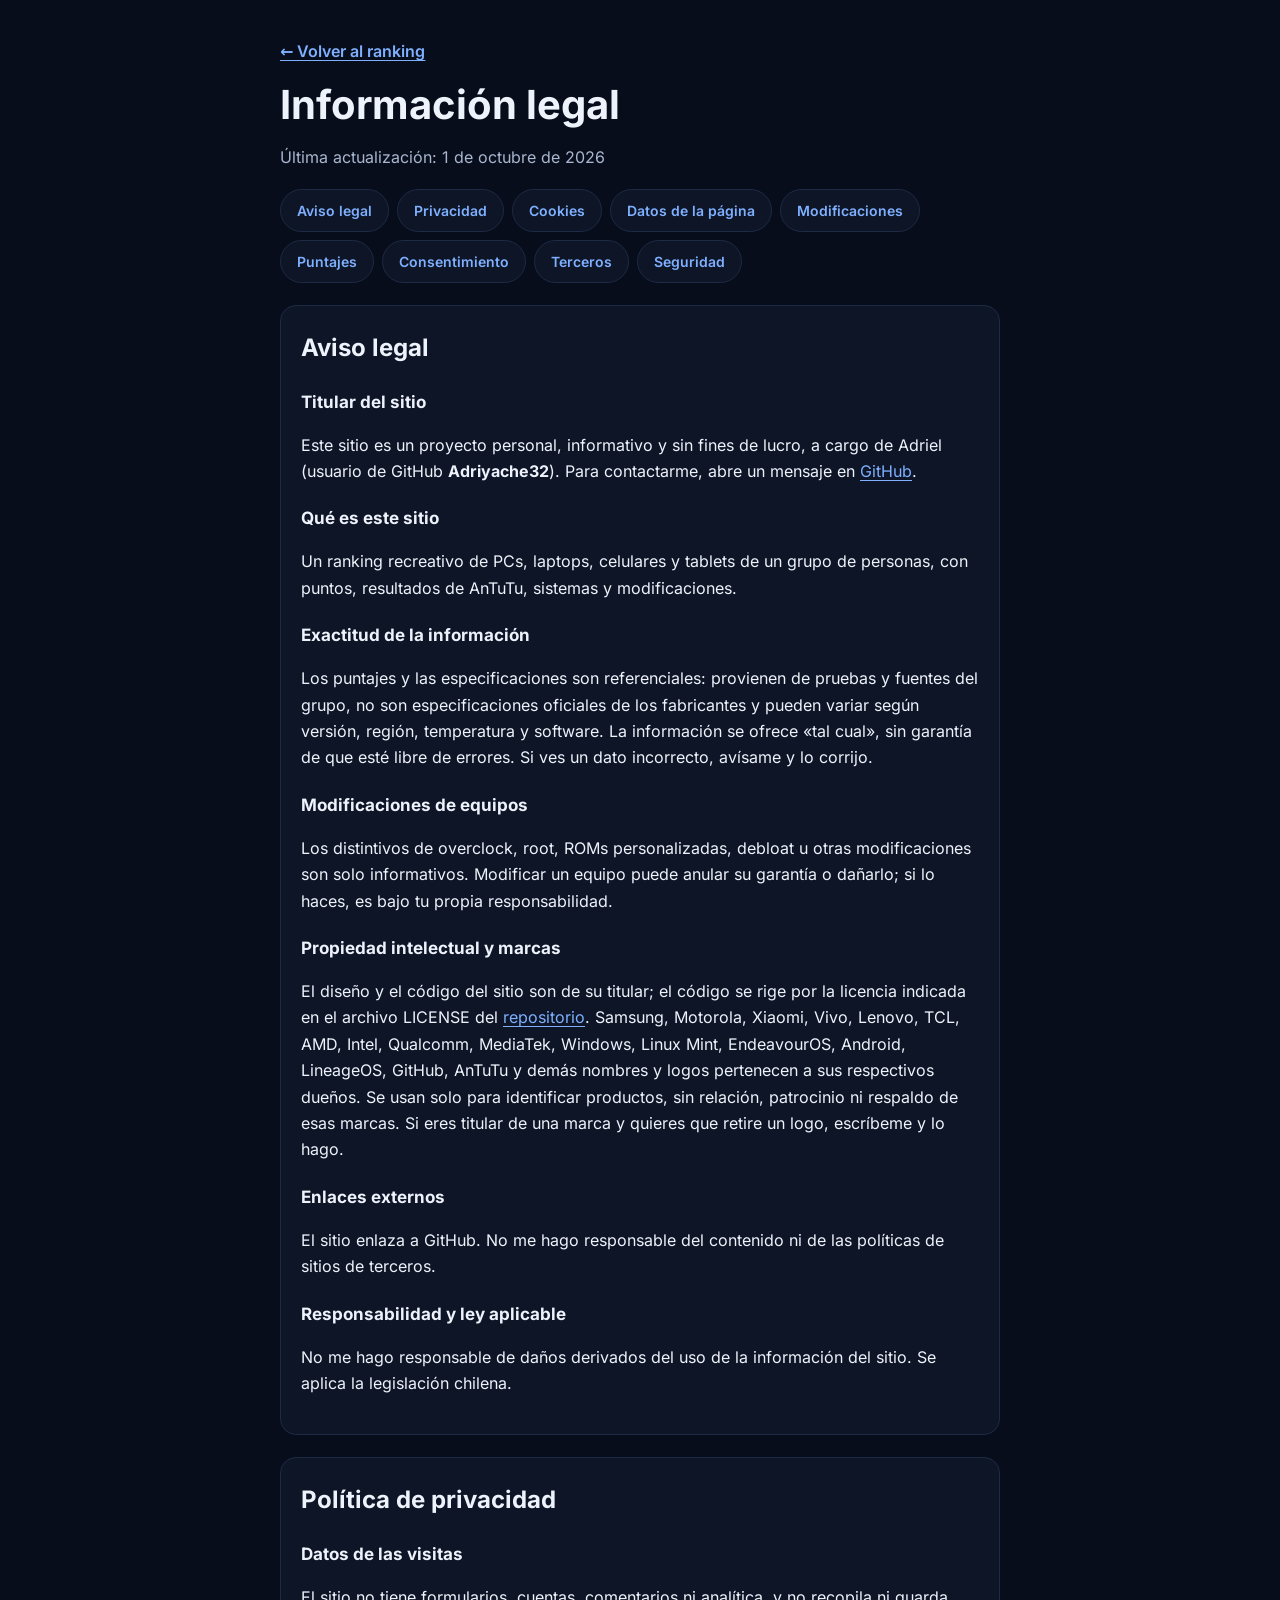
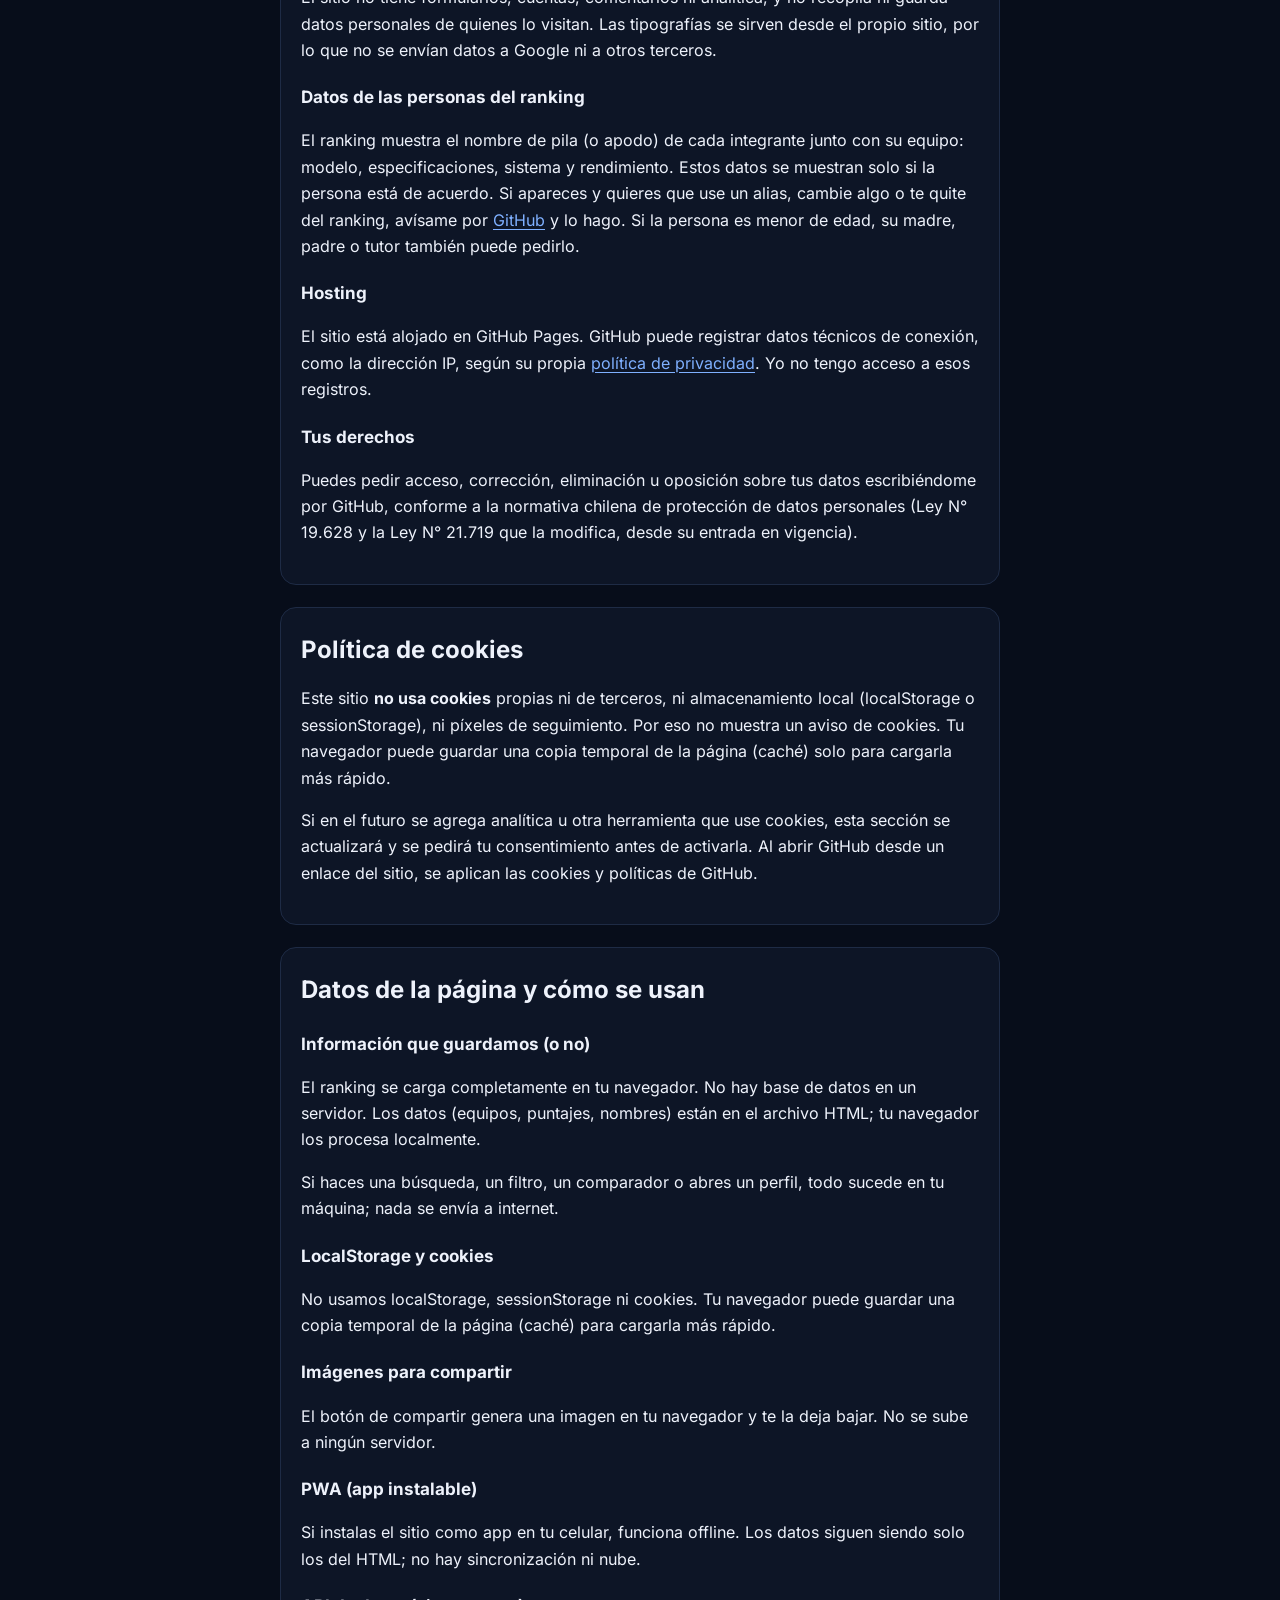
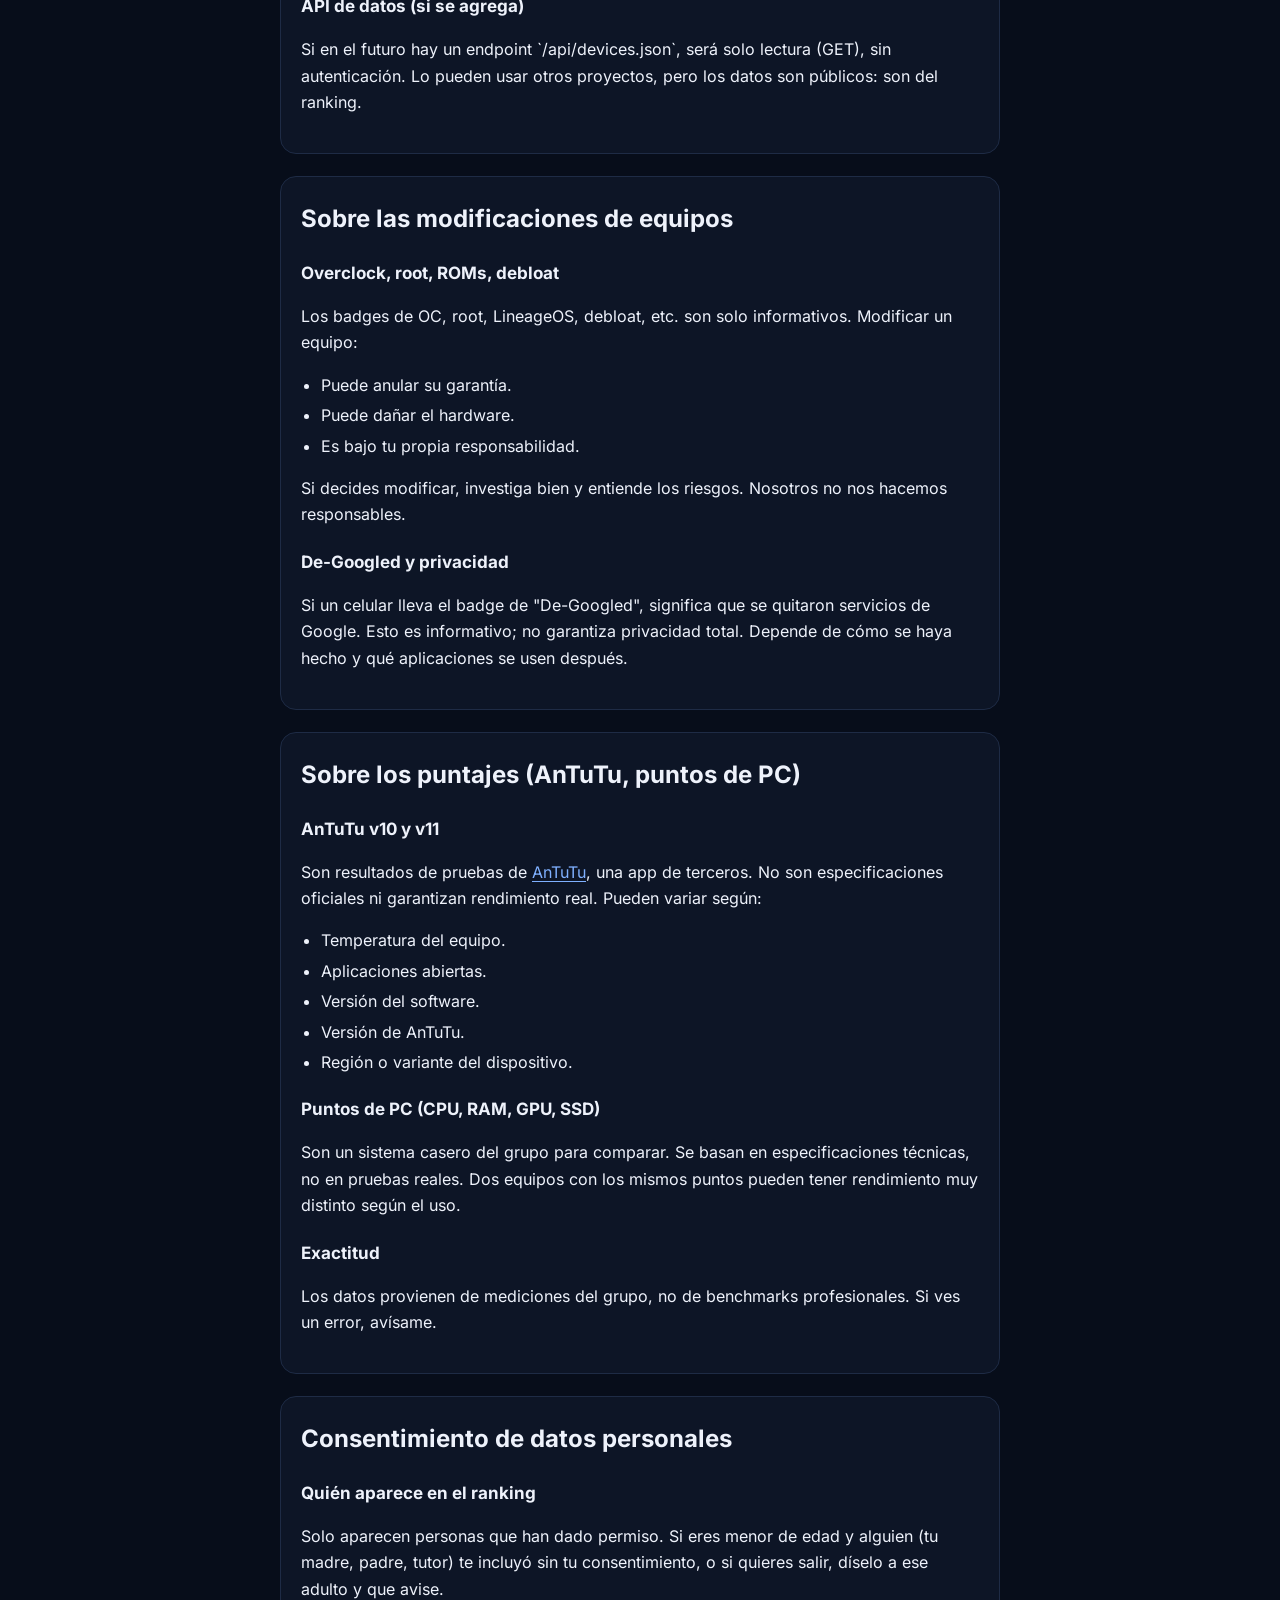
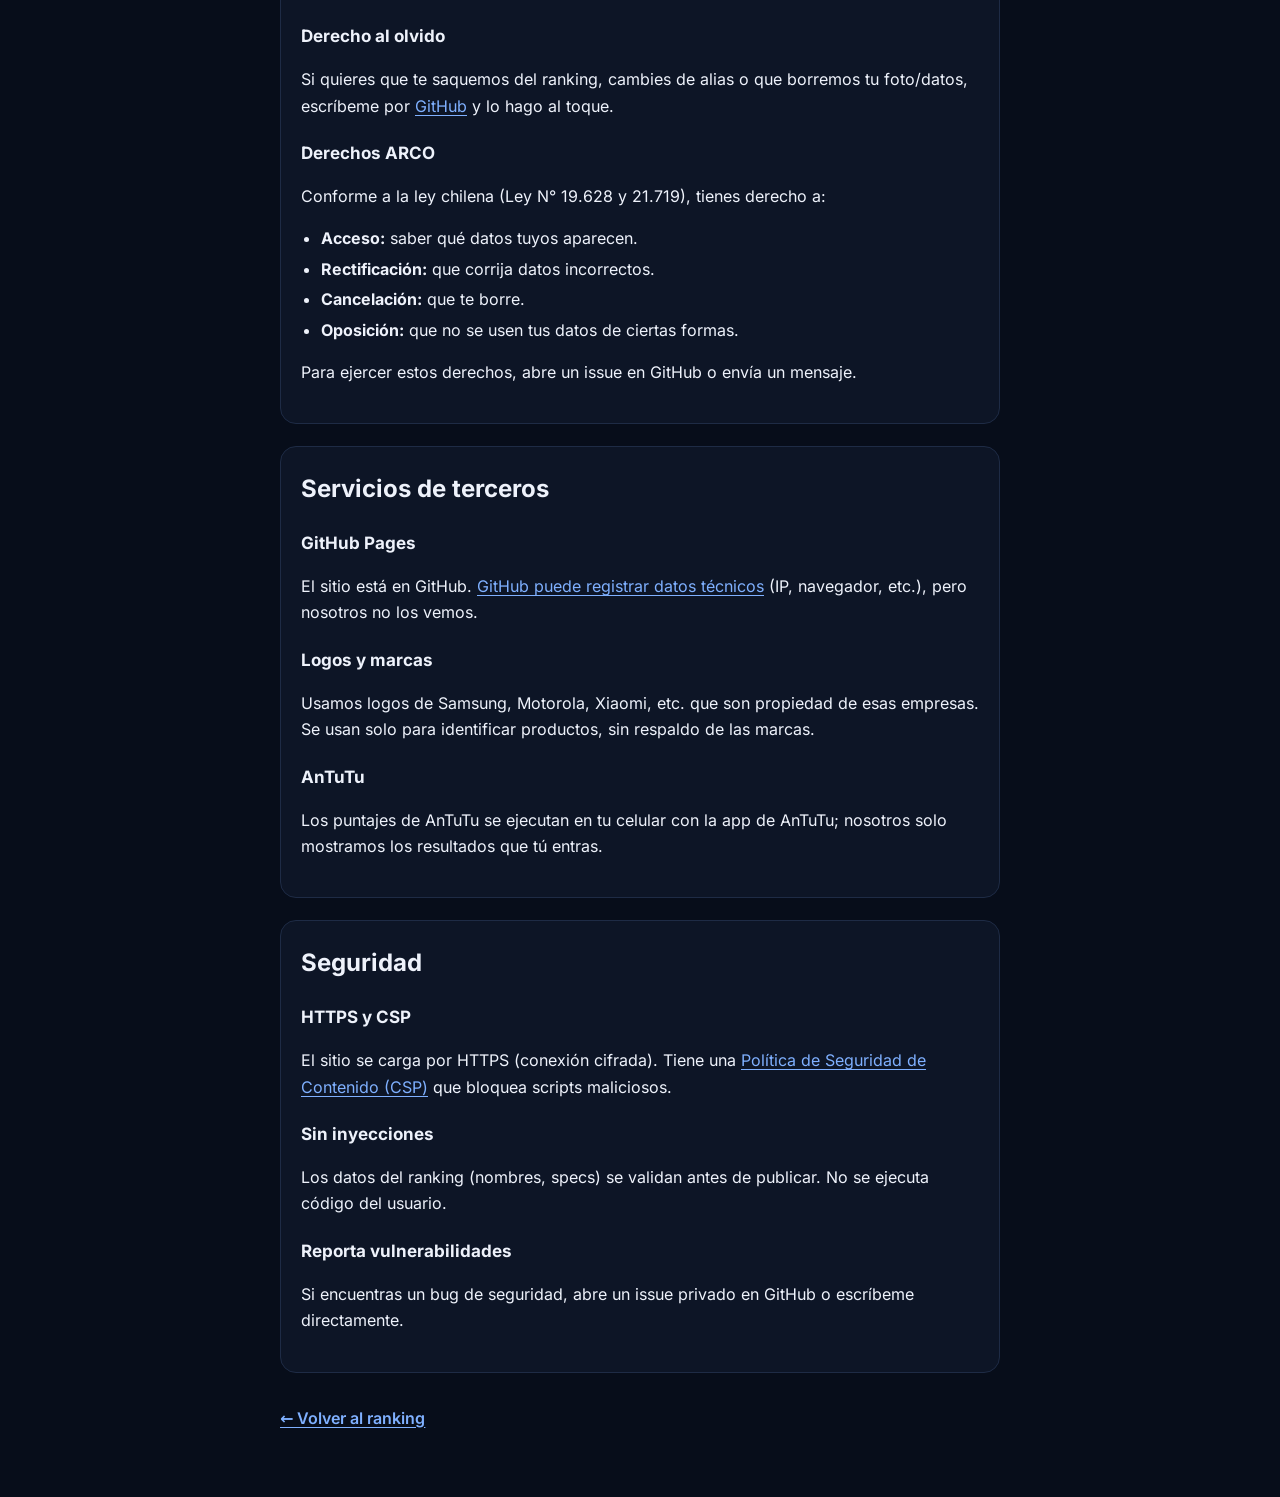
<file: legal.html>
<!DOCTYPE html><html lang="es"><head><meta charset="utf-8"><meta http-equiv="Content-Security-Policy" content="default-src 'self'; img-src 'self' data:; style-src 'self' 'unsafe-inline'; script-src 'none'; font-src 'self'; connect-src 'none'; object-src 'none'; base-uri 'none'; form-action 'none'; upgrade-insecure-requests"><meta name="viewport" content="width=device-width,initial-scale=1,viewport-fit=cover"><meta name="theme-color" content="#070d1a"><meta name="referrer" content="strict-origin-when-cross-origin"><title>Aviso legal, privacidad y cookies | Ranking Patoviciado</title><meta name="description" content="Aviso legal, política de privacidad y política de cookies del sitio Ranking Patoviciado."><meta name="robots" content="index,follow"><link rel="canonical" href="https://adriyache32.github.io/legal.html"><link rel="icon" href="favicon.svg" type="image/svg+xml"><link rel="preload" href="fonts/inter-latin.woff2" as="font" type="font/woff2" crossorigin><style>@font-face{font-family:Inter;font-style:normal;font-weight:100 900;font-display:swap;src:url(fonts/inter-latin.woff2) format('woff2');unicode-range:U+0000-00FF,U+0131,U+0152-0153,U+02BB-02BC,U+02C6,U+02DA,U+02DC,U+0304,U+0308,U+0329,U+2000-206F,U+20AC,U+2122,U+2191,U+2193,U+2212,U+2215,U+FEFF,U+FFFD}
:root{color-scheme:dark;--bg:#070d1a;--sf:#0d1526;--ln:#1e2b45;--tx:#eef2fb;--mu:#a9b6cf;--ac:#7fb0ff}
*{box-sizing:border-box}html{scroll-behavior:smooth;scroll-padding-top:16px}
body{margin:0;background:var(--bg);color:var(--tx);font:16px/1.65 Inter,system-ui,sans-serif;padding:env(safe-area-inset-top,0) 0 env(safe-area-inset-bottom,0)}
.w{max-width:760px;margin:0 auto;padding:28px 20px 56px}
a{color:var(--ac);text-underline-offset:3px}a:hover{color:#bcd5ff}
.back{display:inline-block;padding:10px 0;font-weight:600}
h1{font-size:clamp(28px,6vw,40px);line-height:1.15;margin:8px 0 6px}
h2{font-size:24px;margin:0 0 12px}h3{font-size:17px;margin:20px 0 6px}
.mu{color:var(--mu)}.card{background:var(--sf);border:1px solid var(--ln);border-radius:16px;padding:22px 20px;margin:22px 0}
nav.toc{display:flex;flex-wrap:wrap;gap:8px;margin:18px 0}nav.toc a{border:1px solid var(--ln);border-radius:999px;padding:9px 16px;text-decoration:none;font-weight:600;font-size:14px;background:var(--sf)}
ul{padding-left:20px}li{margin:4px 0}small{color:var(--mu)}</style></head><body><div class="w">
<a class="back" href="ranking-patoviciado.html">← Volver al ranking</a>
<h1>Información legal</h1><p class="mu">Última actualización: 1 de octubre de 2026</p>
<nav class="toc" aria-label="Secciones">
<a href="#aviso">Aviso legal</a>
<a href="#privacidad">Privacidad</a>
<a href="#cookies">Cookies</a>
<a href="#datos">Datos de la página</a>
<a href="#modificaciones">Modificaciones</a>
<a href="#benchmark">Puntajes</a>
<a href="#consentimiento">Consentimiento</a>
<a href="#terceros">Terceros</a>
<a href="#seguridad">Seguridad</a>
</nav>

<section class="card" id="aviso"><h2>Aviso legal</h2>
<h3>Titular del sitio</h3><p>Este sitio es un proyecto personal, informativo y sin fines de lucro, a cargo de Adriel (usuario de GitHub <b>Adriyache32</b>). Para contactarme, abre un mensaje en <a href="https://github.com/Adriyache32/Adriyache32.github.io/issues" target="_blank" rel="noopener">GitHub</a>.</p>
<h3>Qué es este sitio</h3><p>Un ranking recreativo de PCs, laptops, celulares y tablets de un grupo de personas, con puntos, resultados de AnTuTu, sistemas y modificaciones.</p>
<h3>Exactitud de la información</h3><p>Los puntajes y las especificaciones son referenciales: provienen de pruebas y fuentes del grupo, no son especificaciones oficiales de los fabricantes y pueden variar según versión, región, temperatura y software. La información se ofrece «tal cual», sin garantía de que esté libre de errores. Si ves un dato incorrecto, avísame y lo corrijo.</p>
<h3>Modificaciones de equipos</h3><p>Los distintivos de overclock, root, ROMs personalizadas, debloat u otras modificaciones son solo informativos. Modificar un equipo puede anular su garantía o dañarlo; si lo haces, es bajo tu propia responsabilidad.</p>
<h3>Propiedad intelectual y marcas</h3><p>El diseño y el código del sitio son de su titular; el código se rige por la licencia indicada en el archivo LICENSE del <a href="https://github.com/Adriyache32/Adriyache32.github.io" target="_blank" rel="noopener">repositorio</a>. Samsung, Motorola, Xiaomi, Vivo, Lenovo, TCL, AMD, Intel, Qualcomm, MediaTek, Windows, Linux Mint, EndeavourOS, Android, LineageOS, GitHub, AnTuTu y demás nombres y logos pertenecen a sus respectivos dueños. Se usan solo para identificar productos, sin relación, patrocinio ni respaldo de esas marcas. Si eres titular de una marca y quieres que retire un logo, escríbeme y lo hago.</p>
<h3>Enlaces externos</h3><p>El sitio enlaza a GitHub. No me hago responsable del contenido ni de las políticas de sitios de terceros.</p>
<h3>Responsabilidad y ley aplicable</h3><p>No me hago responsable de daños derivados del uso de la información del sitio. Se aplica la legislación chilena.</p></section>

<section class="card" id="privacidad"><h2>Política de privacidad</h2>
<h3>Datos de las visitas</h3><p>El sitio no tiene formularios, cuentas, comentarios ni analítica, y no recopila ni guarda datos personales de quienes lo visitan. Las tipografías se sirven desde el propio sitio, por lo que no se envían datos a Google ni a otros terceros.</p>
<h3>Datos de las personas del ranking</h3><p>El ranking muestra el nombre de pila (o apodo) de cada integrante junto con su equipo: modelo, especificaciones, sistema y rendimiento. Estos datos se muestran solo si la persona está de acuerdo. Si apareces y quieres que use un alias, cambie algo o te quite del ranking, avísame por <a href="https://github.com/Adriyache32/Adriyache32.github.io/issues" target="_blank" rel="noopener">GitHub</a> y lo hago. Si la persona es menor de edad, su madre, padre o tutor también puede pedirlo.</p>
<h3>Hosting</h3><p>El sitio está alojado en GitHub Pages. GitHub puede registrar datos técnicos de conexión, como la dirección IP, según su propia <a href="https://docs.github.com/en/site-policy/privacy-policies/github-general-privacy-statement" target="_blank" rel="noopener">política de privacidad</a>. Yo no tengo acceso a esos registros.</p>
<h3>Tus derechos</h3><p>Puedes pedir acceso, corrección, eliminación u oposición sobre tus datos escribiéndome por GitHub, conforme a la normativa chilena de protección de datos personales (Ley N° 19.628 y la Ley N° 21.719 que la modifica, desde su entrada en vigencia).</p></section>

<section class="card" id="cookies"><h2>Política de cookies</h2>
<p>Este sitio <b>no usa cookies</b> propias ni de terceros, ni almacenamiento local (localStorage o sessionStorage), ni píxeles de seguimiento. Por eso no muestra un aviso de cookies. Tu navegador puede guardar una copia temporal de la página (caché) solo para cargarla más rápido.</p>
<p>Si en el futuro se agrega analítica u otra herramienta que use cookies, esta sección se actualizará y se pedirá tu consentimiento antes de activarla. Al abrir GitHub desde un enlace del sitio, se aplican las cookies y políticas de GitHub.</p></section>
<section class="card" id="datos"><h2>Datos de la página y cómo se usan</h2>
<h3>Información que guardamos (o no)</h3>
<p>El ranking se carga completamente en tu navegador. No hay base de datos en un servidor. Los datos (equipos, puntajes, nombres) están en el archivo HTML; tu navegador los procesa localmente.</p>
<p>Si haces una búsqueda, un filtro, un comparador o abres un perfil, todo sucede en tu máquina; nada se envía a internet.</p>
<h3>LocalStorage y cookies</h3>
<p>No usamos localStorage, sessionStorage ni cookies. Tu navegador puede guardar una copia temporal de la página (caché) para cargarla más rápido.</p>
<h3>Imágenes para compartir</h3>
<p>El botón de compartir genera una imagen en tu navegador y te la deja bajar. No se sube a ningún servidor.</p>
<h3>PWA (app instalable)</h3>
<p>Si instalas el sitio como app en tu celular, funciona offline. Los datos siguen siendo solo los del HTML; no hay sincronización ni nube.</p>
<h3>API de datos (si se agrega)</h3>
<p>Si en el futuro hay un endpoint `/api/devices.json`, será solo lectura (GET), sin autenticación. Lo pueden usar otros proyectos, pero los datos son públicos: son del ranking.</p></section>

<section class="card" id="modificaciones"><h2>Sobre las modificaciones de equipos</h2>
<h3>Overclock, root, ROMs, debloat</h3>
<p>Los badges de OC, root, LineageOS, debloat, etc. son solo informativos. Modificar un equipo:</p>
<ul><li>Puede anular su garantía.</li><li>Puede dañar el hardware.</li><li>Es bajo tu propia responsabilidad.</li></ul>
<p>Si decides modificar, investiga bien y entiende los riesgos. Nosotros no nos hacemos responsables.</p>
<h3>De-Googled y privacidad</h3>
<p>Si un celular lleva el badge de "De-Googled", significa que se quitaron servicios de Google. Esto es informativo; no garantiza privacidad total. Depende de cómo se haya hecho y qué aplicaciones se usen después.</p></section>

<section class="card" id="benchmark"><h2>Sobre los puntajes (AnTuTu, puntos de PC)</h2>
<h3>AnTuTu v10 y v11</h3>
<p>Son resultados de pruebas de <a href="https://www.antutu.com" target="_blank" rel="noopener">AnTuTu</a>, una app de terceros. No son especificaciones oficiales ni garantizan rendimiento real. Pueden variar según:</p>
<ul><li>Temperatura del equipo.</li><li>Aplicaciones abiertas.</li><li>Versión del software.</li><li>Versión de AnTuTu.</li><li>Región o variante del dispositivo.</li></ul>
<h3>Puntos de PC (CPU, RAM, GPU, SSD)</h3>
<p>Son un sistema casero del grupo para comparar. Se basan en especificaciones técnicas, no en pruebas reales. Dos equipos con los mismos puntos pueden tener rendimiento muy distinto según el uso.</p>
<h3>Exactitud</h3>
<p>Los datos provienen de mediciones del grupo, no de benchmarks profesionales. Si ves un error, avísame.</p></section>

<section class="card" id="consentimiento"><h2>Consentimiento de datos personales</h2>
<h3>Quién aparece en el ranking</h3>
<p>Solo aparecen personas que han dado permiso. Si eres menor de edad y alguien (tu madre, padre, tutor) te incluyó sin tu consentimiento, o si quieres salir, díselo a ese adulto y que avise.</p>
<h3>Derecho al olvido</h3>
<p>Si quieres que te saquemos del ranking, cambies de alias o que borremos tu foto/datos, escríbeme por <a href="https://github.com/Adriyache32/Adriyache32.github.io/issues" target="_blank" rel="noopener">GitHub</a> y lo hago al toque.</p>
<h3>Derechos ARCO</h3>
<p>Conforme a la ley chilena (Ley N° 19.628 y 21.719), tienes derecho a:</p>
<ul><li><b>Acceso:</b> saber qué datos tuyos aparecen.</li><li><b>Rectificación:</b> que corrija datos incorrectos.</li><li><b>Cancelación:</b> que te borre.</li><li><b>Oposición:</b> que no se usen tus datos de ciertas formas.</li></ul>
<p>Para ejercer estos derechos, abre un issue en GitHub o envía un mensaje.</p></section>

<section class="card" id="terceros"><h2>Servicios de terceros</h2>
<h3>GitHub Pages</h3>
<p>El sitio está en GitHub. <a href="https://docs.github.com/en/site-policy/privacy-policies/github-general-privacy-statement" target="_blank" rel="noopener">GitHub puede registrar datos técnicos</a> (IP, navegador, etc.), pero nosotros no los vemos.</p>
<h3>Logos y marcas</h3>
<p>Usamos logos de Samsung, Motorola, Xiaomi, etc. que son propiedad de esas empresas. Se usan solo para identificar productos, sin respaldo de las marcas.</p>
<h3>AnTuTu</h3>
<p>Los puntajes de AnTuTu se ejecutan en tu celular con la app de AnTuTu; nosotros solo mostramos los resultados que tú entras.</p></section>

<section class="card" id="seguridad"><h2>Seguridad</h2>
<h3>HTTPS y CSP</h3>
<p>El sitio se carga por HTTPS (conexión cifrada). Tiene una <a href="https://developer.mozilla.org/en-US/docs/Web/HTTP/CSP" target="_blank" rel="noopener">Política de Seguridad de Contenido (CSP)</a> que bloquea scripts maliciosos.</p>
<h3>Sin inyecciones</h3>
<p>Los datos del ranking (nombres, specs) se validan antes de publicar. No se ejecuta código del usuario.</p>
<h3>Reporta vulnerabilidades</h3>
<p>Si encuentras un bug de seguridad, abre un issue privado en GitHub o escríbeme directamente.</p></section>
</section>
<a class="back" href="ranking-patoviciado.html">← Volver al ranking</a></div></body></html>
</file>
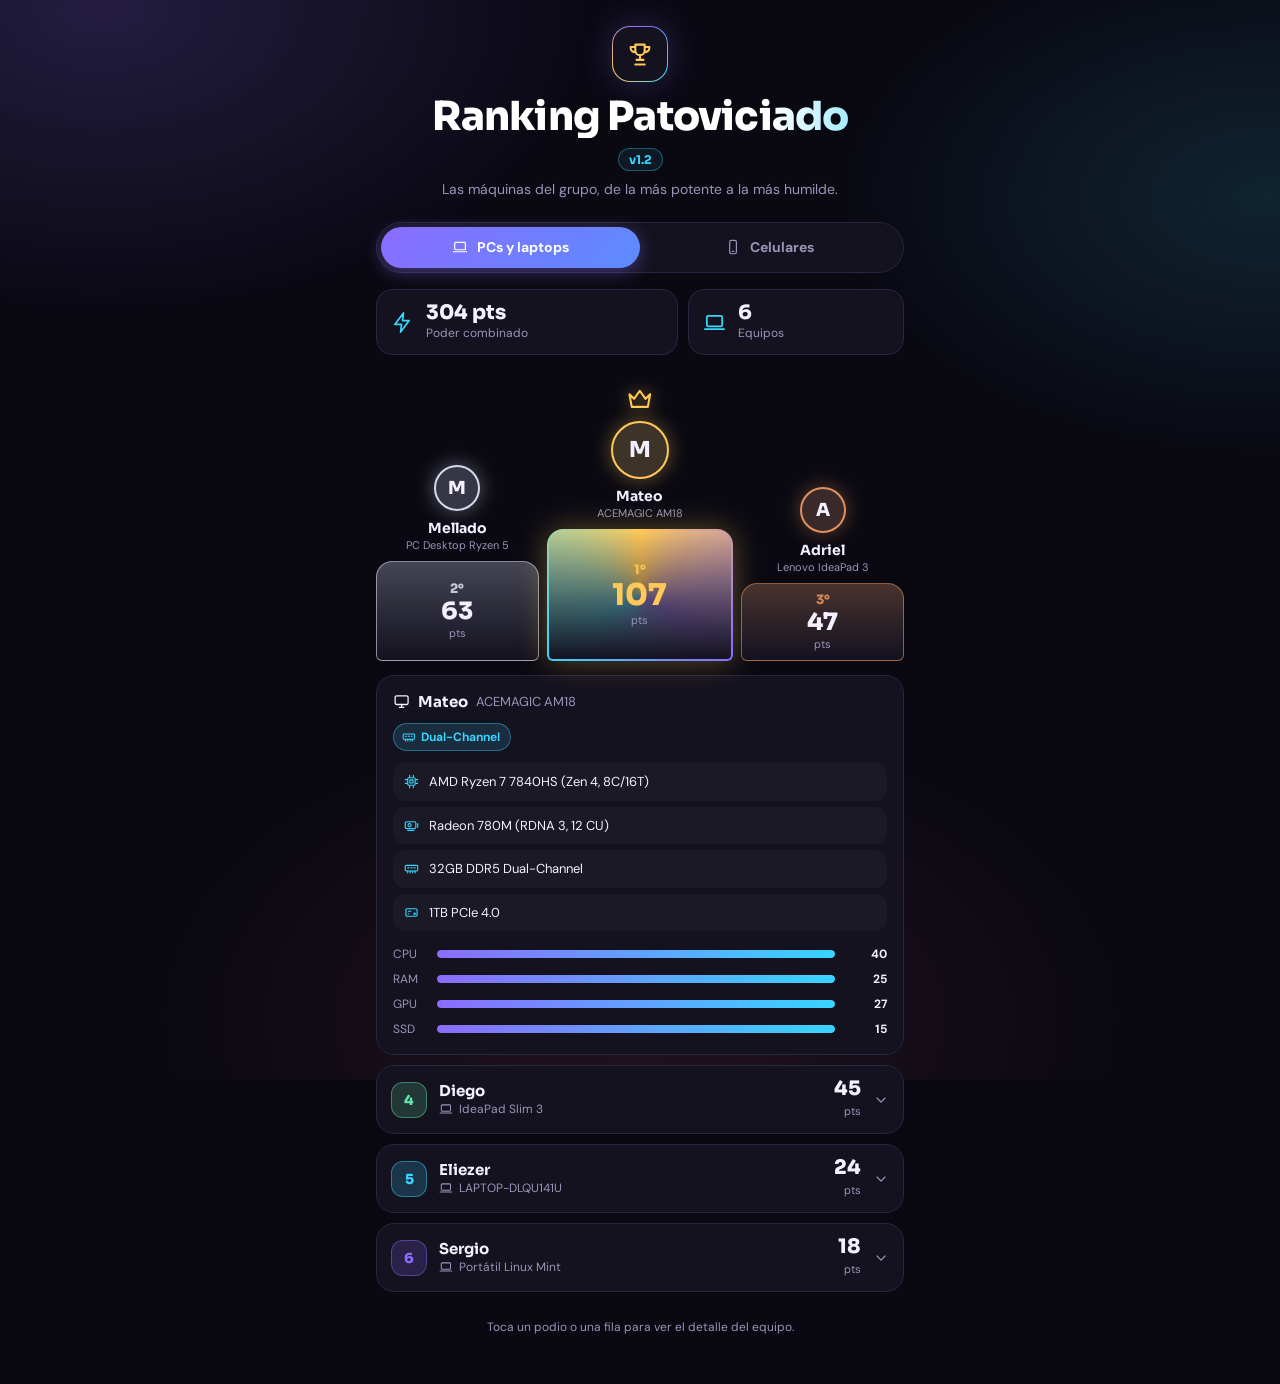
<file: ranking-patoviciado-v1.2.html>
<!DOCTYPE html>
<html lang="es">
<head>
<meta charset="utf-8">
<meta name="viewport" content="width=device-width,initial-scale=1,viewport-fit=cover">
<title>Ranking Patoviciado</title>
<link rel="preconnect" href="https://fonts.googleapis.com">
<link href="https://fonts.googleapis.com/css2?family=Sora:wght@500;700;800&family=DM+Sans:wght@400;500;700&display=swap" rel="stylesheet">
<style>
@property --a{syntax:'<angle>';inherits:false;initial-value:0deg}
:root{--bg:#0a0912;--sf:#14121f;--ln:#2a2540;--tx:#f3f0ff;--mu:#9a94b8;--vi:#8b6cff;--cy:#38d5ff;--au:#ffc857;--ag:#d3daea;--cu:#e0915a;--ro:#ff6b8a;--gr:#5ee6a8;color-scheme:dark;box-sizing:border-box;padding-top:env(safe-area-inset-top,0px);padding-bottom:env(safe-area-inset-bottom,0px)}
html{scroll-padding-top:env(safe-area-inset-top,0px)}
*,*::before,*::after{box-sizing:inherit;margin:0;padding:0}
body{background:var(--bg);color:var(--tx);font:400 14px/1.5 'DM Sans',system-ui,sans-serif;overflow-x:hidden}
body::before{content:'';position:fixed;inset:-20%;z-index:-1;background:radial-gradient(40% 35% at 20% 15%,#8b6cff33,transparent 70%),radial-gradient(35% 30% at 85% 30%,#38d5ff22,transparent 70%),radial-gradient(40% 35% at 50% 95%,#ff6b8a1a,transparent 70%);animation:drift 22s ease-in-out infinite alternate}
@keyframes drift{to{transform:translate3d(4%,3%,0) scale(1.08)}}
button{font:inherit;color:inherit;background:none;border:0;cursor:pointer}
:focus-visible{outline:2px solid var(--cy);outline-offset:2px}
.i{width:1.15em;height:1.15em;fill:none;stroke:currentColor;stroke-width:1.8;stroke-linecap:round;stroke-linejoin:round;flex:none}
.wrap{max-width:560px;margin:0 auto;padding:26px 16px 48px}
header{text-align:center}
.logo{width:56px;height:56px;margin:0 auto 14px;border-radius:18px;display:grid;place-items:center;font-size:26px;color:var(--au);border:1.5px solid transparent;background:linear-gradient(var(--sf),var(--sf)) padding-box,conic-gradient(from var(--a),var(--vi),var(--cy),var(--au),var(--vi)) border-box;animation:spin 5s linear infinite;box-shadow:0 0 34px #8b6cff44}
@keyframes spin{to{--a:360deg}}
h1{font:800 clamp(30px,9vw,40px)/1.05 Sora,sans-serif;letter-spacing:-.02em;background:linear-gradient(100deg,#fff 30%,var(--cy),var(--vi),#fff 70%);background-size:250% 100%;-webkit-background-clip:text;background-clip:text;-webkit-text-fill-color:transparent;animation:sh 7s linear infinite}
@keyframes sh{to{background-position:-250% 0}}
header p{color:var(--mu);margin-top:8px}
.tabs{position:relative;display:grid;grid-template-columns:1fr 1fr;margin:22px 0 0;background:var(--sf);border:1px solid var(--ln);border-radius:999px;padding:4px}
.tabs i{position:absolute;top:4px;bottom:4px;left:4px;width:calc(50% - 4px);border-radius:999px;background:linear-gradient(135deg,var(--vi),#5b8cff);box-shadow:0 4px 18px #8b6cff66;transition:transform .45s cubic-bezier(.3,1.3,.5,1)}
.tabs[data-t=cel] i{transform:translateX(100%)}
.tabs button{position:relative;z-index:1;display:flex;gap:8px;align-items:center;justify-content:center;padding:10px;font-weight:700;border-radius:999px;color:var(--mu);transition:color .3s}
.tabs button[aria-selected=true]{color:#fff}
.stats{display:grid;grid-template-columns:1.4fr 1fr;gap:10px;margin-top:16px}
.st{display:flex;gap:12px;align-items:center;padding:12px 14px;background:var(--sf);border:1px solid var(--ln);border-radius:16px;font-size:20px;color:var(--cy)}
.st em{display:block;font:800 20px/1.1 Sora,sans-serif;font-style:normal;color:var(--tx)}
.st small{display:block;font-size:12px;color:var(--mu)}
.pod{display:grid;grid-template-columns:1fr 1.15fr 1fr;gap:8px;align-items:end;margin:30px 0 14px}
.pk{position:relative;text-align:center;display:flex;flex-direction:column;align-items:center;min-width:0}
.cr{font-size:24px;color:var(--au);margin-bottom:-2px;animation:fl 3s ease-in-out infinite;filter:drop-shadow(0 0 8px #ffc857aa)}
@keyframes fl{50%{transform:translateY(-4px)}}
.av{width:46px;height:46px;border-radius:50%;display:grid;place-items:center;font:800 18px Sora,sans-serif;background:color-mix(in srgb,var(--c) 18%,var(--sf));border:2px solid var(--c);box-shadow:0 0 20px color-mix(in srgb,var(--c) 40%,transparent)}
.r1 .av{width:58px;height:58px;font-size:22px}
.pk b{margin-top:8px;font:700 14px Sora,sans-serif;max-width:100%;overflow:hidden;text-overflow:ellipsis;white-space:nowrap}
.pk .dv{font-size:11px;color:var(--mu);max-width:100%;overflow:hidden;text-overflow:ellipsis;white-space:nowrap;margin-bottom:8px}
.blk{width:100%;height:var(--h);display:flex;flex-direction:column;align-items:center;justify-content:center;gap:2px;border-radius:16px 16px 6px 6px;background:linear-gradient(180deg,color-mix(in srgb,var(--c) 26%,var(--sf)),var(--sf));border:1.5px solid color-mix(in srgb,var(--c) 60%,transparent);animation:rise .9s cubic-bezier(.2,.9,.2,1) var(--d) both;transition:transform .3s}
.pk:hover .blk{transform:translateY(-3px)}
.pk[aria-pressed=true] .blk{box-shadow:0 0 30px color-mix(in srgb,var(--c) 35%,transparent)}
.r1 .blk{border:2px solid transparent;background:linear-gradient(180deg,#ffc85733,var(--sf)) padding-box,conic-gradient(from var(--a),var(--au),var(--vi),var(--cy),var(--au)) border-box;animation:rise .9s cubic-bezier(.2,.9,.2,1) var(--d) both,spin 4s linear infinite}
@keyframes rise{from{transform:translateY(46px);opacity:0}}
.num{font:800 13px Sora,sans-serif;color:var(--c);opacity:.9}
.blk em{font:800 24px/1 Sora,sans-serif;font-style:normal}
.r1 .blk em{font-size:30px;color:var(--au)}
.blk small,.sc small{font-size:11px;color:var(--mu)}
.spot,.row{background:var(--sf);border:1px solid var(--ln);border-radius:18px}
.spot{padding:16px}
.sh{display:flex;align-items:center;gap:8px;margin-bottom:12px;font:700 15px Sora,sans-serif}
.sh span{font:400 13px 'DM Sans',sans-serif;color:var(--mu)}
.row{margin-top:10px;overflow:hidden;transition:border-color .3s,box-shadow .3s}
.row.open{border-color:color-mix(in srgb,var(--c) 55%,transparent);box-shadow:0 0 26px color-mix(in srgb,var(--c) 18%,transparent)}
.rh{display:flex;align-items:center;gap:12px;width:100%;padding:12px 14px;text-align:left}
.rn{flex:none;width:36px;height:36px;border-radius:12px;display:grid;place-items:center;font:800 14px Sora,sans-serif;color:var(--c);background:color-mix(in srgb,var(--c) 18%,transparent);border:1px solid color-mix(in srgb,var(--c) 45%,transparent)}
.ti{flex:1;min-width:0}
.ti b{display:block;font:700 15px Sora,sans-serif}
.ti small{display:flex;align-items:center;gap:6px;font-size:12px;color:var(--mu);white-space:nowrap;overflow:hidden;text-overflow:ellipsis}
.sc{text-align:right}
.sc em{display:block;font:800 20px/1.1 Sora,sans-serif;font-style:normal}
.rh>.i{color:var(--mu);transition:transform .4s}
.open .rh>.i{transform:rotate(180deg)}
.rb{display:grid;grid-template-rows:0fr;transition:grid-template-rows .45s cubic-bezier(.2,.9,.2,1)}
.open .rb{grid-template-rows:1fr}
.rb>div{overflow:hidden}
.rb .dt{padding:2px 14px 16px}
.bgs{display:flex;flex-wrap:wrap;gap:6px;margin-bottom:12px}
.bg{display:inline-flex;align-items:center;gap:5px;padding:4px 10px 4px 8px;border-radius:999px;font-size:12px;font-weight:700;color:var(--c);background:color-mix(in srgb,var(--c) 14%,transparent);border:1px solid color-mix(in srgb,var(--c) 40%,transparent)}
.sps{display:grid;gap:6px;margin-bottom:14px}
.sp{display:flex;gap:10px;align-items:flex-start;padding:9px 11px;border-radius:12px;background:#ffffff08;font-size:13px}
.sp .i{margin-top:2px;color:var(--cy)}
.bar{display:grid;grid-template-columns:34px 1fr 42px;gap:10px;align-items:center;margin-top:7px;font-size:12px;color:var(--mu)}
.bar b{text-align:right;color:var(--tx)}
.trk{height:8px;border-radius:9px;background:#ffffff10;overflow:hidden}
.fl{height:100%;width:0;border-radius:9px;background:linear-gradient(90deg,var(--vi),var(--cy));box-shadow:0 0 12px #38d5ff66;transition:width 1.1s cubic-bezier(.2,.9,.2,1)}
footer{margin-top:26px;text-align:center;font-size:12px;color:var(--mu)}
@media(prefers-reduced-motion:reduce){*,*::before,*::after{animation:none!important;transition:none!important}}
.ver{display:inline-block;margin-top:10px;padding:3px 10px;border-radius:999px;font:700 12px Sora,sans-serif;color:var(--cy);border:1px solid #38d5ff55;background:#38d5ff14}
</style>
</head>
<body data-prompt="Mejora este ranking patoviciado: mantén los datos de hardware, mejora animaciones, íconos y badges, y asegúrate de que siga siendo mobile-first, accesible y de un solo archivo HTML.">
<svg width="0" height="0" style="position:absolute" aria-hidden="true">
<symbol id="cpu" viewBox="0 0 24 24"><rect x="6" y="6" width="12" height="12" rx="2"/><rect x="9.5" y="9.5" width="5" height="5"/><path d="M9 2v3M15 2v3M9 19v3M15 19v3M2 9h3M2 15h3M19 9h3M19 15h3"/></symbol>
<symbol id="gpu" viewBox="0 0 24 24"><rect x="2" y="6" width="17" height="11" rx="2"/><circle cx="9" cy="11.5" r="2.5"/><path d="M22 9v6M6 20h10"/></symbol>
<symbol id="ram" viewBox="0 0 24 24"><rect x="2" y="7" width="20" height="9" rx="1.5"/><path d="M6 16v3M10 16v3M14 16v3M18 16v3M6 11h2M11 11h2M16 11h2"/></symbol>
<symbol id="ssd" viewBox="0 0 24 24"><rect x="3" y="6" width="18" height="12" rx="2"/><path d="M7 10h4M7 14h1"/><circle cx="17" cy="14" r="1"/></symbol>
<symbol id="bolt" viewBox="0 0 24 24"><path d="M13 2 4 14h7l-1 8 9-12h-7z"/></symbol>
<symbol id="laptop" viewBox="0 0 24 24"><rect x="4" y="5" width="16" height="11" rx="1.5"/><path d="M2 19h20"/></symbol>
<symbol id="phone" viewBox="0 0 24 24"><rect x="7" y="2" width="10" height="20" rx="2.5"/><path d="M11 18.5h2"/></symbol>
<symbol id="tab" viewBox="0 0 24 24"><rect x="4" y="3" width="16" height="18" rx="2.5"/><path d="M11 18h2"/></symbol>
<symbol id="desk" viewBox="0 0 24 24"><rect x="3" y="4" width="18" height="12" rx="2"/><path d="M9 20h6M12 16v4"/></symbol>
<symbol id="term" viewBox="0 0 24 24"><rect x="3" y="4" width="18" height="16" rx="2"/><path d="m7 9 3 3-3 3M13 15h4"/></symbol>
<symbol id="shield" viewBox="0 0 24 24"><path d="M12 3 4 6v6c0 5 3.5 8 8 9 4.5-1 8-4 8-9V6z"/></symbol>
<symbol id="layers" viewBox="0 0 24 24"><path d="m12 3 9 5-9 5-9-5zM3 13l9 5 9-5"/></symbol>
<symbol id="minus" viewBox="0 0 24 24"><circle cx="12" cy="12" r="9"/><path d="M8 12h8"/></symbol>
<symbol id="pad" viewBox="0 0 24 24"><rect x="2" y="7" width="20" height="11" rx="5"/><path d="M7 10v5M4.5 12.5h5M16 11.5h.01M18.5 13.5h.01"/></symbol>
<symbol id="warn" viewBox="0 0 24 24"><path d="M12 3 2 21h20z"/><path d="M12 10v5M12 18h.01"/></symbol>
<symbol id="check" viewBox="0 0 24 24"><path d="m5 12 5 5 9-10"/></symbol>
<symbol id="crown" viewBox="0 0 24 24"><path d="m3 8 4 4 5-7 5 7 4-4-2 11H5z"/></symbol>
<symbol id="chev" viewBox="0 0 24 24"><path d="m6 9 6 6 6-6"/></symbol>
<symbol id="trophy" viewBox="0 0 24 24"><path d="M8 4h8v5a4 4 0 0 1-8 0zM8 6H4v1a3 3 0 0 0 4 3M16 6h4v1a3 3 0 0 1-4 3M12 13v4M8 21h8M9 17h6"/></symbol>
</svg>
<div class="wrap">
<header>
<div class="logo"><svg class="i" style="width:28px;height:28px"><use href="#trophy"/></svg></div>
<h1>Ranking Patoviciado</h1>
<span class="ver">v1.2</span><p>Las máquinas del grupo, de la más potente a la más humilde.</p>
</header>
<div class="tabs" id="tabs" data-t="pc" role="tablist">
<i></i>
<button role="tab" data-t="pc" aria-selected="true"><svg class="i"><use href="#laptop"/></svg>PCs y laptops</button>
<button role="tab" data-t="cel" aria-selected="false"><svg class="i"><use href="#phone"/></svg>Celulares</button>
</div>
<main id="view"></main>
<footer>Toca un podio o una fila para ver el detalle del equipo.</footer>
</div>
<script>
const I=n=>`<svg class="i" aria-hidden="true"><use href="#${n}"/></svg>`;
const BG={oc:['bolt','Overclock','--au'],dual:['ram','Dual-Channel','--cy'],single:['warn','Single-Channel','--ro'],linux:['term','Linux Mint','--gr'],root:['shield','Root','--vi'],deg:['shield','De-Googled','--vi'],rom:['layers','LineageOS','--vi'],debl:['minus','Debloat','--cy'],game:['pad','Game Mode','--cy'],stock:['check','Stock','--mu'],desk:['desk','Escritorio','--mu'],tab:['tab','Tablet','--mu']};
const bdg=k=>{const[b,t,c]=BG[k];return`<span class="bg" style="--c:var(${c})">${I(b)}${t}</span>`};
const pc=(n,d,s,cpu,gpu,ram,ssd,m,b,ic)=>({n,d,s,b,ic:ic||'laptop',sp:[['cpu',cpu],['gpu',gpu],['ram',ram],['ssd',ssd]],bars:[['CPU',m[0],40],['RAM',m[1],25],['GPU',m[2],27],['SSD',m[3],15]].map(x=>[x[0],x[1]/x[2],x[1]])});
const ph=(n,d,s,v,soc,gpu,st,sw,b,ic)=>({n,d,s,b,ic:ic||'phone',sp:[['cpu',soc],['gpu',gpu],['ssd',st],['layers',sw]],bars:[['v11',s/665,s+'k'],['v10',v/665,'~'+v+'k']]});
const D={
pc:{u:'pts',sfx:'',tot:'304 pts',ic:'laptop',items:[
pc('Mateo','ACEMAGIC AM18',107,'AMD Ryzen 7 7840HS (Zen 4, 8C/16T)','Radeon 780M (RDNA 3, 12 CU)','32GB DDR5 Dual-Channel','1TB PCIe 4.0',[40,25,27,15],['dual'],'desk'),
pc('Mellado','PC Desktop Ryzen 5',63,'AMD Ryzen 5 4600G (Zen 2, 6C/12T, 65W)','Radeon Vega 7 (integrada)','16GB RAM','466GB SSD',[21,18,10,14],['desk'],'desk'),
pc('Adriel','Lenovo IdeaPad 3',47,'Ryzen 5 4500U (Zen 2, 6C/6T) a 3.30 GHz','Vega 6 con overclock','8GB Dual-Channel (4GB soldado + 4GB SO-DIMM)','500GB NVMe',[17,11,10,12],['oc','dual']),
pc('Diego','IdeaPad Slim 3',45,'AMD Ryzen 5 5625U (Zen 3, 6C/12T)','Vega 7 (limitada por memoria)','8GB Single-Channel: cuello de botella de 30-40% en gráfica','180GB SSD',[21,7,9,8],['single']),
pc('Eliezer','LAPTOP-DLQU141U',24,'Intel Core i3-1005G1 (2C/4T)','Intel UHD Graphics G1 (32 EU)','12GB RAM','130GB SSD',[6,13,4,1],['stock']),
pc('Sergio','Portátil Linux Mint',18,'Intel Core i3-6006U (2C/4T, Skylake)','Intel HD Graphics 520 (24 EU)','8GB RAM','329GB SSD',[4,9,3,2],['linux'])]},
cel:{u:'AnTuTu v11',sfx:'k',tot:'4.128k',ic:'phone',items:[
ph('Eliezer','Galaxy A56',665,580,'MediaTek Dimensity 7050 (6nm, 8C)','Mali-G68 MC4','UFS 3.1','Stock, sin modificaciones',['stock']),
ph('Adriel','Moto G71 5G',535,475,'Snapdragon 695 5G (6nm, 8C)','Adreno 619','UFS 2.2','LineageOS + Root, sin servicios de Google',['rom','root','deg']),
ph('Sergio','Moto G85 5G',518,472,'Snapdragon 6s Gen 3 (6nm, 8C)','Adreno 619 · pOLED 120Hz','UFS 2.2','Stock con servicios de Google',['stock']),
ph('Agustín','Moto G53 5G',465,425,'Snapdragon 480+ 5G (8nm, 8C, 2.2 GHz de fábrica)','Adreno 619','UFS 2.2','Sin bloatware, Google restringido, Game Mode',['debl','game']),
ph('Adriel','Redmi Note 9 Pro',448,415,'Snapdragon 720G (8nm, 8C)','Adreno 618','UFS 2.1','LineageOS 22.2 + microG + Root, OC en CPU/GPU',['oc','rom','root']),
ph('Julián','Galaxy A36 5G',445,403,'MediaTek Dimensity 6020 (7nm, 8C)','Mali-G57 MC2','UFS 3.1','Stock',['stock']),
ph('Adriel','Vivo Y53s 5G',438,398,'Snapdragon 480 5G (8nm, 8C)','Adreno 619','UFS 2.1','Overclock + debloat extremo, sin root',['oc','debl','game']),
ph('Mellado','Redmi 10C',332,305,'Snapdragon 680 4G (6nm, 8C)','Adreno 610','UFS 2.2','Stock',['stock']),
ph('Julián','Redmi Pad SE 8.7"',286,272,'MediaTek Helio G99 (12nm, 8C)','Mali-G57 MC2 · IPS 90Hz','eMMC 5.1','Stock',['tab','stock'],'tab'),
ph('Diego','Redmi 14C',268,255,'MediaTek Helio G81 Ultra (12nm, 8C)','Mali-G52 MC2','eMMC 5.1','Stock',['stock'])]}};
const PC=['--au','--ag','--cu'],CC=['#5ee6a8','#38d5ff','#8b6cff','#ff8fd0','#ffb36b','#7ee0e0','#b6a8ff'];
const rm=matchMedia('(prefers-reduced-motion:reduce)').matches;
let tab='pc',sel=0;
const det=x=>`<div class="dt"><div class="bgs">${x.b.map(bdg).join('')}</div><div class="sps">${x.sp.map(s=>`<div class="sp">${I(s[0])}<span>${s[1]}</span></div>`).join('')}</div>${x.bars.map(b=>`<div class="bar"><span>${b[0]}</span><div class="trk"><div class="fl" data-w="${(b[1]*100).toFixed(1)}"></div></div><b>${b[2]}</b></div>`).join('')}</div>`;
const fill=el=>requestAnimationFrame(()=>requestAnimationFrame(()=>el.querySelectorAll('.fl').forEach(f=>f.style.width=f.dataset.w+'%')));
const cnt=(e,sfx)=>{const t=+e.dataset.n;if(rm){e.textContent=t+sfx;return}const t0=performance.now();const f=n=>{const p=Math.min(1,(n-t0)/1200);e.textContent=Math.round(t*(1-Math.pow(1-p,3)))+sfx;if(p<1)requestAnimationFrame(f)};requestAnimationFrame(f)};
const spot=(S)=>{const x=S.items[sel];return`<div class="sh">${I(x.ic)}${x.n}<span>${x.d}</span></div>${det(x)}`};
function render(){
const S=D[tab],L=S.items,v=document.getElementById('view');
const pod=[1,0,2].map(i=>{const x=L[i];return`<button class="pk r${i+1}" data-i="${i}" aria-pressed="${i===sel}" style="--c:var(${PC[i]});--h:${[132,100,78][i]}px;--d:${[.35,.15,.55][i]}s">${i===0?`<span class="cr">${I('crown')}</span>`:''}<span class="av">${x.n[0]}</span><b>${x.n}</b><span class="dv">${x.d}</span><span class="blk"><span class="num">${i+1}°</span><em data-n="${x.s}">0</em><small>${S.u}</small></span></button>`}).join('');
const rows=L.slice(3).map((x,k)=>`<div class="row" style="--c:${CC[k%CC.length]}"><button class="rh" aria-expanded="false"><span class="rn">${k+4}</span><span class="ti"><b>${x.n}</b><small>${I(x.ic)}${x.d}</small></span><span class="sc"><em data-n="${x.s}">0</em><small>${S.u}</small></span>${I('chev')}</button><div class="rb"><div>${det(x)}</div></div></div>`).join('');
v.innerHTML=`<div class="stats"><div class="st">${I('bolt')}<div><em>${S.tot}</em><small>Poder combinado</small></div></div><div class="st">${I(S.ic)}<div><em>${L.length}</em><small>Equipos</small></div></div></div><div class="pod">${pod}</div><div class="spot" id="spot">${spot(S)}</div>${rows}`;
v.querySelectorAll('[data-n]').forEach(e=>cnt(e,S.sfx));
fill(document.getElementById('spot'));
v.querySelectorAll('.pk').forEach(b=>b.onclick=()=>{sel=+b.dataset.i;v.querySelectorAll('.pk').forEach(p=>p.setAttribute('aria-pressed',p===b));const s=document.getElementById('spot');s.innerHTML=spot(S);fill(s)});
v.querySelectorAll('.row').forEach(r=>r.querySelector('.rh').onclick=e=>{const o=r.classList.toggle('open');e.currentTarget.setAttribute('aria-expanded',o);if(o)fill(r)});
}
document.getElementById('tabs').onclick=e=>{const b=e.target.closest('button');if(!b||b.dataset.t===tab)return;tab=b.dataset.t;sel=0;const t=document.getElementById('tabs');t.dataset.t=tab;t.querySelectorAll('button').forEach(x=>x.setAttribute('aria-selected',x===b));render()};
render();
</script>
</body>
</html>
</file>
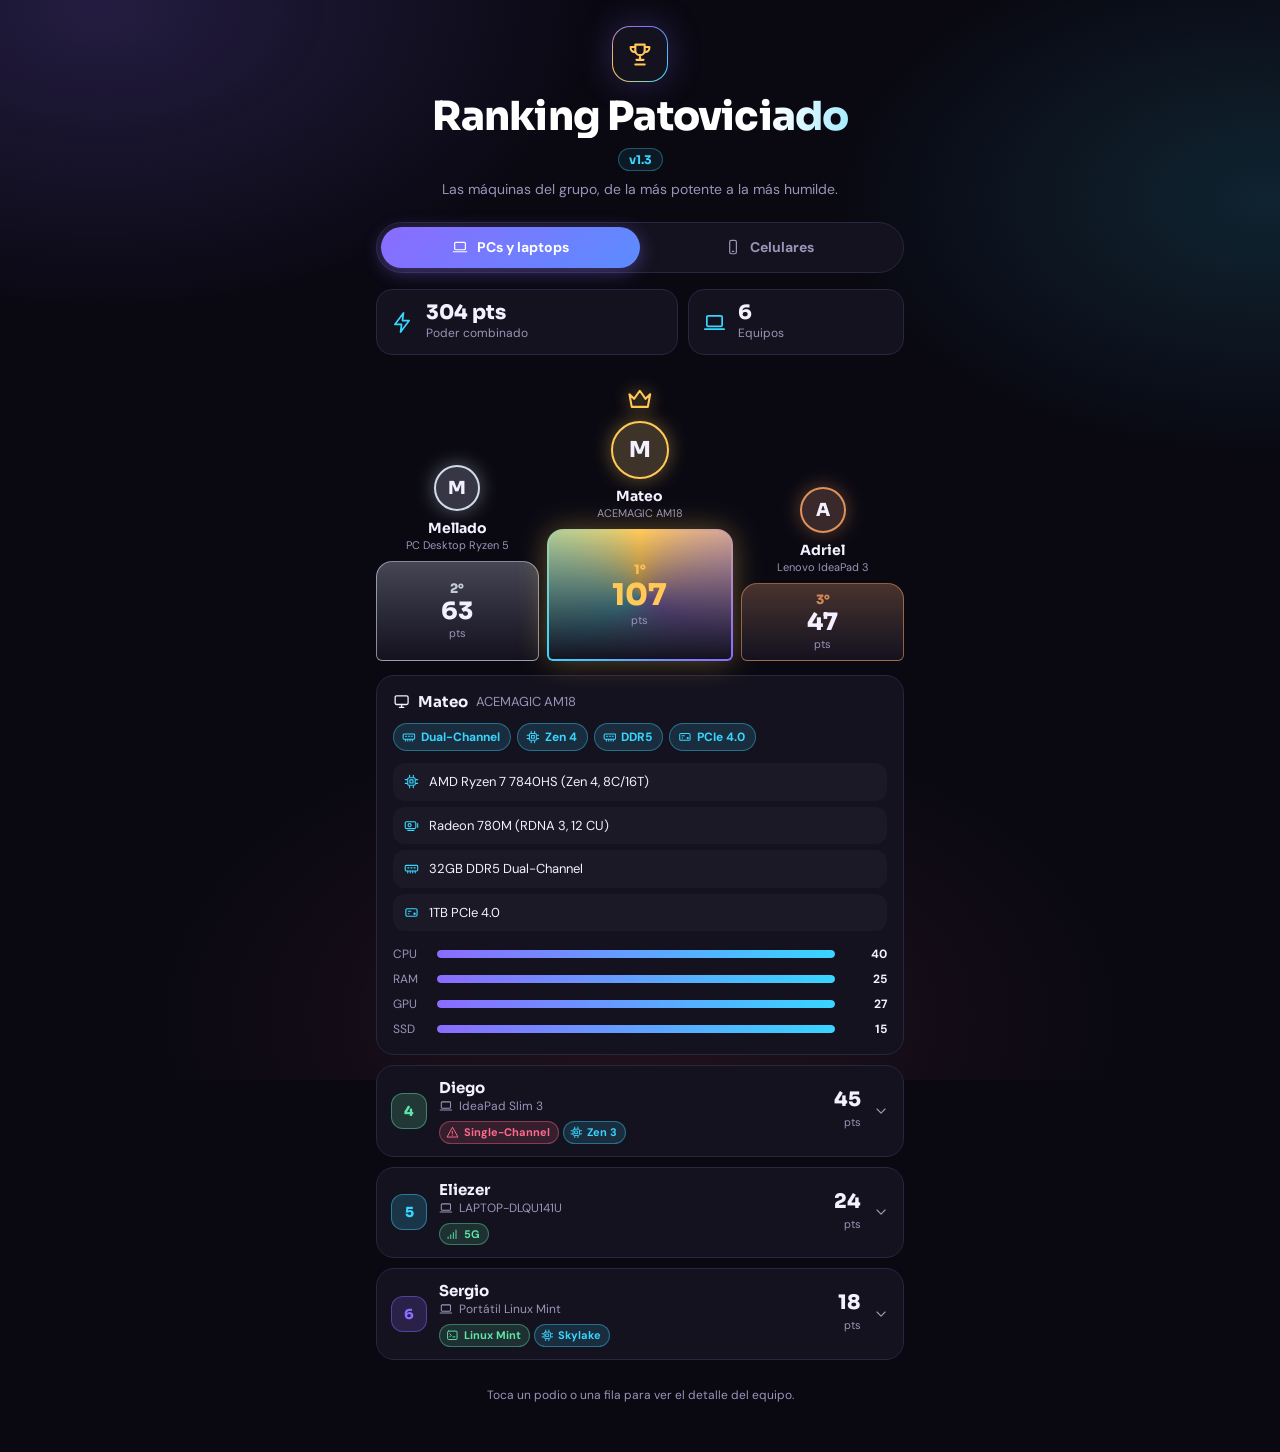
<file: ranking-patoviciado-v1.3.html>
<!DOCTYPE html>
<html lang="es">
<head>
<meta charset="utf-8">
<meta name="viewport" content="width=device-width,initial-scale=1,viewport-fit=cover">
<title>Ranking Patoviciado</title>
<link rel="preconnect" href="https://fonts.googleapis.com">
<link href="https://fonts.googleapis.com/css2?family=Sora:wght@500;700;800&family=DM+Sans:wght@400;500;700&display=swap" rel="stylesheet">
<style>
@property --a{syntax:'<angle>';inherits:false;initial-value:0deg}
:root{--bg:#0a0912;--sf:#14121f;--ln:#2a2540;--tx:#f3f0ff;--mu:#9a94b8;--vi:#8b6cff;--cy:#38d5ff;--au:#ffc857;--ag:#d3daea;--cu:#e0915a;--ro:#ff6b8a;--gr:#5ee6a8;color-scheme:dark;box-sizing:border-box;padding-top:env(safe-area-inset-top,0px);padding-bottom:env(safe-area-inset-bottom,0px)}
html{scroll-padding-top:env(safe-area-inset-top,0px)}
*,*::before,*::after{box-sizing:inherit;margin:0;padding:0}
body{background:var(--bg);color:var(--tx);font:400 14px/1.5 'DM Sans',system-ui,sans-serif;overflow-x:hidden}
body::before{content:'';position:fixed;inset:-20%;z-index:-1;background:radial-gradient(40% 35% at 20% 15%,#8b6cff33,transparent 70%),radial-gradient(35% 30% at 85% 30%,#38d5ff22,transparent 70%),radial-gradient(40% 35% at 50% 95%,#ff6b8a1a,transparent 70%);animation:drift 22s ease-in-out infinite alternate}
@keyframes drift{to{transform:translate3d(4%,3%,0) scale(1.08)}}
button{font:inherit;color:inherit;background:none;border:0;cursor:pointer}
:focus-visible{outline:2px solid var(--cy);outline-offset:2px}
.i{width:1.15em;height:1.15em;fill:none;stroke:currentColor;stroke-width:1.8;stroke-linecap:round;stroke-linejoin:round;flex:none}
.wrap{max-width:560px;margin:0 auto;padding:26px 16px 48px}
header{text-align:center}
.logo{width:56px;height:56px;margin:0 auto 14px;border-radius:18px;display:grid;place-items:center;font-size:26px;color:var(--au);border:1.5px solid transparent;background:linear-gradient(var(--sf),var(--sf)) padding-box,conic-gradient(from var(--a),var(--vi),var(--cy),var(--au),var(--vi)) border-box;animation:spin 5s linear infinite;box-shadow:0 0 34px #8b6cff44}
@keyframes spin{to{--a:360deg}}
h1{font:800 clamp(30px,9vw,40px)/1.05 Sora,sans-serif;letter-spacing:-.02em;background:linear-gradient(100deg,#fff 30%,var(--cy),var(--vi),#fff 70%);background-size:250% 100%;-webkit-background-clip:text;background-clip:text;-webkit-text-fill-color:transparent;animation:sh 7s linear infinite}
@keyframes sh{to{background-position:-250% 0}}
header p{color:var(--mu);margin-top:8px}
.tabs{position:relative;display:grid;grid-template-columns:1fr 1fr;margin:22px 0 0;background:var(--sf);border:1px solid var(--ln);border-radius:999px;padding:4px}
.tabs i{position:absolute;top:4px;bottom:4px;left:4px;width:calc(50% - 4px);border-radius:999px;background:linear-gradient(135deg,var(--vi),#5b8cff);box-shadow:0 4px 18px #8b6cff66;transition:transform .45s cubic-bezier(.3,1.3,.5,1)}
.tabs[data-t=cel] i{transform:translateX(100%)}
.tabs button{position:relative;z-index:1;display:flex;gap:8px;align-items:center;justify-content:center;padding:10px;font-weight:700;border-radius:999px;color:var(--mu);transition:color .3s}
.tabs button[aria-selected=true]{color:#fff}
.stats{display:grid;grid-template-columns:1.4fr 1fr;gap:10px;margin-top:16px}
.st{display:flex;gap:12px;align-items:center;padding:12px 14px;background:var(--sf);border:1px solid var(--ln);border-radius:16px;font-size:20px;color:var(--cy)}
.st em{display:block;font:800 20px/1.1 Sora,sans-serif;font-style:normal;color:var(--tx)}
.st small{display:block;font-size:12px;color:var(--mu)}
.pod{display:grid;grid-template-columns:1fr 1.15fr 1fr;gap:8px;align-items:end;margin:30px 0 14px}
.pk{position:relative;text-align:center;display:flex;flex-direction:column;align-items:center;min-width:0}
.cr{font-size:24px;color:var(--au);margin-bottom:-2px;animation:fl 3s ease-in-out infinite;filter:drop-shadow(0 0 8px #ffc857aa)}
@keyframes fl{50%{transform:translateY(-4px)}}
.av{width:46px;height:46px;border-radius:50%;display:grid;place-items:center;font:800 18px Sora,sans-serif;background:color-mix(in srgb,var(--c) 18%,var(--sf));border:2px solid var(--c);box-shadow:0 0 20px color-mix(in srgb,var(--c) 40%,transparent)}
.r1 .av{width:58px;height:58px;font-size:22px}
.pk b{margin-top:8px;font:700 14px Sora,sans-serif;max-width:100%;overflow:hidden;text-overflow:ellipsis;white-space:nowrap}
.pk .dv{font-size:11px;color:var(--mu);max-width:100%;overflow:hidden;text-overflow:ellipsis;white-space:nowrap;margin-bottom:8px}
.blk{width:100%;height:var(--h);display:flex;flex-direction:column;align-items:center;justify-content:center;gap:2px;border-radius:16px 16px 6px 6px;background:linear-gradient(180deg,color-mix(in srgb,var(--c) 26%,var(--sf)),var(--sf));border:1.5px solid color-mix(in srgb,var(--c) 60%,transparent);animation:rise .9s cubic-bezier(.2,.9,.2,1) var(--d) both;transition:transform .3s}
.pk:hover .blk{transform:translateY(-3px)}
.pk[aria-pressed=true] .blk{box-shadow:0 0 30px color-mix(in srgb,var(--c) 35%,transparent)}
.r1 .blk{border:2px solid transparent;background:linear-gradient(180deg,#ffc85733,var(--sf)) padding-box,conic-gradient(from var(--a),var(--au),var(--vi),var(--cy),var(--au)) border-box;animation:rise .9s cubic-bezier(.2,.9,.2,1) var(--d) both,spin 4s linear infinite}
@keyframes rise{from{transform:translateY(46px);opacity:0}}
.num{font:800 13px Sora,sans-serif;color:var(--c);opacity:.9}
.blk em{font:800 24px/1 Sora,sans-serif;font-style:normal}
.r1 .blk em{font-size:30px;color:var(--au)}
.blk small,.sc small{font-size:11px;color:var(--mu)}
.spot,.row{background:var(--sf);border:1px solid var(--ln);border-radius:18px}
.spot{padding:16px}
.sh{display:flex;align-items:center;gap:8px;margin-bottom:12px;font:700 15px Sora,sans-serif}
.sh span{font:400 13px 'DM Sans',sans-serif;color:var(--mu)}
.row{margin-top:10px;overflow:hidden;transition:border-color .3s,box-shadow .3s}
.row.open{border-color:color-mix(in srgb,var(--c) 55%,transparent);box-shadow:0 0 26px color-mix(in srgb,var(--c) 18%,transparent)}
.rh{display:flex;align-items:center;gap:12px;width:100%;padding:12px 14px;text-align:left}
.rn{flex:none;width:36px;height:36px;border-radius:12px;display:grid;place-items:center;font:800 14px Sora,sans-serif;color:var(--c);background:color-mix(in srgb,var(--c) 18%,transparent);border:1px solid color-mix(in srgb,var(--c) 45%,transparent)}
.ti{flex:1;min-width:0}
.ti b{display:block;font:700 15px Sora,sans-serif}
.ti small{display:flex;align-items:center;gap:6px;font-size:12px;color:var(--mu);white-space:nowrap;overflow:hidden;text-overflow:ellipsis}
.sc{text-align:right}
.sc em{display:block;font:800 20px/1.1 Sora,sans-serif;font-style:normal}
.rh>.i{color:var(--mu);transition:transform .4s}
.open .rh>.i{transform:rotate(180deg)}
.rb{display:grid;grid-template-rows:0fr;transition:grid-template-rows .45s cubic-bezier(.2,.9,.2,1)}
.open .rb{grid-template-rows:1fr}
.rb>div{overflow:hidden}
.rb .dt{padding:2px 14px 16px}
.bgs{display:flex;flex-wrap:wrap;gap:6px;margin-bottom:12px}
.bg{display:inline-flex;align-items:center;gap:5px;padding:4px 10px 4px 8px;border-radius:999px;font-size:12px;font-weight:700;color:var(--c);background:color-mix(in srgb,var(--c) 14%,transparent);border:1px solid color-mix(in srgb,var(--c) 40%,transparent)}
.sps{display:grid;gap:6px;margin-bottom:14px}
.sp{display:flex;gap:10px;align-items:flex-start;padding:9px 11px;border-radius:12px;background:#ffffff08;font-size:13px}
.sp .i{margin-top:2px;color:var(--cy)}
.bar{display:grid;grid-template-columns:34px 1fr 42px;gap:10px;align-items:center;margin-top:7px;font-size:12px;color:var(--mu)}
.bar b{text-align:right;color:var(--tx)}
.trk{height:8px;border-radius:9px;background:#ffffff10;overflow:hidden}
.fl{height:100%;width:0;border-radius:9px;background:linear-gradient(90deg,var(--vi),var(--cy));box-shadow:0 0 12px #38d5ff66;transition:width 1.1s cubic-bezier(.2,.9,.2,1)}
footer{margin-top:26px;text-align:center;font-size:12px;color:var(--mu)}
@media(prefers-reduced-motion:reduce){*,*::before,*::after{animation:none!important;transition:none!important}}
.ver{display:inline-block;margin-top:10px;padding:3px 10px;border-radius:999px;font:700 12px Sora,sans-serif;color:var(--cy);border:1px solid #38d5ff55;background:#38d5ff14}
.mb{display:flex;flex-wrap:wrap;gap:4px;margin-top:6px}.bg.sm{padding:2px 8px 2px 6px;font-size:11px}
</style>
</head>
<body data-prompt="Mejora este ranking patoviciado: mantén los datos de hardware, mejora animaciones, íconos y badges, y asegúrate de que siga siendo mobile-first, accesible y de un solo archivo HTML.">
<svg width="0" height="0" style="position:absolute" aria-hidden="true">
<symbol id="cpu" viewBox="0 0 24 24"><rect x="6" y="6" width="12" height="12" rx="2"/><rect x="9.5" y="9.5" width="5" height="5"/><path d="M9 2v3M15 2v3M9 19v3M15 19v3M2 9h3M2 15h3M19 9h3M19 15h3"/></symbol>
<symbol id="gpu" viewBox="0 0 24 24"><rect x="2" y="6" width="17" height="11" rx="2"/><circle cx="9" cy="11.5" r="2.5"/><path d="M22 9v6M6 20h10"/></symbol>
<symbol id="ram" viewBox="0 0 24 24"><rect x="2" y="7" width="20" height="9" rx="1.5"/><path d="M6 16v3M10 16v3M14 16v3M18 16v3M6 11h2M11 11h2M16 11h2"/></symbol>
<symbol id="ssd" viewBox="0 0 24 24"><rect x="3" y="6" width="18" height="12" rx="2"/><path d="M7 10h4M7 14h1"/><circle cx="17" cy="14" r="1"/></symbol>
<symbol id="bolt" viewBox="0 0 24 24"><path d="M13 2 4 14h7l-1 8 9-12h-7z"/></symbol>
<symbol id="laptop" viewBox="0 0 24 24"><rect x="4" y="5" width="16" height="11" rx="1.5"/><path d="M2 19h20"/></symbol>
<symbol id="phone" viewBox="0 0 24 24"><rect x="7" y="2" width="10" height="20" rx="2.5"/><path d="M11 18.5h2"/></symbol>
<symbol id="tab" viewBox="0 0 24 24"><rect x="4" y="3" width="16" height="18" rx="2.5"/><path d="M11 18h2"/></symbol>
<symbol id="desk" viewBox="0 0 24 24"><rect x="3" y="4" width="18" height="12" rx="2"/><path d="M9 20h6M12 16v4"/></symbol>
<symbol id="term" viewBox="0 0 24 24"><rect x="3" y="4" width="18" height="16" rx="2"/><path d="m7 9 3 3-3 3M13 15h4"/></symbol>
<symbol id="shield" viewBox="0 0 24 24"><path d="M12 3 4 6v6c0 5 3.5 8 8 9 4.5-1 8-4 8-9V6z"/></symbol>
<symbol id="layers" viewBox="0 0 24 24"><path d="m12 3 9 5-9 5-9-5zM3 13l9 5 9-5"/></symbol>
<symbol id="minus" viewBox="0 0 24 24"><circle cx="12" cy="12" r="9"/><path d="M8 12h8"/></symbol>
<symbol id="pad" viewBox="0 0 24 24"><rect x="2" y="7" width="20" height="11" rx="5"/><path d="M7 10v5M4.5 12.5h5M16 11.5h.01M18.5 13.5h.01"/></symbol>
<symbol id="warn" viewBox="0 0 24 24"><path d="M12 3 2 21h20z"/><path d="M12 10v5M12 18h.01"/></symbol>
<symbol id="check" viewBox="0 0 24 24"><path d="m5 12 5 5 9-10"/></symbol>
<symbol id="crown" viewBox="0 0 24 24"><path d="m3 8 4 4 5-7 5 7 4-4-2 11H5z"/></symbol>
<symbol id="chev" viewBox="0 0 24 24"><path d="m6 9 6 6 6-6"/></symbol>
<symbol id="trophy" viewBox="0 0 24 24"><path d="M8 4h8v5a4 4 0 0 1-8 0zM8 6H4v1a3 3 0 0 0 4 3M16 6h4v1a3 3 0 0 1-4 3M12 13v4M8 21h8M9 17h6"/></symbol>
<symbol id="signal" viewBox="0 0 24 24"><path d="M4 20v-3M9 20v-7M14 20V9M19 20V4"/></symbol>
<symbol id="screen" viewBox="0 0 24 24"><rect x="3" y="5" width="18" height="12" rx="2"/><path d="M8 21h8"/></symbol>
</svg>
<div class="wrap">
<header>
<div class="logo"><svg class="i" style="width:28px;height:28px"><use href="#trophy"/></svg></div>
<h1>Ranking Patoviciado</h1>
<span class="ver">v1.3</span><p>Las máquinas del grupo, de la más potente a la más humilde.</p>
</header>
<div class="tabs" id="tabs" data-t="pc" role="tablist">
<i></i>
<button role="tab" data-t="pc" aria-selected="true"><svg class="i"><use href="#laptop"/></svg>PCs y laptops</button>
<button role="tab" data-t="cel" aria-selected="false"><svg class="i"><use href="#phone"/></svg>Celulares</button>
</div>
<main id="view"></main>
<footer>Toca un podio o una fila para ver el detalle del equipo.</footer>
</div>
<script>
const I=n=>`<svg class="i" aria-hidden="true"><use href="#${n}"/></svg>`;
const BG={oc:['bolt','Overclock','--au'],dual:['ram','Dual-Channel','--cy'],single:['warn','Single-Channel','--ro'],linux:['term','Linux Mint','--gr'],root:['shield','Root','--vi'],deg:['shield','De-Googled','--vi'],rom:['layers','LineageOS','--vi'],debl:['minus','Debloat','--cy'],game:['pad','Game Mode','--cy'],stock:['check','Stock','--mu'],desk:['desk','Escritorio','--mu'],tab:['tab','Tablet','--mu']};
const chip=(i,t,c,z)=>`<span class="bg${z?' sm':''}" style="--c:var(${c})">${I(i)}${t}</span>`;
const auto=x=>{const t=x.sp.map(p=>p[1]).join(' | ')+' '+x.d,a=[];let m;
if(m=t.match(/Zen \d/))a.push(['cpu',m[0],'--cy']);
if(/Skylake/.test(t))a.push(['cpu','Skylake','--cy']);
if(/DDR5/.test(t))a.push(['ram','DDR5','--cy']);
if(m=t.match(/PCIe [\d.]+|NVMe/))a.push(['ssd',m[0],'--cy']);
if(m=t.match(/(\d+)W\b/))a.push(['bolt',m[1]+' W','--mu']);
if(m=t.match(/(\d+)nm/))a.push(['cpu',m[1]+' nm','--cy']);
if(/5G/.test(t))a.push(['signal','5G','--gr']);
if(m=t.match(/UFS [\d.]+|eMMC [\d.]+/))a.push(['ssd',m[0],'--mu']);
if(m=t.match(/(\d+)Hz/))a.push(['screen',m[1]+' Hz','--ro']);
if(/microG/.test(t))a.push(['shield','microG','--vi']);
if(/de fábrica/.test(t))a.push(['bolt','OC de fábrica','--au']);
return a};
const B=(x,z)=>[...x.b.filter(k=>!z||k!=='stock').map(k=>{const[b,t,c]=BG[k];return chip(b,t,c,z)}),...auto(x).map(a=>chip(a[0],a[1],a[2],z))];
const pc=(n,d,s,cpu,gpu,ram,ssd,m,b,ic)=>({n,d,s,b,ic:ic||'laptop',sp:[['cpu',cpu],['gpu',gpu],['ram',ram],['ssd',ssd]],bars:[['CPU',m[0],40],['RAM',m[1],25],['GPU',m[2],27],['SSD',m[3],15]].map(x=>[x[0],x[1]/x[2],x[1]])});
const ph=(n,d,s,v,soc,gpu,st,sw,b,ic)=>({n,d,s,b,ic:ic||'phone',sp:[['cpu',soc],['gpu',gpu],['ssd',st],['layers',sw]],bars:[['v11',s/665,s+'k'],['v10',v/665,'~'+v+'k']]});
const D={
pc:{u:'pts',sfx:'',tot:'304 pts',ic:'laptop',items:[
pc('Mateo','ACEMAGIC AM18',107,'AMD Ryzen 7 7840HS (Zen 4, 8C/16T)','Radeon 780M (RDNA 3, 12 CU)','32GB DDR5 Dual-Channel','1TB PCIe 4.0',[40,25,27,15],['dual'],'desk'),
pc('Mellado','PC Desktop Ryzen 5',63,'AMD Ryzen 5 4600G (Zen 2, 6C/12T, 65W)','Radeon Vega 7 (integrada)','16GB RAM','466GB SSD',[21,18,10,14],['desk'],'desk'),
pc('Adriel','Lenovo IdeaPad 3',47,'Ryzen 5 4500U (Zen 2, 6C/6T) a 3.30 GHz','Vega 6 con overclock','8GB Dual-Channel (4GB soldado + 4GB SO-DIMM)','500GB NVMe',[17,11,10,12],['oc','dual']),
pc('Diego','IdeaPad Slim 3',45,'AMD Ryzen 5 5625U (Zen 3, 6C/12T)','Vega 7 (limitada por memoria)','8GB Single-Channel: cuello de botella de 30-40% en gráfica','180GB SSD',[21,7,9,8],['single']),
pc('Eliezer','LAPTOP-DLQU141U',24,'Intel Core i3-1005G1 (2C/4T)','Intel UHD Graphics G1 (32 EU)','12GB RAM','130GB SSD',[6,13,4,1],['stock']),
pc('Sergio','Portátil Linux Mint',18,'Intel Core i3-6006U (2C/4T, Skylake)','Intel HD Graphics 520 (24 EU)','8GB RAM','329GB SSD',[4,9,3,2],['linux'])]},
cel:{u:'AnTuTu v11',sfx:'k',tot:'4.128k',ic:'phone',items:[
ph('Eliezer','Galaxy A56',665,580,'MediaTek Dimensity 7050 (6nm, 8C)','Mali-G68 MC4','UFS 3.1','Stock, sin modificaciones',['stock']),
ph('Adriel','Moto G71 5G',535,475,'Snapdragon 695 5G (6nm, 8C)','Adreno 619','UFS 2.2','LineageOS + Root, sin servicios de Google',['rom','root','deg']),
ph('Sergio','Moto G85 5G',518,472,'Snapdragon 6s Gen 3 (6nm, 8C)','Adreno 619 · pOLED 120Hz','UFS 2.2','Stock con servicios de Google',['stock']),
ph('Agustín','Moto G53 5G',465,425,'Snapdragon 480+ 5G (8nm, 8C, 2.2 GHz de fábrica)','Adreno 619','UFS 2.2','Sin bloatware, Google restringido, Game Mode',['debl','game']),
ph('Adriel','Redmi Note 9 Pro',448,415,'Snapdragon 720G (8nm, 8C)','Adreno 618','UFS 2.1','LineageOS 22.2 + microG + Root, OC en CPU/GPU',['oc','rom','root']),
ph('Julián','Galaxy A36 5G',445,403,'MediaTek Dimensity 6020 (7nm, 8C)','Mali-G57 MC2','UFS 3.1','Stock',['stock']),
ph('Adriel','Vivo Y53s 5G',438,398,'Snapdragon 480 5G (8nm, 8C)','Adreno 619','UFS 2.1','Overclock + debloat extremo, sin root',['oc','debl','game']),
ph('Mellado','Redmi 10C',332,305,'Snapdragon 680 4G (6nm, 8C)','Adreno 610','UFS 2.2','Stock',['stock']),
ph('Julián','Redmi Pad SE 8.7"',286,272,'MediaTek Helio G99 (12nm, 8C)','Mali-G57 MC2 · IPS 90Hz','eMMC 5.1','Stock',['tab','stock'],'tab'),
ph('Diego','Redmi 14C',268,255,'MediaTek Helio G81 Ultra (12nm, 8C)','Mali-G52 MC2','eMMC 5.1','Stock',['stock'])]}};
const PC=['--au','--ag','--cu'],CC=['#5ee6a8','#38d5ff','#8b6cff','#ff8fd0','#ffb36b','#7ee0e0','#b6a8ff'];
const rm=matchMedia('(prefers-reduced-motion:reduce)').matches;
let tab='pc',sel=0;
const det=x=>`<div class="dt"><div class="bgs">${B(x).join('')}</div><div class="sps">${x.sp.map(s=>`<div class="sp">${I(s[0])}<span>${s[1]}</span></div>`).join('')}</div>${x.bars.map(b=>`<div class="bar"><span>${b[0]}</span><div class="trk"><div class="fl" data-w="${(b[1]*100).toFixed(1)}"></div></div><b>${b[2]}</b></div>`).join('')}</div>`;
const fill=el=>requestAnimationFrame(()=>requestAnimationFrame(()=>el.querySelectorAll('.fl').forEach(f=>f.style.width=f.dataset.w+'%')));
const cnt=(e,sfx)=>{const t=+e.dataset.n;if(rm){e.textContent=t+sfx;return}const t0=performance.now();const f=n=>{const p=Math.min(1,(n-t0)/1200);e.textContent=Math.round(t*(1-Math.pow(1-p,3)))+sfx;if(p<1)requestAnimationFrame(f)};requestAnimationFrame(f)};
const spot=(S)=>{const x=S.items[sel];return`<div class="sh">${I(x.ic)}${x.n}<span>${x.d}</span></div>${det(x)}`};
function render(){
const S=D[tab],L=S.items,v=document.getElementById('view');
const pod=[1,0,2].map(i=>{const x=L[i];return`<button class="pk r${i+1}" data-i="${i}" aria-pressed="${i===sel}" style="--c:var(${PC[i]});--h:${[132,100,78][i]}px;--d:${[.35,.15,.55][i]}s">${i===0?`<span class="cr">${I('crown')}</span>`:''}<span class="av">${x.n[0]}</span><b>${x.n}</b><span class="dv">${x.d}</span><span class="blk"><span class="num">${i+1}°</span><em data-n="${x.s}">0</em><small>${S.u}</small></span></button>`}).join('');
const rows=L.slice(3).map((x,k)=>`<div class="row" style="--c:${CC[k%CC.length]}"><button class="rh" aria-expanded="false"><span class="rn">${k+4}</span><span class="ti"><b>${x.n}</b><small>${I(x.ic)}${x.d}</small><span class="mb">${B(x,1).slice(0,4).join('')}</span></span><span class="sc"><em data-n="${x.s}">0</em><small>${S.u}</small></span>${I('chev')}</button><div class="rb"><div>${det(x)}</div></div></div>`).join('');
v.innerHTML=`<div class="stats"><div class="st">${I('bolt')}<div><em>${S.tot}</em><small>Poder combinado</small></div></div><div class="st">${I(S.ic)}<div><em>${L.length}</em><small>Equipos</small></div></div></div><div class="pod">${pod}</div><div class="spot" id="spot">${spot(S)}</div>${rows}`;
v.querySelectorAll('[data-n]').forEach(e=>cnt(e,S.sfx));
fill(document.getElementById('spot'));
v.querySelectorAll('.pk').forEach(b=>b.onclick=()=>{sel=+b.dataset.i;v.querySelectorAll('.pk').forEach(p=>p.setAttribute('aria-pressed',p===b));const s=document.getElementById('spot');s.innerHTML=spot(S);fill(s)});
v.querySelectorAll('.row').forEach(r=>r.querySelector('.rh').onclick=e=>{const o=r.classList.toggle('open');e.currentTarget.setAttribute('aria-expanded',o);if(o)fill(r)});
}
document.getElementById('tabs').onclick=e=>{const b=e.target.closest('button');if(!b||b.dataset.t===tab)return;tab=b.dataset.t;sel=0;const t=document.getElementById('tabs');t.dataset.t=tab;t.querySelectorAll('button').forEach(x=>x.setAttribute('aria-selected',x===b));render()};
render();
</script>
</body>
</html>
</file>
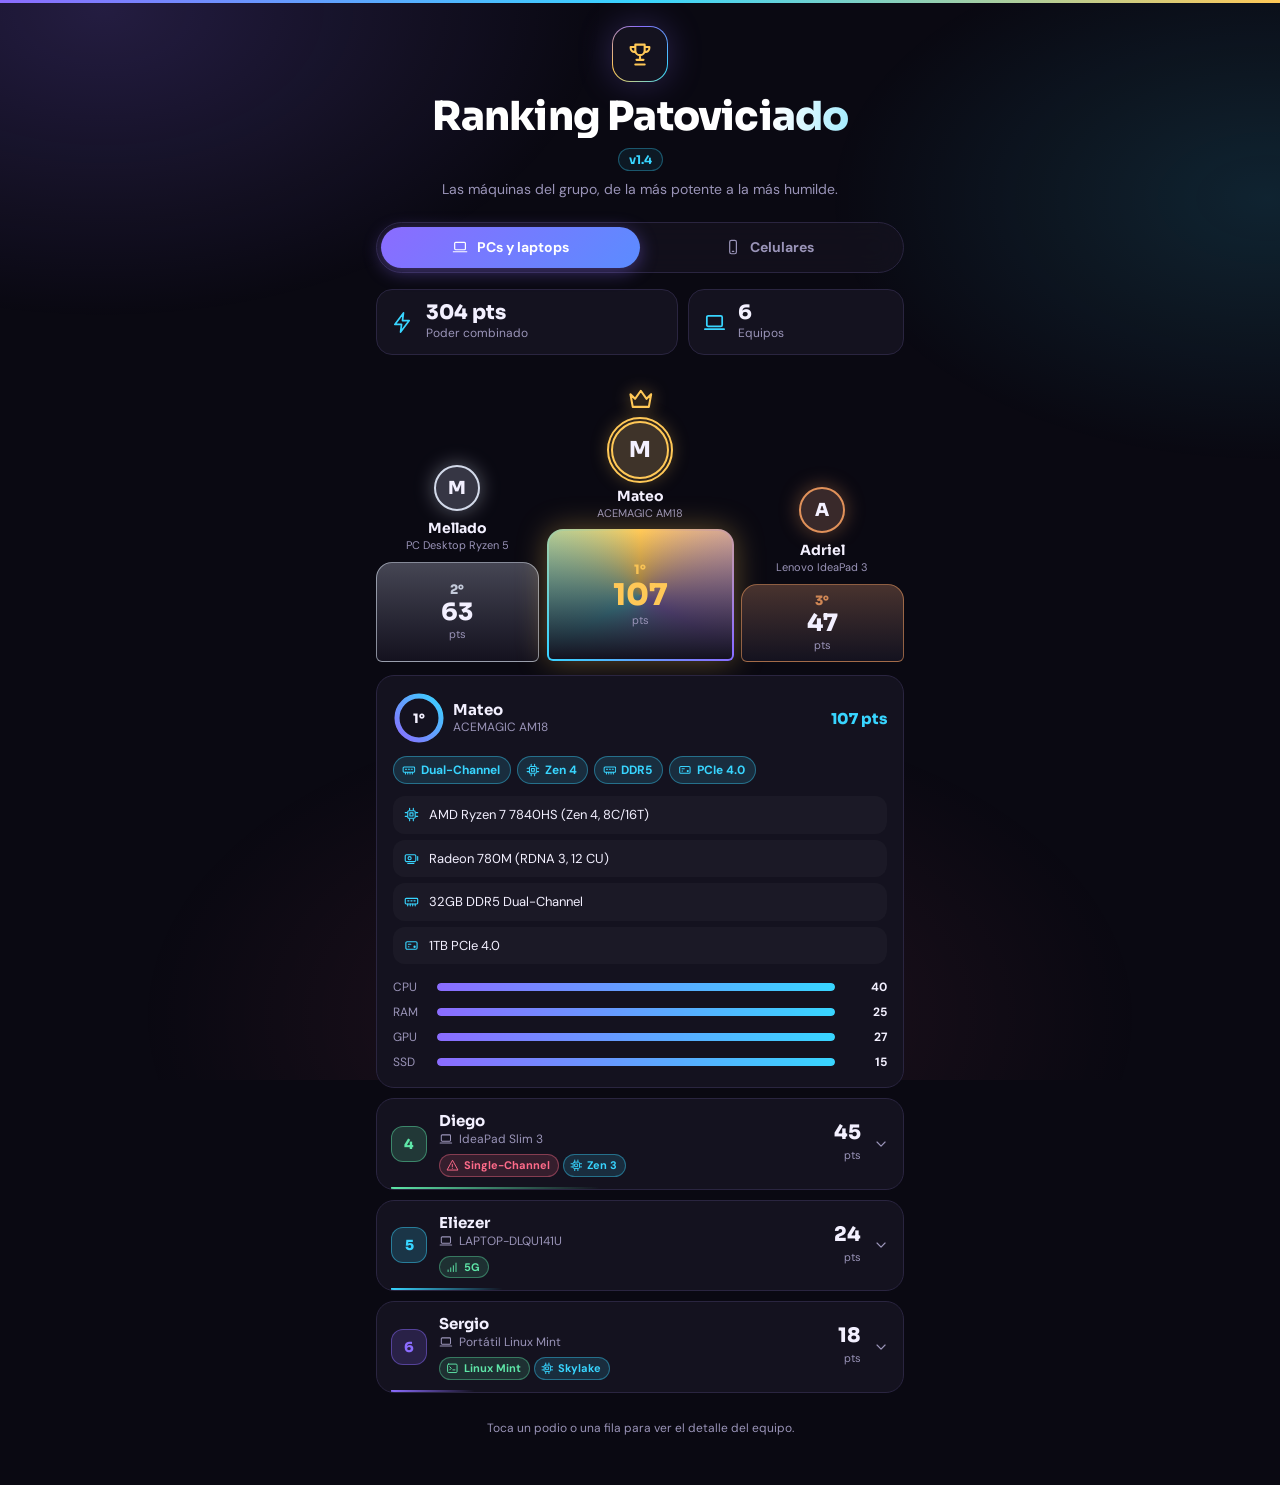
<file: ranking-patoviciado-v1.4.html>
<!DOCTYPE html>
<html lang="es">
<head>
<meta charset="utf-8">
<meta name="viewport" content="width=device-width,initial-scale=1,viewport-fit=cover">
<title>Ranking Patoviciado</title>
<link rel="preconnect" href="https://fonts.googleapis.com">
<link href="https://fonts.googleapis.com/css2?family=Sora:wght@500;700;800&family=DM+Sans:wght@400;500;700&display=swap" rel="stylesheet">
<style>
@property --a{syntax:'<angle>';inherits:false;initial-value:0deg}
:root{--bg:#0a0912;--sf:#14121f;--ln:#2a2540;--tx:#f3f0ff;--mu:#9a94b8;--vi:#8b6cff;--cy:#38d5ff;--au:#ffc857;--ag:#d3daea;--cu:#e0915a;--ro:#ff6b8a;--gr:#5ee6a8;color-scheme:dark;box-sizing:border-box;padding-top:env(safe-area-inset-top,0px);padding-bottom:env(safe-area-inset-bottom,0px)}
html{scroll-padding-top:env(safe-area-inset-top,0px)}
*,*::before,*::after{box-sizing:inherit;margin:0;padding:0}
body{background:var(--bg);color:var(--tx);font:400 14px/1.5 'DM Sans',system-ui,sans-serif;overflow-x:hidden}
body::before{content:'';position:fixed;inset:-20%;z-index:-1;background:radial-gradient(40% 35% at 20% 15%,#8b6cff33,transparent 70%),radial-gradient(35% 30% at 85% 30%,#38d5ff22,transparent 70%),radial-gradient(40% 35% at 50% 95%,#ff6b8a1a,transparent 70%);animation:drift 22s ease-in-out infinite alternate}
@keyframes drift{to{transform:translate3d(4%,3%,0) scale(1.08)}}
button{font:inherit;color:inherit;background:none;border:0;cursor:pointer}
:focus-visible{outline:2px solid var(--cy);outline-offset:2px}
.i{width:1.15em;height:1.15em;fill:none;stroke:currentColor;stroke-width:1.8;stroke-linecap:round;stroke-linejoin:round;flex:none}
.wrap{max-width:560px;margin:0 auto;padding:26px 16px 48px}
header{text-align:center}
.logo{width:56px;height:56px;margin:0 auto 14px;border-radius:18px;display:grid;place-items:center;font-size:26px;color:var(--au);border:1.5px solid transparent;background:linear-gradient(var(--sf),var(--sf)) padding-box,conic-gradient(from var(--a),var(--vi),var(--cy),var(--au),var(--vi)) border-box;animation:spin 5s linear infinite;box-shadow:0 0 34px #8b6cff44}
@keyframes spin{to{--a:360deg}}
h1{font:800 clamp(30px,9vw,40px)/1.05 Sora,sans-serif;letter-spacing:-.02em;background:linear-gradient(100deg,#fff 30%,var(--cy),var(--vi),#fff 70%);background-size:250% 100%;-webkit-background-clip:text;background-clip:text;-webkit-text-fill-color:transparent;animation:sh 7s linear infinite}
@keyframes sh{to{background-position:-250% 0}}
header p{color:var(--mu);margin-top:8px}
.tabs{position:relative;display:grid;grid-template-columns:1fr 1fr;margin:22px 0 0;background:var(--sf);border:1px solid var(--ln);border-radius:999px;padding:4px}
.tabs i{position:absolute;top:4px;bottom:4px;left:4px;width:calc(50% - 4px);border-radius:999px;background:linear-gradient(135deg,var(--vi),#5b8cff);box-shadow:0 4px 18px #8b6cff66;transition:transform .45s cubic-bezier(.3,1.3,.5,1)}
.tabs[data-t=cel] i{transform:translateX(100%)}
.tabs button{position:relative;z-index:1;display:flex;gap:8px;align-items:center;justify-content:center;padding:10px;font-weight:700;border-radius:999px;color:var(--mu);transition:color .3s}
.tabs button[aria-selected=true]{color:#fff}
.stats{display:grid;grid-template-columns:1.4fr 1fr;gap:10px;margin-top:16px}
.st{display:flex;gap:12px;align-items:center;padding:12px 14px;background:var(--sf);border:1px solid var(--ln);border-radius:16px;font-size:20px;color:var(--cy)}
.st em{display:block;font:800 20px/1.1 Sora,sans-serif;font-style:normal;color:var(--tx)}
.st small{display:block;font-size:12px;color:var(--mu)}
.pod{display:grid;grid-template-columns:1fr 1.15fr 1fr;gap:8px;align-items:end;margin:30px 0 14px}
.pk{position:relative;text-align:center;display:flex;flex-direction:column;align-items:center;min-width:0}
.cr{font-size:24px;color:var(--au);margin-bottom:-2px;animation:fl 3s ease-in-out infinite;filter:drop-shadow(0 0 8px #ffc857aa)}
@keyframes fl{50%{transform:translateY(-4px)}}
.av{width:46px;height:46px;border-radius:50%;display:grid;place-items:center;font:800 18px Sora,sans-serif;background:color-mix(in srgb,var(--c) 18%,var(--sf));border:2px solid var(--c);box-shadow:0 0 20px color-mix(in srgb,var(--c) 40%,transparent)}
.r1 .av{width:58px;height:58px;font-size:22px}
.pk b{margin-top:8px;font:700 14px Sora,sans-serif;max-width:100%;overflow:hidden;text-overflow:ellipsis;white-space:nowrap}
.pk .dv{font-size:11px;color:var(--mu);max-width:100%;overflow:hidden;text-overflow:ellipsis;white-space:nowrap;margin-bottom:8px}
.blk{width:100%;height:var(--h);display:flex;flex-direction:column;align-items:center;justify-content:center;gap:2px;border-radius:16px 16px 6px 6px;background:linear-gradient(180deg,color-mix(in srgb,var(--c) 26%,var(--sf)),var(--sf));border:1.5px solid color-mix(in srgb,var(--c) 60%,transparent);animation:rise .9s cubic-bezier(.2,.9,.2,1) var(--d) both;transition:transform .3s}
.pk:hover .blk{transform:translateY(-3px)}
.pk[aria-pressed=true] .blk{box-shadow:0 0 30px color-mix(in srgb,var(--c) 35%,transparent)}
.r1 .blk{border:2px solid transparent;background:linear-gradient(180deg,#ffc85733,var(--sf)) padding-box,conic-gradient(from var(--a),var(--au),var(--vi),var(--cy),var(--au)) border-box;animation:rise .9s cubic-bezier(.2,.9,.2,1) var(--d) both,spin 4s linear infinite}
@keyframes rise{from{transform:translateY(46px);opacity:0}}
.num{font:800 13px Sora,sans-serif;color:var(--c);opacity:.9}
.blk em{font:800 24px/1 Sora,sans-serif;font-style:normal}
.r1 .blk em{font-size:30px;color:var(--au)}
.blk small,.sc small{font-size:11px;color:var(--mu)}
.spot,.row{background:var(--sf);border:1px solid var(--ln);border-radius:18px}
.spot{padding:16px}
.sh{display:flex;align-items:center;gap:8px;margin-bottom:12px;font:700 15px Sora,sans-serif}
.sh span{font:400 13px 'DM Sans',sans-serif;color:var(--mu)}
.row{margin-top:10px;overflow:hidden;transition:border-color .3s,box-shadow .3s}
.row.open{border-color:color-mix(in srgb,var(--c) 55%,transparent);box-shadow:0 0 26px color-mix(in srgb,var(--c) 18%,transparent)}
.rh{display:flex;align-items:center;gap:12px;width:100%;padding:12px 14px;text-align:left}
.rn{flex:none;width:36px;height:36px;border-radius:12px;display:grid;place-items:center;font:800 14px Sora,sans-serif;color:var(--c);background:color-mix(in srgb,var(--c) 18%,transparent);border:1px solid color-mix(in srgb,var(--c) 45%,transparent)}
.ti{flex:1;min-width:0}
.ti b{display:block;font:700 15px Sora,sans-serif}
.ti small{display:flex;align-items:center;gap:6px;font-size:12px;color:var(--mu);white-space:nowrap;overflow:hidden;text-overflow:ellipsis}
.sc{text-align:right}
.sc em{display:block;font:800 20px/1.1 Sora,sans-serif;font-style:normal}
.rh>.i{color:var(--mu);transition:transform .4s}
.open .rh>.i{transform:rotate(180deg)}
.rb{display:grid;grid-template-rows:0fr;transition:grid-template-rows .45s cubic-bezier(.2,.9,.2,1)}
.open .rb{grid-template-rows:1fr}
.rb>div{overflow:hidden}
.rb .dt{padding:2px 14px 16px}
.bgs{display:flex;flex-wrap:wrap;gap:6px;margin-bottom:12px}
.bg{display:inline-flex;align-items:center;gap:5px;padding:4px 10px 4px 8px;border-radius:999px;font-size:12px;font-weight:700;color:var(--c);background:color-mix(in srgb,var(--c) 14%,transparent);border:1px solid color-mix(in srgb,var(--c) 40%,transparent)}
.sps{display:grid;gap:6px;margin-bottom:14px}
.sp{display:flex;gap:10px;align-items:flex-start;padding:9px 11px;border-radius:12px;background:#ffffff08;font-size:13px}
.sp .i{margin-top:2px;color:var(--cy)}
.bar{display:grid;grid-template-columns:34px 1fr 42px;gap:10px;align-items:center;margin-top:7px;font-size:12px;color:var(--mu)}
.bar b{text-align:right;color:var(--tx)}
.trk{height:8px;border-radius:9px;background:#ffffff10;overflow:hidden}
.fl{height:100%;width:0;border-radius:9px;background:linear-gradient(90deg,var(--vi),var(--cy));box-shadow:0 0 12px #38d5ff66;transition:width 1.1s cubic-bezier(.2,.9,.2,1)}
footer{margin-top:26px;text-align:center;font-size:12px;color:var(--mu)}
@media(prefers-reduced-motion:reduce){*,*::before,*::after{animation:none!important;transition:none!important}}
.ver{display:inline-block;margin-top:10px;padding:3px 10px;border-radius:999px;font:700 12px Sora,sans-serif;color:var(--cy);border:1px solid #38d5ff55;background:#38d5ff14}
.mb{display:flex;flex-wrap:wrap;gap:4px;margin-top:6px}.bg.sm{padding:2px 8px 2px 6px;font-size:11px}

.tabs{position:sticky;top:calc(env(safe-area-inset-top,0px) + 8px);z-index:5;background:#14121fcc;-webkit-backdrop-filter:blur(14px);backdrop-filter:blur(14px)}
.row,.spot,.st{position:relative}
.row::after,.spot::after,.st::after{content:'';position:absolute;inset:0;border-radius:inherit;pointer-events:none;opacity:0;transition:opacity .4s;background:radial-gradient(220px circle at var(--mx,50%) var(--my,50%),#8b6cff2b,transparent 70%)}
.row:hover::after,.spot:hover::after,.st:hover::after{opacity:1}
.pk{transform:perspective(700px) rotateX(var(--rx,0deg)) rotateY(var(--ry,0deg));transition:transform .35s cubic-bezier(.2,.9,.2,1)}
.av{position:relative}
.r1 .av::after{content:'';position:absolute;inset:-6px;border-radius:50%;border:2px solid var(--au);animation:pulse 2.4s ease-out infinite}
@keyframes pulse{from{transform:scale(.85);opacity:.7}to{transform:scale(1.4);opacity:0}}
.fl{position:relative;overflow:hidden}
.fl::after{content:'';position:absolute;inset:0;background:linear-gradient(100deg,transparent 30%,#ffffff66 50%,transparent 70%);transform:translateX(-100%);animation:shm 3.4s ease-in-out infinite}
@keyframes shm{60%,100%{transform:translateX(100%)}}
.bg{transition:transform .3s cubic-bezier(.3,1.6,.5,1)}
.bg:hover{transform:translateY(-2px) scale(1.06)}
.rh{position:relative;transition:transform .2s}
.rh:active{transform:scale(.985)}
.rh::after{content:'';position:absolute;left:14px;bottom:0;height:2px;width:calc(100% - 28px);border-radius:2px;background:linear-gradient(90deg,var(--c),transparent);transform:scaleX(0);transform-origin:left;transition:transform 1.2s cubic-bezier(.2,.9,.2,1) calc(var(--i,0)*60ms + .3s)}
.row.in .rh::after{transform:scaleX(var(--p))}
.rv{opacity:0;transform:translateY(18px) scale(.98);filter:blur(6px);transition:opacity .7s cubic-bezier(.2,.9,.2,1),transform .7s cubic-bezier(.2,.9,.2,1),filter .7s cubic-bezier(.2,.9,.2,1),border-color .3s,box-shadow .3s}
.rv.in{opacity:1;transform:none;filter:none}
.pop>*{animation:pin .55s cubic-bezier(.2,.9,.2,1) both}
@keyframes pin{from{opacity:0;transform:translateY(10px);filter:blur(4px)}}
.sh .rw{position:relative;width:52px;height:52px;flex:none}
.ring{width:52px;height:52px;transform:rotate(-90deg)}
.rt{fill:none;stroke:#ffffff14;stroke-width:5}
.rf{fill:none;stroke:url(#rg);stroke-width:5;stroke-linecap:round;stroke-dasharray:138.2;stroke-dashoffset:138.2;transition:stroke-dashoffset 1.4s cubic-bezier(.2,.9,.2,1)}
.sh .rl{position:absolute;inset:0;display:grid;place-items:center;font:800 13px Sora,sans-serif;color:var(--tx)}
.sh .sn{flex:1;min-width:0;display:flex;flex-direction:column;line-height:1.25}
.sh .sn span{font-size:12px}
.sh .sv{margin-left:auto;font:800 15px Sora,sans-serif;color:var(--cy);text-align:right}
.cf{position:fixed;width:7px;height:11px;border-radius:2px;pointer-events:none;z-index:9}
.sb{display:none}
@supports (animation-timeline:scroll()){.sb{display:block;position:fixed;top:0;left:0;right:0;height:3px;z-index:9;transform-origin:left;background:linear-gradient(90deg,var(--vi),var(--cy),var(--au));animation:sbar linear;animation-timeline:scroll()}@keyframes sbar{from{transform:scaleX(0)}to{transform:scaleX(1)}}}
::view-transition-old(root),::view-transition-new(root){animation-duration:.45s}
</style>
</head>
<body data-prompt="Mejora este ranking patoviciado: mantén los datos de hardware, mejora animaciones, íconos y badges, y asegúrate de que siga siendo mobile-first, accesible y de un solo archivo HTML.">
<svg width="0" height="0" style="position:absolute" aria-hidden="true">
<symbol id="cpu" viewBox="0 0 24 24"><rect x="6" y="6" width="12" height="12" rx="2"/><rect x="9.5" y="9.5" width="5" height="5"/><path d="M9 2v3M15 2v3M9 19v3M15 19v3M2 9h3M2 15h3M19 9h3M19 15h3"/></symbol>
<symbol id="gpu" viewBox="0 0 24 24"><rect x="2" y="6" width="17" height="11" rx="2"/><circle cx="9" cy="11.5" r="2.5"/><path d="M22 9v6M6 20h10"/></symbol>
<symbol id="ram" viewBox="0 0 24 24"><rect x="2" y="7" width="20" height="9" rx="1.5"/><path d="M6 16v3M10 16v3M14 16v3M18 16v3M6 11h2M11 11h2M16 11h2"/></symbol>
<symbol id="ssd" viewBox="0 0 24 24"><rect x="3" y="6" width="18" height="12" rx="2"/><path d="M7 10h4M7 14h1"/><circle cx="17" cy="14" r="1"/></symbol>
<symbol id="bolt" viewBox="0 0 24 24"><path d="M13 2 4 14h7l-1 8 9-12h-7z"/></symbol>
<symbol id="laptop" viewBox="0 0 24 24"><rect x="4" y="5" width="16" height="11" rx="1.5"/><path d="M2 19h20"/></symbol>
<symbol id="phone" viewBox="0 0 24 24"><rect x="7" y="2" width="10" height="20" rx="2.5"/><path d="M11 18.5h2"/></symbol>
<symbol id="tab" viewBox="0 0 24 24"><rect x="4" y="3" width="16" height="18" rx="2.5"/><path d="M11 18h2"/></symbol>
<symbol id="desk" viewBox="0 0 24 24"><rect x="3" y="4" width="18" height="12" rx="2"/><path d="M9 20h6M12 16v4"/></symbol>
<symbol id="term" viewBox="0 0 24 24"><rect x="3" y="4" width="18" height="16" rx="2"/><path d="m7 9 3 3-3 3M13 15h4"/></symbol>
<symbol id="shield" viewBox="0 0 24 24"><path d="M12 3 4 6v6c0 5 3.5 8 8 9 4.5-1 8-4 8-9V6z"/></symbol>
<symbol id="layers" viewBox="0 0 24 24"><path d="m12 3 9 5-9 5-9-5zM3 13l9 5 9-5"/></symbol>
<symbol id="minus" viewBox="0 0 24 24"><circle cx="12" cy="12" r="9"/><path d="M8 12h8"/></symbol>
<symbol id="pad" viewBox="0 0 24 24"><rect x="2" y="7" width="20" height="11" rx="5"/><path d="M7 10v5M4.5 12.5h5M16 11.5h.01M18.5 13.5h.01"/></symbol>
<symbol id="warn" viewBox="0 0 24 24"><path d="M12 3 2 21h20z"/><path d="M12 10v5M12 18h.01"/></symbol>
<symbol id="check" viewBox="0 0 24 24"><path d="m5 12 5 5 9-10"/></symbol>
<symbol id="crown" viewBox="0 0 24 24"><path d="m3 8 4 4 5-7 5 7 4-4-2 11H5z"/></symbol>
<symbol id="chev" viewBox="0 0 24 24"><path d="m6 9 6 6 6-6"/></symbol>
<symbol id="trophy" viewBox="0 0 24 24"><path d="M8 4h8v5a4 4 0 0 1-8 0zM8 6H4v1a3 3 0 0 0 4 3M16 6h4v1a3 3 0 0 1-4 3M12 13v4M8 21h8M9 17h6"/></symbol>
<symbol id="signal" viewBox="0 0 24 24"><path d="M4 20v-3M9 20v-7M14 20V9M19 20V4"/></symbol>
<symbol id="screen" viewBox="0 0 24 24"><rect x="3" y="5" width="18" height="12" rx="2"/><path d="M8 21h8"/></symbol>
<defs><linearGradient id="rg" x1="0" y1="0" x2="1" y2="1"><stop offset="0" stop-color="#8b6cff"/><stop offset="1" stop-color="#38d5ff"/></linearGradient></defs>
</svg>
<div class="sb"></div>
<div class="wrap">
<header>
<div class="logo"><svg class="i" style="width:28px;height:28px"><use href="#trophy"/></svg></div>
<h1>Ranking Patoviciado</h1>
<span class="ver">v1.4</span><p>Las máquinas del grupo, de la más potente a la más humilde.</p>
</header>
<div class="tabs" id="tabs" data-t="pc" role="tablist">
<i></i>
<button role="tab" data-t="pc" aria-selected="true"><svg class="i"><use href="#laptop"/></svg>PCs y laptops</button>
<button role="tab" data-t="cel" aria-selected="false"><svg class="i"><use href="#phone"/></svg>Celulares</button>
</div>
<main id="view"></main>
<footer>Toca un podio o una fila para ver el detalle del equipo.</footer>
</div>
<script>
const I=n=>`<svg class="i" aria-hidden="true"><use href="#${n}"/></svg>`;
const BG={oc:['bolt','Overclock','--au'],dual:['ram','Dual-Channel','--cy'],single:['warn','Single-Channel','--ro'],linux:['term','Linux Mint','--gr'],root:['shield','Root','--vi'],deg:['shield','De-Googled','--vi'],rom:['layers','LineageOS','--vi'],debl:['minus','Debloat','--cy'],game:['pad','Game Mode','--cy'],stock:['check','Stock','--mu'],desk:['desk','Escritorio','--mu'],tab:['tab','Tablet','--mu']};
const chip=(i,t,c,z)=>`<span class="bg${z?' sm':''}" style="--c:var(${c})">${I(i)}${t}</span>`;
const auto=x=>{const t=x.sp.map(p=>p[1]).join(' | ')+' '+x.d,a=[];let m;
if(m=t.match(/Zen \d/))a.push(['cpu',m[0],'--cy']);
if(/Skylake/.test(t))a.push(['cpu','Skylake','--cy']);
if(/DDR5/.test(t))a.push(['ram','DDR5','--cy']);
if(m=t.match(/PCIe [\d.]+|NVMe/))a.push(['ssd',m[0],'--cy']);
if(m=t.match(/(\d+)W\b/))a.push(['bolt',m[1]+' W','--mu']);
if(m=t.match(/(\d+)nm/))a.push(['cpu',m[1]+' nm','--cy']);
if(/5G/.test(t))a.push(['signal','5G','--gr']);
if(m=t.match(/UFS [\d.]+|eMMC [\d.]+/))a.push(['ssd',m[0],'--mu']);
if(m=t.match(/(\d+)Hz/))a.push(['screen',m[1]+' Hz','--ro']);
if(/microG/.test(t))a.push(['shield','microG','--vi']);
if(/de fábrica/.test(t))a.push(['bolt','OC de fábrica','--au']);
return a};
const B=(x,z)=>[...x.b.filter(k=>!z||k!=='stock').map(k=>{const[b,t,c]=BG[k];return chip(b,t,c,z)}),...auto(x).map(a=>chip(a[0],a[1],a[2],z))];
const pc=(n,d,s,cpu,gpu,ram,ssd,m,b,ic)=>({n,d,s,b,ic:ic||'laptop',sp:[['cpu',cpu],['gpu',gpu],['ram',ram],['ssd',ssd]],bars:[['CPU',m[0],40],['RAM',m[1],25],['GPU',m[2],27],['SSD',m[3],15]].map(x=>[x[0],x[1]/x[2],x[1]])});
const ph=(n,d,s,v,soc,gpu,st,sw,b,ic)=>({n,d,s,b,ic:ic||'phone',sp:[['cpu',soc],['gpu',gpu],['ssd',st],['layers',sw]],bars:[['v11',s/665,s+'k'],['v10',v/665,'~'+v+'k']]});
const D={
pc:{u:'pts',sfx:'',tot:'304 pts',ic:'laptop',items:[
pc('Mateo','ACEMAGIC AM18',107,'AMD Ryzen 7 7840HS (Zen 4, 8C/16T)','Radeon 780M (RDNA 3, 12 CU)','32GB DDR5 Dual-Channel','1TB PCIe 4.0',[40,25,27,15],['dual'],'desk'),
pc('Mellado','PC Desktop Ryzen 5',63,'AMD Ryzen 5 4600G (Zen 2, 6C/12T, 65W)','Radeon Vega 7 (integrada)','16GB RAM','466GB SSD',[21,18,10,14],['desk'],'desk'),
pc('Adriel','Lenovo IdeaPad 3',47,'Ryzen 5 4500U (Zen 2, 6C/6T) a 3.30 GHz','Vega 6 con overclock','8GB Dual-Channel (4GB soldado + 4GB SO-DIMM)','500GB NVMe',[17,11,10,12],['oc','dual']),
pc('Diego','IdeaPad Slim 3',45,'AMD Ryzen 5 5625U (Zen 3, 6C/12T)','Vega 7 (limitada por memoria)','8GB Single-Channel: cuello de botella de 30-40% en gráfica','180GB SSD',[21,7,9,8],['single']),
pc('Eliezer','LAPTOP-DLQU141U',24,'Intel Core i3-1005G1 (2C/4T)','Intel UHD Graphics G1 (32 EU)','12GB RAM','130GB SSD',[6,13,4,1],['stock']),
pc('Sergio','Portátil Linux Mint',18,'Intel Core i3-6006U (2C/4T, Skylake)','Intel HD Graphics 520 (24 EU)','8GB RAM','329GB SSD',[4,9,3,2],['linux'])]},
cel:{u:'AnTuTu v11',sfx:'k',tot:'4.128k',ic:'phone',items:[
ph('Eliezer','Galaxy A56',665,580,'MediaTek Dimensity 7050 (6nm, 8C)','Mali-G68 MC4','UFS 3.1','Stock, sin modificaciones',['stock']),
ph('Adriel','Moto G71 5G',535,475,'Snapdragon 695 5G (6nm, 8C)','Adreno 619','UFS 2.2','LineageOS + Root, sin servicios de Google',['rom','root','deg']),
ph('Sergio','Moto G85 5G',518,472,'Snapdragon 6s Gen 3 (6nm, 8C)','Adreno 619 · pOLED 120Hz','UFS 2.2','Stock con servicios de Google',['stock']),
ph('Agustín','Moto G53 5G',465,425,'Snapdragon 480+ 5G (8nm, 8C, 2.2 GHz de fábrica)','Adreno 619','UFS 2.2','Sin bloatware, Google restringido, Game Mode',['debl','game']),
ph('Adriel','Redmi Note 9 Pro',448,415,'Snapdragon 720G (8nm, 8C)','Adreno 618','UFS 2.1','LineageOS 22.2 + microG + Root, OC en CPU/GPU',['oc','rom','root']),
ph('Julián','Galaxy A36 5G',445,403,'MediaTek Dimensity 6020 (7nm, 8C)','Mali-G57 MC2','UFS 3.1','Stock',['stock']),
ph('Adriel','Vivo Y53s 5G',438,398,'Snapdragon 480 5G (8nm, 8C)','Adreno 619','UFS 2.1','Overclock + debloat extremo, sin root',['oc','debl','game']),
ph('Mellado','Redmi 10C',332,305,'Snapdragon 680 4G (6nm, 8C)','Adreno 610','UFS 2.2','Stock',['stock']),
ph('Julián','Redmi Pad SE 8.7"',286,272,'MediaTek Helio G99 (12nm, 8C)','Mali-G57 MC2 · IPS 90Hz','eMMC 5.1','Stock',['tab','stock'],'tab'),
ph('Diego','Redmi 14C',268,255,'MediaTek Helio G81 Ultra (12nm, 8C)','Mali-G52 MC2','eMMC 5.1','Stock',['stock'])]}};
const PC=['--au','--ag','--cu'],CC=['#5ee6a8','#38d5ff','#8b6cff','#ff8fd0','#ffb36b','#7ee0e0','#b6a8ff'];
const rm=matchMedia('(prefers-reduced-motion:reduce)').matches;
let tab='pc',sel=0;
const det=x=>`<div class="dt"><div class="bgs">${B(x).join('')}</div><div class="sps">${x.sp.map(s=>`<div class="sp">${I(s[0])}<span>${s[1]}</span></div>`).join('')}</div>${x.bars.map(b=>`<div class="bar"><span>${b[0]}</span><div class="trk"><div class="fl" data-w="${(b[1]*100).toFixed(1)}"></div></div><b>${b[2]}</b></div>`).join('')}</div>`;
const fill=el=>requestAnimationFrame(()=>requestAnimationFrame(()=>{el.querySelectorAll('.fl').forEach(f=>f.style.width=f.dataset.w+'%');el.querySelectorAll('.rf').forEach(f=>f.style.strokeDashoffset=138.2*(1-f.dataset.r))}));
const cnt=(e,sfx)=>{const t=+e.dataset.n;if(rm){e.textContent=t+sfx;return}const t0=performance.now();const f=n=>{const p=Math.min(1,(n-t0)/1200);e.textContent=Math.round(t*(1-Math.pow(1-p,3)))+sfx;if(p<1)requestAnimationFrame(f)};requestAnimationFrame(f)};
const spot=S=>{const x=S.items[sel],r=(x.s/S.items[0].s).toFixed(3);return`<div class="sh"><div class="rw"><svg class="ring" viewBox="0 0 52 52"><circle class="rt" cx="26" cy="26" r="22"/><circle class="rf" data-r="${r}" cx="26" cy="26" r="22"/></svg><span class="rl">${sel+1}°</span></div><div class="sn"><b>${x.n}</b><span>${x.d}</span></div><span class="sv">${x.s}${S.sfx} ${S.u}</span></div>${det(x)}`};
function render(){
const S=D[tab],L=S.items,v=document.getElementById('view');
const pod=[1,0,2].map(i=>{const x=L[i];return`<button class="pk r${i+1}" data-i="${i}" aria-pressed="${i===sel}" style="--c:var(${PC[i]});--h:${[132,100,78][i]}px;--d:${[.35,.15,.55][i]}s">${i===0?`<span class="cr">${I('crown')}</span>`:''}<span class="av">${x.n[0]}</span><b>${x.n}</b><span class="dv">${x.d}</span><span class="blk"><span class="num">${i+1}°</span><em data-n="${x.s}">0</em><small>${S.u}</small></span></button>`}).join('');
const rows=L.slice(3).map((x,k)=>`<div class="row rv" style="--c:${CC[k%CC.length]};--p:${(x.s/L[0].s).toFixed(3)};--i:${k}"><button class="rh" aria-expanded="false"><span class="rn">${k+4}</span><span class="ti"><b>${x.n}</b><small>${I(x.ic)}${x.d}</small><span class="mb">${B(x,1).slice(0,4).join('')}</span></span><span class="sc"><em data-n="${x.s}">0</em><small>${S.u}</small></span>${I('chev')}</button><div class="rb"><div>${det(x)}</div></div></div>`).join('');
v.innerHTML=`<div class="stats"><div class="st">${I('bolt')}<div><em>${S.tot}</em><small>Poder combinado</small></div></div><div class="st">${I(S.ic)}<div><em>${L.length}</em><small>Equipos</small></div></div></div><div class="pod">${pod}</div><div class="spot" id="spot">${spot(S)}</div>${rows}`;
v.querySelectorAll('[data-n]').forEach(e=>cnt(e,S.sfx));
fill(document.getElementById('spot'));v.querySelectorAll('.rv').forEach(r=>io.observe(r));
v.querySelectorAll('.pk').forEach(b=>b.onclick=()=>{sel=+b.dataset.i;if(sel===0)boom(b);v.querySelectorAll('.pk').forEach(p=>p.setAttribute('aria-pressed',p===b));const s=document.getElementById('spot');s.innerHTML=spot(S);s.classList.remove('pop');void s.offsetWidth;s.classList.add('pop');fill(s)});
v.querySelectorAll('.row').forEach(r=>r.querySelector('.rh').onclick=e=>{const o=r.classList.toggle('open');e.currentTarget.setAttribute('aria-expanded',o);if(o)fill(r)});
}
document.getElementById('tabs').onclick=e=>{const b=e.target.closest('button');if(!b||b.dataset.t===tab)return;tab=b.dataset.t;sel=0;const t=document.getElementById('tabs');t.dataset.t=tab;t.querySelectorAll('button').forEach(x=>x.setAttribute('aria-selected',x===b));swap()};
const io=new IntersectionObserver(es=>es.forEach(e=>{if(e.isIntersecting){e.target.classList.add('in');io.unobserve(e.target)}}),{threshold:.1});
const swap=()=>{if(!rm&&document.startViewTransition){try{document.startViewTransition(render);return}catch(e){}}render()};
const boom=b=>{if(rm)return;const r=b.getBoundingClientRect(),cs=['#ffc857','#8b6cff','#38d5ff','#ff6b8a','#5ee6a8'];for(let i=0;i<22;i++){const p=document.createElement('i');p.className='cf';p.style.cssText=`left:${r.left+r.width/2}px;top:${r.top+30}px;background:${cs[i%5]}`;document.body.appendChild(p);const a=Math.random()*Math.PI*2,d=60+Math.random()*110;p.animate([{transform:'translate(0,0) scale(1)',opacity:1},{transform:`translate(${Math.cos(a)*d}px,${Math.sin(a)*d+90}px) rotate(${Math.random()*540}deg) scale(.6)`,opacity:0}],{duration:900+Math.random()*500,easing:'cubic-bezier(.15,.8,.3,1)'}).onfinish=()=>p.remove()}};
addEventListener('pointermove',e=>{const q=e.target.closest?e.target:null;if(!q)return;const t=q.closest('.row,.spot,.st');if(t){const r=t.getBoundingClientRect();t.style.setProperty('--mx',e.clientX-r.left+'px');t.style.setProperty('--my',e.clientY-r.top+'px')}const k=q.closest('.pk');if(k){const r=k.getBoundingClientRect();k.style.setProperty('--ry',((e.clientX-r.left)/r.width-.5)*14+'deg');k.style.setProperty('--rx',(.5-(e.clientY-r.top)/r.height)*10+'deg')}});
addEventListener('pointerout',e=>{const k=e.target.closest?e.target.closest('.pk'):null;if(k&&!k.contains(e.relatedTarget)){k.style.setProperty('--rx','0deg');k.style.setProperty('--ry','0deg')}});
render();
</script>
</body>
</html>
</file>
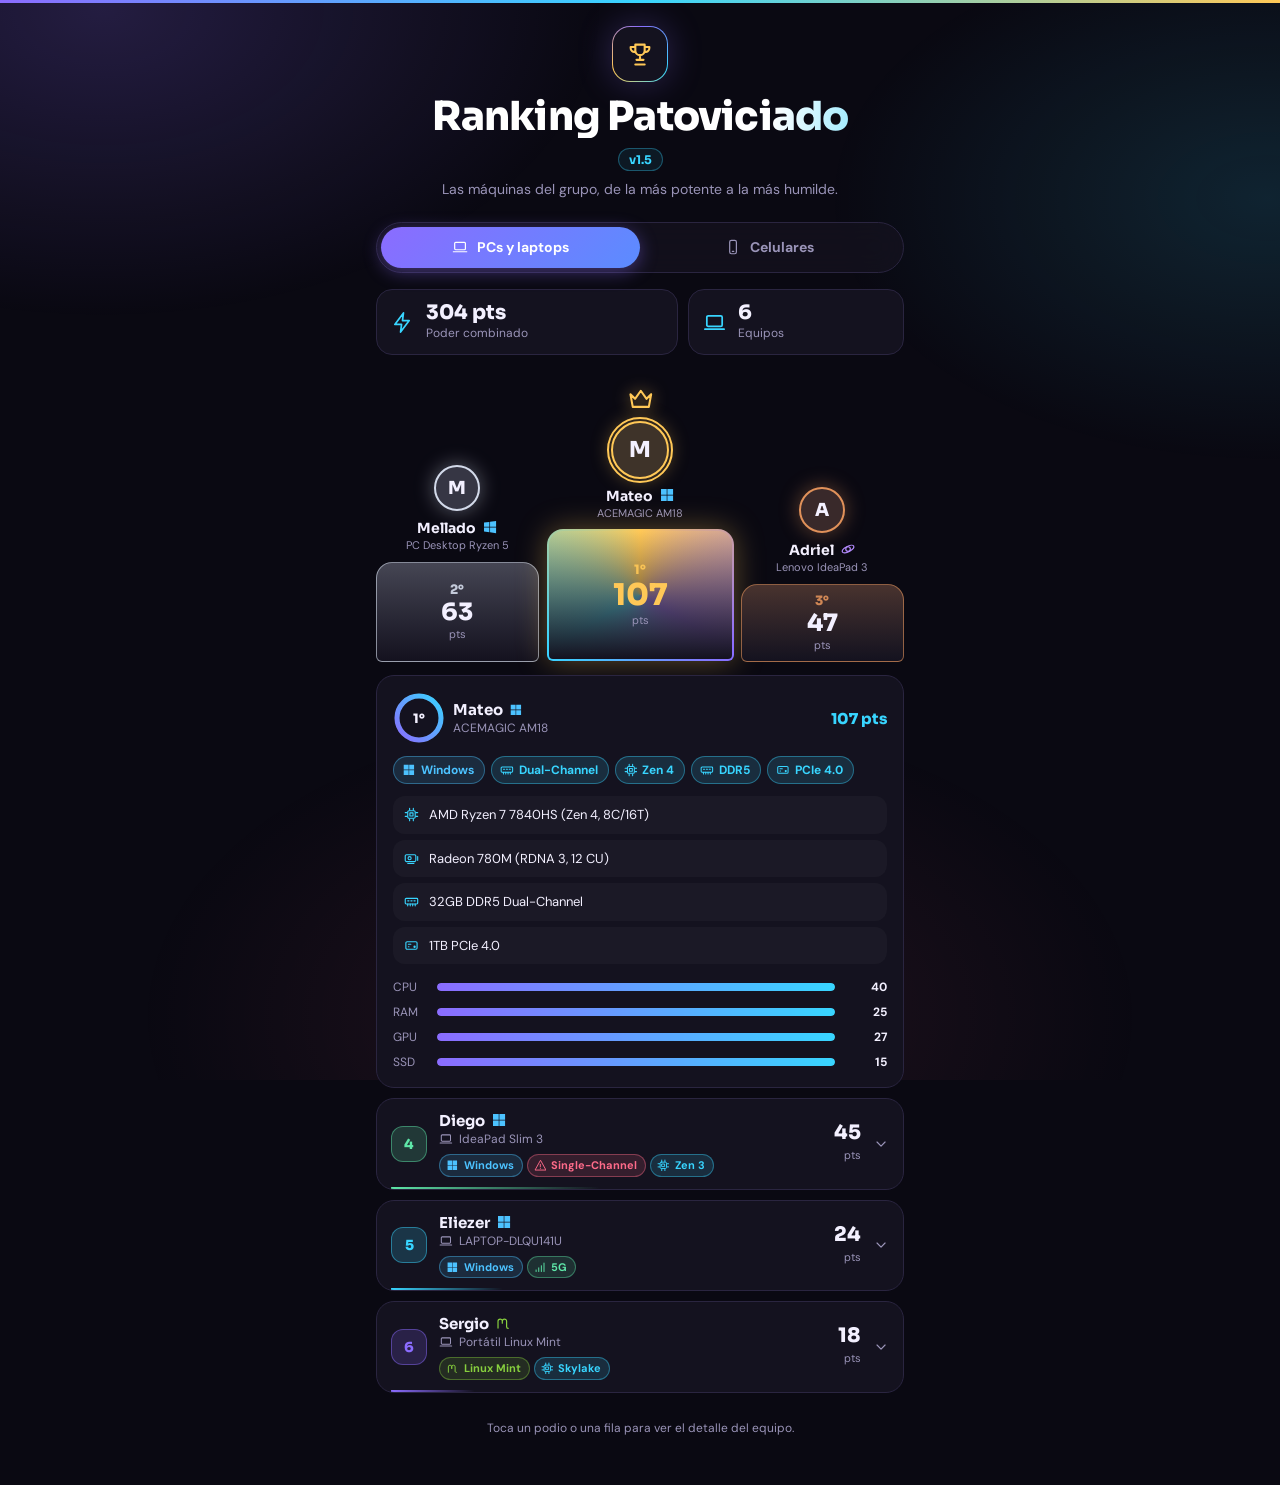
<file: ranking-patoviciado-v1.5.html>
<!DOCTYPE html>
<html lang="es">
<head>
<meta charset="utf-8">
<meta name="viewport" content="width=device-width,initial-scale=1,viewport-fit=cover">
<title>Ranking Patoviciado</title>
<link rel="preconnect" href="https://fonts.googleapis.com">
<link href="https://fonts.googleapis.com/css2?family=Sora:wght@500;700;800&family=DM+Sans:wght@400;500;700&display=swap" rel="stylesheet">
<style>
@property --a{syntax:'<angle>';inherits:false;initial-value:0deg}
:root{--bg:#0a0912;--sf:#14121f;--ln:#2a2540;--tx:#f3f0ff;--mu:#9a94b8;--vi:#8b6cff;--cy:#38d5ff;--au:#ffc857;--ag:#d3daea;--cu:#e0915a;--ro:#ff6b8a;--gr:#5ee6a8;color-scheme:dark;box-sizing:border-box;padding-top:env(safe-area-inset-top,0px);padding-bottom:env(safe-area-inset-bottom,0px)}
html{scroll-padding-top:env(safe-area-inset-top,0px)}
*,*::before,*::after{box-sizing:inherit;margin:0;padding:0}
body{background:var(--bg);color:var(--tx);font:400 14px/1.5 'DM Sans',system-ui,sans-serif;overflow-x:hidden}
body::before{content:'';position:fixed;inset:-20%;z-index:-1;background:radial-gradient(40% 35% at 20% 15%,#8b6cff33,transparent 70%),radial-gradient(35% 30% at 85% 30%,#38d5ff22,transparent 70%),radial-gradient(40% 35% at 50% 95%,#ff6b8a1a,transparent 70%);animation:drift 22s ease-in-out infinite alternate}
@keyframes drift{to{transform:translate3d(4%,3%,0) scale(1.08)}}
button{font:inherit;color:inherit;background:none;border:0;cursor:pointer}
:focus-visible{outline:2px solid var(--cy);outline-offset:2px}
.i{width:1.15em;height:1.15em;fill:none;stroke:currentColor;stroke-width:1.8;stroke-linecap:round;stroke-linejoin:round;flex:none}
.wrap{max-width:560px;margin:0 auto;padding:26px 16px 48px}
header{text-align:center}
.logo{width:56px;height:56px;margin:0 auto 14px;border-radius:18px;display:grid;place-items:center;font-size:26px;color:var(--au);border:1.5px solid transparent;background:linear-gradient(var(--sf),var(--sf)) padding-box,conic-gradient(from var(--a),var(--vi),var(--cy),var(--au),var(--vi)) border-box;animation:spin 5s linear infinite;box-shadow:0 0 34px #8b6cff44}
@keyframes spin{to{--a:360deg}}
h1{font:800 clamp(30px,9vw,40px)/1.05 Sora,sans-serif;letter-spacing:-.02em;background:linear-gradient(100deg,#fff 30%,var(--cy),var(--vi),#fff 70%);background-size:250% 100%;-webkit-background-clip:text;background-clip:text;-webkit-text-fill-color:transparent;animation:sh 7s linear infinite}
@keyframes sh{to{background-position:-250% 0}}
header p{color:var(--mu);margin-top:8px}
.tabs{position:relative;display:grid;grid-template-columns:1fr 1fr;margin:22px 0 0;background:var(--sf);border:1px solid var(--ln);border-radius:999px;padding:4px}
.tabs i{position:absolute;top:4px;bottom:4px;left:4px;width:calc(50% - 4px);border-radius:999px;background:linear-gradient(135deg,var(--vi),#5b8cff);box-shadow:0 4px 18px #8b6cff66;transition:transform .45s cubic-bezier(.3,1.3,.5,1)}
.tabs[data-t=cel] i{transform:translateX(100%)}
.tabs button{position:relative;z-index:1;display:flex;gap:8px;align-items:center;justify-content:center;padding:10px;font-weight:700;border-radius:999px;color:var(--mu);transition:color .3s}
.tabs button[aria-selected=true]{color:#fff}
.stats{display:grid;grid-template-columns:1.4fr 1fr;gap:10px;margin-top:16px}
.st{display:flex;gap:12px;align-items:center;padding:12px 14px;background:var(--sf);border:1px solid var(--ln);border-radius:16px;font-size:20px;color:var(--cy)}
.st em{display:block;font:800 20px/1.1 Sora,sans-serif;font-style:normal;color:var(--tx)}
.st small{display:block;font-size:12px;color:var(--mu)}
.pod{display:grid;grid-template-columns:1fr 1.15fr 1fr;gap:8px;align-items:end;margin:30px 0 14px}
.pk{position:relative;text-align:center;display:flex;flex-direction:column;align-items:center;min-width:0}
.cr{font-size:24px;color:var(--au);margin-bottom:-2px;animation:fl 3s ease-in-out infinite;filter:drop-shadow(0 0 8px #ffc857aa)}
@keyframes fl{50%{transform:translateY(-4px)}}
.av{width:46px;height:46px;border-radius:50%;display:grid;place-items:center;font:800 18px Sora,sans-serif;background:color-mix(in srgb,var(--c) 18%,var(--sf));border:2px solid var(--c);box-shadow:0 0 20px color-mix(in srgb,var(--c) 40%,transparent)}
.r1 .av{width:58px;height:58px;font-size:22px}
.pk b{margin-top:8px;font:700 14px Sora,sans-serif;max-width:100%;overflow:hidden;text-overflow:ellipsis;white-space:nowrap}
.pk .dv{font-size:11px;color:var(--mu);max-width:100%;overflow:hidden;text-overflow:ellipsis;white-space:nowrap;margin-bottom:8px}
.blk{width:100%;height:var(--h);display:flex;flex-direction:column;align-items:center;justify-content:center;gap:2px;border-radius:16px 16px 6px 6px;background:linear-gradient(180deg,color-mix(in srgb,var(--c) 26%,var(--sf)),var(--sf));border:1.5px solid color-mix(in srgb,var(--c) 60%,transparent);animation:rise .9s cubic-bezier(.2,.9,.2,1) var(--d) both;transition:transform .3s}
.pk:hover .blk{transform:translateY(-3px)}
.pk[aria-pressed=true] .blk{box-shadow:0 0 30px color-mix(in srgb,var(--c) 35%,transparent)}
.r1 .blk{border:2px solid transparent;background:linear-gradient(180deg,#ffc85733,var(--sf)) padding-box,conic-gradient(from var(--a),var(--au),var(--vi),var(--cy),var(--au)) border-box;animation:rise .9s cubic-bezier(.2,.9,.2,1) var(--d) both,spin 4s linear infinite}
@keyframes rise{from{transform:translateY(46px);opacity:0}}
.num{font:800 13px Sora,sans-serif;color:var(--c);opacity:.9}
.blk em{font:800 24px/1 Sora,sans-serif;font-style:normal}
.r1 .blk em{font-size:30px;color:var(--au)}
.blk small,.sc small{font-size:11px;color:var(--mu)}
.spot,.row{background:var(--sf);border:1px solid var(--ln);border-radius:18px}
.spot{padding:16px}
.sh{display:flex;align-items:center;gap:8px;margin-bottom:12px;font:700 15px Sora,sans-serif}
.sh span{font:400 13px 'DM Sans',sans-serif;color:var(--mu)}
.row{margin-top:10px;overflow:hidden;transition:border-color .3s,box-shadow .3s}
.row.open{border-color:color-mix(in srgb,var(--c) 55%,transparent);box-shadow:0 0 26px color-mix(in srgb,var(--c) 18%,transparent)}
.rh{display:flex;align-items:center;gap:12px;width:100%;padding:12px 14px;text-align:left}
.rn{flex:none;width:36px;height:36px;border-radius:12px;display:grid;place-items:center;font:800 14px Sora,sans-serif;color:var(--c);background:color-mix(in srgb,var(--c) 18%,transparent);border:1px solid color-mix(in srgb,var(--c) 45%,transparent)}
.ti{flex:1;min-width:0}
.ti b{display:block;font:700 15px Sora,sans-serif}
.ti small{display:flex;align-items:center;gap:6px;font-size:12px;color:var(--mu);white-space:nowrap;overflow:hidden;text-overflow:ellipsis}
.sc{text-align:right}
.sc em{display:block;font:800 20px/1.1 Sora,sans-serif;font-style:normal}
.rh>.i{color:var(--mu);transition:transform .4s}
.open .rh>.i{transform:rotate(180deg)}
.rb{display:grid;grid-template-rows:0fr;transition:grid-template-rows .45s cubic-bezier(.2,.9,.2,1)}
.open .rb{grid-template-rows:1fr}
.rb>div{overflow:hidden}
.rb .dt{padding:2px 14px 16px}
.bgs{display:flex;flex-wrap:wrap;gap:6px;margin-bottom:12px}
.bg{display:inline-flex;align-items:center;gap:5px;padding:4px 10px 4px 8px;border-radius:999px;font-size:12px;font-weight:700;color:var(--c);background:color-mix(in srgb,var(--c) 14%,transparent);border:1px solid color-mix(in srgb,var(--c) 40%,transparent)}
.sps{display:grid;gap:6px;margin-bottom:14px}
.sp{display:flex;gap:10px;align-items:flex-start;padding:9px 11px;border-radius:12px;background:#ffffff08;font-size:13px}
.sp .i{margin-top:2px;color:var(--cy)}
.bar{display:grid;grid-template-columns:34px 1fr 42px;gap:10px;align-items:center;margin-top:7px;font-size:12px;color:var(--mu)}
.bar b{text-align:right;color:var(--tx)}
.trk{height:8px;border-radius:9px;background:#ffffff10;overflow:hidden}
.fl{height:100%;width:0;border-radius:9px;background:linear-gradient(90deg,var(--vi),var(--cy));box-shadow:0 0 12px #38d5ff66;transition:width 1.1s cubic-bezier(.2,.9,.2,1)}
footer{margin-top:26px;text-align:center;font-size:12px;color:var(--mu)}
@media(prefers-reduced-motion:reduce){*,*::before,*::after{animation:none!important;transition:none!important}}
.ver{display:inline-block;margin-top:10px;padding:3px 10px;border-radius:999px;font:700 12px Sora,sans-serif;color:var(--cy);border:1px solid #38d5ff55;background:#38d5ff14}
.mb{display:flex;flex-wrap:wrap;gap:4px;margin-top:6px}.bg.sm{padding:2px 8px 2px 6px;font-size:11px}

.tabs{position:sticky;top:calc(env(safe-area-inset-top,0px) + 8px);z-index:5;background:#14121fcc;-webkit-backdrop-filter:blur(14px);backdrop-filter:blur(14px)}
.row,.spot,.st{position:relative}
.row::after,.spot::after,.st::after{content:'';position:absolute;inset:0;border-radius:inherit;pointer-events:none;opacity:0;transition:opacity .4s;background:radial-gradient(220px circle at var(--mx,50%) var(--my,50%),#8b6cff2b,transparent 70%)}
.row:hover::after,.spot:hover::after,.st:hover::after{opacity:1}
.pk{transform:perspective(700px) rotateX(var(--rx,0deg)) rotateY(var(--ry,0deg));transition:transform .35s cubic-bezier(.2,.9,.2,1)}
.av{position:relative}
.r1 .av::after{content:'';position:absolute;inset:-6px;border-radius:50%;border:2px solid var(--au);animation:pulse 2.4s ease-out infinite}
@keyframes pulse{from{transform:scale(.85);opacity:.7}to{transform:scale(1.4);opacity:0}}
.fl{position:relative;overflow:hidden}
.fl::after{content:'';position:absolute;inset:0;background:linear-gradient(100deg,transparent 30%,#ffffff66 50%,transparent 70%);transform:translateX(-100%);animation:shm 3.4s ease-in-out infinite}
@keyframes shm{60%,100%{transform:translateX(100%)}}
.bg{transition:transform .3s cubic-bezier(.3,1.6,.5,1)}
.bg:hover{transform:translateY(-2px) scale(1.06)}
.rh{position:relative;transition:transform .2s}
.rh:active{transform:scale(.985)}
.rh::after{content:'';position:absolute;left:14px;bottom:0;height:2px;width:calc(100% - 28px);border-radius:2px;background:linear-gradient(90deg,var(--c),transparent);transform:scaleX(0);transform-origin:left;transition:transform 1.2s cubic-bezier(.2,.9,.2,1) calc(var(--i,0)*60ms + .3s)}
.row.in .rh::after{transform:scaleX(var(--p))}
.rv{opacity:0;transform:translateY(18px) scale(.98);filter:blur(6px);transition:opacity .7s cubic-bezier(.2,.9,.2,1),transform .7s cubic-bezier(.2,.9,.2,1),filter .7s cubic-bezier(.2,.9,.2,1),border-color .3s,box-shadow .3s}
.rv.in{opacity:1;transform:none;filter:none}
.pop>*{animation:pin .55s cubic-bezier(.2,.9,.2,1) both}
@keyframes pin{from{opacity:0;transform:translateY(10px);filter:blur(4px)}}
.sh .rw{position:relative;width:52px;height:52px;flex:none}
.ring{width:52px;height:52px;transform:rotate(-90deg)}
.rt{fill:none;stroke:#ffffff14;stroke-width:5}
.rf{fill:none;stroke:url(#rg);stroke-width:5;stroke-linecap:round;stroke-dasharray:138.2;stroke-dashoffset:138.2;transition:stroke-dashoffset 1.4s cubic-bezier(.2,.9,.2,1)}
.sh .rl{position:absolute;inset:0;display:grid;place-items:center;font:800 13px Sora,sans-serif;color:var(--tx)}
.sh .sn{flex:1;min-width:0;display:flex;flex-direction:column;line-height:1.25}
.sh .sn span{font-size:12px}
.sh .sv{margin-left:auto;font:800 15px Sora,sans-serif;color:var(--cy);text-align:right}
.cf{position:fixed;width:7px;height:11px;border-radius:2px;pointer-events:none;z-index:9}
.sb{display:none}
@supports (animation-timeline:scroll()){.sb{display:block;position:fixed;top:0;left:0;right:0;height:3px;z-index:9;transform-origin:left;background:linear-gradient(90deg,var(--vi),var(--cy),var(--au));animation:sbar linear;animation-timeline:scroll()}@keyframes sbar{from{transform:scaleX(0)}to{transform:scaleX(1)}}}
::view-transition-old(root),::view-transition-new(root){animation-duration:.45s}
:root{--win:#4cc2ff;--mint:#87cf3e;--edos:#b58cff;--and:#3ddc84}.i.f{fill:currentColor;stroke:none}.oi{display:inline-flex;vertical-align:-2px;margin-left:6px;font-size:14px}
</style>
</head>
<body data-prompt="Mejora este ranking patoviciado: mantén los datos de hardware, mejora animaciones, íconos y badges, y asegúrate de que siga siendo mobile-first, accesible y de un solo archivo HTML.">
<svg width="0" height="0" style="position:absolute" aria-hidden="true">
<symbol id="cpu" viewBox="0 0 24 24"><rect x="6" y="6" width="12" height="12" rx="2"/><rect x="9.5" y="9.5" width="5" height="5"/><path d="M9 2v3M15 2v3M9 19v3M15 19v3M2 9h3M2 15h3M19 9h3M19 15h3"/></symbol>
<symbol id="gpu" viewBox="0 0 24 24"><rect x="2" y="6" width="17" height="11" rx="2"/><circle cx="9" cy="11.5" r="2.5"/><path d="M22 9v6M6 20h10"/></symbol>
<symbol id="ram" viewBox="0 0 24 24"><rect x="2" y="7" width="20" height="9" rx="1.5"/><path d="M6 16v3M10 16v3M14 16v3M18 16v3M6 11h2M11 11h2M16 11h2"/></symbol>
<symbol id="ssd" viewBox="0 0 24 24"><rect x="3" y="6" width="18" height="12" rx="2"/><path d="M7 10h4M7 14h1"/><circle cx="17" cy="14" r="1"/></symbol>
<symbol id="bolt" viewBox="0 0 24 24"><path d="M13 2 4 14h7l-1 8 9-12h-7z"/></symbol>
<symbol id="laptop" viewBox="0 0 24 24"><rect x="4" y="5" width="16" height="11" rx="1.5"/><path d="M2 19h20"/></symbol>
<symbol id="phone" viewBox="0 0 24 24"><rect x="7" y="2" width="10" height="20" rx="2.5"/><path d="M11 18.5h2"/></symbol>
<symbol id="tab" viewBox="0 0 24 24"><rect x="4" y="3" width="16" height="18" rx="2.5"/><path d="M11 18h2"/></symbol>
<symbol id="desk" viewBox="0 0 24 24"><rect x="3" y="4" width="18" height="12" rx="2"/><path d="M9 20h6M12 16v4"/></symbol>
<symbol id="term" viewBox="0 0 24 24"><rect x="3" y="4" width="18" height="16" rx="2"/><path d="m7 9 3 3-3 3M13 15h4"/></symbol>
<symbol id="shield" viewBox="0 0 24 24"><path d="M12 3 4 6v6c0 5 3.5 8 8 9 4.5-1 8-4 8-9V6z"/></symbol>
<symbol id="layers" viewBox="0 0 24 24"><path d="m12 3 9 5-9 5-9-5zM3 13l9 5 9-5"/></symbol>
<symbol id="minus" viewBox="0 0 24 24"><circle cx="12" cy="12" r="9"/><path d="M8 12h8"/></symbol>
<symbol id="pad" viewBox="0 0 24 24"><rect x="2" y="7" width="20" height="11" rx="5"/><path d="M7 10v5M4.5 12.5h5M16 11.5h.01M18.5 13.5h.01"/></symbol>
<symbol id="warn" viewBox="0 0 24 24"><path d="M12 3 2 21h20z"/><path d="M12 10v5M12 18h.01"/></symbol>
<symbol id="check" viewBox="0 0 24 24"><path d="m5 12 5 5 9-10"/></symbol>
<symbol id="crown" viewBox="0 0 24 24"><path d="m3 8 4 4 5-7 5 7 4-4-2 11H5z"/></symbol>
<symbol id="chev" viewBox="0 0 24 24"><path d="m6 9 6 6 6-6"/></symbol>
<symbol id="trophy" viewBox="0 0 24 24"><path d="M8 4h8v5a4 4 0 0 1-8 0zM8 6H4v1a3 3 0 0 0 4 3M16 6h4v1a3 3 0 0 1-4 3M12 13v4M8 21h8M9 17h6"/></symbol>
<symbol id="signal" viewBox="0 0 24 24"><path d="M4 20v-3M9 20v-7M14 20V9M19 20V4"/></symbol>
<symbol id="screen" viewBox="0 0 24 24"><rect x="3" y="5" width="18" height="12" rx="2"/><path d="M8 21h8"/></symbol>
<symbol id="win11" viewBox="0 0 24 24"><path d="M3 3h8.5v8.5H3zM12.5 3H21v8.5h-8.5zM3 12.5h8.5V21H3zM12.5 12.5H21V21h-8.5z"/></symbol>
<symbol id="win10" viewBox="0 0 24 24"><path d="M3 5.4 11 4.3v7.2H3zM12 4.1 21 2.8v8.7h-9zM3 12.5h8v7.2l-8-1.1zM12 12.5h9v8.7l-9-1.3z"/></symbol>
<symbol id="mint" viewBox="0 0 24 24"><path d="M4.5 19.5V9.2a3.2 3.2 0 0 1 6.4 0v3.1M10.9 12.3V9.2a3.2 3.2 0 0 1 6.4 0v8.2c0 1.5 1 2.4 2.4 2.4"/></symbol>
<symbol id="edos" viewBox="0 0 24 24"><circle cx="12" cy="12" r="3.4"/><ellipse cx="12" cy="12" rx="9.5" ry="4" transform="rotate(-28 12 12)"/></symbol>
<symbol id="and" viewBox="0 0 24 24"><path d="M5 17a7 7 0 0 1 14 0zM8.2 6.4 6.8 4.2M15.8 6.4l1.4-2.2M9.6 13h.01M14.4 13h.01"/></symbol>
<defs><linearGradient id="rg" x1="0" y1="0" x2="1" y2="1"><stop offset="0" stop-color="#8b6cff"/><stop offset="1" stop-color="#38d5ff"/></linearGradient></defs>
</svg>
<div class="sb"></div>
<div class="wrap">
<header>
<div class="logo"><svg class="i" style="width:28px;height:28px"><use href="#trophy"/></svg></div>
<h1>Ranking Patoviciado</h1>
<span class="ver">v1.5</span><p>Las máquinas del grupo, de la más potente a la más humilde.</p>
</header>
<div class="tabs" id="tabs" data-t="pc" role="tablist">
<i></i>
<button role="tab" data-t="pc" aria-selected="true"><svg class="i"><use href="#laptop"/></svg>PCs y laptops</button>
<button role="tab" data-t="cel" aria-selected="false"><svg class="i"><use href="#phone"/></svg>Celulares</button>
</div>
<main id="view"></main>
<footer>Toca un podio o una fila para ver el detalle del equipo.</footer>
</div>
<script>
const I=n=>`<svg class="i${/^win/.test(n)?' f':''}" aria-hidden="true"><use href="#${n}"/></svg>`;
const BG={oc:['bolt','Overclock','--au'],dual:['ram','Dual-Channel','--cy'],single:['warn','Single-Channel','--ro'],linux:['term','Linux Mint','--gr'],root:['shield','Root','--vi'],deg:['shield','De-Googled','--vi'],rom:['layers','LineageOS','--vi'],debl:['minus','Debloat','--cy'],game:['pad','Game Mode','--cy'],stock:['check','Stock','--mu'],desk:['desk','Escritorio','--mu'],tab:['tab','Tablet','--mu']};
const chip=(i,t,c,z)=>`<span class="bg${z?' sm':''}" style="--c:var(${c})">${I(i)}${t}</span>`;
const auto=x=>{const t=x.sp.map(p=>p[1]).join(' | ')+' '+x.d,a=[];let m;
if(m=t.match(/Zen \d/))a.push(['cpu',m[0],'--cy']);
if(/Skylake/.test(t))a.push(['cpu','Skylake','--cy']);
if(/DDR5/.test(t))a.push(['ram','DDR5','--cy']);
if(m=t.match(/PCIe [\d.]+|NVMe/))a.push(['ssd',m[0],'--cy']);
if(m=t.match(/(\d+)W\b/))a.push(['bolt',m[1]+' W','--mu']);
if(m=t.match(/(\d+)nm/))a.push(['cpu',m[1]+' nm','--cy']);
if(/5G/.test(t))a.push(['signal','5G','--gr']);
if(m=t.match(/UFS [\d.]+|eMMC [\d.]+/))a.push(['ssd',m[0],'--mu']);
if(m=t.match(/(\d+)Hz/))a.push(['screen',m[1]+' Hz','--ro']);
if(/microG/.test(t))a.push(['shield','microG','--vi']);
if(/de fábrica/.test(t))a.push(['bolt','OC de fábrica','--au']);
return a};
const OS={win:['win11','Windows','--win'],w10:['win10','Windows 10','--win'],w11:['win11','Windows 11','--win'],mint:['mint','Linux Mint','--mint'],edos:['edos','EndeavourOS','--edos'],and:['and','Android','--and'],los:['and','LineageOS','--and']};
const OSM={'Mateo|ACEMAGIC AM18':'win','Mellado|PC Desktop Ryzen 5':'w10','Adriel|Lenovo IdeaPad 3':'edos','Diego|IdeaPad Slim 3':'win','Eliezer|LAPTOP-DLQU141U':'win','Sergio|Portátil Linux Mint':'mint','Adriel|Moto G71 5G':'los','Adriel|Redmi Note 9 Pro':'los'};
const oi=x=>`<span class="oi" style="color:var(${OS[x.os][2]})" title="${OS[x.os][1]}">${I(OS[x.os][0])}</span>`;
const B=(x,z)=>[chip(...OS[x.os],z),...x.b.filter(k=>(!z||k!=='stock')&&!(k==='rom'&&x.os==='los')&&!(k==='linux'&&x.os==='mint')).map(k=>{const[b,t,c]=BG[k];return chip(b,t,c,z)}),...auto(x).map(a=>chip(a[0],a[1],a[2],z))];
const pc=(n,d,s,cpu,gpu,ram,ssd,m,b,ic)=>({n,d,s,b,ic:ic||'laptop',sp:[['cpu',cpu],['gpu',gpu],['ram',ram],['ssd',ssd]],bars:[['CPU',m[0],40],['RAM',m[1],25],['GPU',m[2],27],['SSD',m[3],15]].map(x=>[x[0],x[1]/x[2],x[1]])});
const ph=(n,d,s,v,soc,gpu,st,sw,b,ic)=>({n,d,s,b,ic:ic||'phone',sp:[['cpu',soc],['gpu',gpu],['ssd',st],['layers',sw]],bars:[['v11',s/665,s+'k'],['v10',v/665,'~'+v+'k']]});
const D={
pc:{u:'pts',sfx:'',tot:'304 pts',ic:'laptop',items:[
pc('Mateo','ACEMAGIC AM18',107,'AMD Ryzen 7 7840HS (Zen 4, 8C/16T)','Radeon 780M (RDNA 3, 12 CU)','32GB DDR5 Dual-Channel','1TB PCIe 4.0',[40,25,27,15],['dual'],'desk'),
pc('Mellado','PC Desktop Ryzen 5',63,'AMD Ryzen 5 4600G (Zen 2, 6C/12T, 65W)','Radeon Vega 7 (integrada)','16GB RAM','466GB SSD',[21,18,10,14],['desk'],'desk'),
pc('Adriel','Lenovo IdeaPad 3',47,'Ryzen 5 4500U (Zen 2, 6C/6T) a 3.30 GHz','Vega 6 con overclock','8GB Dual-Channel (4GB soldado + 4GB SO-DIMM)','500GB NVMe',[17,11,10,12],['oc','dual']),
pc('Diego','IdeaPad Slim 3',45,'AMD Ryzen 5 5625U (Zen 3, 6C/12T)','Vega 7 (limitada por memoria)','8GB Single-Channel: cuello de botella de 30-40% en gráfica','180GB SSD',[21,7,9,8],['single']),
pc('Eliezer','LAPTOP-DLQU141U',24,'Intel Core i3-1005G1 (2C/4T)','Intel UHD Graphics G1 (32 EU)','12GB RAM','130GB SSD',[6,13,4,1],['stock']),
pc('Sergio','Portátil Linux Mint',18,'Intel Core i3-6006U (2C/4T, Skylake)','Intel HD Graphics 520 (24 EU)','8GB RAM','329GB SSD',[4,9,3,2],['linux'])]},
cel:{u:'AnTuTu v11',sfx:'k',tot:'4.128k',ic:'phone',items:[
ph('Eliezer','Galaxy A56',665,580,'MediaTek Dimensity 7050 (6nm, 8C)','Mali-G68 MC4','UFS 3.1','Stock, sin modificaciones',['stock']),
ph('Adriel','Moto G71 5G',535,475,'Snapdragon 695 5G (6nm, 8C)','Adreno 619','UFS 2.2','LineageOS + Root, sin servicios de Google',['rom','root','deg']),
ph('Sergio','Moto G85 5G',518,472,'Snapdragon 6s Gen 3 (6nm, 8C)','Adreno 619 · pOLED 120Hz','UFS 2.2','Stock con servicios de Google',['stock']),
ph('Agustín','Moto G53 5G',465,425,'Snapdragon 480+ 5G (8nm, 8C, 2.2 GHz de fábrica)','Adreno 619','UFS 2.2','Sin bloatware, Google restringido, Game Mode',['debl','game']),
ph('Adriel','Redmi Note 9 Pro',448,415,'Snapdragon 720G (8nm, 8C)','Adreno 618','UFS 2.1','LineageOS 22.2 + microG + Root, OC en CPU/GPU',['oc','rom','root']),
ph('Julián','Galaxy A36 5G',445,403,'MediaTek Dimensity 6020 (7nm, 8C)','Mali-G57 MC2','UFS 3.1','Stock',['stock']),
ph('Adriel','Vivo Y53s 5G',438,398,'Snapdragon 480 5G (8nm, 8C)','Adreno 619','UFS 2.1','Overclock + debloat extremo, sin root',['oc','debl','game']),
ph('Mellado','Redmi 10C',332,305,'Snapdragon 680 4G (6nm, 8C)','Adreno 610','UFS 2.2','Stock',['stock']),
ph('Julián','Redmi Pad SE 8.7"',286,272,'MediaTek Helio G99 (12nm, 8C)','Mali-G57 MC2 · IPS 90Hz','eMMC 5.1','Stock',['tab','stock'],'tab'),
ph('Diego','Redmi 14C',268,255,'MediaTek Helio G81 Ultra (12nm, 8C)','Mali-G52 MC2','eMMC 5.1','Stock',['stock'])]}};
Object.values(D).forEach(S=>S.items.forEach(x=>x.os=OSM[x.n+'|'+x.d]||'and'));
const PC=['--au','--ag','--cu'],CC=['#5ee6a8','#38d5ff','#8b6cff','#ff8fd0','#ffb36b','#7ee0e0','#b6a8ff'];
const rm=matchMedia('(prefers-reduced-motion:reduce)').matches;
let tab='pc',sel=0;
const det=x=>`<div class="dt"><div class="bgs">${B(x).join('')}</div><div class="sps">${x.sp.map(s=>`<div class="sp">${I(s[0])}<span>${s[1]}</span></div>`).join('')}</div>${x.bars.map(b=>`<div class="bar"><span>${b[0]}</span><div class="trk"><div class="fl" data-w="${(b[1]*100).toFixed(1)}"></div></div><b>${b[2]}</b></div>`).join('')}</div>`;
const fill=el=>requestAnimationFrame(()=>requestAnimationFrame(()=>{el.querySelectorAll('.fl').forEach(f=>f.style.width=f.dataset.w+'%');el.querySelectorAll('.rf').forEach(f=>f.style.strokeDashoffset=138.2*(1-f.dataset.r))}));
const cnt=(e,sfx)=>{const t=+e.dataset.n;if(rm){e.textContent=t+sfx;return}const t0=performance.now();const f=n=>{const p=Math.min(1,(n-t0)/1200);e.textContent=Math.round(t*(1-Math.pow(1-p,3)))+sfx;if(p<1)requestAnimationFrame(f)};requestAnimationFrame(f)};
const spot=S=>{const x=S.items[sel],r=(x.s/S.items[0].s).toFixed(3);return`<div class="sh"><div class="rw"><svg class="ring" viewBox="0 0 52 52"><circle class="rt" cx="26" cy="26" r="22"/><circle class="rf" data-r="${r}" cx="26" cy="26" r="22"/></svg><span class="rl">${sel+1}°</span></div><div class="sn"><b>${x.n}${oi(x)}</b><span>${x.d}</span></div><span class="sv">${x.s}${S.sfx} ${S.u}</span></div>${det(x)}`};
function render(){
const S=D[tab],L=S.items,v=document.getElementById('view');
const pod=[1,0,2].map(i=>{const x=L[i];return`<button class="pk r${i+1}" data-i="${i}" aria-pressed="${i===sel}" style="--c:var(${PC[i]});--h:${[132,100,78][i]}px;--d:${[.35,.15,.55][i]}s">${i===0?`<span class="cr">${I('crown')}</span>`:''}<span class="av">${x.n[0]}</span><b>${x.n}${oi(x)}</b><span class="dv">${x.d}</span><span class="blk"><span class="num">${i+1}°</span><em data-n="${x.s}">0</em><small>${S.u}</small></span></button>`}).join('');
const rows=L.slice(3).map((x,k)=>`<div class="row rv" style="--c:${CC[k%CC.length]};--p:${(x.s/L[0].s).toFixed(3)};--i:${k}"><button class="rh" aria-expanded="false"><span class="rn">${k+4}</span><span class="ti"><b>${x.n}${oi(x)}</b><small>${I(x.ic)}${x.d}</small><span class="mb">${B(x,1).slice(0,4).join('')}</span></span><span class="sc"><em data-n="${x.s}">0</em><small>${S.u}</small></span>${I('chev')}</button><div class="rb"><div>${det(x)}</div></div></div>`).join('');
v.innerHTML=`<div class="stats"><div class="st">${I('bolt')}<div><em>${S.tot}</em><small>Poder combinado</small></div></div><div class="st">${I(S.ic)}<div><em>${L.length}</em><small>Equipos</small></div></div></div><div class="pod">${pod}</div><div class="spot" id="spot">${spot(S)}</div>${rows}`;
v.querySelectorAll('[data-n]').forEach(e=>cnt(e,S.sfx));
fill(document.getElementById('spot'));v.querySelectorAll('.rv').forEach(r=>io.observe(r));
v.querySelectorAll('.pk').forEach(b=>b.onclick=()=>{sel=+b.dataset.i;if(sel===0)boom(b);v.querySelectorAll('.pk').forEach(p=>p.setAttribute('aria-pressed',p===b));const s=document.getElementById('spot');s.innerHTML=spot(S);s.classList.remove('pop');void s.offsetWidth;s.classList.add('pop');fill(s)});
v.querySelectorAll('.row').forEach(r=>r.querySelector('.rh').onclick=e=>{const o=r.classList.toggle('open');e.currentTarget.setAttribute('aria-expanded',o);if(o)fill(r)});
}
document.getElementById('tabs').onclick=e=>{const b=e.target.closest('button');if(!b||b.dataset.t===tab)return;tab=b.dataset.t;sel=0;const t=document.getElementById('tabs');t.dataset.t=tab;t.querySelectorAll('button').forEach(x=>x.setAttribute('aria-selected',x===b));swap()};
const io=new IntersectionObserver(es=>es.forEach(e=>{if(e.isIntersecting){e.target.classList.add('in');io.unobserve(e.target)}}),{threshold:.1});
const swap=()=>{if(!rm&&document.startViewTransition){try{document.startViewTransition(render);return}catch(e){}}render()};
const boom=b=>{if(rm)return;const r=b.getBoundingClientRect(),cs=['#ffc857','#8b6cff','#38d5ff','#ff6b8a','#5ee6a8'];for(let i=0;i<22;i++){const p=document.createElement('i');p.className='cf';p.style.cssText=`left:${r.left+r.width/2}px;top:${r.top+30}px;background:${cs[i%5]}`;document.body.appendChild(p);const a=Math.random()*Math.PI*2,d=60+Math.random()*110;p.animate([{transform:'translate(0,0) scale(1)',opacity:1},{transform:`translate(${Math.cos(a)*d}px,${Math.sin(a)*d+90}px) rotate(${Math.random()*540}deg) scale(.6)`,opacity:0}],{duration:900+Math.random()*500,easing:'cubic-bezier(.15,.8,.3,1)'}).onfinish=()=>p.remove()}};
addEventListener('pointermove',e=>{const q=e.target.closest?e.target:null;if(!q)return;const t=q.closest('.row,.spot,.st');if(t){const r=t.getBoundingClientRect();t.style.setProperty('--mx',e.clientX-r.left+'px');t.style.setProperty('--my',e.clientY-r.top+'px')}const k=q.closest('.pk');if(k){const r=k.getBoundingClientRect();k.style.setProperty('--ry',((e.clientX-r.left)/r.width-.5)*14+'deg');k.style.setProperty('--rx',(.5-(e.clientY-r.top)/r.height)*10+'deg')}});
addEventListener('pointerout',e=>{const k=e.target.closest?e.target.closest('.pk'):null;if(k&&!k.contains(e.relatedTarget)){k.style.setProperty('--rx','0deg');k.style.setProperty('--ry','0deg')}});
render();
</script>
</body>
</html>
</file>
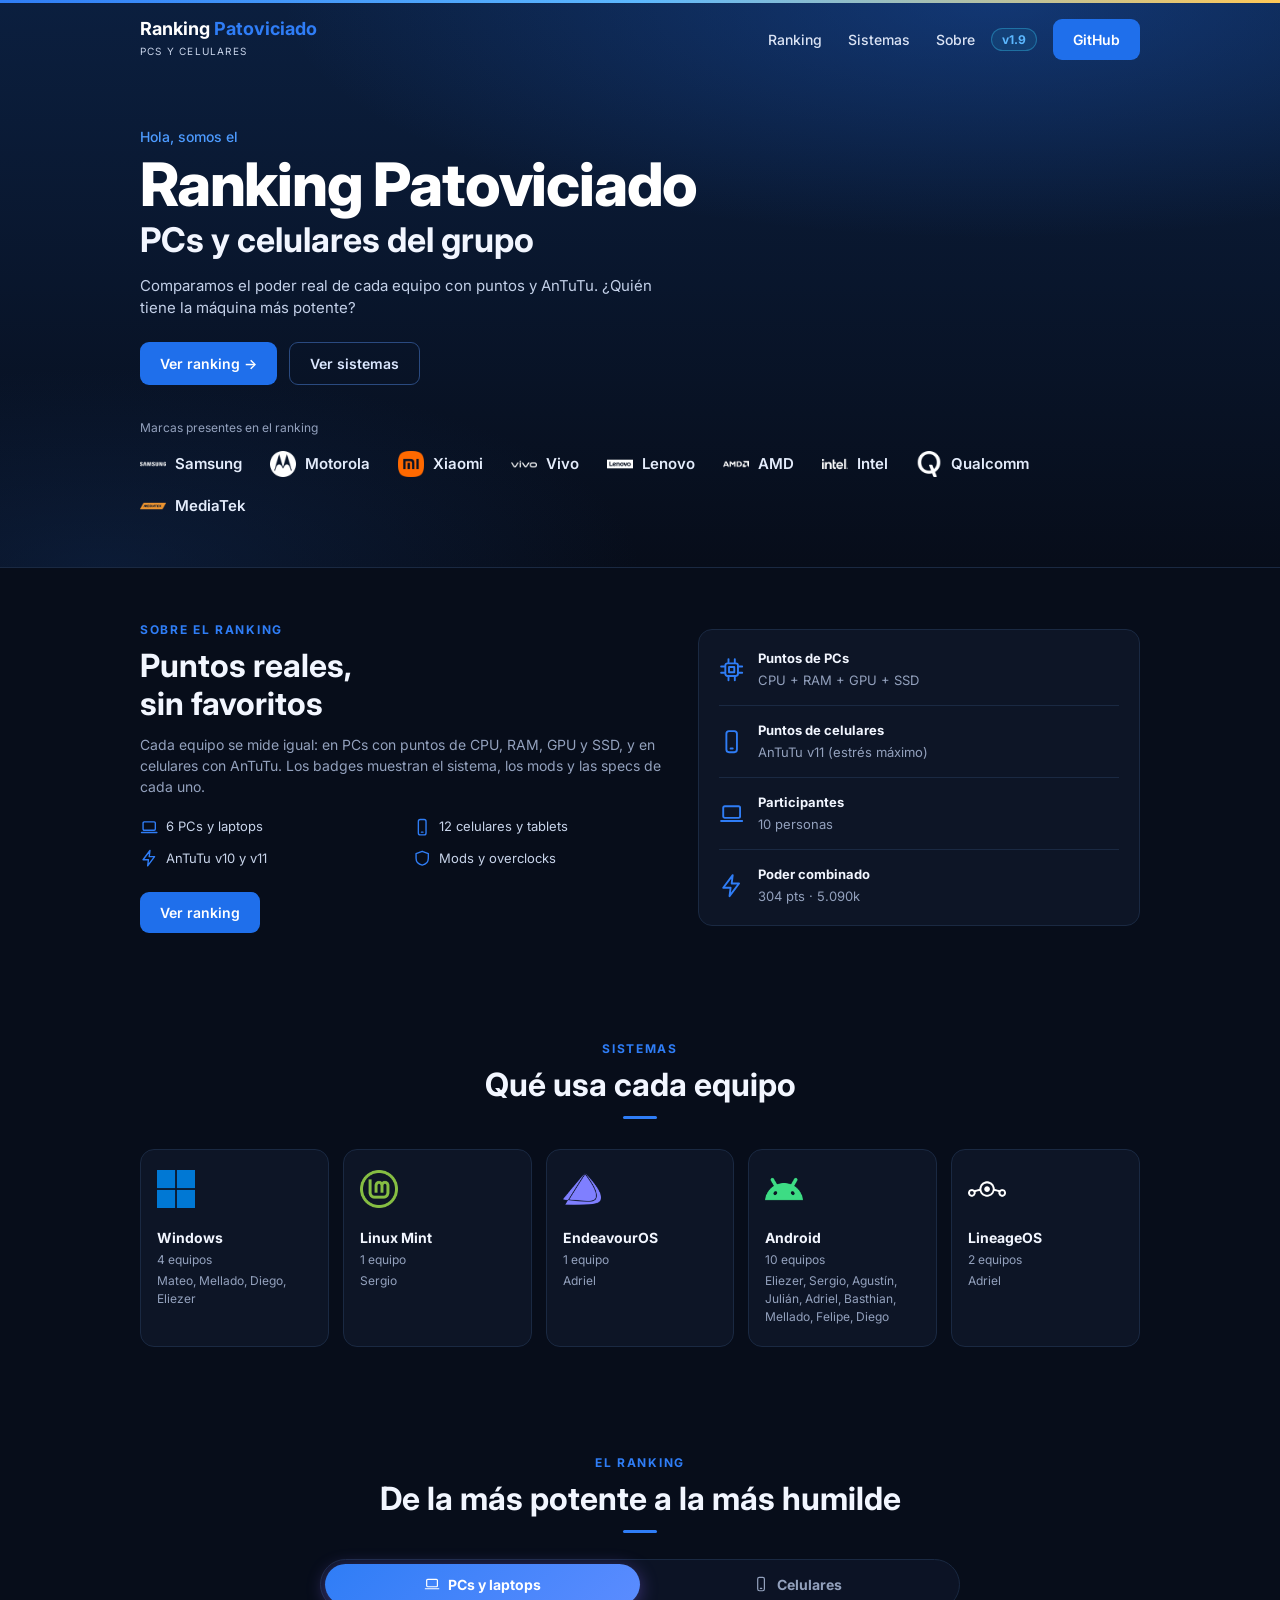
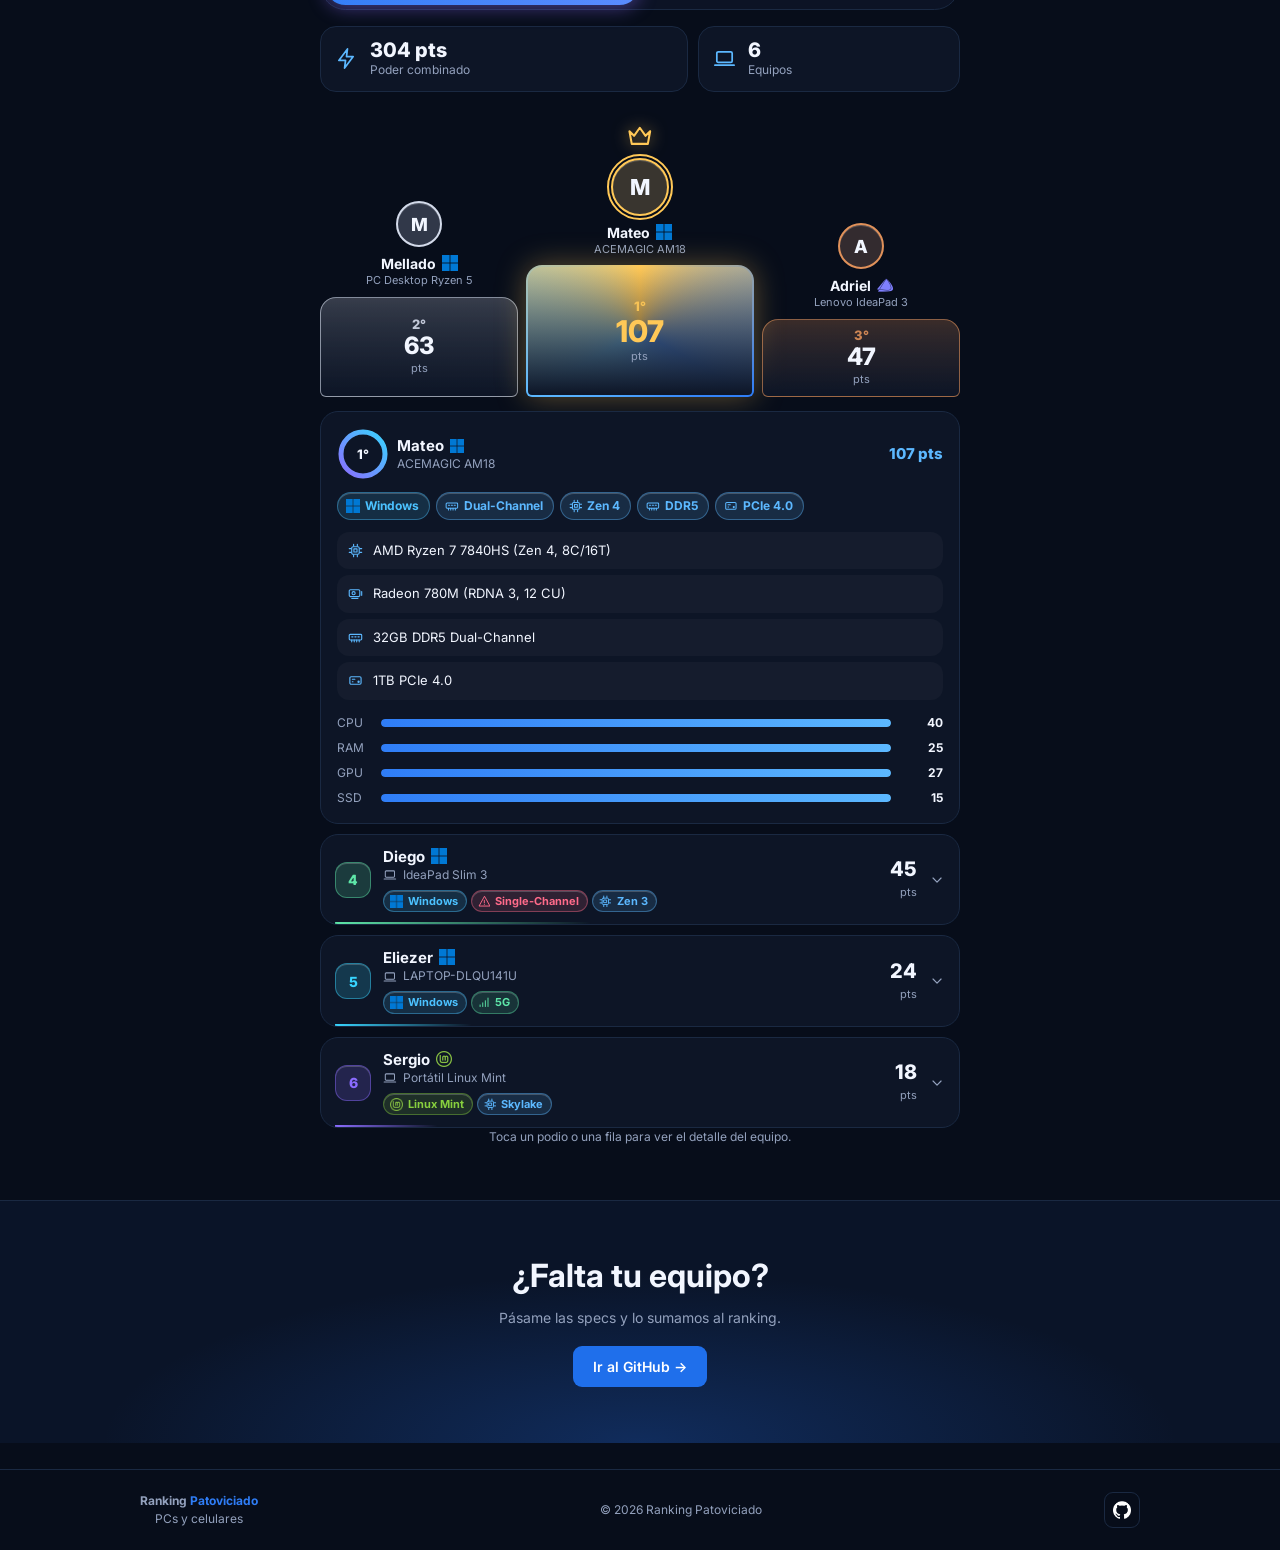
<file: ranking-patoviciado-v1.9.html>
<!DOCTYPE html>
<html lang="es">
<head>
<meta charset="utf-8">
<meta name="viewport" content="width=device-width,initial-scale=1,viewport-fit=cover">
<title>Ranking Patoviciado</title>
<link rel="preconnect" href="https://fonts.googleapis.com">
<link href="https://fonts.googleapis.com/css2?family=Inter:wght@400;500;600;700;800&display=swap" rel="stylesheet">
<style>
@property --a{syntax:'<angle>';inherits:false;initial-value:0deg}
:root{--bg:#0a0912;--sf:#14121f;--ln:#2a2540;--tx:#f3f0ff;--mu:#9a94b8;--vi:#8b6cff;--cy:#38d5ff;--au:#ffc857;--ag:#d3daea;--cu:#e0915a;--ro:#ff6b8a;--gr:#5ee6a8;color-scheme:dark;box-sizing:border-box;padding-top:env(safe-area-inset-top,0px);padding-bottom:env(safe-area-inset-bottom,0px)}
html{scroll-padding-top:env(safe-area-inset-top,0px)}
*,*::before,*::after{box-sizing:inherit;margin:0;padding:0}
body{background:var(--bg);color:var(--tx);font:400 14px/1.5 Inter,system-ui,sans-serif;overflow-x:hidden}
body::before{content:'';position:fixed;inset:-20%;z-index:-1;background:radial-gradient(40% 35% at 20% 15%,#8b6cff33,transparent 70%),radial-gradient(35% 30% at 85% 30%,#38d5ff22,transparent 70%),radial-gradient(40% 35% at 50% 95%,#ff6b8a1a,transparent 70%);animation:drift 22s ease-in-out infinite alternate}
@keyframes drift{to{transform:translate3d(4%,3%,0) scale(1.08)}}
button{font:inherit;color:inherit;background:none;border:0;cursor:pointer}
:focus-visible{outline:2px solid var(--cy);outline-offset:2px}
.i{width:1.15em;height:1.15em;fill:none;stroke:currentColor;stroke-width:1.8;stroke-linecap:round;stroke-linejoin:round;flex:none}
.wrap{max-width:560px;margin:0 auto;padding:26px 16px 48px}
header{text-align:center}
.logo{width:56px;height:56px;margin:0 auto 14px;border-radius:18px;display:grid;place-items:center;font-size:26px;color:var(--au);border:1.5px solid transparent;background:linear-gradient(var(--sf),var(--sf)) padding-box,conic-gradient(from var(--a),var(--vi),var(--cy),var(--au),var(--vi)) border-box;animation:spin 5s linear infinite;box-shadow:0 0 34px #8b6cff44}
@keyframes spin{to{--a:360deg}}
h1{font:800 clamp(30px,9vw,40px)/1.05 Inter,sans-serif;letter-spacing:-.02em;background:linear-gradient(100deg,#fff 30%,var(--cy),var(--vi),#fff 70%);background-size:250% 100%;-webkit-background-clip:text;background-clip:text;-webkit-text-fill-color:transparent;animation:sh 7s linear infinite}
@keyframes sh{to{background-position:-250% 0}}
header p{color:var(--mu);margin-top:8px}
.tabs{position:relative;display:grid;grid-template-columns:1fr 1fr;margin:22px 0 0;background:var(--sf);border:1px solid var(--ln);border-radius:999px;padding:4px}
.tabs i{position:absolute;top:4px;bottom:4px;left:4px;width:calc(50% - 4px);border-radius:999px;background:linear-gradient(135deg,var(--vi),#5b8cff);box-shadow:0 4px 18px #8b6cff66;transition:transform .45s cubic-bezier(.3,1.3,.5,1)}
.tabs[data-t=cel] i{transform:translateX(100%)}
.tabs button{position:relative;z-index:1;display:flex;gap:8px;align-items:center;justify-content:center;padding:10px;font-weight:700;border-radius:999px;color:var(--mu);transition:color .3s}
.tabs button[aria-selected=true]{color:#fff}
.stats{display:grid;grid-template-columns:1.4fr 1fr;gap:10px;margin-top:16px}
.st{display:flex;gap:12px;align-items:center;padding:12px 14px;background:var(--sf);border:1px solid var(--ln);border-radius:16px;font-size:20px;color:var(--cy)}
.st em{display:block;font:800 20px/1.1 Inter,sans-serif;font-style:normal;color:var(--tx)}
.st small{display:block;font-size:12px;color:var(--mu)}
.pod{display:grid;grid-template-columns:1fr 1.15fr 1fr;gap:8px;align-items:end;margin:30px 0 14px}
.pk{position:relative;text-align:center;display:flex;flex-direction:column;align-items:center;min-width:0}
.cr{font-size:24px;color:var(--au);margin-bottom:-2px;animation:fl 3s ease-in-out infinite;filter:drop-shadow(0 0 8px #ffc857aa)}
@keyframes fl{50%{transform:translateY(-4px)}}
.av{width:46px;height:46px;border-radius:50%;display:grid;place-items:center;font:800 18px Inter,sans-serif;background:color-mix(in srgb,var(--c) 18%,var(--sf));border:2px solid var(--c);box-shadow:0 0 20px color-mix(in srgb,var(--c) 40%,transparent)}
.r1 .av{width:58px;height:58px;font-size:22px}
.pk b{margin-top:8px;font:700 14px Inter,sans-serif;max-width:100%;overflow:hidden;text-overflow:ellipsis;white-space:nowrap}
.pk .dv{font-size:11px;color:var(--mu);max-width:100%;overflow:hidden;text-overflow:ellipsis;white-space:nowrap;margin-bottom:8px}
.blk{width:100%;height:var(--h);display:flex;flex-direction:column;align-items:center;justify-content:center;gap:2px;border-radius:16px 16px 6px 6px;background:linear-gradient(180deg,color-mix(in srgb,var(--c) 26%,var(--sf)),var(--sf));border:1.5px solid color-mix(in srgb,var(--c) 60%,transparent);animation:rise .9s cubic-bezier(.2,.9,.2,1) var(--d) both;transition:transform .3s}
.pk:hover .blk{transform:translateY(-3px)}
.pk[aria-pressed=true] .blk{box-shadow:0 0 30px color-mix(in srgb,var(--c) 35%,transparent)}
.r1 .blk{border:2px solid transparent;background:linear-gradient(180deg,#ffc85733,var(--sf)) padding-box,conic-gradient(from var(--a),var(--au),var(--vi),var(--cy),var(--au)) border-box;animation:rise .9s cubic-bezier(.2,.9,.2,1) var(--d) both,spin 4s linear infinite}
@keyframes rise{from{transform:translateY(46px);opacity:0}}
.num{font:800 13px Inter,sans-serif;color:var(--c);opacity:.9}
.blk em{font:800 24px/1 Inter,sans-serif;font-style:normal}
.r1 .blk em{font-size:30px;color:var(--au)}
.blk small,.sc small{font-size:11px;color:var(--mu)}
.spot,.row{background:var(--sf);border:1px solid var(--ln);border-radius:18px}
.spot{padding:16px}
.sh{display:flex;align-items:center;gap:8px;margin-bottom:12px;font:700 15px Inter,sans-serif}
.sh span{font:400 13px Inter,sans-serif;color:var(--mu)}
.row{margin-top:10px;overflow:hidden;transition:border-color .3s,box-shadow .3s}
.row.open{border-color:color-mix(in srgb,var(--c) 55%,transparent);box-shadow:0 0 26px color-mix(in srgb,var(--c) 18%,transparent)}
.rh{display:flex;align-items:center;gap:12px;width:100%;padding:12px 14px;text-align:left}
.rn{flex:none;width:36px;height:36px;border-radius:12px;display:grid;place-items:center;font:800 14px Inter,sans-serif;color:var(--c);background:color-mix(in srgb,var(--c) 18%,transparent);border:1px solid color-mix(in srgb,var(--c) 45%,transparent)}
.ti{flex:1;min-width:0}
.ti b{display:block;font:700 15px Inter,sans-serif}
.ti small{display:flex;align-items:center;gap:6px;font-size:12px;color:var(--mu);white-space:nowrap;overflow:hidden;text-overflow:ellipsis}
.sc{text-align:right}
.sc em{display:block;font:800 20px/1.1 Inter,sans-serif;font-style:normal}
.rh>.i{color:var(--mu);transition:transform .4s}
.open .rh>.i{transform:rotate(180deg)}
.rb{display:grid;grid-template-rows:0fr;transition:grid-template-rows .45s cubic-bezier(.2,.9,.2,1)}
.open .rb{grid-template-rows:1fr}
.rb>div{overflow:hidden}
.rb .dt{padding:2px 14px 16px}
.bgs{display:flex;flex-wrap:wrap;gap:6px;margin-bottom:12px}
.bg{display:inline-flex;align-items:center;gap:5px;padding:4px 10px 4px 8px;border-radius:999px;font-size:12px;font-weight:700;color:var(--c);background:color-mix(in srgb,var(--c) 14%,transparent);border:1px solid color-mix(in srgb,var(--c) 40%,transparent)}
.sps{display:grid;gap:6px;margin-bottom:14px}
.sp{display:flex;gap:10px;align-items:flex-start;padding:9px 11px;border-radius:12px;background:#ffffff08;font-size:13px}
.sp .i{margin-top:2px;color:var(--cy)}
.bar{display:grid;grid-template-columns:34px 1fr 42px;gap:10px;align-items:center;margin-top:7px;font-size:12px;color:var(--mu)}
.bar b{text-align:right;color:var(--tx)}
.trk{height:8px;border-radius:9px;background:#ffffff10;overflow:hidden}
.fl{height:100%;width:0;border-radius:9px;background:linear-gradient(90deg,var(--vi),var(--cy));box-shadow:0 0 12px #38d5ff66;transition:width 1.1s cubic-bezier(.2,.9,.2,1)}
footer{margin-top:26px;text-align:center;font-size:12px;color:var(--mu)}
@media(prefers-reduced-motion:reduce){*,*::before,*::after{animation:none!important;transition:none!important}}
.ver{display:inline-block;margin-top:10px;padding:3px 10px;border-radius:999px;font:700 12px Inter,sans-serif;color:var(--cy);border:1px solid #38d5ff55;background:#38d5ff14}
.mb{display:flex;flex-wrap:wrap;gap:4px;margin-top:6px}.bg.sm{padding:2px 8px 2px 6px;font-size:11px}

.tabs{position:sticky;top:calc(env(safe-area-inset-top,0px) + 8px);z-index:5;background:#14121fcc;-webkit-backdrop-filter:blur(14px);backdrop-filter:blur(14px)}
.row,.spot,.st{position:relative}
.row::after,.spot::after,.st::after{content:'';position:absolute;inset:0;border-radius:inherit;pointer-events:none;opacity:0;transition:opacity .4s;background:radial-gradient(220px circle at var(--mx,50%) var(--my,50%),#8b6cff2b,transparent 70%)}
.row:hover::after,.spot:hover::after,.st:hover::after{opacity:1}
.pk{transform:perspective(700px) rotateX(var(--rx,0deg)) rotateY(var(--ry,0deg));transition:transform .35s cubic-bezier(.2,.9,.2,1)}
.av{position:relative}
.r1 .av::after{content:'';position:absolute;inset:-6px;border-radius:50%;border:2px solid var(--au);animation:pulse 2.4s ease-out infinite}
@keyframes pulse{from{transform:scale(.85);opacity:.7}to{transform:scale(1.4);opacity:0}}
.fl{position:relative;overflow:hidden}
.fl::after{content:'';position:absolute;inset:0;background:linear-gradient(100deg,transparent 30%,#ffffff66 50%,transparent 70%);transform:translateX(-100%);animation:shm 3.4s ease-in-out infinite}
@keyframes shm{60%,100%{transform:translateX(100%)}}
.bg{transition:transform .3s cubic-bezier(.3,1.6,.5,1)}
.bg:hover{transform:translateY(-2px) scale(1.06)}
.rh{position:relative;transition:transform .2s}
.rh:active{transform:scale(.985)}
.rh::after{content:'';position:absolute;left:14px;bottom:0;height:2px;width:calc(100% - 28px);border-radius:2px;background:linear-gradient(90deg,var(--c),transparent);transform:scaleX(0);transform-origin:left;transition:transform 1.2s cubic-bezier(.2,.9,.2,1) calc(var(--i,0)*60ms + .3s)}
.row.in .rh::after{transform:scaleX(var(--p))}
.rv{opacity:0;transform:translateY(18px) scale(.98);filter:blur(6px);transition:opacity .7s cubic-bezier(.2,.9,.2,1),transform .7s cubic-bezier(.2,.9,.2,1),filter .7s cubic-bezier(.2,.9,.2,1),border-color .3s,box-shadow .3s}
.rv.in{opacity:1;transform:none;filter:none}
.pop>*{animation:pin .55s cubic-bezier(.2,.9,.2,1) both}
@keyframes pin{from{opacity:0;transform:translateY(10px);filter:blur(4px)}}
.sh .rw{position:relative;width:52px;height:52px;flex:none}
.ring{width:52px;height:52px;transform:rotate(-90deg)}
.rt{fill:none;stroke:#ffffff14;stroke-width:5}
.rf{fill:none;stroke:url(#rg);stroke-width:5;stroke-linecap:round;stroke-dasharray:138.2;stroke-dashoffset:138.2;transition:stroke-dashoffset 1.4s cubic-bezier(.2,.9,.2,1)}
.sh .rl{position:absolute;inset:0;display:grid;place-items:center;font:800 13px Inter,sans-serif;color:var(--tx)}
.sh .sn{flex:1;min-width:0;display:flex;flex-direction:column;line-height:1.25}
.sh .sn span{font-size:12px}
.sh .sv{margin-left:auto;font:800 15px Inter,sans-serif;color:var(--cy);text-align:right}
.cf{position:fixed;width:7px;height:11px;border-radius:2px;pointer-events:none;z-index:9}
.sb{display:none}
@supports (animation-timeline:scroll()){.sb{display:block;position:fixed;top:0;left:0;right:0;height:3px;z-index:9;transform-origin:left;background:linear-gradient(90deg,var(--vi),var(--cy),var(--au));animation:sbar linear;animation-timeline:scroll()}@keyframes sbar{from{transform:scaleX(0)}to{transform:scaleX(1)}}}
::view-transition-old(root),::view-transition-new(root){animation-duration:.45s}
:root{--win:#4cc2ff;--mint:#87cf3e;--edos:#b58cff;--and:#3ddc84}.i.f{fill:currentColor;stroke:none}.oi{display:inline-flex;vertical-align:-2px;margin-left:6px;font-size:14px}
#gl{position:fixed;inset:0;width:100vw;height:100vh;z-index:-1;pointer-events:none}
.logo{display:none}
#hero{height:150px;margin:-6px auto 4px}
.st,.spot,.row{background:rgba(22,19,36,.5);-webkit-backdrop-filter:blur(18px) saturate(150%);backdrop-filter:blur(18px) saturate(150%);box-shadow:inset 0 1px 0 #ffffff26,0 10px 30px #0006}
.tabs{background:rgba(22,19,36,.62);box-shadow:inset 0 1px 0 #ffffff26,0 10px 30px #0006}
.blk{background:linear-gradient(180deg,color-mix(in srgb,var(--c) 32%,#0000),#14121f99);-webkit-backdrop-filter:blur(14px);backdrop-filter:blur(14px);box-shadow:inset 0 1px 0 #ffffff33}
.r1 .blk{background:linear-gradient(180deg,#ffc85745,#14121f99) padding-box,conic-gradient(from var(--a),var(--au),var(--vi),var(--cy),var(--au)) border-box}
.rn,.av,.bg{box-shadow:inset 0 1px 0 #ffffff33}

:root{--bg:#070d1a;--sf:#0d1526;--ln:#1a2942;--tx:#f2f6ff;--mu:#93a1bd;--vi:#2f7df6;--cy:#5cb8ff}
html{scroll-behavior:smooth}
body{font-family:Inter,system-ui,sans-serif}
body::before{display:none}
.wrap{max-width:1040px;margin:0 auto;padding:0 20px}
.mu{color:var(--mu)}.c{text-align:center}.sm{font-size:12px}.bl{color:#2f7df6}
.lg{width:1.15em;height:1.15em;object-fit:contain;flex:none;vertical-align:middle}
.hero{text-align:left;background:radial-gradient(80% 60% at 78% 0%,#1d5cc466,transparent 70%),radial-gradient(60% 50% at 8% 100%,#12305f66,transparent 70%),linear-gradient(180deg,#0b1f3f,#070d1a);border-bottom:1px solid var(--ln)}
.nvi{display:flex;align-items:center;gap:16px;padding-top:18px;padding-bottom:18px}
.lo{text-decoration:none;color:#fff;margin-right:auto}.lo b{display:block;font:700 18px Inter,sans-serif}.lo span{color:#2f7df6}.lo small{font-size:10px;letter-spacing:.12em;color:#c8d4ea}
.nl{display:none;gap:26px}.nl a{color:#dbe4f5;text-decoration:none;font-size:14px;font-weight:500;transition:color .2s}.nl a:hover{color:#5cb8ff}
@media(min-width:720px){.nl{display:flex}}
.nv .ver{margin:0}
.btn{display:inline-flex;gap:8px;align-items:center;padding:10px 20px;border-radius:9px;background:#1f6feb;color:#fff;font-weight:600;font-size:14px;text-decoration:none;transition:transform .25s,box-shadow .25s}
.btn:hover{transform:translateY(-2px);box-shadow:0 8px 24px #1f6feb66}
.btn.ol{background:transparent;border:1px solid #2a4a80;color:#dbe7ff}
.hb{padding-top:40px;padding-bottom:48px}
.hi{color:#4d9bff;font-weight:500;margin-bottom:6px}
h1{background:none;-webkit-text-fill-color:currentColor;color:#fff;animation:none;font-size:clamp(36px,8vw,60px);text-align:left}
.hero h2{font:700 clamp(22px,4.6vw,34px)/1.2 Inter,sans-serif;margin:4px 0 14px}
.lead{max-width:520px;color:#c3d0e8;margin-bottom:22px;font-size:15px}
.cta{display:flex;flex-wrap:wrap;gap:12px;margin-bottom:34px}
.tr{font-size:12px;color:var(--mu);margin-bottom:14px}
.brands{display:flex;flex-wrap:wrap;gap:16px 28px;align-items:center}
.br{display:flex;gap:9px;align-items:center;font-weight:600;font-size:15px;color:#e4ecfb;transition:transform .25s}.br:hover{transform:translateY(-3px)}
.br img{height:26px;width:26px;object-fit:contain}
.sec{padding:54px 0}
.ey{font:700 12px Inter,sans-serif;color:#2f7df6;letter-spacing:.14em;margin-bottom:10px}
h3{font:700 clamp(24px,4.4vw,32px)/1.18 Inter,sans-serif;margin-bottom:12px}
.ul{display:block;width:34px;height:3px;background:#2f7df6;border-radius:2px;margin:12px auto 0}
.two{display:grid;gap:28px}
@media(min-width:760px){.two{grid-template-columns:1.2fr 1fr;align-items:center}}
.fx{display:grid;grid-template-columns:1fr 1fr;gap:12px 16px;margin:20px 0 24px;list-style:none;color:#c8d4ea}
.fx li{display:flex;gap:8px;align-items:center;font-size:13px}.fx .i{color:#2f7df6;font-size:16px}
.info{background:var(--sf);border:1px solid var(--ln);border-radius:14px;padding:4px 20px}
.info>div{display:flex;gap:14px;align-items:center;padding:15px 0;border-bottom:1px solid var(--ln)}.info>div:last-child{border:0}
.info .i{color:#2f7df6;font-size:22px}.info b{display:block;font-size:13px}.info small{color:var(--mu);font-size:13px}
.osg{display:grid;grid-template-columns:repeat(auto-fit,minmax(150px,1fr));gap:14px;margin-top:30px}
.oc{background:var(--sf);border:1px solid var(--ln);border-radius:14px;padding:20px 16px;transition:transform .3s,border-color .3s,box-shadow .3s}
.oc:hover{transform:translateY(-4px);border-color:#2f7df6;box-shadow:0 12px 30px #1f6feb33}
.oc img{width:38px;height:38px;object-fit:contain;margin-bottom:14px}.oc b{display:block}.oc small{display:block;color:var(--mu);font-size:12px;margin-top:3px}
.rkw{max-width:640px;margin:0 auto}.rkw .tabs{margin-top:26px}
.st,.spot,.row,.tabs{background:var(--sf);-webkit-backdrop-filter:none;backdrop-filter:none;box-shadow:none;border-color:var(--ln)}
.tabs{background:#0d1526f2}
.blk{background:linear-gradient(180deg,color-mix(in srgb,var(--c) 24%,#0000),#0d1526);-webkit-backdrop-filter:none;backdrop-filter:none;box-shadow:none}
.r1 .blk{background:linear-gradient(180deg,#ffc85733,#0d1526) padding-box,conic-gradient(from var(--a),var(--au),#2f7df6,var(--cy),var(--au)) border-box}
.ctab{text-align:center;padding:56px 0;border-top:1px solid var(--ln);background:radial-gradient(60% 100% at 50% 100%,#1d5cc455,transparent 70%),#0a1428}
.ctab .btn{margin-top:18px}
.ft{border-top:1px solid var(--ln)}.ft .wrap{display:flex;flex-wrap:wrap;gap:12px;justify-content:space-between;align-items:center;padding-top:22px;padding-bottom:calc(22px + env(safe-area-inset-bottom,0px))}
.ft small{display:block;color:var(--mu);font-size:12px}
.ft a{width:36px;height:36px;border:1px solid var(--ln);border-radius:9px;display:grid;place-items:center;transition:border-color .25s,transform .25s}.ft a:hover{border-color:#2f7df6;transform:translateY(-2px)}.gh{width:18px;height:18px}
</style>
</head>
<body data-prompt="Mejora este ranking patoviciado: mantén los datos de hardware, mejora animaciones, íconos y badges, y asegúrate de que siga siendo mobile-first, accesible y de un solo archivo HTML.">
<svg width="0" height="0" style="position:absolute" aria-hidden="true">
<symbol id="cpu" viewBox="0 0 24 24"><rect x="6" y="6" width="12" height="12" rx="2"/><rect x="9.5" y="9.5" width="5" height="5"/><path d="M9 2v3M15 2v3M9 19v3M15 19v3M2 9h3M2 15h3M19 9h3M19 15h3"/></symbol>
<symbol id="gpu" viewBox="0 0 24 24"><rect x="2" y="6" width="17" height="11" rx="2"/><circle cx="9" cy="11.5" r="2.5"/><path d="M22 9v6M6 20h10"/></symbol>
<symbol id="ram" viewBox="0 0 24 24"><rect x="2" y="7" width="20" height="9" rx="1.5"/><path d="M6 16v3M10 16v3M14 16v3M18 16v3M6 11h2M11 11h2M16 11h2"/></symbol>
<symbol id="ssd" viewBox="0 0 24 24"><rect x="3" y="6" width="18" height="12" rx="2"/><path d="M7 10h4M7 14h1"/><circle cx="17" cy="14" r="1"/></symbol>
<symbol id="bolt" viewBox="0 0 24 24"><path d="M13 2 4 14h7l-1 8 9-12h-7z"/></symbol>
<symbol id="laptop" viewBox="0 0 24 24"><rect x="4" y="5" width="16" height="11" rx="1.5"/><path d="M2 19h20"/></symbol>
<symbol id="phone" viewBox="0 0 24 24"><rect x="7" y="2" width="10" height="20" rx="2.5"/><path d="M11 18.5h2"/></symbol>
<symbol id="tab" viewBox="0 0 24 24"><rect x="4" y="3" width="16" height="18" rx="2.5"/><path d="M11 18h2"/></symbol>
<symbol id="desk" viewBox="0 0 24 24"><rect x="3" y="4" width="18" height="12" rx="2"/><path d="M9 20h6M12 16v4"/></symbol>
<symbol id="term" viewBox="0 0 24 24"><rect x="3" y="4" width="18" height="16" rx="2"/><path d="m7 9 3 3-3 3M13 15h4"/></symbol>
<symbol id="shield" viewBox="0 0 24 24"><path d="M12 3 4 6v6c0 5 3.5 8 8 9 4.5-1 8-4 8-9V6z"/></symbol>
<symbol id="layers" viewBox="0 0 24 24"><path d="m12 3 9 5-9 5-9-5zM3 13l9 5 9-5"/></symbol>
<symbol id="minus" viewBox="0 0 24 24"><circle cx="12" cy="12" r="9"/><path d="M8 12h8"/></symbol>
<symbol id="pad" viewBox="0 0 24 24"><rect x="2" y="7" width="20" height="11" rx="5"/><path d="M7 10v5M4.5 12.5h5M16 11.5h.01M18.5 13.5h.01"/></symbol>
<symbol id="warn" viewBox="0 0 24 24"><path d="M12 3 2 21h20z"/><path d="M12 10v5M12 18h.01"/></symbol>
<symbol id="check" viewBox="0 0 24 24"><path d="m5 12 5 5 9-10"/></symbol>
<symbol id="crown" viewBox="0 0 24 24"><path d="m3 8 4 4 5-7 5 7 4-4-2 11H5z"/></symbol>
<symbol id="chev" viewBox="0 0 24 24"><path d="m6 9 6 6 6-6"/></symbol>
<symbol id="trophy" viewBox="0 0 24 24"><path d="M8 4h8v5a4 4 0 0 1-8 0zM8 6H4v1a3 3 0 0 0 4 3M16 6h4v1a3 3 0 0 1-4 3M12 13v4M8 21h8M9 17h6"/></symbol>
<symbol id="signal" viewBox="0 0 24 24"><path d="M4 20v-3M9 20v-7M14 20V9M19 20V4"/></symbol>
<symbol id="screen" viewBox="0 0 24 24"><rect x="3" y="5" width="18" height="12" rx="2"/><path d="M8 21h8"/></symbol>
<symbol id="win11" viewBox="0 0 24 24"><path d="M3 3h8.5v8.5H3zM12.5 3H21v8.5h-8.5zM3 12.5h8.5V21H3zM12.5 12.5H21V21h-8.5z"/></symbol>
<symbol id="win10" viewBox="0 0 24 24"><path d="M3 5.4 11 4.3v7.2H3zM12 4.1 21 2.8v8.7h-9zM3 12.5h8v7.2l-8-1.1zM12 12.5h9v8.7l-9-1.3z"/></symbol>
<symbol id="mint" viewBox="0 0 24 24"><path d="M4.5 19.5V9.2a3.2 3.2 0 0 1 6.4 0v3.1M10.9 12.3V9.2a3.2 3.2 0 0 1 6.4 0v8.2c0 1.5 1 2.4 2.4 2.4"/></symbol>
<symbol id="edos" viewBox="0 0 24 24"><circle cx="12" cy="12" r="3.4"/><ellipse cx="12" cy="12" rx="9.5" ry="4" transform="rotate(-28 12 12)"/></symbol>
<symbol id="and" viewBox="0 0 24 24"><path d="M5 17a7 7 0 0 1 14 0zM8.2 6.4 6.8 4.2M15.8 6.4l1.4-2.2M9.6 13h.01M14.4 13h.01"/></symbol>
<defs><linearGradient id="rg" x1="0" y1="0" x2="1" y2="1"><stop offset="0" stop-color="#8b6cff"/><stop offset="1" stop-color="#38d5ff"/></linearGradient></defs>
</svg>
<div class="sb"></div>
<header class="hero" id="top">
<nav class="nv"><div class="wrap nvi"><a class="lo" href="#top"><b>Ranking <span>Patoviciado</span></b><small>PCS Y CELULARES</small></a><div class="nl"><a href="#ranking">Ranking</a><a href="#sistemas">Sistemas</a><a href="#sobre">Sobre</a></div><span class="ver">v1.9</span><a class="btn" href="https://github.com/Adriyache32/Adriyache32.github.io" target="_blank" rel="noopener">GitHub</a></div></nav>
<div class="wrap hb"><p class="hi">Hola, somos el</p><h1>Ranking Patoviciado</h1><h2>PCs y celulares del grupo</h2>
<p class="lead">Comparamos el poder real de cada equipo con puntos y AnTuTu. ¿Quién tiene la máquina más potente?</p>
<div class="cta"><a class="btn" href="#ranking">Ver ranking →</a><a class="btn ol" href="#sistemas">Ver sistemas</a></div>
<p class="tr">Marcas presentes en el ranking</p><div class="brands" id="brands"></div></div></header>
<section class="sec" id="sobre"><div class="wrap two"><div><p class="ey">SOBRE EL RANKING</p><h3>Puntos reales,<br>sin favoritos</h3><p class="mu">Cada equipo se mide igual: en PCs con puntos de CPU, RAM, GPU y SSD, y en celulares con AnTuTu. Los badges muestran el sistema, los mods y las specs de cada uno.</p><ul class="fx" id="fx"></ul><a class="btn" href="#ranking">Ver ranking</a></div><div class="info" id="abt"></div></div></section>
<section class="sec" id="sistemas"><div class="wrap"><p class="ey c">SISTEMAS</p><h3 class="c">Qué usa cada equipo<i class="ul"></i></h3><div class="osg" id="osg"></div></div></section>
<section class="sec" id="ranking"><div class="wrap"><div class="rkw"><p class="ey c">EL RANKING</p><h3 class="c">De la más potente a la más humilde<i class="ul"></i></h3>
<div class="tabs" id="tabs" data-t="pc" role="tablist"><i></i><button role="tab" data-t="pc" aria-selected="true"><svg class="i"><use href="#laptop"/></svg>PCs y laptops</button><button role="tab" data-t="cel" aria-selected="false"><svg class="i"><use href="#phone"/></svg>Celulares</button></div>
<main id="view"></main><p class="mu c sm">Toca un podio o una fila para ver el detalle del equipo.</p></div></div></section>
<section class="ctab"><div class="wrap"><h3>¿Falta tu equipo?</h3><p class="mu">Pásame las specs y lo sumamos al ranking.</p><a class="btn" href="https://github.com/Adriyache32/Adriyache32.github.io" target="_blank" rel="noopener">Ir al GitHub →</a></div></section>
<footer class="ft"><div class="wrap"><div><b>Ranking <span class="bl">Patoviciado</span></b><small>PCs y celulares</small></div><span class="mu sm">© 2026 Ranking Patoviciado</span><a href="https://github.com/Adriyache32/Adriyache32.github.io" target="_blank" rel="noopener" aria-label="GitHub"><img class="gh" src="[data-uri]" alt=""></a></div></footer>
<script>
const LOGOS={"samsung":"[data-uri]","motorola":"[data-uri]","xiaomi":"[data-uri]","vivo":"[data-uri]","lenovo":"[data-uri]","amd":"[data-uri]","intel":"[data-uri]","qualcomm":"[data-uri]","mediatek":"[data-uri]","linuxmint":"[data-uri]","endeavouros":"[data-uri]","android":"[data-uri]","lineageos":"[data-uri]","github":"[data-uri]","windows":"[data-uri]"};
const I=n=>n.startsWith('img:')?`<img class="lg" src="${LOGOS[n.slice(4)]}" alt="">`:`<svg class="i${/^win/.test(n)?' f':''}" aria-hidden="true"><use href="#${n}"/></svg>`;
const BG={oc:['bolt','Overclock','--au'],dual:['ram','Dual-Channel','--cy'],single:['warn','Single-Channel','--ro'],linux:['term','Linux Mint','--gr'],root:['shield','Root','--vi'],deg:['shield','De-Googled','--vi'],rom:['layers','LineageOS','--vi'],debl:['minus','Debloat','--cy'],game:['pad','Game Mode','--cy'],stock:['check','Stock','--mu'],desk:['desk','Escritorio','--mu'],tab:['tab','Tablet','--mu']};
const chip=(i,t,c,z)=>`<span class="bg${z?' sm':''}" style="--c:var(${c})">${I(i)}${t}</span>`;
const auto=x=>{const t=x.sp.map(p=>p[1]).join(' | ')+' '+x.d,a=[];let m;
if(m=t.match(/Zen \d/))a.push(['cpu',m[0],'--cy']);
if(/Skylake/.test(t))a.push(['cpu','Skylake','--cy']);
if(/DDR5/.test(t))a.push(['ram','DDR5','--cy']);
if(m=t.match(/PCIe [\d.]+|NVMe/))a.push(['ssd',m[0],'--cy']);
if(m=t.match(/(\d+)W\b/))a.push(['bolt',m[1]+' W','--mu']);
if(m=t.match(/(\d+)nm/))a.push(['cpu',m[1]+' nm','--cy']);
if(/5G/.test(t))a.push(['signal','5G','--gr']);
if(m=t.match(/UFS [\d.]+|eMMC [\d.]+/))a.push(['ssd',m[0],'--mu']);
if(m=t.match(/(\d+)Hz/))a.push(['screen',m[1]+' Hz','--ro']);
if(/microG/.test(t))a.push(['shield','microG','--vi']);
if(/de fábrica/.test(t))a.push(['bolt','OC de fábrica','--au']);
return a};
const OS={win:['img:windows','Windows','--win'],w10:['img:windows','Windows 10','--win'],w11:['img:windows','Windows 11','--win'],mint:['img:linuxmint','Linux Mint','--mint'],edos:['img:endeavouros','EndeavourOS','--edos'],and:['img:android','Android','--and'],los:['img:lineageos','LineageOS','--and']};
const OSM={'Mateo|ACEMAGIC AM18':'win','Mellado|PC Desktop Ryzen 5':'w10','Adriel|Lenovo IdeaPad 3':'edos','Diego|IdeaPad Slim 3':'win','Eliezer|LAPTOP-DLQU141U':'win','Sergio|Portátil Linux Mint':'mint','Adriel|Moto G71 5G':'los','Adriel|Redmi Note 9 Pro':'los'};
const oi=x=>`<span class="oi" style="color:var(${OS[x.os][2]})" title="${OS[x.os][1]}">${I(OS[x.os][0])}</span>`;
const B=(x,z)=>[chip(...OS[x.os],z),...x.b.filter(k=>(!z||k!=='stock')&&!(k==='rom'&&x.os==='los')&&!(k==='linux'&&x.os==='mint')).map(k=>{const[b,t,c]=BG[k];return chip(b,t,c,z)}),...auto(x).map(a=>chip(a[0],a[1],a[2],z))];
const pc=(n,d,s,cpu,gpu,ram,ssd,m,b,ic)=>({n,d,s,b,ic:ic||'laptop',sp:[['cpu',cpu],['gpu',gpu],['ram',ram],['ssd',ssd]],bars:[['CPU',m[0],40],['RAM',m[1],25],['GPU',m[2],27],['SSD',m[3],15]].map(x=>[x[0],x[1]/x[2],x[1]])});
const ph=(n,d,s,v,soc,gpu,st,sw,b,ic)=>({n,d,s,b,ic:ic||'phone',sp:[['cpu',soc],['gpu',gpu],['ssd',st],['layers',sw]],bars:[['v11',s/665,s+'k'],['v10',v/665,'~'+v+'k']]});
const D={
pc:{u:'pts',sfx:'',tot:'304 pts',ic:'laptop',items:[
pc('Mateo','ACEMAGIC AM18',107,'AMD Ryzen 7 7840HS (Zen 4, 8C/16T)','Radeon 780M (RDNA 3, 12 CU)','32GB DDR5 Dual-Channel','1TB PCIe 4.0',[40,25,27,15],['dual'],'desk'),
pc('Mellado','PC Desktop Ryzen 5',63,'AMD Ryzen 5 4600G (Zen 2, 6C/12T, 65W)','Radeon Vega 7 (integrada)','16GB RAM','466GB SSD',[21,18,10,14],['desk'],'desk'),
pc('Adriel','Lenovo IdeaPad 3',47,'Ryzen 5 4500U (Zen 2, 6C/6T) a 3.30 GHz','Vega 6 con overclock','8GB Dual-Channel (4GB soldado + 4GB SO-DIMM)','500GB NVMe',[17,11,10,12],['oc','dual']),
pc('Diego','IdeaPad Slim 3',45,'AMD Ryzen 5 5625U (Zen 3, 6C/12T)','Vega 7 (limitada por memoria)','8GB Single-Channel: cuello de botella de 30-40% en gráfica','180GB SSD',[21,7,9,8],['single']),
pc('Eliezer','LAPTOP-DLQU141U',24,'Intel Core i3-1005G1 (2C/4T)','Intel UHD Graphics G1 (32 EU)','12GB RAM','130GB SSD',[6,13,4,1],['stock']),
pc('Sergio','Portátil Linux Mint',18,'Intel Core i3-6006U (2C/4T, Skylake)','Intel HD Graphics 520 (24 EU)','8GB RAM','329GB SSD',[4,9,3,2],['linux'])]},
cel:{u:'AnTuTu v11',sfx:'k',tot:'5.090k',ic:'phone',items:[
ph('Eliezer','Galaxy A56',665,580,'MediaTek Dimensity 7050 (6nm, 8C)','Mali-G68 MC4','UFS 3.1','Stock, sin modificaciones',['stock']),
ph('Adriel','Moto G71 5G',535,475,'Snapdragon 695 5G (6nm, 8C)','Adreno 619','UFS 2.2','LineageOS + Root, sin servicios de Google',['rom','root','deg']),
ph('Sergio','Moto G85 5G',518,472,'Snapdragon 6s Gen 3 (6nm, 8C)','Adreno 619 · pOLED 120Hz','UFS 2.2','Stock con servicios de Google',['stock']),
ph('Agustín','Moto G53 5G',465,425,'Snapdragon 480+ 5G (8nm, 8C, 2.2 GHz de fábrica)','Adreno 619','UFS 2.2','Sin bloatware, Google restringido, Game Mode',['debl','game']),
ph('Adriel','Redmi Note 9 Pro',448,415,'Snapdragon 720G (8nm, 8C)','Adreno 618 (OC)','UFS 2.1','LineageOS 22.2 + microG + Root, OC en CPU/GPU',['oc','rom','root']),
ph('Julián','Galaxy A36 5G',445,403,'MediaTek Dimensity 6020 (7nm, 8C)','Mali-G57 MC2','UFS 3.1','Stock',['stock']),
ph('Adriel','Vivo Y53s 5G',438,398,'Snapdragon 480 5G (8nm, 8C)','Adreno 619','UFS 2.1','Overclock + debloat extremo, sin root',['oc','debl','game']),
ph('Basthian','Redmi Note 9 Pro Max',395,365,'Snapdragon 720G (8nm, 8C)','Adreno 618 (750MHz) · FHD+','UFS 2.1','Stock',['stock']),
ph('Mellado','Redmi 10C',332,305,'Snapdragon 680 4G (6nm, 8C)','Adreno 610','UFS 2.2','Stock',['stock']),
ph('Felipe','Galaxy A05',295,275,'MediaTek Helio G85 (12nm, 8C)','Mali-G52 (1000MHz) · HD+','eMMC 5.1','Stock',['stock']),
ph('Julián','Redmi Pad SE 8.7"',286,272,'MediaTek Helio G85 (12nm, 8C)','Mali-G57 · IPS 90Hz','eMMC 5.1','Stock',['tab','stock'],'tab'),
ph('Diego','Redmi 14C',268,255,'MediaTek Helio G81 Ultra (12nm, 8C)','Mali-G52 MC2 (820MHz)','eMMC 5.1','Stock',['stock'])]}};
Object.values(D).forEach(S=>S.items.forEach(x=>x.os=OSM[x.n+'|'+x.d]||'and'));
const PC=['--au','--ag','--cu'],CC=['#5ee6a8','#38d5ff','#8b6cff','#ff8fd0','#ffb36b','#7ee0e0','#b6a8ff'];
const rm=matchMedia('(prefers-reduced-motion:reduce)').matches;
let tab='pc',sel=0;
const det=x=>`<div class="dt"><div class="bgs">${B(x).join('')}</div><div class="sps">${x.sp.map(s=>`<div class="sp">${I(s[0])}<span>${s[1]}</span></div>`).join('')}</div>${x.bars.map(b=>`<div class="bar"><span>${b[0]}</span><div class="trk"><div class="fl" data-w="${(b[1]*100).toFixed(1)}"></div></div><b>${b[2]}</b></div>`).join('')}</div>`;
const fill=el=>requestAnimationFrame(()=>requestAnimationFrame(()=>{el.querySelectorAll('.fl').forEach(f=>f.style.width=f.dataset.w+'%');el.querySelectorAll('.rf').forEach(f=>f.style.strokeDashoffset=138.2*(1-f.dataset.r))}));
const cnt=(e,sfx)=>{const t=+e.dataset.n;if(rm){e.textContent=t+sfx;return}const t0=performance.now();const f=n=>{const p=Math.min(1,(n-t0)/1200);e.textContent=Math.round(t*(1-Math.pow(1-p,3)))+sfx;if(p<1)requestAnimationFrame(f)};requestAnimationFrame(f)};
const spot=S=>{const x=S.items[sel],r=(x.s/S.items[0].s).toFixed(3);return`<div class="sh"><div class="rw"><svg class="ring" viewBox="0 0 52 52"><circle class="rt" cx="26" cy="26" r="22"/><circle class="rf" data-r="${r}" cx="26" cy="26" r="22"/></svg><span class="rl">${sel+1}°</span></div><div class="sn"><b>${x.n}${oi(x)}</b><span>${x.d}</span></div><span class="sv">${x.s}${S.sfx} ${S.u}</span></div>${det(x)}`};
function render(){
const S=D[tab],L=S.items,v=document.getElementById('view');
const pod=[1,0,2].map(i=>{const x=L[i];return`<button class="pk r${i+1}" data-i="${i}" aria-pressed="${i===sel}" style="--c:var(${PC[i]});--h:${[132,100,78][i]}px;--d:${[.35,.15,.55][i]}s">${i===0?`<span class="cr">${I('crown')}</span>`:''}<span class="av">${x.n[0]}</span><b>${x.n}${oi(x)}</b><span class="dv">${x.d}</span><span class="blk"><span class="num">${i+1}°</span><em data-n="${x.s}">0</em><small>${S.u}</small></span></button>`}).join('');
const rows=L.slice(3).map((x,k)=>`<div class="row rv" style="--c:${CC[k%CC.length]};--p:${(x.s/L[0].s).toFixed(3)};--i:${k}"><button class="rh" aria-expanded="false"><span class="rn">${k+4}</span><span class="ti"><b>${x.n}${oi(x)}</b><small>${I(x.ic)}${x.d}</small><span class="mb">${B(x,1).slice(0,4).join('')}</span></span><span class="sc"><em data-n="${x.s}">0</em><small>${S.u}</small></span>${I('chev')}</button><div class="rb"><div>${det(x)}</div></div></div>`).join('');
v.innerHTML=`<div class="stats"><div class="st">${I('bolt')}<div><em>${S.tot}</em><small>Poder combinado</small></div></div><div class="st">${I(S.ic)}<div><em>${L.length}</em><small>Equipos</small></div></div></div><div class="pod">${pod}</div><div class="spot" id="spot">${spot(S)}</div>${rows}`;
v.querySelectorAll('[data-n]').forEach(e=>cnt(e,S.sfx));
fill(document.getElementById('spot'));v.querySelectorAll('.rv').forEach(r=>io.observe(r));
v.querySelectorAll('.pk').forEach(b=>b.onclick=()=>{sel=+b.dataset.i;if(sel===0)boom(b);v.querySelectorAll('.pk').forEach(p=>p.setAttribute('aria-pressed',p===b));const s=document.getElementById('spot');s.innerHTML=spot(S);s.classList.remove('pop');void s.offsetWidth;s.classList.add('pop');fill(s)});
v.querySelectorAll('.row').forEach(r=>r.querySelector('.rh').onclick=e=>{const o=r.classList.toggle('open');e.currentTarget.setAttribute('aria-expanded',o);if(o)fill(r)});
}
document.getElementById('tabs').onclick=e=>{const b=e.target.closest('button');if(!b||b.dataset.t===tab)return;tab=b.dataset.t;sel=0;const t=document.getElementById('tabs');t.dataset.t=tab;t.querySelectorAll('button').forEach(x=>x.setAttribute('aria-selected',x===b));swap()};
const io=new IntersectionObserver(es=>es.forEach(e=>{if(e.isIntersecting){e.target.classList.add('in');io.unobserve(e.target)}}),{threshold:.1});
const swap=()=>{if(!rm&&document.startViewTransition){try{document.startViewTransition(render);return}catch(e){}}render()};
const boom=b=>{if(rm)return;const r=b.getBoundingClientRect(),cs=['#ffc857','#8b6cff','#38d5ff','#ff6b8a','#5ee6a8'];for(let i=0;i<22;i++){const p=document.createElement('i');p.className='cf';p.style.cssText=`left:${r.left+r.width/2}px;top:${r.top+30}px;background:${cs[i%5]}`;document.body.appendChild(p);const a=Math.random()*Math.PI*2,d=60+Math.random()*110;p.animate([{transform:'translate(0,0) scale(1)',opacity:1},{transform:`translate(${Math.cos(a)*d}px,${Math.sin(a)*d+90}px) rotate(${Math.random()*540}deg) scale(.6)`,opacity:0}],{duration:900+Math.random()*500,easing:'cubic-bezier(.15,.8,.3,1)'}).onfinish=()=>p.remove()}};
addEventListener('pointermove',e=>{const q=e.target.closest?e.target:null;if(!q)return;const t=q.closest('.row,.spot,.st');if(t){const r=t.getBoundingClientRect();t.style.setProperty('--mx',e.clientX-r.left+'px');t.style.setProperty('--my',e.clientY-r.top+'px')}const k=q.closest('.pk');if(k){const r=k.getBoundingClientRect();k.style.setProperty('--ry',((e.clientX-r.left)/r.width-.5)*14+'deg');k.style.setProperty('--rx',(.5-(e.clientY-r.top)/r.height)*10+'deg')}});
addEventListener('pointerout',e=>{const k=e.target.closest?e.target.closest('.pk'):null;if(k&&!k.contains(e.relatedTarget)){k.style.setProperty('--rx','0deg');k.style.setProperty('--ry','0deg')}});
const OG=[['windows','Windows',['win','w10','w11']],['linuxmint','Linux Mint',['mint']],['endeavouros','EndeavourOS',['edos']],['android','Android',['and']],['lineageos','LineageOS',['los']]];
const ALL=Object.values(D).flatMap(S=>S.items),own=[...new Set(ALL.map(x=>x.n))],$=id=>document.getElementById(id);
$('brands').innerHTML=[['samsung','Samsung'],['motorola','Motorola'],['xiaomi','Xiaomi'],['vivo','Vivo'],['lenovo','Lenovo'],['amd','AMD'],['intel','Intel'],['qualcomm','Qualcomm'],['mediatek','MediaTek']].map(b=>`<div class="br"><img src="${LOGOS[b[0]]}" alt=""><span>${b[1]}</span></div>`).join('');
$('osg').innerHTML=OG.map(g=>{const l=ALL.filter(x=>g[2].includes(x.os));return`<div class="oc"><img src="${LOGOS[g[0]]}" alt=""><b>${g[1]}</b><small>${l.length} equipo${l.length==1?'':'s'}</small><small>${[...new Set(l.map(x=>x.n))].join(', ')}</small></div>`}).join('');
$('fx').innerHTML=[['laptop',D.pc.items.length+' PCs y laptops'],['phone',D.cel.items.length+' celulares y tablets'],['bolt','AnTuTu v10 y v11'],['shield','Mods y overclocks']].map(a=>`<li>${I(a[0])}${a[1]}</li>`).join('');
$('abt').innerHTML=[['cpu','Puntos de PCs','CPU + RAM + GPU + SSD'],['phone','Puntos de celulares','AnTuTu v11 (estrés máximo)'],['laptop','Participantes',own.length+' personas'],['bolt','Poder combinado',D.pc.tot+' · '+D.cel.tot]].map(a=>`<div>${I(a[0])}<span><b>${a[1]}</b><small>${a[2]}</small></span></div>`).join('');
render();
</script>
</body>
</html>
</file>
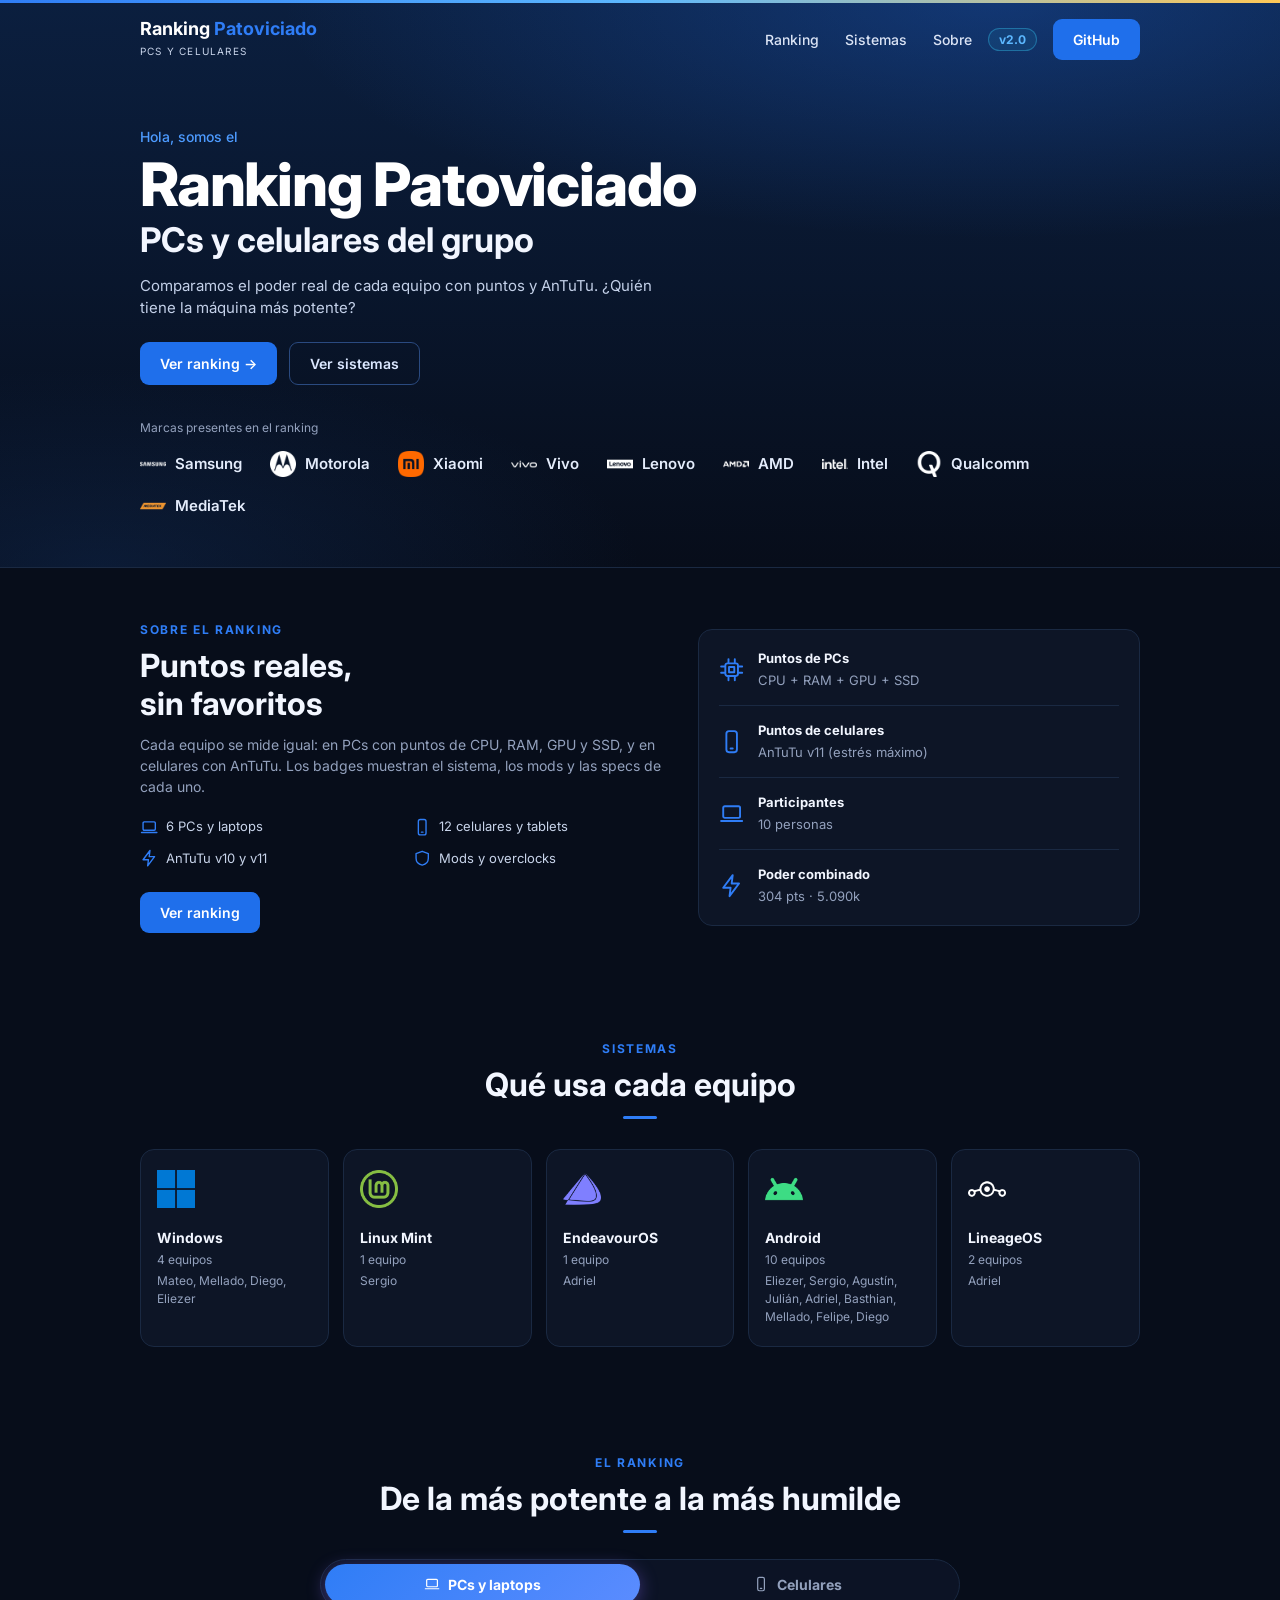
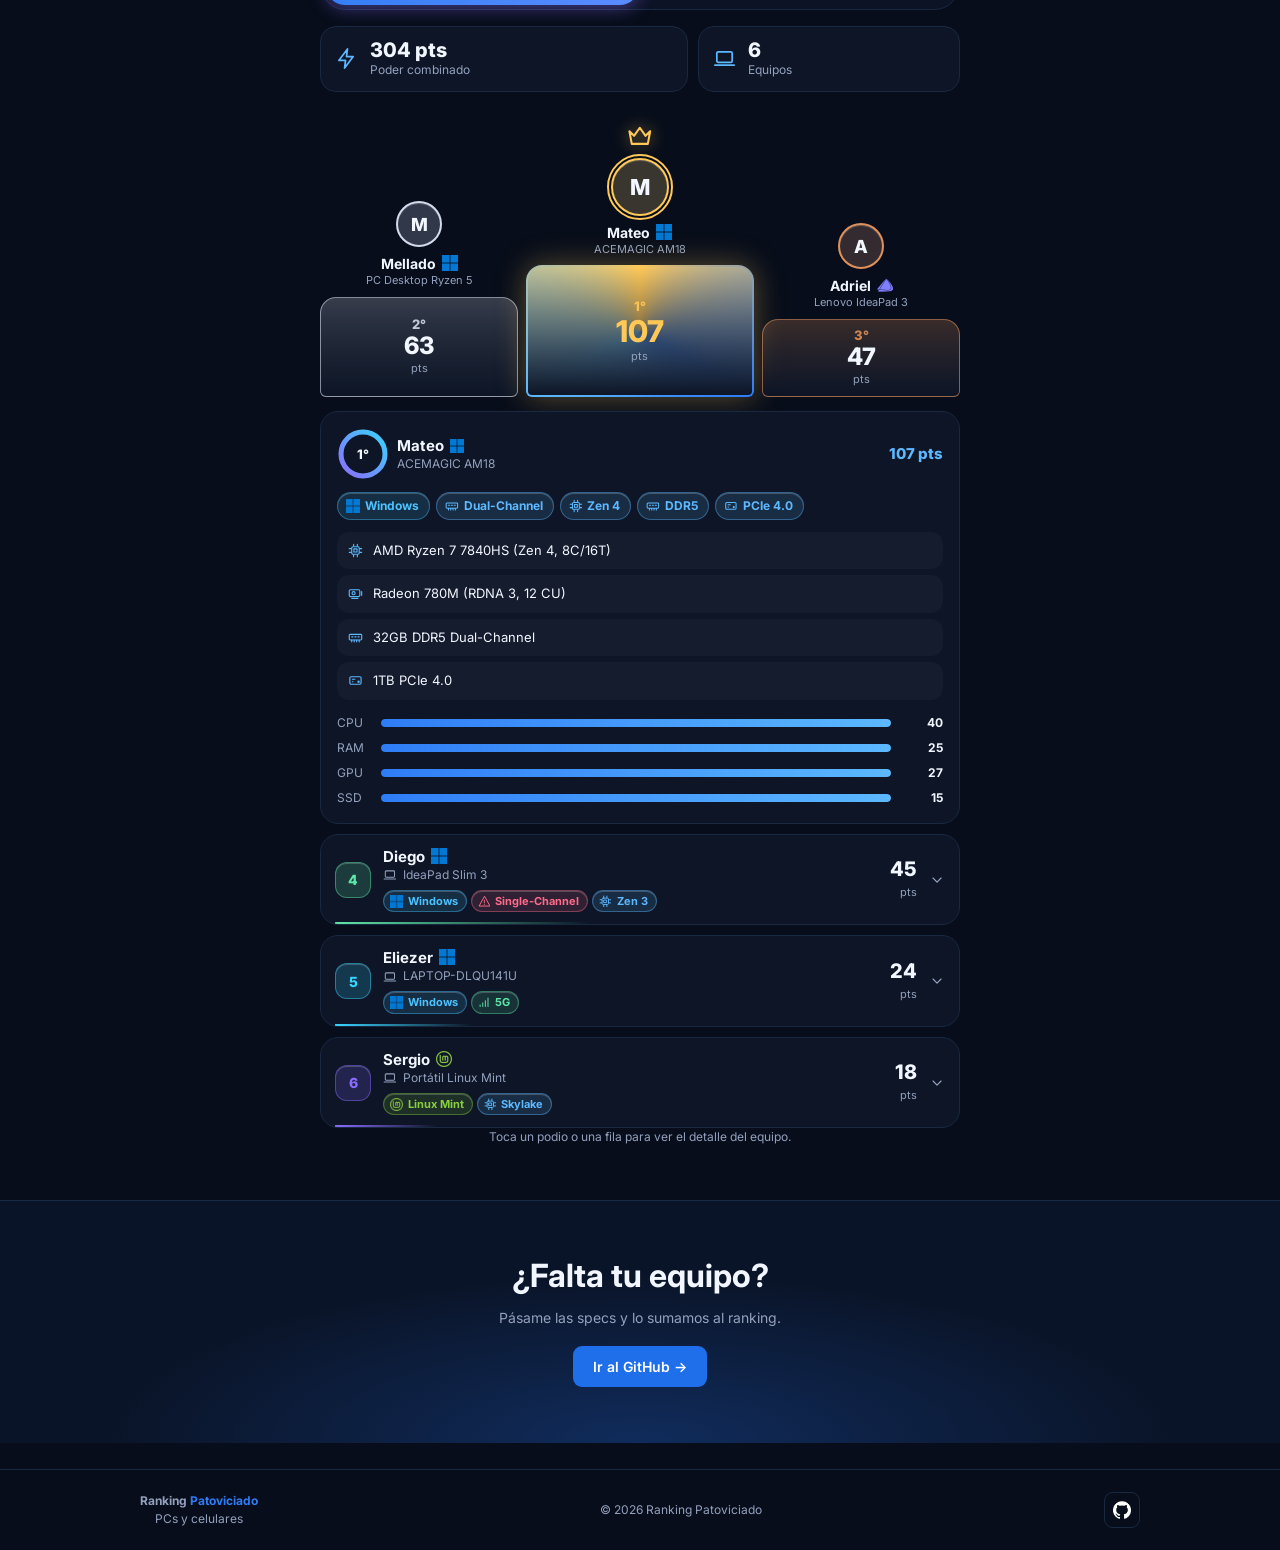
<file: ranking-patoviciado-v2.0.html>
<!DOCTYPE html>
<html lang="es">
<head>
<meta charset="utf-8">
<meta name="viewport" content="width=device-width,initial-scale=1,viewport-fit=cover">
<title>Ranking Patoviciado</title>
<link rel="preconnect" href="https://fonts.googleapis.com">
<link href="https://fonts.googleapis.com/css2?family=Inter:wght@400;500;600;700;800&display=swap" rel="stylesheet">
<style>
@property --a{syntax:'<angle>';inherits:false;initial-value:0deg}
:root{--bg:#0a0912;--sf:#14121f;--ln:#2a2540;--tx:#f3f0ff;--mu:#9a94b8;--vi:#8b6cff;--cy:#38d5ff;--au:#ffc857;--ag:#d3daea;--cu:#e0915a;--ro:#ff6b8a;--gr:#5ee6a8;color-scheme:dark;box-sizing:border-box;padding-top:env(safe-area-inset-top,0px);padding-bottom:env(safe-area-inset-bottom,0px)}
html{scroll-padding-top:env(safe-area-inset-top,0px)}
*,*::before,*::after{box-sizing:inherit;margin:0;padding:0}
body{background:var(--bg);color:var(--tx);font:400 14px/1.5 Inter,system-ui,sans-serif;overflow-x:hidden}
body::before{content:'';position:fixed;inset:-20%;z-index:-1;background:radial-gradient(40% 35% at 20% 15%,#8b6cff33,transparent 70%),radial-gradient(35% 30% at 85% 30%,#38d5ff22,transparent 70%),radial-gradient(40% 35% at 50% 95%,#ff6b8a1a,transparent 70%);animation:drift 22s ease-in-out infinite alternate}
@keyframes drift{to{transform:translate3d(4%,3%,0) scale(1.08)}}
button{font:inherit;color:inherit;background:none;border:0;cursor:pointer}
:focus-visible{outline:2px solid var(--cy);outline-offset:2px}
.i{width:1.15em;height:1.15em;fill:none;stroke:currentColor;stroke-width:1.8;stroke-linecap:round;stroke-linejoin:round;flex:none}
.wrap{max-width:560px;margin:0 auto;padding:26px 16px 48px}
header{text-align:center}
.logo{width:56px;height:56px;margin:0 auto 14px;border-radius:18px;display:grid;place-items:center;font-size:26px;color:var(--au);border:1.5px solid transparent;background:linear-gradient(var(--sf),var(--sf)) padding-box,conic-gradient(from var(--a),var(--vi),var(--cy),var(--au),var(--vi)) border-box;animation:spin 5s linear infinite;box-shadow:0 0 34px #8b6cff44}
@keyframes spin{to{--a:360deg}}
h1{font:800 clamp(30px,9vw,40px)/1.05 Inter,sans-serif;letter-spacing:-.02em;background:linear-gradient(100deg,#fff 30%,var(--cy),var(--vi),#fff 70%);background-size:250% 100%;-webkit-background-clip:text;background-clip:text;-webkit-text-fill-color:transparent;animation:sh 7s linear infinite}
@keyframes sh{to{background-position:-250% 0}}
header p{color:var(--mu);margin-top:8px}
.tabs{position:relative;display:grid;grid-template-columns:1fr 1fr;margin:22px 0 0;background:var(--sf);border:1px solid var(--ln);border-radius:999px;padding:4px}
.tabs i{position:absolute;top:4px;bottom:4px;left:4px;width:calc(50% - 4px);border-radius:999px;background:linear-gradient(135deg,var(--vi),#5b8cff);box-shadow:0 4px 18px #8b6cff66;transition:transform .45s cubic-bezier(.3,1.3,.5,1)}
.tabs[data-t=cel] i{transform:translateX(100%)}
.tabs button{position:relative;z-index:1;display:flex;gap:8px;align-items:center;justify-content:center;padding:10px;font-weight:700;border-radius:999px;color:var(--mu);transition:color .3s}
.tabs button[aria-selected=true]{color:#fff}
.stats{display:grid;grid-template-columns:1.4fr 1fr;gap:10px;margin-top:16px}
.st{display:flex;gap:12px;align-items:center;padding:12px 14px;background:var(--sf);border:1px solid var(--ln);border-radius:16px;font-size:20px;color:var(--cy)}
.st em{display:block;font:800 20px/1.1 Inter,sans-serif;font-style:normal;color:var(--tx)}
.st small{display:block;font-size:12px;color:var(--mu)}
.pod{display:grid;grid-template-columns:1fr 1.15fr 1fr;gap:8px;align-items:end;margin:30px 0 14px}
.pk{position:relative;text-align:center;display:flex;flex-direction:column;align-items:center;min-width:0}
.cr{font-size:24px;color:var(--au);margin-bottom:-2px;animation:fl 3s ease-in-out infinite;filter:drop-shadow(0 0 8px #ffc857aa)}
@keyframes fl{50%{transform:translateY(-4px)}}
.av{width:46px;height:46px;border-radius:50%;display:grid;place-items:center;font:800 18px Inter,sans-serif;background:color-mix(in srgb,var(--c) 18%,var(--sf));border:2px solid var(--c);box-shadow:0 0 20px color-mix(in srgb,var(--c) 40%,transparent)}
.r1 .av{width:58px;height:58px;font-size:22px}
.pk b{margin-top:8px;font:700 14px Inter,sans-serif;max-width:100%;overflow:hidden;text-overflow:ellipsis;white-space:nowrap}
.pk .dv{font-size:11px;color:var(--mu);max-width:100%;overflow:hidden;text-overflow:ellipsis;white-space:nowrap;margin-bottom:8px}
.blk{width:100%;height:var(--h);display:flex;flex-direction:column;align-items:center;justify-content:center;gap:2px;border-radius:16px 16px 6px 6px;background:linear-gradient(180deg,color-mix(in srgb,var(--c) 26%,var(--sf)),var(--sf));border:1.5px solid color-mix(in srgb,var(--c) 60%,transparent);animation:rise .9s cubic-bezier(.2,.9,.2,1) var(--d) both;transition:transform .3s}
.pk:hover .blk{transform:translateY(-3px)}
.pk[aria-pressed=true] .blk{box-shadow:0 0 30px color-mix(in srgb,var(--c) 35%,transparent)}
.r1 .blk{border:2px solid transparent;background:linear-gradient(180deg,#ffc85733,var(--sf)) padding-box,conic-gradient(from var(--a),var(--au),var(--vi),var(--cy),var(--au)) border-box;animation:rise .9s cubic-bezier(.2,.9,.2,1) var(--d) both,spin 4s linear infinite}
@keyframes rise{from{transform:translateY(46px);opacity:0}}
.num{font:800 13px Inter,sans-serif;color:var(--c);opacity:.9}
.blk em{font:800 24px/1 Inter,sans-serif;font-style:normal}
.r1 .blk em{font-size:30px;color:var(--au)}
.blk small,.sc small{font-size:11px;color:var(--mu)}
.spot,.row{background:var(--sf);border:1px solid var(--ln);border-radius:18px}
.spot{padding:16px}
.sh{display:flex;align-items:center;gap:8px;margin-bottom:12px;font:700 15px Inter,sans-serif}
.sh span{font:400 13px Inter,sans-serif;color:var(--mu)}
.row{margin-top:10px;overflow:hidden;transition:border-color .3s,box-shadow .3s}
.row.open{border-color:color-mix(in srgb,var(--c) 55%,transparent);box-shadow:0 0 26px color-mix(in srgb,var(--c) 18%,transparent)}
.rh{display:flex;align-items:center;gap:12px;width:100%;padding:12px 14px;text-align:left}
.rn{flex:none;width:36px;height:36px;border-radius:12px;display:grid;place-items:center;font:800 14px Inter,sans-serif;color:var(--c);background:color-mix(in srgb,var(--c) 18%,transparent);border:1px solid color-mix(in srgb,var(--c) 45%,transparent)}
.ti{flex:1;min-width:0}
.ti b{display:block;font:700 15px Inter,sans-serif}
.ti small{display:flex;align-items:center;gap:6px;font-size:12px;color:var(--mu);white-space:nowrap;overflow:hidden;text-overflow:ellipsis}
.sc{text-align:right}
.sc em{display:block;font:800 20px/1.1 Inter,sans-serif;font-style:normal}
.rh>.i{color:var(--mu);transition:transform .4s}
.open .rh>.i{transform:rotate(180deg)}
.rb{display:grid;grid-template-rows:0fr;transition:grid-template-rows .45s cubic-bezier(.2,.9,.2,1)}
.open .rb{grid-template-rows:1fr}
.rb>div{overflow:hidden}
.rb .dt{padding:2px 14px 16px}
.bgs{display:flex;flex-wrap:wrap;gap:6px;margin-bottom:12px}
.bg{display:inline-flex;align-items:center;gap:5px;padding:4px 10px 4px 8px;border-radius:999px;font-size:12px;font-weight:700;color:var(--c);background:color-mix(in srgb,var(--c) 14%,transparent);border:1px solid color-mix(in srgb,var(--c) 40%,transparent)}
.sps{display:grid;gap:6px;margin-bottom:14px}
.sp{display:flex;gap:10px;align-items:flex-start;padding:9px 11px;border-radius:12px;background:#ffffff08;font-size:13px}
.sp .i{margin-top:2px;color:var(--cy)}
.bar{display:grid;grid-template-columns:34px 1fr 42px;gap:10px;align-items:center;margin-top:7px;font-size:12px;color:var(--mu)}
.bar b{text-align:right;color:var(--tx)}
.trk{height:8px;border-radius:9px;background:#ffffff10;overflow:hidden}
.fl{height:100%;width:0;border-radius:9px;background:linear-gradient(90deg,var(--vi),var(--cy));box-shadow:0 0 12px #38d5ff66;transition:width 1.1s cubic-bezier(.2,.9,.2,1)}
footer{margin-top:26px;text-align:center;font-size:12px;color:var(--mu)}
@media(prefers-reduced-motion:reduce){*,*::before,*::after{animation:none!important;transition:none!important}}
.ver{display:inline-block;margin-top:10px;padding:3px 10px;border-radius:999px;font:700 12px Inter,sans-serif;color:var(--cy);border:1px solid #38d5ff55;background:#38d5ff14}
.mb{display:flex;flex-wrap:wrap;gap:4px;margin-top:6px}.bg.sm{padding:2px 8px 2px 6px;font-size:11px}

.tabs{position:sticky;top:calc(env(safe-area-inset-top,0px) + 8px);z-index:5;background:#14121fcc;-webkit-backdrop-filter:blur(14px);backdrop-filter:blur(14px)}
.row,.spot,.st{position:relative}
.row::after,.spot::after,.st::after{content:'';position:absolute;inset:0;border-radius:inherit;pointer-events:none;opacity:0;transition:opacity .4s;background:radial-gradient(220px circle at var(--mx,50%) var(--my,50%),#8b6cff2b,transparent 70%)}
.row:hover::after,.spot:hover::after,.st:hover::after{opacity:1}
.pk{transform:perspective(700px) rotateX(var(--rx,0deg)) rotateY(var(--ry,0deg));transition:transform .35s cubic-bezier(.2,.9,.2,1)}
.av{position:relative}
.r1 .av::after{content:'';position:absolute;inset:-6px;border-radius:50%;border:2px solid var(--au);animation:pulse 2.4s ease-out infinite}
@keyframes pulse{from{transform:scale(.85);opacity:.7}to{transform:scale(1.4);opacity:0}}
.fl{position:relative;overflow:hidden}
.fl::after{content:'';position:absolute;inset:0;background:linear-gradient(100deg,transparent 30%,#ffffff66 50%,transparent 70%);transform:translateX(-100%);animation:shm 3.4s ease-in-out infinite}
@keyframes shm{60%,100%{transform:translateX(100%)}}
.bg{transition:transform .3s cubic-bezier(.3,1.6,.5,1)}
.bg:hover{transform:translateY(-2px) scale(1.06)}
.rh{position:relative;transition:transform .2s}
.rh:active{transform:scale(.985)}
.rh::after{content:'';position:absolute;left:14px;bottom:0;height:2px;width:calc(100% - 28px);border-radius:2px;background:linear-gradient(90deg,var(--c),transparent);transform:scaleX(0);transform-origin:left;transition:transform 1.2s cubic-bezier(.2,.9,.2,1) calc(var(--i,0)*60ms + .3s)}
.row.in .rh::after{transform:scaleX(var(--p))}
.rv{opacity:0;transform:translateY(18px) scale(.98);filter:blur(6px);transition:opacity .7s cubic-bezier(.2,.9,.2,1),transform .7s cubic-bezier(.2,.9,.2,1),filter .7s cubic-bezier(.2,.9,.2,1),border-color .3s,box-shadow .3s}
.rv.in{opacity:1;transform:none;filter:none}
.pop>*{animation:pin .55s cubic-bezier(.2,.9,.2,1) both}
@keyframes pin{from{opacity:0;transform:translateY(10px);filter:blur(4px)}}
.sh .rw{position:relative;width:52px;height:52px;flex:none}
.ring{width:52px;height:52px;transform:rotate(-90deg)}
.rt{fill:none;stroke:#ffffff14;stroke-width:5}
.rf{fill:none;stroke:url(#rg);stroke-width:5;stroke-linecap:round;stroke-dasharray:138.2;stroke-dashoffset:138.2;transition:stroke-dashoffset 1.4s cubic-bezier(.2,.9,.2,1)}
.sh .rl{position:absolute;inset:0;display:grid;place-items:center;font:800 13px Inter,sans-serif;color:var(--tx)}
.sh .sn{flex:1;min-width:0;display:flex;flex-direction:column;line-height:1.25}
.sh .sn span{font-size:12px}
.sh .sv{margin-left:auto;font:800 15px Inter,sans-serif;color:var(--cy);text-align:right}
.cf{position:fixed;width:7px;height:11px;border-radius:2px;pointer-events:none;z-index:9}
.sb{display:none}
@supports (animation-timeline:scroll()){.sb{display:block;position:fixed;top:0;left:0;right:0;height:3px;z-index:9;transform-origin:left;background:linear-gradient(90deg,var(--vi),var(--cy),var(--au));animation:sbar linear;animation-timeline:scroll()}@keyframes sbar{from{transform:scaleX(0)}to{transform:scaleX(1)}}}
::view-transition-old(root),::view-transition-new(root){animation-duration:.45s}
:root{--win:#4cc2ff;--mint:#87cf3e;--edos:#b58cff;--and:#3ddc84}.i.f{fill:currentColor;stroke:none}.oi{display:inline-flex;vertical-align:-2px;margin-left:6px;font-size:14px}
#gl{position:fixed;inset:0;width:100vw;height:100vh;z-index:-1;pointer-events:none}
.logo{display:none}
#hero{height:150px;margin:-6px auto 4px}
.st,.spot,.row{background:rgba(22,19,36,.5);-webkit-backdrop-filter:blur(18px) saturate(150%);backdrop-filter:blur(18px) saturate(150%);box-shadow:inset 0 1px 0 #ffffff26,0 10px 30px #0006}
.tabs{background:rgba(22,19,36,.62);box-shadow:inset 0 1px 0 #ffffff26,0 10px 30px #0006}
.blk{background:linear-gradient(180deg,color-mix(in srgb,var(--c) 32%,#0000),#14121f99);-webkit-backdrop-filter:blur(14px);backdrop-filter:blur(14px);box-shadow:inset 0 1px 0 #ffffff33}
.r1 .blk{background:linear-gradient(180deg,#ffc85745,#14121f99) padding-box,conic-gradient(from var(--a),var(--au),var(--vi),var(--cy),var(--au)) border-box}
.rn,.av,.bg{box-shadow:inset 0 1px 0 #ffffff33}

:root{--bg:#070d1a;--sf:#0d1526;--ln:#1a2942;--tx:#f2f6ff;--mu:#93a1bd;--vi:#2f7df6;--cy:#5cb8ff}
html{scroll-behavior:smooth}
body{font-family:Inter,system-ui,sans-serif}
body::before{display:none}
.wrap{max-width:1040px;margin:0 auto;padding:0 20px}
.mu{color:var(--mu)}.c{text-align:center}.sm{font-size:12px}.bl{color:#2f7df6}
.lg{width:1.15em;height:1.15em;object-fit:contain;flex:none;vertical-align:middle}
.hero{text-align:left;background:radial-gradient(80% 60% at 78% 0%,#1d5cc466,transparent 70%),radial-gradient(60% 50% at 8% 100%,#12305f66,transparent 70%),linear-gradient(180deg,#0b1f3f,#070d1a);border-bottom:1px solid var(--ln)}
.nvi{display:flex;align-items:center;gap:16px;padding-top:18px;padding-bottom:18px}
.lo{text-decoration:none;color:#fff;margin-right:auto}.lo b{display:block;font:700 18px Inter,sans-serif}.lo span{color:#2f7df6}.lo small{font-size:10px;letter-spacing:.12em;color:#c8d4ea}
.nl{display:none;gap:26px}.nl a{color:#dbe4f5;text-decoration:none;font-size:14px;font-weight:500;transition:color .2s}.nl a:hover{color:#5cb8ff}
@media(min-width:720px){.nl{display:flex}}
.nv .ver{margin:0}
.btn{display:inline-flex;gap:8px;align-items:center;padding:10px 20px;border-radius:9px;background:#1f6feb;color:#fff;font-weight:600;font-size:14px;text-decoration:none;transition:transform .25s,box-shadow .25s}
.btn:hover{transform:translateY(-2px);box-shadow:0 8px 24px #1f6feb66}
.btn.ol{background:transparent;border:1px solid #2a4a80;color:#dbe7ff}
.hb{padding-top:40px;padding-bottom:48px}
.hi{color:#4d9bff;font-weight:500;margin-bottom:6px}
h1{background:none;-webkit-text-fill-color:currentColor;color:#fff;animation:none;font-size:clamp(36px,8vw,60px);text-align:left}
.hero h2{font:700 clamp(22px,4.6vw,34px)/1.2 Inter,sans-serif;margin:4px 0 14px}
.lead{max-width:520px;color:#c3d0e8;margin-bottom:22px;font-size:15px}
.cta{display:flex;flex-wrap:wrap;gap:12px;margin-bottom:34px}
.tr{font-size:12px;color:var(--mu);margin-bottom:14px}
.brands{display:flex;flex-wrap:wrap;gap:16px 28px;align-items:center}
.br{display:flex;gap:9px;align-items:center;font-weight:600;font-size:15px;color:#e4ecfb;transition:transform .25s}.br:hover{transform:translateY(-3px)}
.br img{height:26px;width:26px;object-fit:contain}
.sec{padding:54px 0}
.ey{font:700 12px Inter,sans-serif;color:#2f7df6;letter-spacing:.14em;margin-bottom:10px}
h3{font:700 clamp(24px,4.4vw,32px)/1.18 Inter,sans-serif;margin-bottom:12px}
.ul{display:block;width:34px;height:3px;background:#2f7df6;border-radius:2px;margin:12px auto 0}
.two{display:grid;gap:28px}
@media(min-width:760px){.two{grid-template-columns:1.2fr 1fr;align-items:center}}
.fx{display:grid;grid-template-columns:1fr 1fr;gap:12px 16px;margin:20px 0 24px;list-style:none;color:#c8d4ea}
.fx li{display:flex;gap:8px;align-items:center;font-size:13px}.fx .i{color:#2f7df6;font-size:16px}
.info{background:var(--sf);border:1px solid var(--ln);border-radius:14px;padding:4px 20px}
.info>div{display:flex;gap:14px;align-items:center;padding:15px 0;border-bottom:1px solid var(--ln)}.info>div:last-child{border:0}
.info .i{color:#2f7df6;font-size:22px}.info b{display:block;font-size:13px}.info small{color:var(--mu);font-size:13px}
.osg{display:grid;grid-template-columns:repeat(auto-fit,minmax(150px,1fr));gap:14px;margin-top:30px}
.oc{background:var(--sf);border:1px solid var(--ln);border-radius:14px;padding:20px 16px;transition:transform .3s,border-color .3s,box-shadow .3s}
.oc:hover{transform:translateY(-4px);border-color:#2f7df6;box-shadow:0 12px 30px #1f6feb33}
.oc img{width:38px;height:38px;object-fit:contain;margin-bottom:14px}.oc b{display:block}.oc small{display:block;color:var(--mu);font-size:12px;margin-top:3px}
.rkw{max-width:640px;margin:0 auto}.rkw .tabs{margin-top:26px}
.st,.spot,.row,.tabs{background:var(--sf);-webkit-backdrop-filter:none;backdrop-filter:none;box-shadow:none;border-color:var(--ln)}
.tabs{background:#0d1526f2}
.blk{background:linear-gradient(180deg,color-mix(in srgb,var(--c) 24%,#0000),#0d1526);-webkit-backdrop-filter:none;backdrop-filter:none;box-shadow:none}
.r1 .blk{background:linear-gradient(180deg,#ffc85733,#0d1526) padding-box,conic-gradient(from var(--a),var(--au),#2f7df6,var(--cy),var(--au)) border-box}
.ctab{text-align:center;padding:56px 0;border-top:1px solid var(--ln);background:radial-gradient(60% 100% at 50% 100%,#1d5cc455,transparent 70%),#0a1428}
.ctab .btn{margin-top:18px}
.ft{border-top:1px solid var(--ln)}.ft .wrap{display:flex;flex-wrap:wrap;gap:12px;justify-content:space-between;align-items:center;padding-top:22px;padding-bottom:calc(22px + env(safe-area-inset-bottom,0px))}
.ft small{display:block;color:var(--mu);font-size:12px}
.ft a{width:36px;height:36px;border:1px solid var(--ln);border-radius:9px;display:grid;place-items:center;transition:border-color .25s,transform .25s}.ft a:hover{border-color:#2f7df6;transform:translateY(-2px)}.gh{width:18px;height:18px}

.dv3{margin:0 0 14px;border:1px solid var(--ln);border-radius:14px;background:radial-gradient(70% 60% at 50% 40%,#1a3a7455,transparent 75%),#0a1222;padding:10px 12px 12px;overflow:hidden}
.stg{position:relative;perspective:1100px;height:330px;display:grid;place-items:center;touch-action:pan-y;cursor:grab;user-select:none}
.ph{position:relative;width:118px;height:250px;transform-style:preserve-3d;transform:rotateX(calc(var(--e)*60deg + var(--rx,0deg))) rotateZ(calc(var(--e)*-32deg + var(--rz,0deg))) scale(calc(1 - var(--e)*.2))}
.tb .ph{width:164px;height:262px}
.ly{position:absolute;inset:0;border-radius:20px;transform:translateZ(calc(var(--e)*var(--z)));box-shadow:0 0 0 1px #ffffff14}
.gnd{position:absolute;bottom:22px;width:160px;height:40px;border-radius:50%;background:radial-gradient(#000a,transparent 70%);opacity:calc(var(--e)*.9);transform:scale(calc(.6 + var(--e)*.6))}
.scr{background:linear-gradient(160deg,#10306a,#241b55 55%,#4a1f66);border:3px solid #050810;box-shadow:inset 0 0 0 1px #ffffff1a,0 0 20px #2f7df633;display:flex;flex-direction:column;align-items:center;padding-top:44px;color:#fff;overflow:hidden}
.scr::before{content:'';position:absolute;inset:0;background:linear-gradient(120deg,#ffffff26,transparent 35%)}
.scr span{font:300 34px/1 Inter,sans-serif;letter-spacing:-.02em}
.scr small{position:absolute;bottom:14px;font-size:8px;letter-spacing:.25em;opacity:.6}
.hole{position:absolute;top:9px;left:50%;width:8px;height:8px;margin-left:-4px;border-radius:50%;background:#000;box-shadow:0 0 0 2px #111}
.brd{background:repeating-linear-gradient(90deg,#ffffff0d 0 1px,transparent 1px 8px),repeating-linear-gradient(0deg,#ffffff0d 0 1px,transparent 1px 8px),linear-gradient(135deg,#0d4a3a,#0a2c46);border:2px solid #18202c}
.chip{position:absolute;border-radius:4px;background:linear-gradient(145deg,#cfd6df,#6c7684);border:1px solid #ffffff55;overflow:hidden;transform:translateZ(calc(var(--e)*10px));box-shadow:0 6px 10px #0008}
.chip em{position:absolute;inset:0;display:grid;place-items:center;text-align:center;font:600 5px/1.1 Inter,sans-serif;font-style:normal;color:#1a2230;padding:2px;text-transform:uppercase}
.soc{left:38%;top:34%;width:46px;height:46px}.mem{left:14%;top:52%;width:36px;height:26px}.gpu{left:54%;top:58%;width:34px;height:24px;background:linear-gradient(145deg,#e6c86a,#8a6a20)}
.cam{position:absolute;left:10%;top:6%;width:50px;height:58px;border-radius:14px;background:#0b0f16;border:1px solid #ffffff2e;display:grid;gap:4px;padding:6px;place-items:center;transform:translateZ(calc(var(--e)*16px))}
.cam u{width:16px;height:16px;border-radius:50%;background:radial-gradient(circle at 35% 35%,#7a9cff,#111 40%,#000 70%);box-shadow:0 0 0 2px #3a4150}
.bat{inset:20% 9% 7% 9%;border-radius:10px;background:linear-gradient(160deg,#e9edf3,#a7b1c0);display:grid;place-items:center;color:#334;font:700 11px Inter,sans-serif;letter-spacing:.1em;box-shadow:0 8px 16px #0007}
.bck{background:linear-gradient(150deg,#232a38,#0e121b 60%,#1a2130)}
.coil{position:absolute;left:50%;top:52%;width:72px;height:72px;margin:-36px;border-radius:50%;border:2px solid #ffffff22;box-shadow:inset 0 0 0 8px #0000,inset 0 0 0 10px #ffffff18,inset 0 0 0 16px #0000,inset 0 0 0 18px #ffffff12}
.cut{position:absolute;left:10%;top:6%;width:50px;height:58px;border-radius:14px;background:#05070b;box-shadow:inset 0 0 0 1px #ffffff20}
.lg2{display:flex;align-items:center;gap:10px;font-size:11px;color:var(--mu);margin-top:4px}.sl{flex:1;accent-color:#2f7df6}
.lgd{list-style:none;display:grid;gap:5px;margin-top:10px}
.lgd li{display:flex;align-items:center;gap:8px;font-size:12px;opacity:clamp(0,calc((var(--e) - var(--t))*8),1)}
.lgd i{width:7px;height:7px;border-radius:50%;background:#2f7df6;box-shadow:0 0 8px #2f7df6;flex:none}.lgd b{min-width:96px;font-weight:600}.lgd span{color:var(--mu)}
</style>
</head>
<body data-prompt="Mejora este ranking patoviciado: mantén los datos de hardware, mejora animaciones, íconos y badges, y asegúrate de que siga siendo mobile-first, accesible y de un solo archivo HTML.">
<svg width="0" height="0" style="position:absolute" aria-hidden="true">
<symbol id="cpu" viewBox="0 0 24 24"><rect x="6" y="6" width="12" height="12" rx="2"/><rect x="9.5" y="9.5" width="5" height="5"/><path d="M9 2v3M15 2v3M9 19v3M15 19v3M2 9h3M2 15h3M19 9h3M19 15h3"/></symbol>
<symbol id="gpu" viewBox="0 0 24 24"><rect x="2" y="6" width="17" height="11" rx="2"/><circle cx="9" cy="11.5" r="2.5"/><path d="M22 9v6M6 20h10"/></symbol>
<symbol id="ram" viewBox="0 0 24 24"><rect x="2" y="7" width="20" height="9" rx="1.5"/><path d="M6 16v3M10 16v3M14 16v3M18 16v3M6 11h2M11 11h2M16 11h2"/></symbol>
<symbol id="ssd" viewBox="0 0 24 24"><rect x="3" y="6" width="18" height="12" rx="2"/><path d="M7 10h4M7 14h1"/><circle cx="17" cy="14" r="1"/></symbol>
<symbol id="bolt" viewBox="0 0 24 24"><path d="M13 2 4 14h7l-1 8 9-12h-7z"/></symbol>
<symbol id="laptop" viewBox="0 0 24 24"><rect x="4" y="5" width="16" height="11" rx="1.5"/><path d="M2 19h20"/></symbol>
<symbol id="phone" viewBox="0 0 24 24"><rect x="7" y="2" width="10" height="20" rx="2.5"/><path d="M11 18.5h2"/></symbol>
<symbol id="tab" viewBox="0 0 24 24"><rect x="4" y="3" width="16" height="18" rx="2.5"/><path d="M11 18h2"/></symbol>
<symbol id="desk" viewBox="0 0 24 24"><rect x="3" y="4" width="18" height="12" rx="2"/><path d="M9 20h6M12 16v4"/></symbol>
<symbol id="term" viewBox="0 0 24 24"><rect x="3" y="4" width="18" height="16" rx="2"/><path d="m7 9 3 3-3 3M13 15h4"/></symbol>
<symbol id="shield" viewBox="0 0 24 24"><path d="M12 3 4 6v6c0 5 3.5 8 8 9 4.5-1 8-4 8-9V6z"/></symbol>
<symbol id="layers" viewBox="0 0 24 24"><path d="m12 3 9 5-9 5-9-5zM3 13l9 5 9-5"/></symbol>
<symbol id="minus" viewBox="0 0 24 24"><circle cx="12" cy="12" r="9"/><path d="M8 12h8"/></symbol>
<symbol id="pad" viewBox="0 0 24 24"><rect x="2" y="7" width="20" height="11" rx="5"/><path d="M7 10v5M4.5 12.5h5M16 11.5h.01M18.5 13.5h.01"/></symbol>
<symbol id="warn" viewBox="0 0 24 24"><path d="M12 3 2 21h20z"/><path d="M12 10v5M12 18h.01"/></symbol>
<symbol id="check" viewBox="0 0 24 24"><path d="m5 12 5 5 9-10"/></symbol>
<symbol id="crown" viewBox="0 0 24 24"><path d="m3 8 4 4 5-7 5 7 4-4-2 11H5z"/></symbol>
<symbol id="chev" viewBox="0 0 24 24"><path d="m6 9 6 6 6-6"/></symbol>
<symbol id="trophy" viewBox="0 0 24 24"><path d="M8 4h8v5a4 4 0 0 1-8 0zM8 6H4v1a3 3 0 0 0 4 3M16 6h4v1a3 3 0 0 1-4 3M12 13v4M8 21h8M9 17h6"/></symbol>
<symbol id="signal" viewBox="0 0 24 24"><path d="M4 20v-3M9 20v-7M14 20V9M19 20V4"/></symbol>
<symbol id="screen" viewBox="0 0 24 24"><rect x="3" y="5" width="18" height="12" rx="2"/><path d="M8 21h8"/></symbol>
<symbol id="win11" viewBox="0 0 24 24"><path d="M3 3h8.5v8.5H3zM12.5 3H21v8.5h-8.5zM3 12.5h8.5V21H3zM12.5 12.5H21V21h-8.5z"/></symbol>
<symbol id="win10" viewBox="0 0 24 24"><path d="M3 5.4 11 4.3v7.2H3zM12 4.1 21 2.8v8.7h-9zM3 12.5h8v7.2l-8-1.1zM12 12.5h9v8.7l-9-1.3z"/></symbol>
<symbol id="mint" viewBox="0 0 24 24"><path d="M4.5 19.5V9.2a3.2 3.2 0 0 1 6.4 0v3.1M10.9 12.3V9.2a3.2 3.2 0 0 1 6.4 0v8.2c0 1.5 1 2.4 2.4 2.4"/></symbol>
<symbol id="edos" viewBox="0 0 24 24"><circle cx="12" cy="12" r="3.4"/><ellipse cx="12" cy="12" rx="9.5" ry="4" transform="rotate(-28 12 12)"/></symbol>
<symbol id="and" viewBox="0 0 24 24"><path d="M5 17a7 7 0 0 1 14 0zM8.2 6.4 6.8 4.2M15.8 6.4l1.4-2.2M9.6 13h.01M14.4 13h.01"/></symbol>
<defs><linearGradient id="rg" x1="0" y1="0" x2="1" y2="1"><stop offset="0" stop-color="#8b6cff"/><stop offset="1" stop-color="#38d5ff"/></linearGradient></defs>
</svg>
<div class="sb"></div>
<header class="hero" id="top">
<nav class="nv"><div class="wrap nvi"><a class="lo" href="#top"><b>Ranking <span>Patoviciado</span></b><small>PCS Y CELULARES</small></a><div class="nl"><a href="#ranking">Ranking</a><a href="#sistemas">Sistemas</a><a href="#sobre">Sobre</a></div><span class="ver">v2.0</span><a class="btn" href="https://github.com/Adriyache32/Adriyache32.github.io" target="_blank" rel="noopener">GitHub</a></div></nav>
<div class="wrap hb"><p class="hi">Hola, somos el</p><h1>Ranking Patoviciado</h1><h2>PCs y celulares del grupo</h2>
<p class="lead">Comparamos el poder real de cada equipo con puntos y AnTuTu. ¿Quién tiene la máquina más potente?</p>
<div class="cta"><a class="btn" href="#ranking">Ver ranking →</a><a class="btn ol" href="#sistemas">Ver sistemas</a></div>
<p class="tr">Marcas presentes en el ranking</p><div class="brands" id="brands"></div></div></header>
<section class="sec" id="sobre"><div class="wrap two"><div><p class="ey">SOBRE EL RANKING</p><h3>Puntos reales,<br>sin favoritos</h3><p class="mu">Cada equipo se mide igual: en PCs con puntos de CPU, RAM, GPU y SSD, y en celulares con AnTuTu. Los badges muestran el sistema, los mods y las specs de cada uno.</p><ul class="fx" id="fx"></ul><a class="btn" href="#ranking">Ver ranking</a></div><div class="info" id="abt"></div></div></section>
<section class="sec" id="sistemas"><div class="wrap"><p class="ey c">SISTEMAS</p><h3 class="c">Qué usa cada equipo<i class="ul"></i></h3><div class="osg" id="osg"></div></div></section>
<section class="sec" id="ranking"><div class="wrap"><div class="rkw"><p class="ey c">EL RANKING</p><h3 class="c">De la más potente a la más humilde<i class="ul"></i></h3>
<div class="tabs" id="tabs" data-t="pc" role="tablist"><i></i><button role="tab" data-t="pc" aria-selected="true"><svg class="i"><use href="#laptop"/></svg>PCs y laptops</button><button role="tab" data-t="cel" aria-selected="false"><svg class="i"><use href="#phone"/></svg>Celulares</button></div>
<main id="view"></main><p class="mu c sm">Toca un podio o una fila para ver el detalle del equipo.</p></div></div></section>
<section class="ctab"><div class="wrap"><h3>¿Falta tu equipo?</h3><p class="mu">Pásame las specs y lo sumamos al ranking.</p><a class="btn" href="https://github.com/Adriyache32/Adriyache32.github.io" target="_blank" rel="noopener">Ir al GitHub →</a></div></section>
<footer class="ft"><div class="wrap"><div><b>Ranking <span class="bl">Patoviciado</span></b><small>PCs y celulares</small></div><span class="mu sm">© 2026 Ranking Patoviciado</span><a href="https://github.com/Adriyache32/Adriyache32.github.io" target="_blank" rel="noopener" aria-label="GitHub"><img class="gh" src="[data-uri]" alt=""></a></div></footer>
<script>
const LOGOS={"samsung":"[data-uri]","motorola":"[data-uri]","xiaomi":"[data-uri]","vivo":"[data-uri]","lenovo":"[data-uri]","amd":"[data-uri]","intel":"[data-uri]","qualcomm":"[data-uri]","mediatek":"[data-uri]","linuxmint":"[data-uri]","endeavouros":"[data-uri]","android":"[data-uri]","lineageos":"[data-uri]","github":"[data-uri]","windows":"[data-uri]"};
const I=n=>n.startsWith('img:')?`<img class="lg" src="${LOGOS[n.slice(4)]}" alt="">`:`<svg class="i${/^win/.test(n)?' f':''}" aria-hidden="true"><use href="#${n}"/></svg>`;
const BG={oc:['bolt','Overclock','--au'],dual:['ram','Dual-Channel','--cy'],single:['warn','Single-Channel','--ro'],linux:['term','Linux Mint','--gr'],root:['shield','Root','--vi'],deg:['shield','De-Googled','--vi'],rom:['layers','LineageOS','--vi'],debl:['minus','Debloat','--cy'],game:['pad','Game Mode','--cy'],stock:['check','Stock','--mu'],desk:['desk','Escritorio','--mu'],tab:['tab','Tablet','--mu']};
const chip=(i,t,c,z)=>`<span class="bg${z?' sm':''}" style="--c:var(${c})">${I(i)}${t}</span>`;
const auto=x=>{const t=x.sp.map(p=>p[1]).join(' | ')+' '+x.d,a=[];let m;
if(m=t.match(/Zen \d/))a.push(['cpu',m[0],'--cy']);
if(/Skylake/.test(t))a.push(['cpu','Skylake','--cy']);
if(/DDR5/.test(t))a.push(['ram','DDR5','--cy']);
if(m=t.match(/PCIe [\d.]+|NVMe/))a.push(['ssd',m[0],'--cy']);
if(m=t.match(/(\d+)W\b/))a.push(['bolt',m[1]+' W','--mu']);
if(m=t.match(/(\d+)nm/))a.push(['cpu',m[1]+' nm','--cy']);
if(/5G/.test(t))a.push(['signal','5G','--gr']);
if(m=t.match(/UFS [\d.]+|eMMC [\d.]+/))a.push(['ssd',m[0],'--mu']);
if(m=t.match(/(\d+)Hz/))a.push(['screen',m[1]+' Hz','--ro']);
if(/microG/.test(t))a.push(['shield','microG','--vi']);
if(/de fábrica/.test(t))a.push(['bolt','OC de fábrica','--au']);
return a};
const OS={win:['img:windows','Windows','--win'],w10:['img:windows','Windows 10','--win'],w11:['img:windows','Windows 11','--win'],mint:['img:linuxmint','Linux Mint','--mint'],edos:['img:endeavouros','EndeavourOS','--edos'],and:['img:android','Android','--and'],los:['img:lineageos','LineageOS','--and']};
const OSM={'Mateo|ACEMAGIC AM18':'win','Mellado|PC Desktop Ryzen 5':'w10','Adriel|Lenovo IdeaPad 3':'edos','Diego|IdeaPad Slim 3':'win','Eliezer|LAPTOP-DLQU141U':'win','Sergio|Portátil Linux Mint':'mint','Adriel|Moto G71 5G':'los','Adriel|Redmi Note 9 Pro':'los'};
const oi=x=>`<span class="oi" style="color:var(${OS[x.os][2]})" title="${OS[x.os][1]}">${I(OS[x.os][0])}</span>`;
const B=(x,z)=>[chip(...OS[x.os],z),...x.b.filter(k=>(!z||k!=='stock')&&!(k==='rom'&&x.os==='los')&&!(k==='linux'&&x.os==='mint')).map(k=>{const[b,t,c]=BG[k];return chip(b,t,c,z)}),...auto(x).map(a=>chip(a[0],a[1],a[2],z))];
const pc=(n,d,s,cpu,gpu,ram,ssd,m,b,ic)=>({n,d,s,b,ic:ic||'laptop',sp:[['cpu',cpu],['gpu',gpu],['ram',ram],['ssd',ssd]],bars:[['CPU',m[0],40],['RAM',m[1],25],['GPU',m[2],27],['SSD',m[3],15]].map(x=>[x[0],x[1]/x[2],x[1]])});
const ph=(n,d,s,v,soc,gpu,st,sw,b,ic)=>({n,d,s,b,ic:ic||'phone',sp:[['cpu',soc],['gpu',gpu],['ssd',st],['layers',sw]],bars:[['v11',s/665,s+'k'],['v10',v/665,'~'+v+'k']]});
const D={
pc:{u:'pts',sfx:'',tot:'304 pts',ic:'laptop',items:[
pc('Mateo','ACEMAGIC AM18',107,'AMD Ryzen 7 7840HS (Zen 4, 8C/16T)','Radeon 780M (RDNA 3, 12 CU)','32GB DDR5 Dual-Channel','1TB PCIe 4.0',[40,25,27,15],['dual'],'desk'),
pc('Mellado','PC Desktop Ryzen 5',63,'AMD Ryzen 5 4600G (Zen 2, 6C/12T, 65W)','Radeon Vega 7 (integrada)','16GB RAM','466GB SSD',[21,18,10,14],['desk'],'desk'),
pc('Adriel','Lenovo IdeaPad 3',47,'Ryzen 5 4500U (Zen 2, 6C/6T) a 3.30 GHz','Vega 6 con overclock','8GB Dual-Channel (4GB soldado + 4GB SO-DIMM)','500GB NVMe',[17,11,10,12],['oc','dual']),
pc('Diego','IdeaPad Slim 3',45,'AMD Ryzen 5 5625U (Zen 3, 6C/12T)','Vega 7 (limitada por memoria)','8GB Single-Channel: cuello de botella de 30-40% en gráfica','180GB SSD',[21,7,9,8],['single']),
pc('Eliezer','LAPTOP-DLQU141U',24,'Intel Core i3-1005G1 (2C/4T)','Intel UHD Graphics G1 (32 EU)','12GB RAM','130GB SSD',[6,13,4,1],['stock']),
pc('Sergio','Portátil Linux Mint',18,'Intel Core i3-6006U (2C/4T, Skylake)','Intel HD Graphics 520 (24 EU)','8GB RAM','329GB SSD',[4,9,3,2],['linux'])]},
cel:{u:'AnTuTu v11',sfx:'k',tot:'5.090k',ic:'phone',items:[
ph('Eliezer','Galaxy A56',665,580,'MediaTek Dimensity 7050 (6nm, 8C)','Mali-G68 MC4','UFS 3.1','Stock, sin modificaciones',['stock']),
ph('Adriel','Moto G71 5G',535,475,'Snapdragon 695 5G (6nm, 8C)','Adreno 619','UFS 2.2','LineageOS + Root, sin servicios de Google',['rom','root','deg']),
ph('Sergio','Moto G85 5G',518,472,'Snapdragon 6s Gen 3 (6nm, 8C)','Adreno 619 · pOLED 120Hz','UFS 2.2','Stock con servicios de Google',['stock']),
ph('Agustín','Moto G53 5G',465,425,'Snapdragon 480+ 5G (8nm, 8C, 2.2 GHz de fábrica)','Adreno 619','UFS 2.2','Sin bloatware, Google restringido, Game Mode',['debl','game']),
ph('Adriel','Redmi Note 9 Pro',448,415,'Snapdragon 720G (8nm, 8C)','Adreno 618 (OC)','UFS 2.1','LineageOS 22.2 + microG + Root, OC en CPU/GPU',['oc','rom','root']),
ph('Julián','Galaxy A36 5G',445,403,'MediaTek Dimensity 6020 (7nm, 8C)','Mali-G57 MC2','UFS 3.1','Stock',['stock']),
ph('Adriel','Vivo Y53s 5G',438,398,'Snapdragon 480 5G (8nm, 8C)','Adreno 619','UFS 2.1','Overclock + debloat extremo, sin root',['oc','debl','game']),
ph('Basthian','Redmi Note 9 Pro Max',395,365,'Snapdragon 720G (8nm, 8C)','Adreno 618 (750MHz) · FHD+','UFS 2.1','Stock',['stock']),
ph('Mellado','Redmi 10C',332,305,'Snapdragon 680 4G (6nm, 8C)','Adreno 610','UFS 2.2','Stock',['stock']),
ph('Felipe','Galaxy A05',295,275,'MediaTek Helio G85 (12nm, 8C)','Mali-G52 (1000MHz) · HD+','eMMC 5.1','Stock',['stock']),
ph('Julián','Redmi Pad SE 8.7"',286,272,'MediaTek Helio G85 (12nm, 8C)','Mali-G57 · IPS 90Hz','eMMC 5.1','Stock',['tab','stock'],'tab'),
ph('Diego','Redmi 14C',268,255,'MediaTek Helio G81 Ultra (12nm, 8C)','Mali-G52 MC2 (820MHz)','eMMC 5.1','Stock',['stock'])]}};
Object.values(D).forEach(S=>S.items.forEach(x=>x.os=OSM[x.n+'|'+x.d]||'and'));
const PC=['--au','--ag','--cu'],CC=['#5ee6a8','#38d5ff','#8b6cff','#ff8fd0','#ffb36b','#7ee0e0','#b6a8ff'];
const rm=matchMedia('(prefers-reduced-motion:reduce)').matches;
let tab='pc',sel=0;
const det=x=>`<div class="dt">${viewer(x)}<div class="bgs">${B(x).join('')}</div><div class="sps">${x.sp.map(s=>`<div class="sp">${I(s[0])}<span>${s[1]}</span></div>`).join('')}</div>${x.bars.map(b=>`<div class="bar"><span>${b[0]}</span><div class="trk"><div class="fl" data-w="${(b[1]*100).toFixed(1)}"></div></div><b>${b[2]}</b></div>`).join('')}</div>`;
const fill=el=>requestAnimationFrame(()=>requestAnimationFrame(()=>{el.querySelectorAll('.fl').forEach(f=>f.style.width=f.dataset.w+'%');el.querySelectorAll('.rf').forEach(f=>f.style.strokeDashoffset=138.2*(1-f.dataset.r));el.querySelectorAll('.dv3').forEach(boom3)}));
const cnt=(e,sfx)=>{const t=+e.dataset.n;if(rm){e.textContent=t+sfx;return}const t0=performance.now();const f=n=>{const p=Math.min(1,(n-t0)/1200);e.textContent=Math.round(t*(1-Math.pow(1-p,3)))+sfx;if(p<1)requestAnimationFrame(f)};requestAnimationFrame(f)};
const spot=S=>{const x=S.items[sel],r=(x.s/S.items[0].s).toFixed(3);return`<div class="sh"><div class="rw"><svg class="ring" viewBox="0 0 52 52"><circle class="rt" cx="26" cy="26" r="22"/><circle class="rf" data-r="${r}" cx="26" cy="26" r="22"/></svg><span class="rl">${sel+1}°</span></div><div class="sn"><b>${x.n}${oi(x)}</b><span>${x.d}</span></div><span class="sv">${x.s}${S.sfx} ${S.u}</span></div>${det(x)}`};
function render(){
const S=D[tab],L=S.items,v=document.getElementById('view');
const pod=[1,0,2].map(i=>{const x=L[i];return`<button class="pk r${i+1}" data-i="${i}" aria-pressed="${i===sel}" style="--c:var(${PC[i]});--h:${[132,100,78][i]}px;--d:${[.35,.15,.55][i]}s">${i===0?`<span class="cr">${I('crown')}</span>`:''}<span class="av">${x.n[0]}</span><b>${x.n}${oi(x)}</b><span class="dv">${x.d}</span><span class="blk"><span class="num">${i+1}°</span><em data-n="${x.s}">0</em><small>${S.u}</small></span></button>`}).join('');
const rows=L.slice(3).map((x,k)=>`<div class="row rv" style="--c:${CC[k%CC.length]};--p:${(x.s/L[0].s).toFixed(3)};--i:${k}"><button class="rh" aria-expanded="false"><span class="rn">${k+4}</span><span class="ti"><b>${x.n}${oi(x)}</b><small>${I(x.ic)}${x.d}</small><span class="mb">${B(x,1).slice(0,4).join('')}</span></span><span class="sc"><em data-n="${x.s}">0</em><small>${S.u}</small></span>${I('chev')}</button><div class="rb"><div>${det(x)}</div></div></div>`).join('');
v.innerHTML=`<div class="stats"><div class="st">${I('bolt')}<div><em>${S.tot}</em><small>Poder combinado</small></div></div><div class="st">${I(S.ic)}<div><em>${L.length}</em><small>Equipos</small></div></div></div><div class="pod">${pod}</div><div class="spot" id="spot">${spot(S)}</div>${rows}`;
v.querySelectorAll('[data-n]').forEach(e=>cnt(e,S.sfx));
fill(document.getElementById('spot'));v.querySelectorAll('.rv').forEach(r=>io.observe(r));
v.querySelectorAll('.pk').forEach(b=>b.onclick=()=>{sel=+b.dataset.i;if(sel===0)boom(b);v.querySelectorAll('.pk').forEach(p=>p.setAttribute('aria-pressed',p===b));const s=document.getElementById('spot');s.innerHTML=spot(S);s.classList.remove('pop');void s.offsetWidth;s.classList.add('pop');fill(s)});
v.querySelectorAll('.row').forEach(r=>r.querySelector('.rh').onclick=e=>{const o=r.classList.toggle('open');e.currentTarget.setAttribute('aria-expanded',o);if(o)fill(r)});
}
document.getElementById('tabs').onclick=e=>{const b=e.target.closest('button');if(!b||b.dataset.t===tab)return;tab=b.dataset.t;sel=0;const t=document.getElementById('tabs');t.dataset.t=tab;t.querySelectorAll('button').forEach(x=>x.setAttribute('aria-selected',x===b));swap()};
const io=new IntersectionObserver(es=>es.forEach(e=>{if(e.isIntersecting){e.target.classList.add('in');io.unobserve(e.target)}}),{threshold:.1});
const swap=()=>{if(!rm&&document.startViewTransition){try{document.startViewTransition(render);return}catch(e){}}render()};
const boom=b=>{if(rm)return;const r=b.getBoundingClientRect(),cs=['#ffc857','#8b6cff','#38d5ff','#ff6b8a','#5ee6a8'];for(let i=0;i<22;i++){const p=document.createElement('i');p.className='cf';p.style.cssText=`left:${r.left+r.width/2}px;top:${r.top+30}px;background:${cs[i%5]}`;document.body.appendChild(p);const a=Math.random()*Math.PI*2,d=60+Math.random()*110;p.animate([{transform:'translate(0,0) scale(1)',opacity:1},{transform:`translate(${Math.cos(a)*d}px,${Math.sin(a)*d+90}px) rotate(${Math.random()*540}deg) scale(.6)`,opacity:0}],{duration:900+Math.random()*500,easing:'cubic-bezier(.15,.8,.3,1)'}).onfinish=()=>p.remove()}};
addEventListener('pointermove',e=>{const q=e.target.closest?e.target:null;if(!q)return;const t=q.closest('.row,.spot,.st');if(t){const r=t.getBoundingClientRect();t.style.setProperty('--mx',e.clientX-r.left+'px');t.style.setProperty('--my',e.clientY-r.top+'px')}const k=q.closest('.pk');if(k){const r=k.getBoundingClientRect();k.style.setProperty('--ry',((e.clientX-r.left)/r.width-.5)*14+'deg');k.style.setProperty('--rx',(.5-(e.clientY-r.top)/r.height)*10+'deg')}});
addEventListener('pointerout',e=>{const k=e.target.closest?e.target.closest('.pk'):null;if(k&&!k.contains(e.relatedTarget)){k.style.setProperty('--rx','0deg');k.style.setProperty('--ry','0deg')}});
const viewer=x=>{if(x.ic==='laptop'||x.ic==='desk')return'';const soc=x.sp[0][1].split(' (')[0],g=x.sp[1][1].split(' · '),st=x.sp[2][1],tb=x.ic==='tab',br=/Galaxy/.test(x.d)?'SAMSUNG':/Moto/.test(x.d)?'motorola':/Vivo/.test(x.d)?'vivo':'Redmi';
return`<div class="dv3${tb?' tb':''}" style="--e:0"><div class="stg"><div class="ph" aria-hidden="true"><div class="ly bck" style="--z:-70px"><i class="coil"></i><i class="cut"></i></div><div class="ly bat" style="--z:-8px"><b>Li-Po</b></div><div class="ly brd" style="--z:48px"><i class="cam"><u></u><u></u><u></u></i><i class="chip soc"><em>${soc}</em></i><i class="chip mem"><em>${st}</em></i><i class="chip gpu"><em>${g[0]}</em></i></div><div class="ly scr" style="--z:112px"><i class="hole"></i><span>9:41</span><small>${br}</small></div></div><i class="gnd"></i></div><div class="lg2"><span>Armado</span><input class="sl" type="range" min="0" max="100" value="0" aria-label="Armar o desarmar el equipo"><span>Desarmado</span></div><ul class="lgd">${[['Pantalla',g[1]||'Display',.12],['SoC',soc,.32],['GPU',g[0],.42],['Memoria',st,.52],['Batería','Li-Po',.62],['Tapa trasera',br,.72]].map(a=>`<li style="--t:${a[2]}"><i></i><b>${a[0]}</b><span>${a[1]}</span></li>`).join('')}</ul></div>`};
const ez=t=>t<.5?4*t*t*t:1-Math.pow(-2*t+2,3)/2;
function boom3(v){cancelAnimationFrame(v._raf);const sl=v.querySelector('.sl'),set=e=>{v.style.setProperty('--e',e.toFixed(3));sl.value=Math.round(e*100)};set(0);if(rm){set(1);return}const t0=performance.now()+350;const step=n=>{const p=Math.min(1,Math.max(0,(n-t0)/2000));set(ez(p));if(p<1)v._raf=requestAnimationFrame(step)};v._raf=requestAnimationFrame(step)}
document.addEventListener('input',e=>{const s=e.target.closest&&e.target.closest('.sl');if(!s)return;const v=s.closest('.dv3');cancelAnimationFrame(v._raf);v.style.setProperty('--e',s.value/100)});
let dr=null;
document.addEventListener('pointerdown',e=>{const g=e.target.closest&&e.target.closest('.stg');if(!g)return;const v=g.closest('.dv3');cancelAnimationFrame(v._raf);dr={v,x:e.clientX,y:e.clientY,rz:+v.dataset.rz||0,rx:+v.dataset.rx||0}});
document.addEventListener('pointermove',e=>{if(!dr)return;const rz=dr.rz+(e.clientX-dr.x)*.5,rx=Math.max(-25,Math.min(25,dr.rx-(e.clientY-dr.y)*.3));dr.v.dataset.rz=rz;dr.v.dataset.rx=rx;dr.v.style.setProperty('--rz',rz+'deg');dr.v.style.setProperty('--rx',rx+'deg')});
addEventListener('pointerup',()=>dr=null);
const OG=[['windows','Windows',['win','w10','w11']],['linuxmint','Linux Mint',['mint']],['endeavouros','EndeavourOS',['edos']],['android','Android',['and']],['lineageos','LineageOS',['los']]];
const ALL=Object.values(D).flatMap(S=>S.items),own=[...new Set(ALL.map(x=>x.n))],$=id=>document.getElementById(id);
$('brands').innerHTML=[['samsung','Samsung'],['motorola','Motorola'],['xiaomi','Xiaomi'],['vivo','Vivo'],['lenovo','Lenovo'],['amd','AMD'],['intel','Intel'],['qualcomm','Qualcomm'],['mediatek','MediaTek']].map(b=>`<div class="br"><img src="${LOGOS[b[0]]}" alt=""><span>${b[1]}</span></div>`).join('');
$('osg').innerHTML=OG.map(g=>{const l=ALL.filter(x=>g[2].includes(x.os));return`<div class="oc"><img src="${LOGOS[g[0]]}" alt=""><b>${g[1]}</b><small>${l.length} equipo${l.length==1?'':'s'}</small><small>${[...new Set(l.map(x=>x.n))].join(', ')}</small></div>`}).join('');
$('fx').innerHTML=[['laptop',D.pc.items.length+' PCs y laptops'],['phone',D.cel.items.length+' celulares y tablets'],['bolt','AnTuTu v10 y v11'],['shield','Mods y overclocks']].map(a=>`<li>${I(a[0])}${a[1]}</li>`).join('');
$('abt').innerHTML=[['cpu','Puntos de PCs','CPU + RAM + GPU + SSD'],['phone','Puntos de celulares','AnTuTu v11 (estrés máximo)'],['laptop','Participantes',own.length+' personas'],['bolt','Poder combinado',D.pc.tot+' · '+D.cel.tot]].map(a=>`<div>${I(a[0])}<span><b>${a[1]}</b><small>${a[2]}</small></span></div>`).join('');
render();
</script>
</body>
</html>
</file>
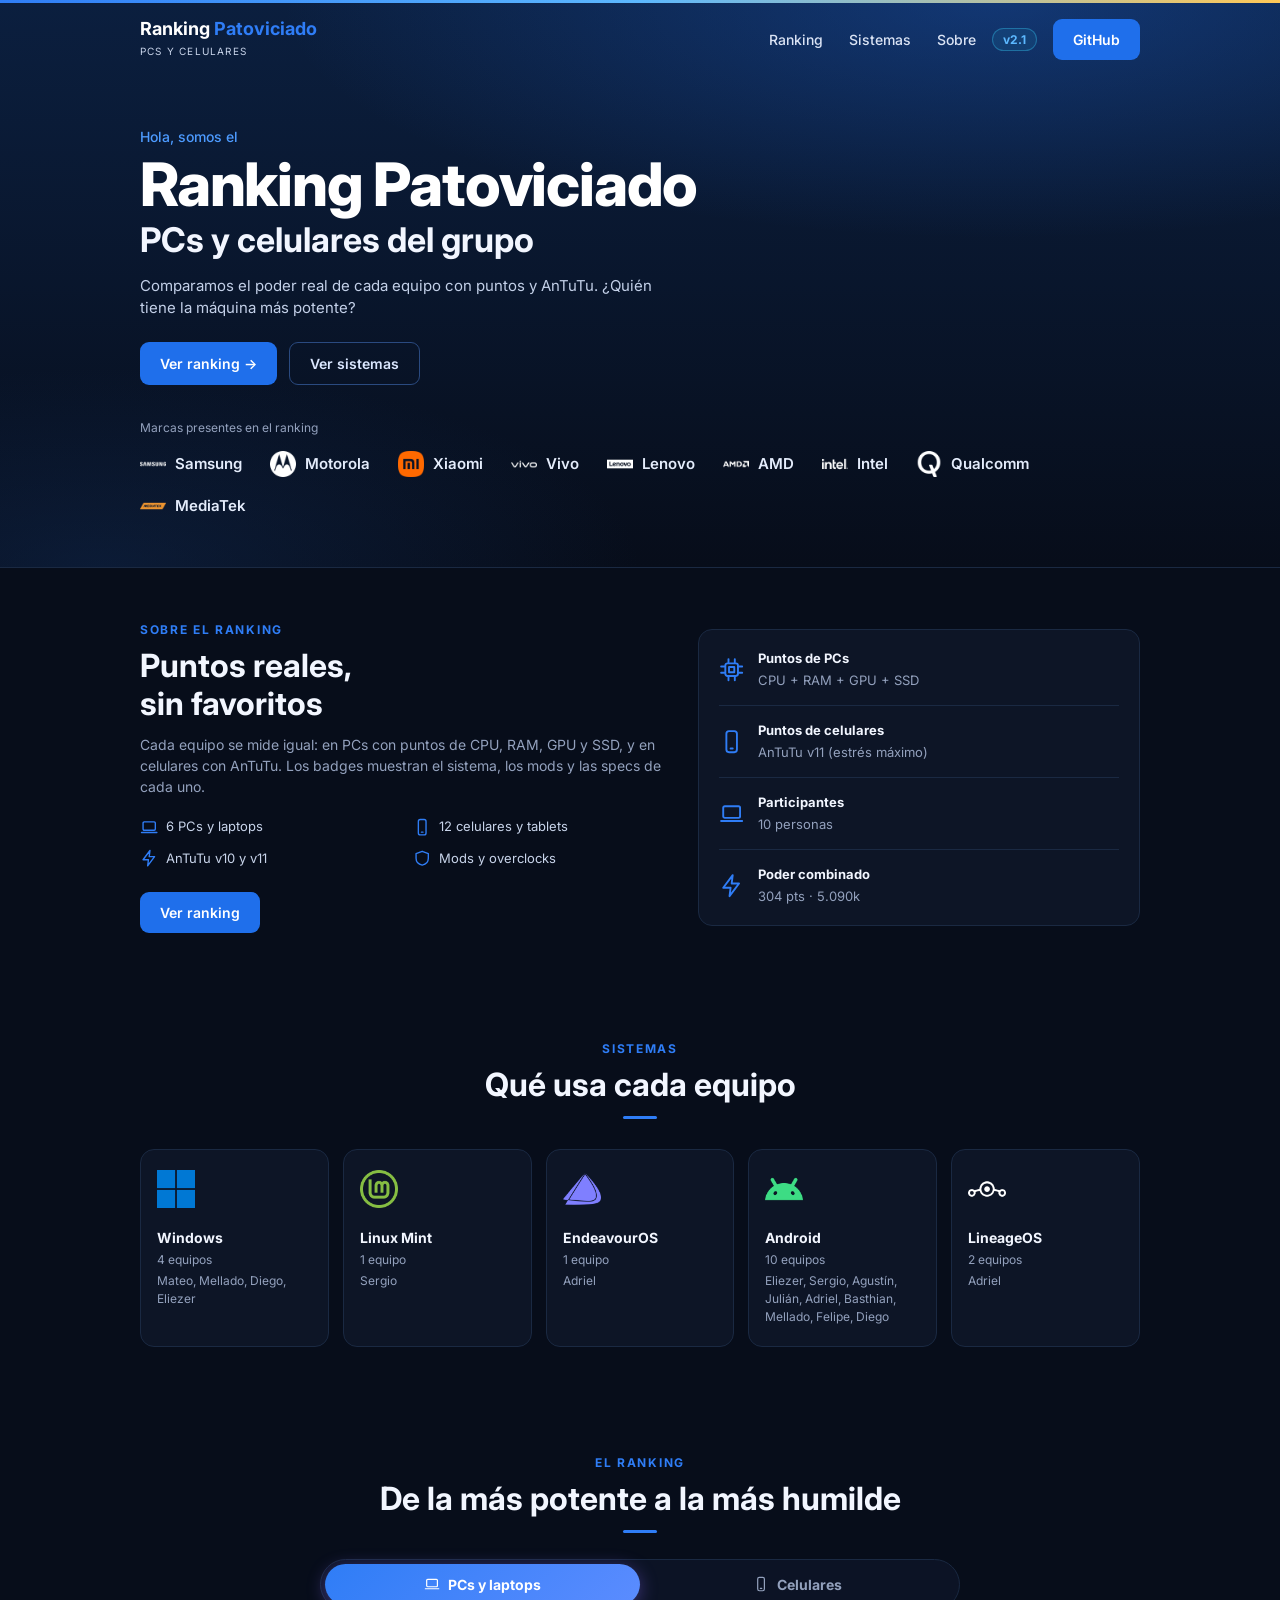
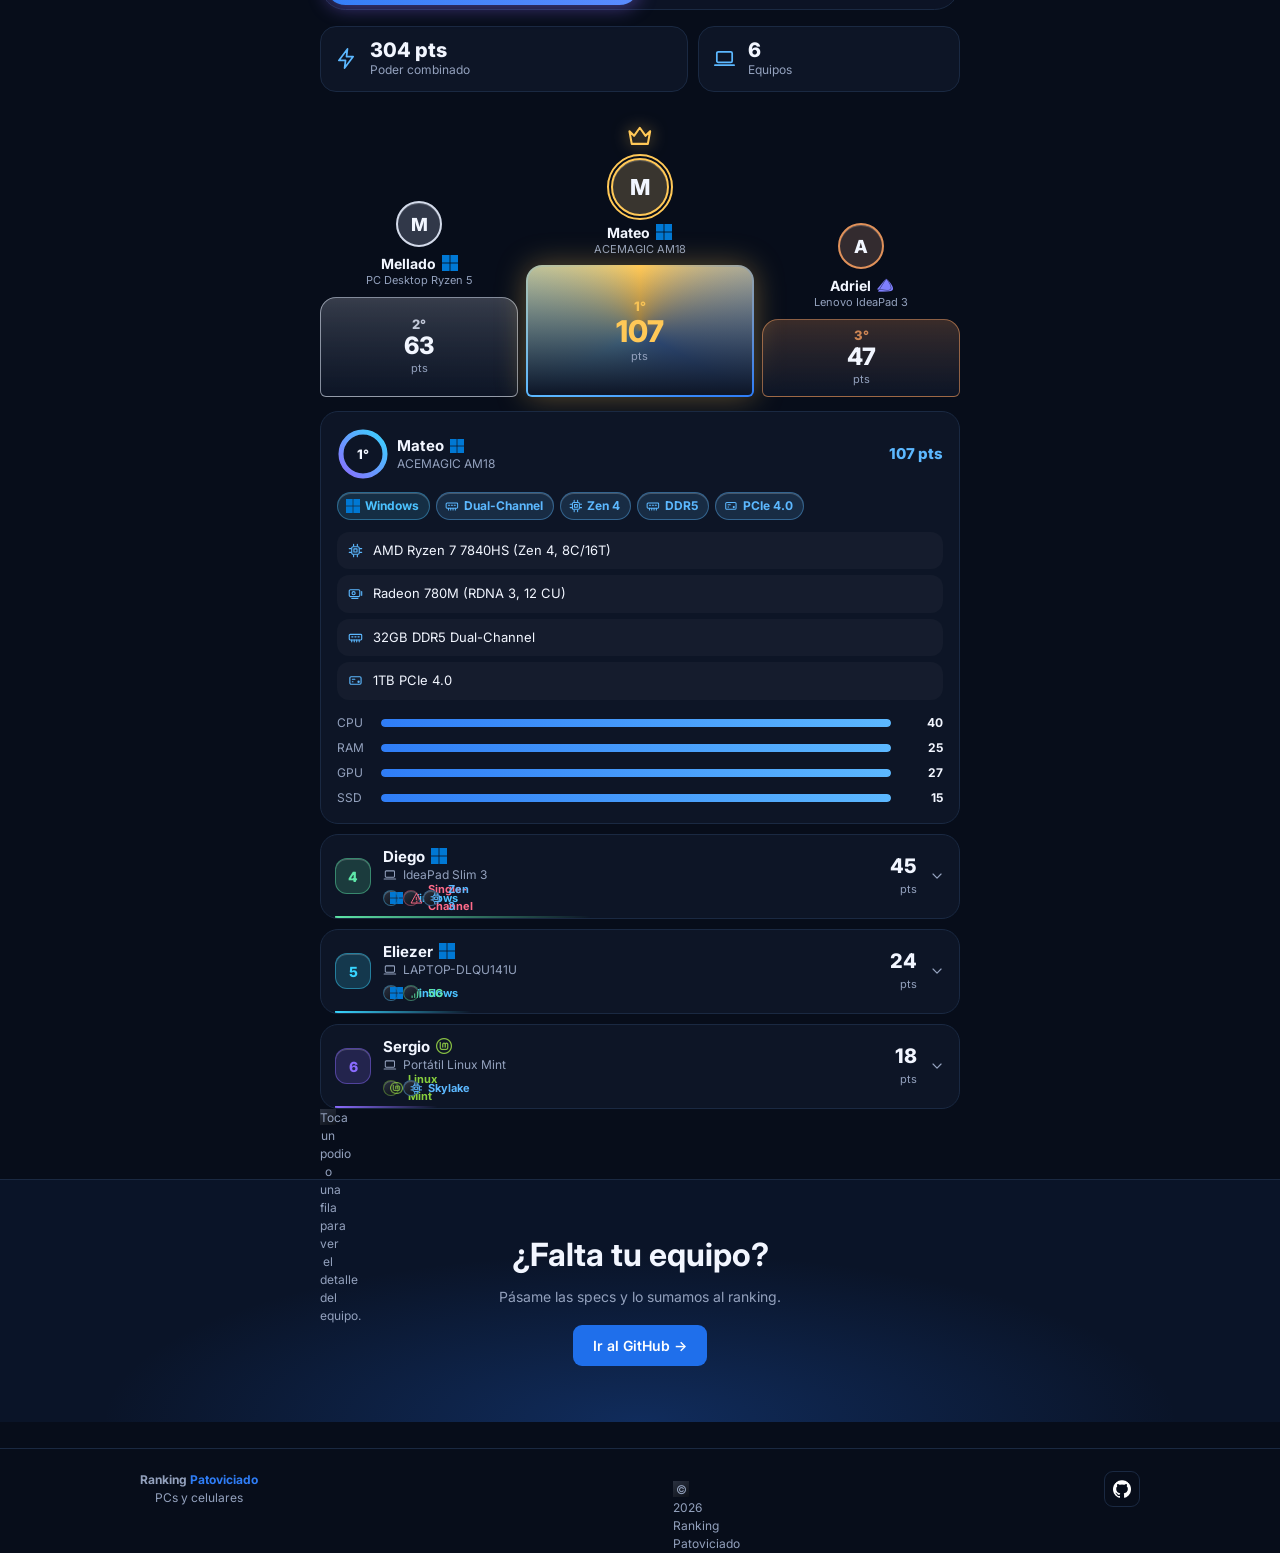
<file: ranking-patoviciado-v2.1.html>
<!DOCTYPE html>
<html lang="es">
<head>
<meta charset="utf-8">
<meta name="viewport" content="width=device-width,initial-scale=1,viewport-fit=cover">
<title>Ranking Patoviciado</title>
<link rel="preconnect" href="https://fonts.googleapis.com">
<link href="https://fonts.googleapis.com/css2?family=Inter:wght@400;500;600;700;800&display=swap" rel="stylesheet">
<style>
@property --a{syntax:'<angle>';inherits:false;initial-value:0deg}
:root{--bg:#0a0912;--sf:#14121f;--ln:#2a2540;--tx:#f3f0ff;--mu:#9a94b8;--vi:#8b6cff;--cy:#38d5ff;--au:#ffc857;--ag:#d3daea;--cu:#e0915a;--ro:#ff6b8a;--gr:#5ee6a8;color-scheme:dark;box-sizing:border-box;padding-top:env(safe-area-inset-top,0px);padding-bottom:env(safe-area-inset-bottom,0px)}
html{scroll-padding-top:env(safe-area-inset-top,0px)}
*,*::before,*::after{box-sizing:inherit;margin:0;padding:0}
body{background:var(--bg);color:var(--tx);font:400 14px/1.5 Inter,system-ui,sans-serif;overflow-x:hidden}
body::before{content:'';position:fixed;inset:-20%;z-index:-1;background:radial-gradient(40% 35% at 20% 15%,#8b6cff33,transparent 70%),radial-gradient(35% 30% at 85% 30%,#38d5ff22,transparent 70%),radial-gradient(40% 35% at 50% 95%,#ff6b8a1a,transparent 70%);animation:drift 22s ease-in-out infinite alternate}
@keyframes drift{to{transform:translate3d(4%,3%,0) scale(1.08)}}
button{font:inherit;color:inherit;background:none;border:0;cursor:pointer}
:focus-visible{outline:2px solid var(--cy);outline-offset:2px}
.i{width:1.15em;height:1.15em;fill:none;stroke:currentColor;stroke-width:1.8;stroke-linecap:round;stroke-linejoin:round;flex:none}
.wrap{max-width:560px;margin:0 auto;padding:26px 16px 48px}
header{text-align:center}
.logo{width:56px;height:56px;margin:0 auto 14px;border-radius:18px;display:grid;place-items:center;font-size:26px;color:var(--au);border:1.5px solid transparent;background:linear-gradient(var(--sf),var(--sf)) padding-box,conic-gradient(from var(--a),var(--vi),var(--cy),var(--au),var(--vi)) border-box;animation:spin 5s linear infinite;box-shadow:0 0 34px #8b6cff44}
@keyframes spin{to{--a:360deg}}
h1{font:800 clamp(30px,9vw,40px)/1.05 Inter,sans-serif;letter-spacing:-.02em;background:linear-gradient(100deg,#fff 30%,var(--cy),var(--vi),#fff 70%);background-size:250% 100%;-webkit-background-clip:text;background-clip:text;-webkit-text-fill-color:transparent;animation:sh 7s linear infinite}
@keyframes sh{to{background-position:-250% 0}}
header p{color:var(--mu);margin-top:8px}
.tabs{position:relative;display:grid;grid-template-columns:1fr 1fr;margin:22px 0 0;background:var(--sf);border:1px solid var(--ln);border-radius:999px;padding:4px}
.tabs i{position:absolute;top:4px;bottom:4px;left:4px;width:calc(50% - 4px);border-radius:999px;background:linear-gradient(135deg,var(--vi),#5b8cff);box-shadow:0 4px 18px #8b6cff66;transition:transform .45s cubic-bezier(.3,1.3,.5,1)}
.tabs[data-t=cel] i{transform:translateX(100%)}
.tabs button{position:relative;z-index:1;display:flex;gap:8px;align-items:center;justify-content:center;padding:10px;font-weight:700;border-radius:999px;color:var(--mu);transition:color .3s}
.tabs button[aria-selected=true]{color:#fff}
.stats{display:grid;grid-template-columns:1.4fr 1fr;gap:10px;margin-top:16px}
.st{display:flex;gap:12px;align-items:center;padding:12px 14px;background:var(--sf);border:1px solid var(--ln);border-radius:16px;font-size:20px;color:var(--cy)}
.st em{display:block;font:800 20px/1.1 Inter,sans-serif;font-style:normal;color:var(--tx)}
.st small{display:block;font-size:12px;color:var(--mu)}
.pod{display:grid;grid-template-columns:1fr 1.15fr 1fr;gap:8px;align-items:end;margin:30px 0 14px}
.pk{position:relative;text-align:center;display:flex;flex-direction:column;align-items:center;min-width:0}
.cr{font-size:24px;color:var(--au);margin-bottom:-2px;animation:fl 3s ease-in-out infinite;filter:drop-shadow(0 0 8px #ffc857aa)}
@keyframes fl{50%{transform:translateY(-4px)}}
.av{width:46px;height:46px;border-radius:50%;display:grid;place-items:center;font:800 18px Inter,sans-serif;background:color-mix(in srgb,var(--c) 18%,var(--sf));border:2px solid var(--c);box-shadow:0 0 20px color-mix(in srgb,var(--c) 40%,transparent)}
.r1 .av{width:58px;height:58px;font-size:22px}
.pk b{margin-top:8px;font:700 14px Inter,sans-serif;max-width:100%;overflow:hidden;text-overflow:ellipsis;white-space:nowrap}
.pk .dv{font-size:11px;color:var(--mu);max-width:100%;overflow:hidden;text-overflow:ellipsis;white-space:nowrap;margin-bottom:8px}
.blk{width:100%;height:var(--h);display:flex;flex-direction:column;align-items:center;justify-content:center;gap:2px;border-radius:16px 16px 6px 6px;background:linear-gradient(180deg,color-mix(in srgb,var(--c) 26%,var(--sf)),var(--sf));border:1.5px solid color-mix(in srgb,var(--c) 60%,transparent);animation:rise .9s cubic-bezier(.2,.9,.2,1) var(--d) both;transition:transform .3s}
.pk:hover .blk{transform:translateY(-3px)}
.pk[aria-pressed=true] .blk{box-shadow:0 0 30px color-mix(in srgb,var(--c) 35%,transparent)}
.r1 .blk{border:2px solid transparent;background:linear-gradient(180deg,#ffc85733,var(--sf)) padding-box,conic-gradient(from var(--a),var(--au),var(--vi),var(--cy),var(--au)) border-box;animation:rise .9s cubic-bezier(.2,.9,.2,1) var(--d) both,spin 4s linear infinite}
@keyframes rise{from{transform:translateY(46px);opacity:0}}
.num{font:800 13px Inter,sans-serif;color:var(--c);opacity:.9}
.blk em{font:800 24px/1 Inter,sans-serif;font-style:normal}
.r1 .blk em{font-size:30px;color:var(--au)}
.blk small,.sc small{font-size:11px;color:var(--mu)}
.spot,.row{background:var(--sf);border:1px solid var(--ln);border-radius:18px}
.spot{padding:16px}
.sh{display:flex;align-items:center;gap:8px;margin-bottom:12px;font:700 15px Inter,sans-serif}
.sh span{font:400 13px Inter,sans-serif;color:var(--mu)}
.row{margin-top:10px;overflow:hidden;transition:border-color .3s,box-shadow .3s}
.row.open{border-color:color-mix(in srgb,var(--c) 55%,transparent);box-shadow:0 0 26px color-mix(in srgb,var(--c) 18%,transparent)}
.rh{display:flex;align-items:center;gap:12px;width:100%;padding:12px 14px;text-align:left}
.rn{flex:none;width:36px;height:36px;border-radius:12px;display:grid;place-items:center;font:800 14px Inter,sans-serif;color:var(--c);background:color-mix(in srgb,var(--c) 18%,transparent);border:1px solid color-mix(in srgb,var(--c) 45%,transparent)}
.ti{flex:1;min-width:0}
.ti b{display:block;font:700 15px Inter,sans-serif}
.ti small{display:flex;align-items:center;gap:6px;font-size:12px;color:var(--mu);white-space:nowrap;overflow:hidden;text-overflow:ellipsis}
.sc{text-align:right}
.sc em{display:block;font:800 20px/1.1 Inter,sans-serif;font-style:normal}
.rh>.i{color:var(--mu);transition:transform .4s}
.open .rh>.i{transform:rotate(180deg)}
.rb{display:grid;grid-template-rows:0fr;transition:grid-template-rows .45s cubic-bezier(.2,.9,.2,1)}
.open .rb{grid-template-rows:1fr}
.rb>div{overflow:hidden}
.rb .dt{padding:2px 14px 16px}
.bgs{display:flex;flex-wrap:wrap;gap:6px;margin-bottom:12px}
.bg{display:inline-flex;align-items:center;gap:5px;padding:4px 10px 4px 8px;border-radius:999px;font-size:12px;font-weight:700;color:var(--c);background:color-mix(in srgb,var(--c) 14%,transparent);border:1px solid color-mix(in srgb,var(--c) 40%,transparent)}
.sps{display:grid;gap:6px;margin-bottom:14px}
.sp{display:flex;gap:10px;align-items:flex-start;padding:9px 11px;border-radius:12px;background:#ffffff08;font-size:13px}
.sp .i{margin-top:2px;color:var(--cy)}
.bar{display:grid;grid-template-columns:34px 1fr 42px;gap:10px;align-items:center;margin-top:7px;font-size:12px;color:var(--mu)}
.bar b{text-align:right;color:var(--tx)}
.trk{height:8px;border-radius:9px;background:#ffffff10;overflow:hidden}
.fl{height:100%;width:0;border-radius:9px;background:linear-gradient(90deg,var(--vi),var(--cy));box-shadow:0 0 12px #38d5ff66;transition:width 1.1s cubic-bezier(.2,.9,.2,1)}
footer{margin-top:26px;text-align:center;font-size:12px;color:var(--mu)}
@media(prefers-reduced-motion:reduce){*,*::before,*::after{animation:none!important;transition:none!important}}
.ver{display:inline-block;margin-top:10px;padding:3px 10px;border-radius:999px;font:700 12px Inter,sans-serif;color:var(--cy);border:1px solid #38d5ff55;background:#38d5ff14}
.mb{display:flex;flex-wrap:wrap;gap:4px;margin-top:6px}.bg.sm{padding:2px 8px 2px 6px;font-size:11px}

.tabs{position:sticky;top:calc(env(safe-area-inset-top,0px) + 8px);z-index:5;background:#14121fcc;-webkit-backdrop-filter:blur(14px);backdrop-filter:blur(14px)}
.row,.spot,.st{position:relative}
.row::after,.spot::after,.st::after{content:'';position:absolute;inset:0;border-radius:inherit;pointer-events:none;opacity:0;transition:opacity .4s;background:radial-gradient(220px circle at var(--mx,50%) var(--my,50%),#8b6cff2b,transparent 70%)}
.row:hover::after,.spot:hover::after,.st:hover::after{opacity:1}
.pk{transform:perspective(700px) rotateX(var(--rx,0deg)) rotateY(var(--ry,0deg));transition:transform .35s cubic-bezier(.2,.9,.2,1)}
.av{position:relative}
.r1 .av::after{content:'';position:absolute;inset:-6px;border-radius:50%;border:2px solid var(--au);animation:pulse 2.4s ease-out infinite}
@keyframes pulse{from{transform:scale(.85);opacity:.7}to{transform:scale(1.4);opacity:0}}
.fl{position:relative;overflow:hidden}
.fl::after{content:'';position:absolute;inset:0;background:linear-gradient(100deg,transparent 30%,#ffffff66 50%,transparent 70%);transform:translateX(-100%);animation:shm 3.4s ease-in-out infinite}
@keyframes shm{60%,100%{transform:translateX(100%)}}
.bg{transition:transform .3s cubic-bezier(.3,1.6,.5,1)}
.bg:hover{transform:translateY(-2px) scale(1.06)}
.rh{position:relative;transition:transform .2s}
.rh:active{transform:scale(.985)}
.rh::after{content:'';position:absolute;left:14px;bottom:0;height:2px;width:calc(100% - 28px);border-radius:2px;background:linear-gradient(90deg,var(--c),transparent);transform:scaleX(0);transform-origin:left;transition:transform 1.2s cubic-bezier(.2,.9,.2,1) calc(var(--i,0)*60ms + .3s)}
.row.in .rh::after{transform:scaleX(var(--p))}
.rv{opacity:0;transform:translateY(18px) scale(.98);filter:blur(6px);transition:opacity .7s cubic-bezier(.2,.9,.2,1),transform .7s cubic-bezier(.2,.9,.2,1),filter .7s cubic-bezier(.2,.9,.2,1),border-color .3s,box-shadow .3s}
.rv.in{opacity:1;transform:none;filter:none}
.pop>*{animation:pin .55s cubic-bezier(.2,.9,.2,1) both}
@keyframes pin{from{opacity:0;transform:translateY(10px);filter:blur(4px)}}
.sh .rw{position:relative;width:52px;height:52px;flex:none}
.ring{width:52px;height:52px;transform:rotate(-90deg)}
.rt{fill:none;stroke:#ffffff14;stroke-width:5}
.rf{fill:none;stroke:url(#rg);stroke-width:5;stroke-linecap:round;stroke-dasharray:138.2;stroke-dashoffset:138.2;transition:stroke-dashoffset 1.4s cubic-bezier(.2,.9,.2,1)}
.sh .rl{position:absolute;inset:0;display:grid;place-items:center;font:800 13px Inter,sans-serif;color:var(--tx)}
.sh .sn{flex:1;min-width:0;display:flex;flex-direction:column;line-height:1.25}
.sh .sn span{font-size:12px}
.sh .sv{margin-left:auto;font:800 15px Inter,sans-serif;color:var(--cy);text-align:right}
.cf{position:fixed;width:7px;height:11px;border-radius:2px;pointer-events:none;z-index:9}
.sb{display:none}
@supports (animation-timeline:scroll()){.sb{display:block;position:fixed;top:0;left:0;right:0;height:3px;z-index:9;transform-origin:left;background:linear-gradient(90deg,var(--vi),var(--cy),var(--au));animation:sbar linear;animation-timeline:scroll()}@keyframes sbar{from{transform:scaleX(0)}to{transform:scaleX(1)}}}
::view-transition-old(root),::view-transition-new(root){animation-duration:.45s}
:root{--win:#4cc2ff;--mint:#87cf3e;--edos:#b58cff;--and:#3ddc84}.i.f{fill:currentColor;stroke:none}.oi{display:inline-flex;vertical-align:-2px;margin-left:6px;font-size:14px}
#gl{position:fixed;inset:0;width:100vw;height:100vh;z-index:-1;pointer-events:none}
.logo{display:none}
#hero{height:150px;margin:-6px auto 4px}
.st,.spot,.row{background:rgba(22,19,36,.5);-webkit-backdrop-filter:blur(18px) saturate(150%);backdrop-filter:blur(18px) saturate(150%);box-shadow:inset 0 1px 0 #ffffff26,0 10px 30px #0006}
.tabs{background:rgba(22,19,36,.62);box-shadow:inset 0 1px 0 #ffffff26,0 10px 30px #0006}
.blk{background:linear-gradient(180deg,color-mix(in srgb,var(--c) 32%,#0000),#14121f99);-webkit-backdrop-filter:blur(14px);backdrop-filter:blur(14px);box-shadow:inset 0 1px 0 #ffffff33}
.r1 .blk{background:linear-gradient(180deg,#ffc85745,#14121f99) padding-box,conic-gradient(from var(--a),var(--au),var(--vi),var(--cy),var(--au)) border-box}
.rn,.av,.bg{box-shadow:inset 0 1px 0 #ffffff33}

:root{--bg:#070d1a;--sf:#0d1526;--ln:#1a2942;--tx:#f2f6ff;--mu:#93a1bd;--vi:#2f7df6;--cy:#5cb8ff}
html{scroll-behavior:smooth}
body{font-family:Inter,system-ui,sans-serif}
body::before{display:none}
.wrap{max-width:1040px;margin:0 auto;padding:0 20px}
.mu{color:var(--mu)}.c{text-align:center}.sm{font-size:12px}.bl{color:#2f7df6}
.lg{width:1.15em;height:1.15em;object-fit:contain;flex:none;vertical-align:middle}
.hero{text-align:left;background:radial-gradient(80% 60% at 78% 0%,#1d5cc466,transparent 70%),radial-gradient(60% 50% at 8% 100%,#12305f66,transparent 70%),linear-gradient(180deg,#0b1f3f,#070d1a);border-bottom:1px solid var(--ln)}
.nvi{display:flex;align-items:center;gap:16px;padding-top:18px;padding-bottom:18px}
.lo{text-decoration:none;color:#fff;margin-right:auto}.lo b{display:block;font:700 18px Inter,sans-serif}.lo span{color:#2f7df6}.lo small{font-size:10px;letter-spacing:.12em;color:#c8d4ea}
.nl{display:none;gap:26px}.nl a{color:#dbe4f5;text-decoration:none;font-size:14px;font-weight:500;transition:color .2s}.nl a:hover{color:#5cb8ff}
@media(min-width:720px){.nl{display:flex}}
.nv .ver{margin:0}
.btn{display:inline-flex;gap:8px;align-items:center;padding:10px 20px;border-radius:9px;background:#1f6feb;color:#fff;font-weight:600;font-size:14px;text-decoration:none;transition:transform .25s,box-shadow .25s}
.btn:hover{transform:translateY(-2px);box-shadow:0 8px 24px #1f6feb66}
.btn.ol{background:transparent;border:1px solid #2a4a80;color:#dbe7ff}
.hb{padding-top:40px;padding-bottom:48px}
.hi{color:#4d9bff;font-weight:500;margin-bottom:6px}
h1{background:none;-webkit-text-fill-color:currentColor;color:#fff;animation:none;font-size:clamp(36px,8vw,60px);text-align:left}
.hero h2{font:700 clamp(22px,4.6vw,34px)/1.2 Inter,sans-serif;margin:4px 0 14px}
.lead{max-width:520px;color:#c3d0e8;margin-bottom:22px;font-size:15px}
.cta{display:flex;flex-wrap:wrap;gap:12px;margin-bottom:34px}
.tr{font-size:12px;color:var(--mu);margin-bottom:14px}
.brands{display:flex;flex-wrap:wrap;gap:16px 28px;align-items:center}
.br{display:flex;gap:9px;align-items:center;font-weight:600;font-size:15px;color:#e4ecfb;transition:transform .25s}.br:hover{transform:translateY(-3px)}
.br img{height:26px;width:26px;object-fit:contain}
.sec{padding:54px 0}
.ey{font:700 12px Inter,sans-serif;color:#2f7df6;letter-spacing:.14em;margin-bottom:10px}
h3{font:700 clamp(24px,4.4vw,32px)/1.18 Inter,sans-serif;margin-bottom:12px}
.ul{display:block;width:34px;height:3px;background:#2f7df6;border-radius:2px;margin:12px auto 0}
.two{display:grid;gap:28px}
@media(min-width:760px){.two{grid-template-columns:1.2fr 1fr;align-items:center}}
.fx{display:grid;grid-template-columns:1fr 1fr;gap:12px 16px;margin:20px 0 24px;list-style:none;color:#c8d4ea}
.fx li{display:flex;gap:8px;align-items:center;font-size:13px}.fx .i{color:#2f7df6;font-size:16px}
.info{background:var(--sf);border:1px solid var(--ln);border-radius:14px;padding:4px 20px}
.info>div{display:flex;gap:14px;align-items:center;padding:15px 0;border-bottom:1px solid var(--ln)}.info>div:last-child{border:0}
.info .i{color:#2f7df6;font-size:22px}.info b{display:block;font-size:13px}.info small{color:var(--mu);font-size:13px}
.osg{display:grid;grid-template-columns:repeat(auto-fit,minmax(150px,1fr));gap:14px;margin-top:30px}
.oc{background:var(--sf);border:1px solid var(--ln);border-radius:14px;padding:20px 16px;transition:transform .3s,border-color .3s,box-shadow .3s}
.oc:hover{transform:translateY(-4px);border-color:#2f7df6;box-shadow:0 12px 30px #1f6feb33}
.oc img{width:38px;height:38px;object-fit:contain;margin-bottom:14px}.oc b{display:block}.oc small{display:block;color:var(--mu);font-size:12px;margin-top:3px}
.rkw{max-width:640px;margin:0 auto}.rkw .tabs{margin-top:26px}
.st,.spot,.row,.tabs{background:var(--sf);-webkit-backdrop-filter:none;backdrop-filter:none;box-shadow:none;border-color:var(--ln)}
.tabs{background:#0d1526f2}
.blk{background:linear-gradient(180deg,color-mix(in srgb,var(--c) 24%,#0000),#0d1526);-webkit-backdrop-filter:none;backdrop-filter:none;box-shadow:none}
.r1 .blk{background:linear-gradient(180deg,#ffc85733,#0d1526) padding-box,conic-gradient(from var(--a),var(--au),#2f7df6,var(--cy),var(--au)) border-box}
.ctab{text-align:center;padding:56px 0;border-top:1px solid var(--ln);background:radial-gradient(60% 100% at 50% 100%,#1d5cc455,transparent 70%),#0a1428}
.ctab .btn{margin-top:18px}
.ft{border-top:1px solid var(--ln)}.ft .wrap{display:flex;flex-wrap:wrap;gap:12px;justify-content:space-between;align-items:center;padding-top:22px;padding-bottom:calc(22px + env(safe-area-inset-bottom,0px))}
.ft small{display:block;color:var(--mu);font-size:12px}
.ft a{width:36px;height:36px;border:1px solid var(--ln);border-radius:9px;display:grid;place-items:center;transition:border-color .25s,transform .25s}.ft a:hover{border-color:#2f7df6;transform:translateY(-2px)}.gh{width:18px;height:18px}

.dv3{margin:0 0 14px;border:1px solid var(--ln);border-radius:14px;background:radial-gradient(70% 55% at 50% 38%,#1d4f9c44,transparent 75%),#0a1222;padding:10px 12px 12px;overflow:hidden}
.stg{position:relative;perspective:1100px;height:420px;display:grid;place-items:center;touch-action:pan-y;cursor:grab;user-select:none}
.ph{position:relative;width:126px;height:268px;transform-style:preserve-3d;transform:translateY(calc(var(--e)*38px)) rotateX(calc(var(--e)*62deg + var(--rx,0deg))) rotateZ(calc(var(--e)*-30deg + var(--rz,0deg))) scale(calc(1 - var(--e)*.3))}
.tb .ph{width:178px;height:282px}
.ly{position:absolute;inset:0;border-radius:22px;transform:translateZ(calc(var(--e)*var(--z)));transition:box-shadow .25s}
[data-p]{cursor:pointer}
.gnd{position:absolute;bottom:20px;width:170px;height:40px;border-radius:50%;background:radial-gradient(#000a,transparent 70%);opacity:calc(var(--e)*.9);transform:scale(calc(.6 + var(--e)*.6))}
.scr{background:linear-gradient(165deg,hsl(var(--h) 75% 24%),hsl(calc(var(--h) + 60) 70% 14%));border:3px solid #04070d;box-shadow:inset 0 0 0 1px #ffffff22;overflow:hidden;display:flex;flex-direction:column;align-items:center;padding-top:52px;color:#fff}
.scr::before{content:'';position:absolute;inset:0;background:linear-gradient(118deg,#ffffff2e,transparent 38%);pointer-events:none}
.scr span{font:300 36px/1 Inter,sans-serif}
.hp{position:absolute;top:9px;left:50%;width:9px;height:9px;margin-left:-4.5px;border-radius:50%;background:#000;box-shadow:0 0 0 2px #0c0f16}
.dn{position:absolute;top:0;left:50%;width:30px;height:11px;margin-left:-15px;border-radius:0 0 10px 10px;background:#04070d}
.ufp{position:absolute;bottom:34px;left:50%;width:28px;height:28px;margin-left:-14px;border-radius:50%;border:2px dashed #ffffff88;box-shadow:0 0 14px #7fb8ff88}
.brd{pointer-events:none}.brd>*{pointer-events:auto}
.pcb{position:absolute;inset:0;pointer-events:none;border-radius:16px 16px 0 0;clip-path:polygon(0 0,100% 0,100% 30%,56% 30%,56% 44%,0 44%);background:repeating-linear-gradient(90deg,#ffffff10 0 1px,transparent 1px 7px),repeating-linear-gradient(0deg,#ffffff10 0 1px,transparent 1px 7px),linear-gradient(140deg,#0f5a45,#0a3550)}
.chip{position:absolute;border-radius:3px;background:linear-gradient(145deg,#dfe5ee,#7b8696 60%,#c9d1dc);border:1px solid #ffffff66;box-shadow:0 6px 10px #0009;transform:translateZ(calc(var(--e)*10px))}
.chip::after{content:'';position:absolute;inset:4px;border:1px solid #0003;border-radius:2px}
.soc{left:64%;top:8px;width:38px;height:38px}
.mem{left:62%;top:52px;width:34px;height:20px;background:linear-gradient(145deg,#f1d38a,#8a6a20)}
.sm{left:86%;top:54px;width:16px;height:16px;background:linear-gradient(145deg,#2a3140,#0d1119)}
.ln{position:absolute;border-radius:50%;background:radial-gradient(circle at 35% 30%,#8fb4ff 0,#1a2a55 22%,#05070d 48%,#000 70%);box-shadow:0 0 0 3px #313847,0 0 0 4px #ffffff22,0 5px 8px #000a;transform:translateZ(calc(var(--e)*16px))}
.sub{position:absolute;left:30%;width:40%;bottom:2%;height:26px;border-radius:5px;background:linear-gradient(140deg,#0f5a45,#0a3550);box-shadow:inset 0 0 0 1px #ffffff1a;display:grid;place-items:center;pointer-events:none}
.usb{width:22px;height:8px;border-radius:4px;background:linear-gradient(#cfd6e0,#6a7484);box-shadow:inset 0 0 0 2px #0006}
.sfp{position:absolute;right:-4px;top:40%;width:6px;height:26px;border-radius:3px;background:linear-gradient(#f5d77a,#a5822a)}
.bat{inset:31% 5% 14% 5%;border-radius:12px;clip-path:polygon(0 24%,57% 24%,57% 0,100% 0,100% 100%,0 100%);background:repeating-linear-gradient(90deg,#0000 0 22px,#0000001a 22px 23px),linear-gradient(155deg,#eef2f7,#b4bdcb 60%,#dfe4ec);display:grid;place-items:end center;padding-bottom:34px;color:#2b3444;font:700 12px Inter,sans-serif;letter-spacing:.06em}
.tab1{position:absolute;bottom:8px;left:32%;width:36%;height:12px;border-radius:3px;background:#f2c94c}
.bck{background:linear-gradient(150deg,#202735,#0d1119 55%,#171d2a);box-shadow:inset 0 0 0 1px #ffffff14}
.hole{position:absolute;border-radius:50%;background:#020408;box-shadow:0 0 0 3px #0b0f18,0 0 0 4px #ffffff18}
.mod{position:absolute;border-radius:16px;box-shadow:inset 0 0 0 1px #ffffff26}
.rfp{position:absolute;left:50%;top:34%;margin-left:-12px;width:24px;height:24px;border-radius:50%;background:#0a0e15;box-shadow:0 0 0 2px #ffffff24}
.coil{position:absolute;left:50%;top:60%;width:74px;height:74px;margin:-37px;border-radius:50%;border:2px solid #ffffff1c;box-shadow:inset 0 0 0 9px #0000,inset 0 0 0 11px #ffffff14,inset 0 0 0 18px #0000,inset 0 0 0 20px #ffffff0f}
.ly.on{box-shadow:0 0 0 2px #5cb8ff,0 0 26px #2f7df6cc}
.ln.on,.chip.on,.sfp.on,.rfp.on,.ufp.on,.hole.on{box-shadow:0 0 0 2px #5cb8ff,0 0 14px #5cb8ff}
.lg2{display:flex;align-items:center;gap:10px;font-size:11px;color:var(--mu);margin-top:4px}.sl{flex:1;accent-color:#2f7df6}
.inf{margin-top:8px;padding:10px 12px;border:1px solid var(--ln);border-radius:10px;background:#0d1a30;min-height:52px}.inf b{display:block;font-size:13px}.inf span{color:var(--mu);font-size:12px}
.lgd{list-style:none;display:grid;gap:2px;margin-top:8px}
.lgd li{display:flex;align-items:center;gap:8px;font-size:12px;padding:5px 6px;border-radius:8px;opacity:clamp(0,calc((var(--e) - var(--t))*8),1)}
.lgd li.on{background:#2f7df633}
.lgd i{width:7px;height:7px;border-radius:50%;background:#2f7df6;box-shadow:0 0 8px #2f7df6;flex:none}.lgd b{min-width:100px;font-weight:600}.lgd span{color:var(--mu)}
</style>
</head>
<body data-prompt="Mejora este ranking patoviciado: mantén los datos de hardware, mejora animaciones, íconos y badges, y asegúrate de que siga siendo mobile-first, accesible y de un solo archivo HTML.">
<svg width="0" height="0" style="position:absolute" aria-hidden="true">
<symbol id="cpu" viewBox="0 0 24 24"><rect x="6" y="6" width="12" height="12" rx="2"/><rect x="9.5" y="9.5" width="5" height="5"/><path d="M9 2v3M15 2v3M9 19v3M15 19v3M2 9h3M2 15h3M19 9h3M19 15h3"/></symbol>
<symbol id="gpu" viewBox="0 0 24 24"><rect x="2" y="6" width="17" height="11" rx="2"/><circle cx="9" cy="11.5" r="2.5"/><path d="M22 9v6M6 20h10"/></symbol>
<symbol id="ram" viewBox="0 0 24 24"><rect x="2" y="7" width="20" height="9" rx="1.5"/><path d="M6 16v3M10 16v3M14 16v3M18 16v3M6 11h2M11 11h2M16 11h2"/></symbol>
<symbol id="ssd" viewBox="0 0 24 24"><rect x="3" y="6" width="18" height="12" rx="2"/><path d="M7 10h4M7 14h1"/><circle cx="17" cy="14" r="1"/></symbol>
<symbol id="bolt" viewBox="0 0 24 24"><path d="M13 2 4 14h7l-1 8 9-12h-7z"/></symbol>
<symbol id="laptop" viewBox="0 0 24 24"><rect x="4" y="5" width="16" height="11" rx="1.5"/><path d="M2 19h20"/></symbol>
<symbol id="phone" viewBox="0 0 24 24"><rect x="7" y="2" width="10" height="20" rx="2.5"/><path d="M11 18.5h2"/></symbol>
<symbol id="tab" viewBox="0 0 24 24"><rect x="4" y="3" width="16" height="18" rx="2.5"/><path d="M11 18h2"/></symbol>
<symbol id="desk" viewBox="0 0 24 24"><rect x="3" y="4" width="18" height="12" rx="2"/><path d="M9 20h6M12 16v4"/></symbol>
<symbol id="term" viewBox="0 0 24 24"><rect x="3" y="4" width="18" height="16" rx="2"/><path d="m7 9 3 3-3 3M13 15h4"/></symbol>
<symbol id="shield" viewBox="0 0 24 24"><path d="M12 3 4 6v6c0 5 3.5 8 8 9 4.5-1 8-4 8-9V6z"/></symbol>
<symbol id="layers" viewBox="0 0 24 24"><path d="m12 3 9 5-9 5-9-5zM3 13l9 5 9-5"/></symbol>
<symbol id="minus" viewBox="0 0 24 24"><circle cx="12" cy="12" r="9"/><path d="M8 12h8"/></symbol>
<symbol id="pad" viewBox="0 0 24 24"><rect x="2" y="7" width="20" height="11" rx="5"/><path d="M7 10v5M4.5 12.5h5M16 11.5h.01M18.5 13.5h.01"/></symbol>
<symbol id="warn" viewBox="0 0 24 24"><path d="M12 3 2 21h20z"/><path d="M12 10v5M12 18h.01"/></symbol>
<symbol id="check" viewBox="0 0 24 24"><path d="m5 12 5 5 9-10"/></symbol>
<symbol id="crown" viewBox="0 0 24 24"><path d="m3 8 4 4 5-7 5 7 4-4-2 11H5z"/></symbol>
<symbol id="chev" viewBox="0 0 24 24"><path d="m6 9 6 6 6-6"/></symbol>
<symbol id="trophy" viewBox="0 0 24 24"><path d="M8 4h8v5a4 4 0 0 1-8 0zM8 6H4v1a3 3 0 0 0 4 3M16 6h4v1a3 3 0 0 1-4 3M12 13v4M8 21h8M9 17h6"/></symbol>
<symbol id="signal" viewBox="0 0 24 24"><path d="M4 20v-3M9 20v-7M14 20V9M19 20V4"/></symbol>
<symbol id="screen" viewBox="0 0 24 24"><rect x="3" y="5" width="18" height="12" rx="2"/><path d="M8 21h8"/></symbol>
<symbol id="win11" viewBox="0 0 24 24"><path d="M3 3h8.5v8.5H3zM12.5 3H21v8.5h-8.5zM3 12.5h8.5V21H3zM12.5 12.5H21V21h-8.5z"/></symbol>
<symbol id="win10" viewBox="0 0 24 24"><path d="M3 5.4 11 4.3v7.2H3zM12 4.1 21 2.8v8.7h-9zM3 12.5h8v7.2l-8-1.1zM12 12.5h9v8.7l-9-1.3z"/></symbol>
<symbol id="mint" viewBox="0 0 24 24"><path d="M4.5 19.5V9.2a3.2 3.2 0 0 1 6.4 0v3.1M10.9 12.3V9.2a3.2 3.2 0 0 1 6.4 0v8.2c0 1.5 1 2.4 2.4 2.4"/></symbol>
<symbol id="edos" viewBox="0 0 24 24"><circle cx="12" cy="12" r="3.4"/><ellipse cx="12" cy="12" rx="9.5" ry="4" transform="rotate(-28 12 12)"/></symbol>
<symbol id="and" viewBox="0 0 24 24"><path d="M5 17a7 7 0 0 1 14 0zM8.2 6.4 6.8 4.2M15.8 6.4l1.4-2.2M9.6 13h.01M14.4 13h.01"/></symbol>
<defs><linearGradient id="rg" x1="0" y1="0" x2="1" y2="1"><stop offset="0" stop-color="#8b6cff"/><stop offset="1" stop-color="#38d5ff"/></linearGradient></defs>
</svg>
<div class="sb"></div>
<header class="hero" id="top">
<nav class="nv"><div class="wrap nvi"><a class="lo" href="#top"><b>Ranking <span>Patoviciado</span></b><small>PCS Y CELULARES</small></a><div class="nl"><a href="#ranking">Ranking</a><a href="#sistemas">Sistemas</a><a href="#sobre">Sobre</a></div><span class="ver">v2.1</span><a class="btn" href="https://github.com/Adriyache32/Adriyache32.github.io" target="_blank" rel="noopener">GitHub</a></div></nav>
<div class="wrap hb"><p class="hi">Hola, somos el</p><h1>Ranking Patoviciado</h1><h2>PCs y celulares del grupo</h2>
<p class="lead">Comparamos el poder real de cada equipo con puntos y AnTuTu. ¿Quién tiene la máquina más potente?</p>
<div class="cta"><a class="btn" href="#ranking">Ver ranking →</a><a class="btn ol" href="#sistemas">Ver sistemas</a></div>
<p class="tr">Marcas presentes en el ranking</p><div class="brands" id="brands"></div></div></header>
<section class="sec" id="sobre"><div class="wrap two"><div><p class="ey">SOBRE EL RANKING</p><h3>Puntos reales,<br>sin favoritos</h3><p class="mu">Cada equipo se mide igual: en PCs con puntos de CPU, RAM, GPU y SSD, y en celulares con AnTuTu. Los badges muestran el sistema, los mods y las specs de cada uno.</p><ul class="fx" id="fx"></ul><a class="btn" href="#ranking">Ver ranking</a></div><div class="info" id="abt"></div></div></section>
<section class="sec" id="sistemas"><div class="wrap"><p class="ey c">SISTEMAS</p><h3 class="c">Qué usa cada equipo<i class="ul"></i></h3><div class="osg" id="osg"></div></div></section>
<section class="sec" id="ranking"><div class="wrap"><div class="rkw"><p class="ey c">EL RANKING</p><h3 class="c">De la más potente a la más humilde<i class="ul"></i></h3>
<div class="tabs" id="tabs" data-t="pc" role="tablist"><i></i><button role="tab" data-t="pc" aria-selected="true"><svg class="i"><use href="#laptop"/></svg>PCs y laptops</button><button role="tab" data-t="cel" aria-selected="false"><svg class="i"><use href="#phone"/></svg>Celulares</button></div>
<main id="view"></main><p class="mu c sm">Toca un podio o una fila para ver el detalle del equipo.</p></div></div></section>
<section class="ctab"><div class="wrap"><h3>¿Falta tu equipo?</h3><p class="mu">Pásame las specs y lo sumamos al ranking.</p><a class="btn" href="https://github.com/Adriyache32/Adriyache32.github.io" target="_blank" rel="noopener">Ir al GitHub →</a></div></section>
<footer class="ft"><div class="wrap"><div><b>Ranking <span class="bl">Patoviciado</span></b><small>PCs y celulares</small></div><span class="mu sm">© 2026 Ranking Patoviciado</span><a href="https://github.com/Adriyache32/Adriyache32.github.io" target="_blank" rel="noopener" aria-label="GitHub"><img class="gh" src="[data-uri]" alt=""></a></div></footer>
<script>
const LOGOS={"samsung":"[data-uri]","motorola":"[data-uri]","xiaomi":"[data-uri]","vivo":"[data-uri]","lenovo":"[data-uri]","amd":"[data-uri]","intel":"[data-uri]","qualcomm":"[data-uri]","mediatek":"[data-uri]","linuxmint":"[data-uri]","endeavouros":"[data-uri]","android":"[data-uri]","lineageos":"[data-uri]","github":"[data-uri]","windows":"[data-uri]"};
const I=n=>n.startsWith('img:')?`<img class="lg" src="${LOGOS[n.slice(4)]}" alt="">`:`<svg class="i${/^win/.test(n)?' f':''}" aria-hidden="true"><use href="#${n}"/></svg>`;
const BG={oc:['bolt','Overclock','--au'],dual:['ram','Dual-Channel','--cy'],single:['warn','Single-Channel','--ro'],linux:['term','Linux Mint','--gr'],root:['shield','Root','--vi'],deg:['shield','De-Googled','--vi'],rom:['layers','LineageOS','--vi'],debl:['minus','Debloat','--cy'],game:['pad','Game Mode','--cy'],stock:['check','Stock','--mu'],desk:['desk','Escritorio','--mu'],tab:['tab','Tablet','--mu']};
const chip=(i,t,c,z)=>`<span class="bg${z?' sm':''}" style="--c:var(${c})">${I(i)}${t}</span>`;
const auto=x=>{const t=x.sp.map(p=>p[1]).join(' | ')+' '+x.d,a=[];let m;
if(m=t.match(/Zen \d/))a.push(['cpu',m[0],'--cy']);
if(/Skylake/.test(t))a.push(['cpu','Skylake','--cy']);
if(/DDR5/.test(t))a.push(['ram','DDR5','--cy']);
if(m=t.match(/PCIe [\d.]+|NVMe/))a.push(['ssd',m[0],'--cy']);
if(m=t.match(/(\d+)W\b/))a.push(['bolt',m[1]+' W','--mu']);
if(m=t.match(/(\d+)nm/))a.push(['cpu',m[1]+' nm','--cy']);
if(/5G/.test(t))a.push(['signal','5G','--gr']);
if(m=t.match(/UFS [\d.]+|eMMC [\d.]+/))a.push(['ssd',m[0],'--mu']);
if(m=t.match(/(\d+)Hz/))a.push(['screen',m[1]+' Hz','--ro']);
if(/microG/.test(t))a.push(['shield','microG','--vi']);
if(/de fábrica/.test(t))a.push(['bolt','OC de fábrica','--au']);
return a};
const OS={win:['img:windows','Windows','--win'],w10:['img:windows','Windows 10','--win'],w11:['img:windows','Windows 11','--win'],mint:['img:linuxmint','Linux Mint','--mint'],edos:['img:endeavouros','EndeavourOS','--edos'],and:['img:android','Android','--and'],los:['img:lineageos','LineageOS','--and']};
const OSM={'Mateo|ACEMAGIC AM18':'win','Mellado|PC Desktop Ryzen 5':'w10','Adriel|Lenovo IdeaPad 3':'edos','Diego|IdeaPad Slim 3':'win','Eliezer|LAPTOP-DLQU141U':'win','Sergio|Portátil Linux Mint':'mint','Adriel|Moto G71 5G':'los','Adriel|Redmi Note 9 Pro':'los'};
const oi=x=>`<span class="oi" style="color:var(${OS[x.os][2]})" title="${OS[x.os][1]}">${I(OS[x.os][0])}</span>`;
const B=(x,z)=>[chip(...OS[x.os],z),...x.b.filter(k=>(!z||k!=='stock')&&!(k==='rom'&&x.os==='los')&&!(k==='linux'&&x.os==='mint')).map(k=>{const[b,t,c]=BG[k];return chip(b,t,c,z)}),...auto(x).map(a=>chip(a[0],a[1],a[2],z))];
const pc=(n,d,s,cpu,gpu,ram,ssd,m,b,ic)=>({n,d,s,b,ic:ic||'laptop',sp:[['cpu',cpu],['gpu',gpu],['ram',ram],['ssd',ssd]],bars:[['CPU',m[0],40],['RAM',m[1],25],['GPU',m[2],27],['SSD',m[3],15]].map(x=>[x[0],x[1]/x[2],x[1]])});
const ph=(n,d,s,v,soc,gpu,st,sw,b,ic)=>({n,d,s,b,ic:ic||'phone',sp:[['cpu',soc],['gpu',gpu],['ssd',st],['layers',sw]],bars:[['v11',s/665,s+'k'],['v10',v/665,'~'+v+'k']]});
const D={
pc:{u:'pts',sfx:'',tot:'304 pts',ic:'laptop',items:[
pc('Mateo','ACEMAGIC AM18',107,'AMD Ryzen 7 7840HS (Zen 4, 8C/16T)','Radeon 780M (RDNA 3, 12 CU)','32GB DDR5 Dual-Channel','1TB PCIe 4.0',[40,25,27,15],['dual'],'desk'),
pc('Mellado','PC Desktop Ryzen 5',63,'AMD Ryzen 5 4600G (Zen 2, 6C/12T, 65W)','Radeon Vega 7 (integrada)','16GB RAM','466GB SSD',[21,18,10,14],['desk'],'desk'),
pc('Adriel','Lenovo IdeaPad 3',47,'Ryzen 5 4500U (Zen 2, 6C/6T) a 3.30 GHz','Vega 6 con overclock','8GB Dual-Channel (4GB soldado + 4GB SO-DIMM)','500GB NVMe',[17,11,10,12],['oc','dual']),
pc('Diego','IdeaPad Slim 3',45,'AMD Ryzen 5 5625U (Zen 3, 6C/12T)','Vega 7 (limitada por memoria)','8GB Single-Channel: cuello de botella de 30-40% en gráfica','180GB SSD',[21,7,9,8],['single']),
pc('Eliezer','LAPTOP-DLQU141U',24,'Intel Core i3-1005G1 (2C/4T)','Intel UHD Graphics G1 (32 EU)','12GB RAM','130GB SSD',[6,13,4,1],['stock']),
pc('Sergio','Portátil Linux Mint',18,'Intel Core i3-6006U (2C/4T, Skylake)','Intel HD Graphics 520 (24 EU)','8GB RAM','329GB SSD',[4,9,3,2],['linux'])]},
cel:{u:'AnTuTu v11',sfx:'k',tot:'5.090k',ic:'phone',items:[
ph('Eliezer','Galaxy A56',665,580,'Samsung Exynos 1580 (4nm, 8C)','Xclipse 540 · Super AMOLED 120Hz','UFS 3.1','Stock, sin modificaciones',['stock']),
ph('Adriel','Moto G71 5G',535,475,'Snapdragon 695 5G (6nm, 8C)','Adreno 619','UFS 2.2','LineageOS + Root, sin servicios de Google',['rom','root','deg']),
ph('Sergio','Moto G85 5G',518,472,'Snapdragon 6s Gen 3 (6nm, 8C)','Adreno 619 · pOLED 120Hz','UFS 2.2','Stock con servicios de Google',['stock']),
ph('Agustín','Moto G53 5G',465,425,'Snapdragon 480+ 5G (8nm, 8C, 2.2 GHz de fábrica)','Adreno 619','UFS 2.2','Sin bloatware, Google restringido, Game Mode',['debl','game']),
ph('Adriel','Redmi Note 9 Pro',448,415,'Snapdragon 720G (8nm, 8C)','Adreno 618 (OC)','UFS 2.1','LineageOS 22.2 + microG + Root, OC en CPU/GPU',['oc','rom','root']),
ph('Julián','Galaxy A36 5G',445,403,'Snapdragon 6 Gen 3 (4nm, 8C)','Adreno 710 · Super AMOLED 120Hz','UFS 3.1','Stock',['stock']),
ph('Adriel','Vivo Y53s 5G',438,398,'Snapdragon 480 5G (8nm, 8C)','Adreno 619 · IPS 90Hz','UFS 2.1','Overclock + debloat extremo, sin root',['oc','debl','game']),
ph('Basthian','Redmi Note 9 Pro Max',395,365,'Snapdragon 720G (8nm, 8C)','Adreno 618 (750MHz) · FHD+','UFS 2.1','Stock',['stock']),
ph('Mellado','Redmi 10C',332,305,'Snapdragon 680 4G (6nm, 8C)','Adreno 610','UFS 2.2','Stock',['stock']),
ph('Felipe','Galaxy A05',295,275,'MediaTek Helio G85 (12nm, 8C)','Mali-G52 (1000MHz) · HD+','eMMC 5.1','Stock',['stock']),
ph('Julián','Redmi Pad SE 8.7"',286,272,'MediaTek Helio G85 (12nm, 8C)','Mali-G57 · IPS 90Hz','eMMC 5.1','Stock',['tab','stock'],'tab'),
ph('Diego','Redmi 14C',268,255,'MediaTek Helio G81 Ultra (12nm, 8C)','Mali-G52 MC2 (820MHz)','eMMC 5.1','Stock',['stock'])]}};
Object.values(D).forEach(S=>S.items.forEach(x=>x.os=OSM[x.n+'|'+x.d]||'and'));
const PC=['--au','--ag','--cu'],CC=['#5ee6a8','#38d5ff','#8b6cff','#ff8fd0','#ffb36b','#7ee0e0','#b6a8ff'];
const rm=matchMedia('(prefers-reduced-motion:reduce)').matches;
let tab='pc',sel=0;
const det=x=>`<div class="dt">${viewer(x)}<div class="bgs">${B(x).join('')}</div><div class="sps">${x.sp.map(s=>`<div class="sp">${I(s[0])}<span>${s[1]}</span></div>`).join('')}</div>${x.bars.map(b=>`<div class="bar"><span>${b[0]}</span><div class="trk"><div class="fl" data-w="${(b[1]*100).toFixed(1)}"></div></div><b>${b[2]}</b></div>`).join('')}</div>`;
const fill=el=>requestAnimationFrame(()=>requestAnimationFrame(()=>{el.querySelectorAll('.fl').forEach(f=>f.style.width=f.dataset.w+'%');el.querySelectorAll('.rf').forEach(f=>f.style.strokeDashoffset=138.2*(1-f.dataset.r));el.querySelectorAll('.dv3').forEach(boom3)}));
const cnt=(e,sfx)=>{const t=+e.dataset.n;if(rm){e.textContent=t+sfx;return}const t0=performance.now();const f=n=>{const p=Math.min(1,(n-t0)/1200);e.textContent=Math.round(t*(1-Math.pow(1-p,3)))+sfx;if(p<1)requestAnimationFrame(f)};requestAnimationFrame(f)};
const spot=S=>{const x=S.items[sel],r=(x.s/S.items[0].s).toFixed(3);return`<div class="sh"><div class="rw"><svg class="ring" viewBox="0 0 52 52"><circle class="rt" cx="26" cy="26" r="22"/><circle class="rf" data-r="${r}" cx="26" cy="26" r="22"/></svg><span class="rl">${sel+1}°</span></div><div class="sn"><b>${x.n}${oi(x)}</b><span>${x.d}</span></div><span class="sv">${x.s}${S.sfx} ${S.u}</span></div>${det(x)}`};
function render(){
const S=D[tab],L=S.items,v=document.getElementById('view');
const pod=[1,0,2].map(i=>{const x=L[i];return`<button class="pk r${i+1}" data-i="${i}" aria-pressed="${i===sel}" style="--c:var(${PC[i]});--h:${[132,100,78][i]}px;--d:${[.35,.15,.55][i]}s">${i===0?`<span class="cr">${I('crown')}</span>`:''}<span class="av">${x.n[0]}</span><b>${x.n}${oi(x)}</b><span class="dv">${x.d}</span><span class="blk"><span class="num">${i+1}°</span><em data-n="${x.s}">0</em><small>${S.u}</small></span></button>`}).join('');
const rows=L.slice(3).map((x,k)=>`<div class="row rv" style="--c:${CC[k%CC.length]};--p:${(x.s/L[0].s).toFixed(3)};--i:${k}"><button class="rh" aria-expanded="false"><span class="rn">${k+4}</span><span class="ti"><b>${x.n}${oi(x)}</b><small>${I(x.ic)}${x.d}</small><span class="mb">${B(x,1).slice(0,4).join('')}</span></span><span class="sc"><em data-n="${x.s}">0</em><small>${S.u}</small></span>${I('chev')}</button><div class="rb"><div>${det(x)}</div></div></div>`).join('');
v.innerHTML=`<div class="stats"><div class="st">${I('bolt')}<div><em>${S.tot}</em><small>Poder combinado</small></div></div><div class="st">${I(S.ic)}<div><em>${L.length}</em><small>Equipos</small></div></div></div><div class="pod">${pod}</div><div class="spot" id="spot">${spot(S)}</div>${rows}`;
v.querySelectorAll('[data-n]').forEach(e=>cnt(e,S.sfx));
fill(document.getElementById('spot'));v.querySelectorAll('.rv').forEach(r=>io.observe(r));
v.querySelectorAll('.pk').forEach(b=>b.onclick=()=>{sel=+b.dataset.i;if(sel===0)boom(b);v.querySelectorAll('.pk').forEach(p=>p.setAttribute('aria-pressed',p===b));const s=document.getElementById('spot');s.innerHTML=spot(S);s.classList.remove('pop');void s.offsetWidth;s.classList.add('pop');fill(s)});
v.querySelectorAll('.row').forEach(r=>r.querySelector('.rh').onclick=e=>{const o=r.classList.toggle('open');e.currentTarget.setAttribute('aria-expanded',o);if(o)fill(r)});
}
document.getElementById('tabs').onclick=e=>{const b=e.target.closest('button');if(!b||b.dataset.t===tab)return;tab=b.dataset.t;sel=0;const t=document.getElementById('tabs');t.dataset.t=tab;t.querySelectorAll('button').forEach(x=>x.setAttribute('aria-selected',x===b));swap()};
const io=new IntersectionObserver(es=>es.forEach(e=>{if(e.isIntersecting){e.target.classList.add('in');io.unobserve(e.target)}}),{threshold:.1});
const swap=()=>{if(!rm&&document.startViewTransition){try{document.startViewTransition(render);return}catch(e){}}render()};
const boom=b=>{if(rm)return;const r=b.getBoundingClientRect(),cs=['#ffc857','#8b6cff','#38d5ff','#ff6b8a','#5ee6a8'];for(let i=0;i<22;i++){const p=document.createElement('i');p.className='cf';p.style.cssText=`left:${r.left+r.width/2}px;top:${r.top+30}px;background:${cs[i%5]}`;document.body.appendChild(p);const a=Math.random()*Math.PI*2,d=60+Math.random()*110;p.animate([{transform:'translate(0,0) scale(1)',opacity:1},{transform:`translate(${Math.cos(a)*d}px,${Math.sin(a)*d+90}px) rotate(${Math.random()*540}deg) scale(.6)`,opacity:0}],{duration:900+Math.random()*500,easing:'cubic-bezier(.15,.8,.3,1)'}).onfinish=()=>p.remove()}};
addEventListener('pointermove',e=>{const q=e.target.closest?e.target:null;if(!q)return;const t=q.closest('.row,.spot,.st');if(t){const r=t.getBoundingClientRect();t.style.setProperty('--mx',e.clientX-r.left+'px');t.style.setProperty('--my',e.clientY-r.top+'px')}const k=q.closest('.pk');if(k){const r=k.getBoundingClientRect();k.style.setProperty('--ry',((e.clientX-r.left)/r.width-.5)*14+'deg');k.style.setProperty('--rx',(.5-(e.clientY-r.top)/r.height)*10+'deg')}});
addEventListener('pointerout',e=>{const k=e.target.closest?e.target.closest('.pk'):null;if(k&&!k.contains(e.relatedTarget)){k.style.setProperty('--rx','0deg');k.style.setProperty('--ry','0deg')}});
const CFG={'Eliezer|Galaxy A56':{c:'v3',mp:'50 + 12 + 5 MP',fp:'u',mah:5000,n:'p'},'Adriel|Moto G71 5G':{c:'c3',mp:'50 + 8 + 2 MP',fp:'s',mah:5000,n:'p'},'Sergio|Moto G85 5G':{c:'v2',mp:'50 + 8 MP',fp:'s',mah:5000,n:'p'},'Agustín|Moto G53 5G':{c:'v2',mp:'50 + 2 MP',fp:'s',mah:5000,n:'p'},'Adriel|Redmi Note 9 Pro':{c:'q4',mp:'64 + 8 + 5 + 2 MP',fp:'s',mah:5020,n:'p'},'Julián|Galaxy A36 5G':{c:'v3',mp:'50 + 8 + 5 MP',fp:'u',mah:5000,n:'p'},'Adriel|Vivo Y53s 5G':{c:'v2',mp:'64 + 2 MP',fp:'s',mah:5000,n:'d'},'Basthian|Redmi Note 9 Pro Max':{c:'q4',mp:'64 + 8 + 5 + 2 MP',fp:'s',mah:5020,n:'p'},'Mellado|Redmi 10C':{c:'v2',mp:'50 + 2 MP',fp:'r',mah:5000,n:'d'},'Felipe|Galaxy A05':{c:'v2',mp:'50 + 2 MP',fp:'',mah:5000,n:'d'},'Julián|Redmi Pad SE 8.7"':{c:'h1',mp:'8 MP',fp:'',mah:6650,n:'p'},'Diego|Redmi 14C':{c:'v2',mp:'50 MP',fp:'s',mah:5160,n:'d'}};
const LN={v3:[[26,30,13],[26,66,10],[26,98,9]],v2:[[26,30,13],[26,66,8]],c3:[[28,34,13],[28,68,9],[54,34,8]],q4:[[26,30,12],[52,30,8],[26,58,8],[52,58,8]],h1:[[26,26,10]]};
const VI={};let VN=0;
const viewer=x=>{if(x.ic==='laptop'||x.ic==='desk')return'';
const c=CFG[x.n+'|'+x.d]||{c:'v2',mp:'',fp:'',mah:5000,n:'p'},tb=x.ic==='tab',L=LN[c.c],soc=x.sp[0][1].split(' (')[0],g=x.sp[1][1].split(' · '),st=x.sp[2][1],dsp=g[1]||'Panel',h=[...x.n+x.d].reduce((a,ch)=>a+ch.charCodeAt(0),0)*7%360,id='v'+(++VN);
const info={scr:['Pantalla',dsp+(c.fp==='u'?' · huella integrada':'')],cam:['Cámaras traseras',c.mp||'—'],soc:['Procesador (SoC)',soc+' · GPU '+g[0]],mem:['Almacenamiento',st],bat:['Batería',c.mah+' mAh'],cov:['Tapa trasera','Cubre la batería y la placa'],fp:['Sensor de huella',{u:'Bajo la pantalla',s:'En el botón lateral',r:'En la tapa trasera'}[c.fp]||'']};VI[id]=info;
const ln=(cl,d)=>L.map(a=>`<i class="${cl}"${d?' data-p="cam"':''} style="left:${a[0]-a[2]}px;top:${a[1]-a[2]}px;width:${a[2]*2}px;height:${a[2]*2}px"></i>`).join('');
const mod=c.c==='c3'?'<i class="mod" style="left:4px;top:8px;width:66px;height:88px"></i>':c.c==='q4'?'<i class="mod" style="left:4px;top:6px;width:74px;height:74px"></i>':'';
const pcs=[['scr',.1],['cam',.28],['soc',.4],['mem',.5],['bat',.6],...(c.fp?[['fp',.68]]:[]),['cov',.76]];
return`<div class="dv3${tb?' tb':''}" data-id="${id}" style="--e:0;--h:${h}"><div class="stg"><div class="ph" aria-hidden="true"><div class="ly bck" data-p="cov" style="--z:-70px">${mod}${ln('hole')}${c.fp==='r'?'<i class="rfp" data-p="fp"></i>':''}<i class="coil"></i></div><div class="ly bat" data-p="bat" style="--z:8px"><b>${c.mah} mAh</b><i class="tab1"></i></div><div class="ly brd" style="--z:78px"><i class="pcb"></i>${ln('ln',1)}<i class="chip soc" data-p="soc"></i><i class="chip mem" data-p="mem"></i><i class="chip sm"></i><i class="sub"><i class="usb"></i></i>${c.fp==='s'?'<i class="sfp" data-p="fp"></i>':''}</div><div class="ly scr" data-p="scr" style="--z:175px"><i class="${c.n==='d'?'dn':'hp'}"></i><span>9:41</span>${c.fp==='u'?'<i class="ufp" data-p="fp"></i>':''}</div></div><i class="gnd"></i></div><div class="lg2"><span>Armado</span><input class="sl" type="range" min="0" max="100" value="0" aria-label="Armar o desarmar el equipo"><span>Desarmado</span></div><div class="inf"><b>Toca una pieza</b><span>para ver qué es y sus datos</span></div><ul class="lgd">${pcs.map(a=>`<li data-p="${a[0]}" style="--t:${a[1]}"><i></i><b>${info[a[0]][0]}</b><span>${info[a[0]][1]}</span></li>`).join('')}</ul></div>`};
document.addEventListener('click',e=>{const t=e.target.closest&&e.target.closest('[data-p]');if(!t)return;const v=t.closest('.dv3');if(!v)return;const p=t.dataset.p,i=VI[v.dataset.id][p];if(!i)return;v.querySelectorAll('[data-p]').forEach(o=>o.classList.toggle('on',o.dataset.p===p));v.querySelector('.inf').innerHTML=`<b>${i[0]}</b><span>${i[1]}</span>`});
const ez=t=>t<.5?4*t*t*t:1-Math.pow(-2*t+2,3)/2;
function boom3(v){cancelAnimationFrame(v._raf);const sl=v.querySelector('.sl'),set=e=>{v.style.setProperty('--e',e.toFixed(3));sl.value=Math.round(e*100)};set(0);if(rm){set(1);return}const t0=performance.now()+350;const step=n=>{const p=Math.min(1,Math.max(0,(n-t0)/2000));set(ez(p));if(p<1)v._raf=requestAnimationFrame(step)};v._raf=requestAnimationFrame(step)}
document.addEventListener('input',e=>{const s=e.target.closest&&e.target.closest('.sl');if(!s)return;const v=s.closest('.dv3');cancelAnimationFrame(v._raf);v.style.setProperty('--e',s.value/100)});
let dr=null;
document.addEventListener('pointerdown',e=>{const g=e.target.closest&&e.target.closest('.stg');if(!g)return;const v=g.closest('.dv3');cancelAnimationFrame(v._raf);dr={v,x:e.clientX,y:e.clientY,rz:+v.dataset.rz||0,rx:+v.dataset.rx||0}});
document.addEventListener('pointermove',e=>{if(!dr)return;const rz=dr.rz+(e.clientX-dr.x)*.5,rx=Math.max(-25,Math.min(25,dr.rx-(e.clientY-dr.y)*.3));dr.v.dataset.rz=rz;dr.v.dataset.rx=rx;dr.v.style.setProperty('--rz',rz+'deg');dr.v.style.setProperty('--rx',rx+'deg')});
addEventListener('pointerup',()=>dr=null);
const OG=[['windows','Windows',['win','w10','w11']],['linuxmint','Linux Mint',['mint']],['endeavouros','EndeavourOS',['edos']],['android','Android',['and']],['lineageos','LineageOS',['los']]];
const ALL=Object.values(D).flatMap(S=>S.items),own=[...new Set(ALL.map(x=>x.n))],$=id=>document.getElementById(id);
$('brands').innerHTML=[['samsung','Samsung'],['motorola','Motorola'],['xiaomi','Xiaomi'],['vivo','Vivo'],['lenovo','Lenovo'],['amd','AMD'],['intel','Intel'],['qualcomm','Qualcomm'],['mediatek','MediaTek']].map(b=>`<div class="br"><img src="${LOGOS[b[0]]}" alt=""><span>${b[1]}</span></div>`).join('');
$('osg').innerHTML=OG.map(g=>{const l=ALL.filter(x=>g[2].includes(x.os));return`<div class="oc"><img src="${LOGOS[g[0]]}" alt=""><b>${g[1]}</b><small>${l.length} equipo${l.length==1?'':'s'}</small><small>${[...new Set(l.map(x=>x.n))].join(', ')}</small></div>`}).join('');
$('fx').innerHTML=[['laptop',D.pc.items.length+' PCs y laptops'],['phone',D.cel.items.length+' celulares y tablets'],['bolt','AnTuTu v10 y v11'],['shield','Mods y overclocks']].map(a=>`<li>${I(a[0])}${a[1]}</li>`).join('');
$('abt').innerHTML=[['cpu','Puntos de PCs','CPU + RAM + GPU + SSD'],['phone','Puntos de celulares','AnTuTu v11 (estrés máximo)'],['laptop','Participantes',own.length+' personas'],['bolt','Poder combinado',D.pc.tot+' · '+D.cel.tot]].map(a=>`<div>${I(a[0])}<span><b>${a[1]}</b><small>${a[2]}</small></span></div>`).join('');
render();
</script>
</body>
</html>
</file>
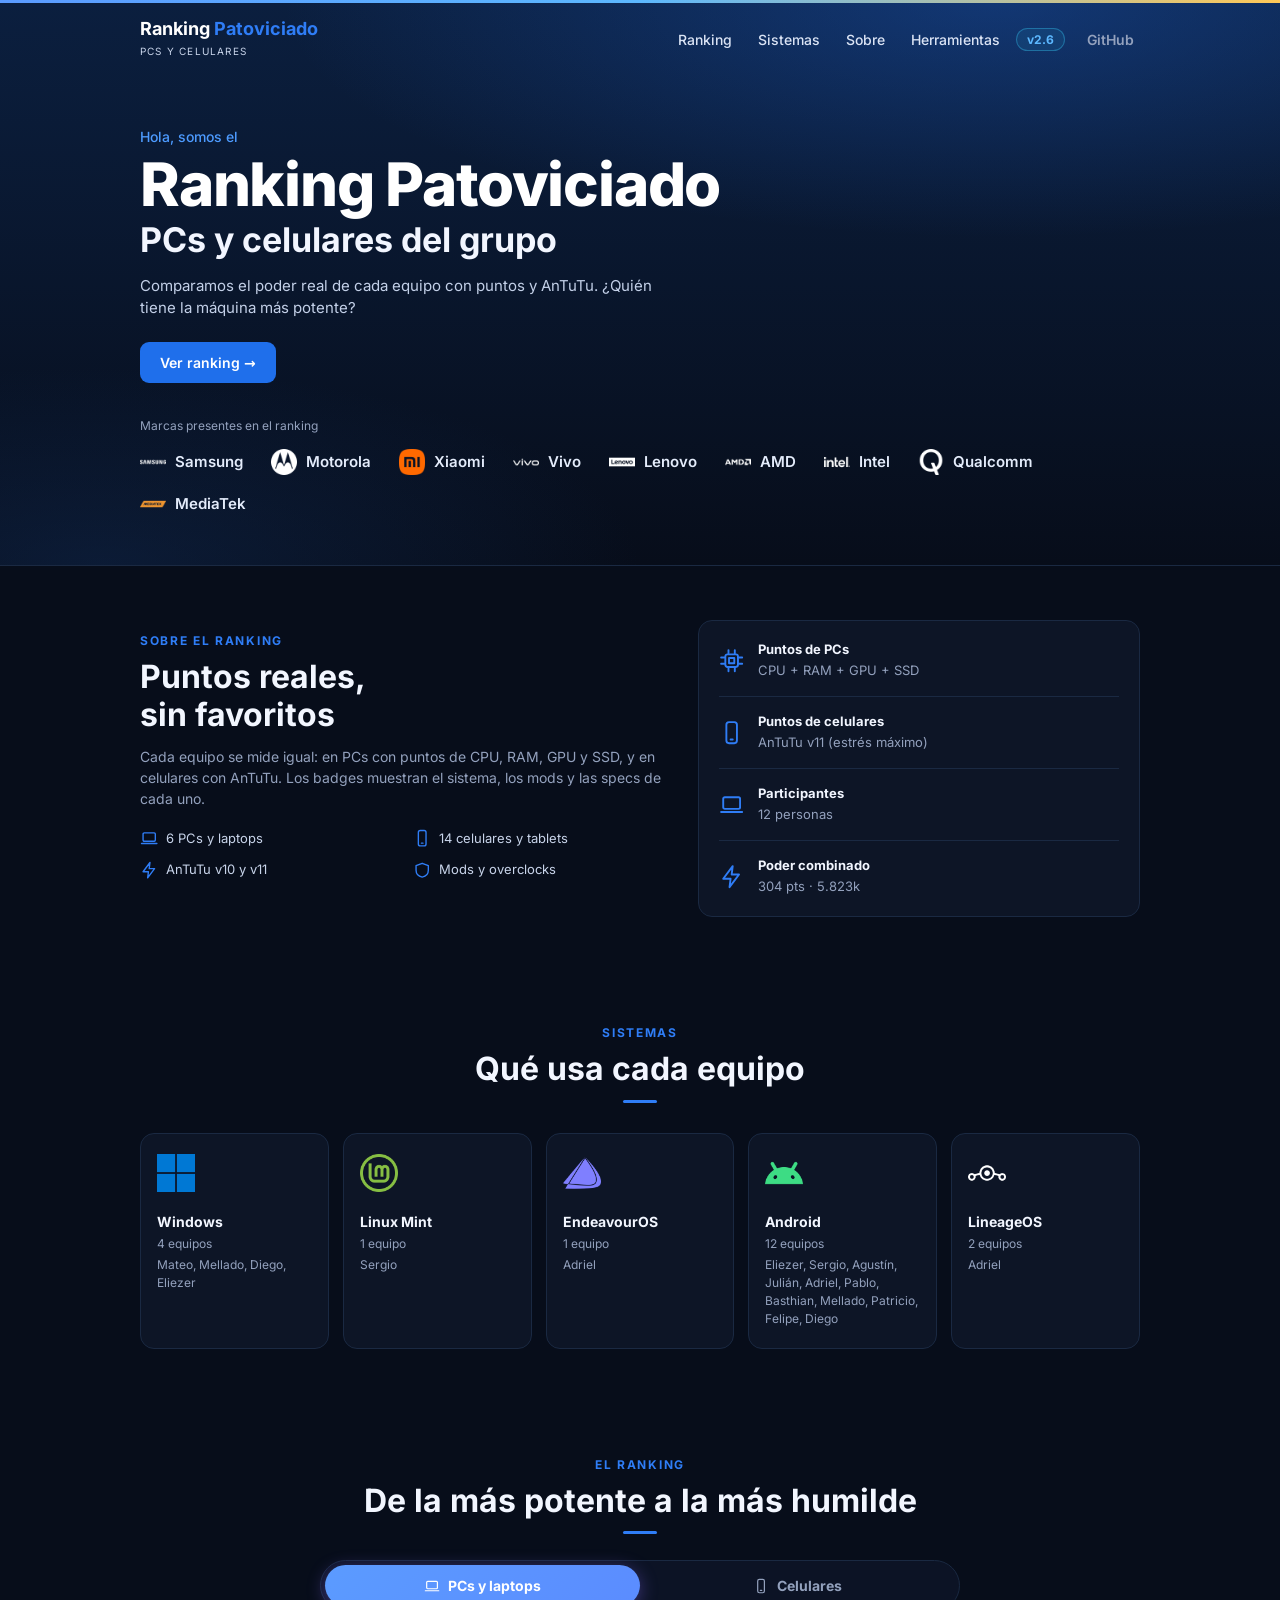
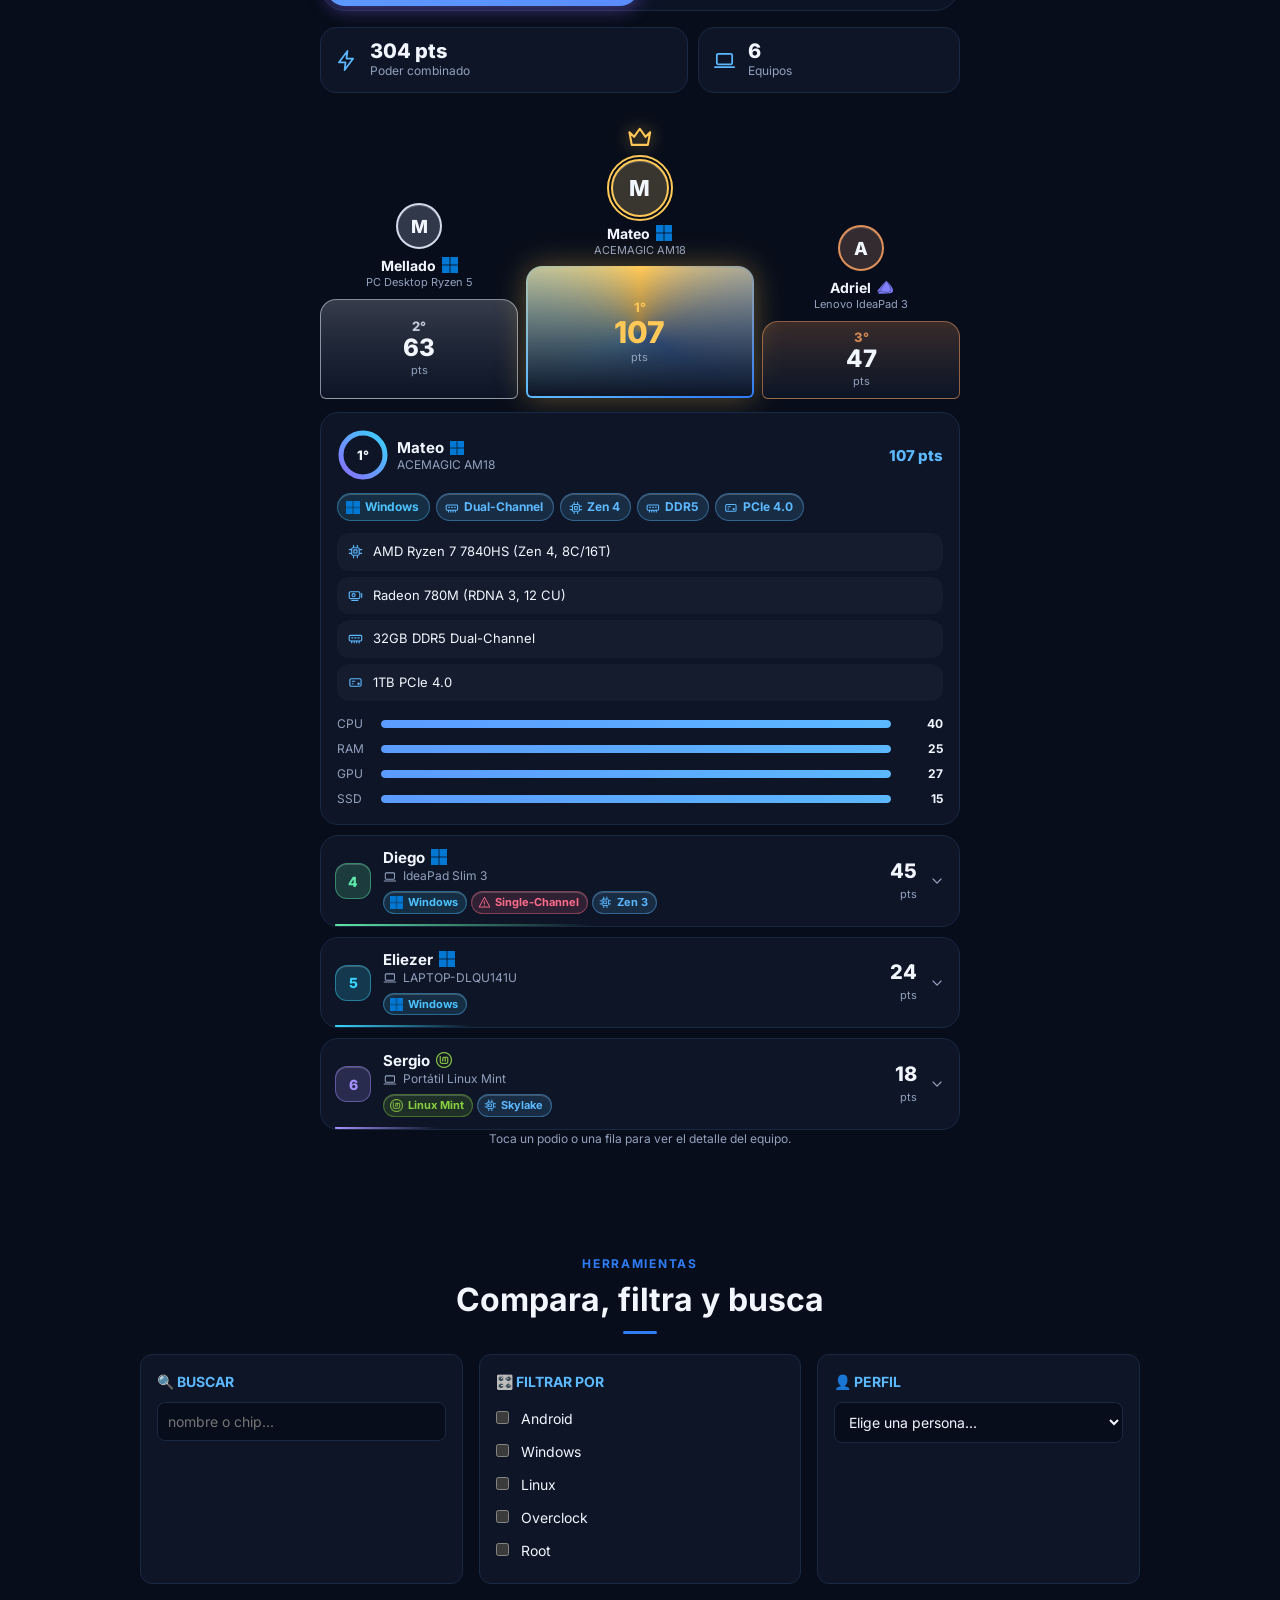
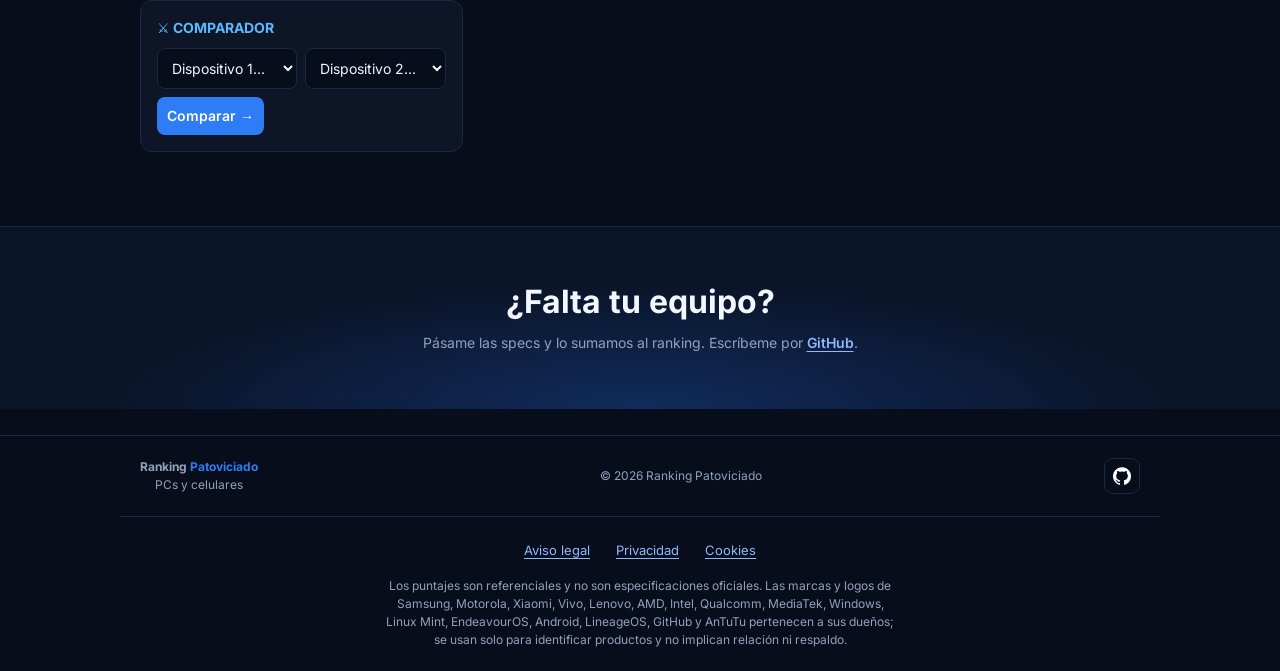
<file: ranking-patoviciado.html>
<!DOCTYPE html>
<html lang="es">
<head>
<meta charset="utf-8">
<meta http-equiv="Content-Security-Policy" content="default-src 'self'; img-src 'self' data:; style-src 'self' 'unsafe-inline'; script-src 'self' 'unsafe-inline'; font-src 'self'; connect-src 'none'; object-src 'none'; base-uri 'none'; form-action 'none'; upgrade-insecure-requests">
<meta name="referrer" content="strict-origin-when-cross-origin">
<meta name="viewport" content="width=device-width,initial-scale=1,viewport-fit=cover"><meta name="description" content="Ranking de PCs, laptops y celulares del grupo: puntos por CPU, RAM, GPU y SSD, AnTuTu v10 y v11, sistemas, mods y overclocks."><meta name="theme-color" content="#070d1a"><link rel="icon" href="data:image/svg+xml,%3Csvg xmlns=%27http://www.w3.org/2000/svg%27 viewBox=%270 0 32 32%27%3E%3Crect width=%2732%27 height=%2732%27 rx=%277%27 fill=%27%232f7df6%27/%3E%3Cpath d=%27M9 24V10h7a4 4 0 010 8h-7m7 0l5 6%27 fill=%27none%27 stroke=%27white%27 stroke-width=%273%27 stroke-linecap=%27round%27 stroke-linejoin=%27round%27/%3E%3C/svg%3E">
<title>Ranking Patoviciado | PCs y celulares del grupo (puntos y AnTuTu)</title>
<link rel="canonical" href="https://adriyache32.github.io/ranking-patoviciado.html">
<meta name="robots" content="index,follow,max-image-preview:large">
<meta property="og:type" content="website"><meta property="og:site_name" content="Ranking Patoviciado"><meta property="og:locale" content="es_LA">
<meta property="og:title" content="Ranking Patoviciado | PCs y celulares del grupo (puntos y AnTuTu)"><meta property="og:description" content="Ranking de PCs, laptops y celulares del grupo: puntos por CPU, RAM, GPU y SSD, AnTuTu v10 y v11, sistemas, mods y overclocks.">
<meta property="og:url" content="https://adriyache32.github.io/ranking-patoviciado.html"><meta property="og:image" content="https://adriyache32.github.io/og-ranking.jpg"><meta property="og:image:width" content="1200"><meta property="og:image:height" content="630"><meta property="og:image:alt" content="Ranking Patoviciado: PCs y celulares del grupo">
<meta name="twitter:card" content="summary_large_image"><meta name="twitter:title" content="Ranking Patoviciado | PCs y celulares del grupo (puntos y AnTuTu)"><meta name="twitter:description" content="Ranking de PCs, laptops y celulares del grupo: puntos por CPU, RAM, GPU y SSD, AnTuTu v10 y v11, sistemas, mods y overclocks."><meta name="twitter:image" content="https://adriyache32.github.io/og-ranking.jpg">
<script type="application/ld+json">{"@context": "https://schema.org", "@graph": [{"@type": "WebSite", "@id": "https://adriyache32.github.io/#website", "name": "Ranking Patoviciado", "url": "https://adriyache32.github.io/ranking-patoviciado.html", "inLanguage": "es", "description": "Ranking de PCs, laptops y celulares del grupo con puntos, AnTuTu, mods y overclocks."}, {"@type": "WebPage", "@id": "https://adriyache32.github.io/ranking-patoviciado.html#page", "url": "https://adriyache32.github.io/ranking-patoviciado.html", "name": "Ranking Patoviciado", "isPartOf": {"@id": "https://adriyache32.github.io/#website"}, "inLanguage": "es", "dateModified": "2026-10-01"}, {"@type": "ItemList", "name": "Ranking de celulares y tablets del grupo (AnTuTu v11)", "itemListOrder": "https://schema.org/ItemListOrderDescending", "numberOfItems": 14, "itemListElement": [{"@type": "ListItem", "position": 1, "name": "Galaxy A56 5G"}, {"@type": "ListItem", "position": 2, "name": "Moto G71 5G"}, {"@type": "ListItem", "position": 3, "name": "Moto G85 5G"}, {"@type": "ListItem", "position": 4, "name": "Moto G53 5G"}, {"@type": "ListItem", "position": 5, "name": "Redmi Note 9 Pro"}, {"@type": "ListItem", "position": 6, "name": "Galaxy A36 5G"}, {"@type": "ListItem", "position": 7, "name": "Vivo Y53s 5G"}, {"@type": "ListItem", "position": 8, "name": "Redmi 12 5G"}, {"@type": "ListItem", "position": 9, "name": "Redmi Note 9 Pro Max"}, {"@type": "ListItem", "position": 10, "name": "Redmi 10C"}, {"@type": "ListItem", "position": 11, "name": "TCL 60 SE"}, {"@type": "ListItem", "position": 12, "name": "Galaxy A05"}, {"@type": "ListItem", "position": 13, "name": "Redmi Pad SE 8.7\""}, {"@type": "ListItem", "position": 14, "name": "Redmi 14C"}]}]}

function showCompare(){const a=document.getElementById('compare-a').value,b=document.getElementById('compare-b').value;if(!a||!b){alert('Elige dos dispositivos');return}
const getD=(n,type)=>{const tab=type==='cel'?D.cel:D.pc;return tab.items.find(x=>x.d===n)};
const d1=getD(a,'cel'),d2=getD(b,'cel');if(!d1||!d2){alert('Dispositivos no encontrados');return}
const bars=(x)=>x.bars||[];const b1=bars(d1)[0],b2=bars(d2)[0];
const html=`<div class="card" style="background:var(--sf);border:1px solid var(--ln);border-radius:12px;padding:16px;margin-top:16px">
<h4 style="margin:0 0 14px;color:var(--cy);font-size:14px">${d1.d} vs ${d2.d}</h4>
<div style="display:grid;grid-template-columns:1fr 1fr;gap:20px">
<div><p style="font-size:12px;color:var(--mu);margin:0 0 6px">📊 ${b1?b1[0]:'AnTuTu v11'}</p><p style="font-size:20px;font-weight:700;margin:0;color:var(--cy)">${b1?b1[1]*665+'k':'—'}</p></div>
<div><p style="font-size:12px;color:var(--mu);margin:0 0 6px">📊 ${b2?b2[0]:'AnTuTu v11'}</p><p style="font-size:20px;font-weight:700;margin:0;color:var(--cy)">${b2?b2[1]*665+'k':'—'}</p></div>
</div>
<div style="margin-top:14px;padding-top:14px;border-top:1px solid var(--ln);font-size:13px;color:var(--mu)">
<p style="margin:4px 0"><b>${d1.d}</b>: ${d1.sp.map(x=>x[1]).join(' • ')}</p>
<p style="margin:4px 0"><b>${d2.d}</b>: ${d2.sp.map(x=>x[1]).join(' • ')}</p>
</div>
</div>`;
const div=document.getElementById('compare-result');div.innerHTML=html;div.style.display='block'}
window.addEventListener('DOMContentLoaded',()=>{
 const opts=D.cel.items.map(x=>x.d);document.querySelectorAll('#compare-a,#compare-b,#profile-select').forEach(sel=>{
  opts.forEach(o=>{const e=document.createElement('option');e.value=o;e.textContent=o;sel.appendChild(e)})})})
</script>
<link rel="preload" href="fonts/inter-latin.woff2" as="font" type="font/woff2" crossorigin>
<style>
@font-face{font-family:Inter;font-style:normal;font-weight:100 900;font-display:swap;src:url(fonts/inter-latin.woff2) format('woff2');unicode-range:U+0000-00FF,U+0131,U+0152-0153,U+02BB-02BC,U+02C6,U+02DA,U+02DC,U+0304,U+0308,U+0329,U+2000-206F,U+20AC,U+2122,U+2191,U+2193,U+2212,U+2215,U+FEFF,U+FFFD}
@property --a{syntax:'<angle>';inherits:false;initial-value:0deg}
:root{--bg:#0a0912;--sf:#14121f;--ln:#2a2540;--tx:#f3f0ff;--mu:#9a94b8;--vi:#8b6cff;--cy:#38d5ff;--au:#ffc857;--ag:#d3daea;--cu:#e0915a;--ro:#ff6b8a;--gr:#5ee6a8;color-scheme:dark;box-sizing:border-box;padding-top:env(safe-area-inset-top,0px);padding-bottom:env(safe-area-inset-bottom,0px)}
html{scroll-padding-top:env(safe-area-inset-top,0px)}
*,*::before,*::after{box-sizing:inherit;margin:0;padding:0}
body{background:var(--bg);color:var(--tx);font:400 14px/1.5 Inter,system-ui,sans-serif;overflow-x:hidden}
body::before{content:'';position:fixed;inset:-20%;z-index:-1;background:radial-gradient(40% 35% at 20% 15%,#8b6cff33,transparent 70%),radial-gradient(35% 30% at 85% 30%,#38d5ff22,transparent 70%),radial-gradient(40% 35% at 50% 95%,#ff6b8a1a,transparent 70%);animation:drift 22s ease-in-out infinite alternate}
@keyframes drift{to{transform:translate3d(4%,3%,0) scale(1.08)}}
button{font:inherit;color:inherit;background:none;border:0;cursor:pointer}
:focus-visible{outline:2px solid var(--cy);outline-offset:2px}
.i{width:1.15em;height:1.15em;fill:none;stroke:currentColor;stroke-width:1.8;stroke-linecap:round;stroke-linejoin:round;flex:none}
.wrap{max-width:560px;margin:0 auto;padding:26px 16px 48px}
header{text-align:center}
.logo{width:56px;height:56px;margin:0 auto 14px;border-radius:18px;display:grid;place-items:center;font-size:26px;color:var(--au);border:1.5px solid transparent;background:linear-gradient(var(--sf),var(--sf)) padding-box,conic-gradient(from var(--a),var(--vi),var(--cy),var(--au),var(--vi)) border-box;animation:spin 5s linear infinite;box-shadow:0 0 34px #8b6cff44}
@keyframes spin{to{--a:360deg}}
h1{font:800 clamp(30px,9vw,40px)/1.05 Inter,sans-serif;letter-spacing:-.02em;background:linear-gradient(100deg,#fff 30%,var(--cy),var(--vi),#fff 70%);background-size:250% 100%;-webkit-background-clip:text;background-clip:text;-webkit-text-fill-color:transparent;animation:sh 7s linear infinite}
@keyframes sh{to{background-position:-250% 0}}
header p{color:var(--mu);margin-top:8px}
.tabs{position:relative;display:grid;grid-template-columns:1fr 1fr;margin:22px 0 0;background:var(--sf);border:1px solid var(--ln);border-radius:999px;padding:4px}
.tabs i{position:absolute;top:4px;bottom:4px;left:4px;width:calc(50% - 4px);border-radius:999px;background:linear-gradient(135deg,var(--vi),#5b8cff);box-shadow:0 4px 18px #8b6cff66;transition:transform .45s cubic-bezier(.3,1.3,.5,1)}
.tabs[data-t=cel] i{transform:translateX(100%)}
.tabs button{position:relative;z-index:1;display:flex;gap:8px;align-items:center;justify-content:center;padding:10px;font-weight:700;border-radius:999px;color:var(--mu);transition:color .3s}
.tabs button[aria-selected=true]{color:#fff}
.stats{display:grid;grid-template-columns:1.4fr 1fr;gap:10px;margin-top:16px}
.st{display:flex;gap:12px;align-items:center;padding:12px 14px;background:var(--sf);border:1px solid var(--ln);border-radius:16px;font-size:20px;color:var(--cy)}
.st em{display:block;font:800 20px/1.1 Inter,sans-serif;font-style:normal;color:var(--tx)}
.st small{display:block;font-size:12px;color:var(--mu)}
.pod{display:grid;grid-template-columns:1fr 1.15fr 1fr;gap:8px;align-items:end;margin:30px 0 14px}
.pk{position:relative;text-align:center;display:flex;flex-direction:column;align-items:center;min-width:0}
.cr{font-size:24px;color:var(--au);margin-bottom:-2px;animation:fl 3s ease-in-out infinite;filter:drop-shadow(0 0 8px #ffc857aa)}
@keyframes fl{50%{transform:translateY(-4px)}}
.av{width:46px;height:46px;border-radius:50%;display:grid;place-items:center;font:800 18px Inter,sans-serif;background:color-mix(in srgb,var(--c) 18%,var(--sf));border:2px solid var(--c);box-shadow:0 0 20px color-mix(in srgb,var(--c) 40%,transparent)}
.r1 .av{width:58px;height:58px;font-size:22px}
.pk b{margin-top:8px;font:700 14px Inter,sans-serif;max-width:100%;overflow:hidden;text-overflow:ellipsis;white-space:nowrap}
.pk .dv{font-size:11px;color:var(--mu);max-width:100%;overflow:hidden;text-overflow:ellipsis;white-space:nowrap;margin-bottom:8px}
.blk{width:100%;height:var(--h);display:flex;flex-direction:column;align-items:center;justify-content:center;gap:2px;border-radius:16px 16px 6px 6px;background:linear-gradient(180deg,color-mix(in srgb,var(--c) 26%,var(--sf)),var(--sf));border:1.5px solid color-mix(in srgb,var(--c) 60%,transparent);animation:rise .9s cubic-bezier(.2,.9,.2,1) var(--d) both;transition:transform .3s}
.pk:hover .blk{transform:translateY(-3px)}
.pk[aria-pressed=true] .blk{box-shadow:0 0 30px color-mix(in srgb,var(--c) 35%,transparent)}
.r1 .blk{border:2px solid transparent;background:linear-gradient(180deg,#ffc85733,var(--sf)) padding-box,conic-gradient(from var(--a),var(--au),var(--vi),var(--cy),var(--au)) border-box;animation:rise .9s cubic-bezier(.2,.9,.2,1) var(--d) both,spin 4s linear infinite}
@keyframes rise{from{transform:translateY(46px);opacity:0}}
.num{font:800 13px Inter,sans-serif;color:var(--c);opacity:.9}
.blk em{font:800 24px/1 Inter,sans-serif;font-style:normal}
.r1 .blk em{font-size:30px;color:var(--au)}
.blk small,.sc small{font-size:11px;color:var(--mu)}
.spot,.row{background:var(--sf);border:1px solid var(--ln);border-radius:18px}
.spot{padding:16px}
.sh{display:flex;align-items:center;gap:8px;margin-bottom:12px;font:700 15px Inter,sans-serif}
.sh span{font:400 13px Inter,sans-serif;color:var(--mu)}
.row{margin-top:10px;overflow:hidden;transition:border-color .3s,box-shadow .3s}
.row.open{border-color:color-mix(in srgb,var(--c) 55%,transparent);box-shadow:0 0 26px color-mix(in srgb,var(--c) 18%,transparent)}
.rh{display:flex;align-items:center;gap:12px;width:100%;padding:12px 14px;text-align:left}
.rn{flex:none;width:36px;height:36px;border-radius:12px;display:grid;place-items:center;font:800 14px Inter,sans-serif;color:var(--c);background:color-mix(in srgb,var(--c) 18%,transparent);border:1px solid color-mix(in srgb,var(--c) 45%,transparent)}
.ti{flex:1;min-width:0}
.ti b{display:block;font:700 15px Inter,sans-serif}
.ti small{display:flex;align-items:center;gap:6px;font-size:12px;color:var(--mu);white-space:nowrap;overflow:hidden;text-overflow:ellipsis}
.sc{text-align:right}
.sc em{display:block;font:800 20px/1.1 Inter,sans-serif;font-style:normal}
.rh>.i{color:var(--mu);transition:transform .4s}
.open .rh>.i{transform:rotate(180deg)}
.rb{display:grid;grid-template-rows:0fr;transition:grid-template-rows .45s cubic-bezier(.2,.9,.2,1)}
.open .rb{grid-template-rows:1fr}
.rb>div{overflow:hidden}
.rb .dt{padding:2px 14px 16px}
.bgs{display:flex;flex-wrap:wrap;gap:6px;margin-bottom:12px}
.bg{display:inline-flex;align-items:center;gap:5px;padding:4px 10px 4px 8px;border-radius:999px;font-size:12px;font-weight:700;color:var(--c);background:color-mix(in srgb,var(--c) 14%,transparent);border:1px solid color-mix(in srgb,var(--c) 40%,transparent)}
.sps{display:grid;gap:6px;margin-bottom:14px}
.sp{display:flex;gap:10px;align-items:flex-start;padding:9px 11px;border-radius:12px;background:#ffffff08;font-size:13px}
.sp .i{margin-top:2px;color:var(--cy)}
.bar{display:grid;grid-template-columns:34px 1fr 42px;gap:10px;align-items:center;margin-top:7px;font-size:12px;color:var(--mu)}
.bar b{text-align:right;color:var(--tx)}
.trk{height:8px;border-radius:9px;background:#ffffff10;overflow:hidden}
.fl{height:100%;width:0;border-radius:9px;background:linear-gradient(90deg,var(--vi),var(--cy));box-shadow:0 0 12px #38d5ff66;transition:width 1.1s cubic-bezier(.2,.9,.2,1)}
footer{margin-top:26px;text-align:center;font-size:12px;color:var(--mu)}
@media(prefers-reduced-motion:reduce){*,*::before,*::after{animation:none!important;transition:none!important}}
.ver{display:inline-block;margin-top:10px;padding:3px 10px;border-radius:999px;font:700 12px Inter,sans-serif;color:var(--cy);border:1px solid #38d5ff55;background:#38d5ff14}
.mb{display:flex;flex-wrap:wrap;gap:4px;margin-top:6px}.bg.sm{padding:2px 8px 2px 6px;font-size:11px}

.tabs{position:sticky;top:calc(env(safe-area-inset-top,0px) + 8px);z-index:5;background:#14121fcc;-webkit-backdrop-filter:blur(14px);backdrop-filter:blur(14px)}
.row,.spot,.st{position:relative}
.row::after,.spot::after,.st::after{content:'';position:absolute;inset:0;border-radius:inherit;pointer-events:none;opacity:0;transition:opacity .4s;background:radial-gradient(220px circle at var(--mx,50%) var(--my,50%),#8b6cff2b,transparent 70%)}
.row:hover::after,.spot:hover::after,.st:hover::after{opacity:1}
.pk{transform:perspective(700px) rotateX(var(--rx,0deg)) rotateY(var(--ry,0deg));transition:transform .35s cubic-bezier(.2,.9,.2,1)}
.av{position:relative}
.r1 .av::after{content:'';position:absolute;inset:-6px;border-radius:50%;border:2px solid var(--au);animation:pulse 2.4s ease-out infinite}
@keyframes pulse{from{transform:scale(.85);opacity:.7}to{transform:scale(1.4);opacity:0}}
.fl{position:relative;overflow:hidden}
.fl::after{content:'';position:absolute;inset:0;background:linear-gradient(100deg,transparent 30%,#ffffff66 50%,transparent 70%);transform:translateX(-100%);animation:shm 3.4s ease-in-out infinite}
@keyframes shm{60%,100%{transform:translateX(100%)}}
.bg{transition:transform .3s cubic-bezier(.3,1.6,.5,1)}
.bg:hover{transform:translateY(-2px) scale(1.06)}
.rh{position:relative;transition:transform .2s}
.rh:active{transform:scale(.985)}
.rh::after{content:'';position:absolute;left:14px;bottom:0;height:2px;width:calc(100% - 28px);border-radius:2px;background:linear-gradient(90deg,var(--c),transparent);transform:scaleX(0);transform-origin:left;transition:transform 1.2s cubic-bezier(.2,.9,.2,1) calc(var(--i,0)*60ms + .3s)}
.row.in .rh::after{transform:scaleX(var(--p))}
.rv{opacity:0;transform:translateY(18px) scale(.98);filter:blur(6px);transition:opacity .7s cubic-bezier(.2,.9,.2,1),transform .7s cubic-bezier(.2,.9,.2,1),filter .7s cubic-bezier(.2,.9,.2,1),border-color .3s,box-shadow .3s}
.rv.in{opacity:1;transform:none;filter:none}
.pop>*{animation:pin .55s cubic-bezier(.2,.9,.2,1) both}
@keyframes pin{from{opacity:0;transform:translateY(10px);filter:blur(4px)}}
.sh .rw{position:relative;width:52px;height:52px;flex:none}
.ring{width:52px;height:52px;transform:rotate(-90deg)}
.rt{fill:none;stroke:#ffffff14;stroke-width:5}
.rf{fill:none;stroke:url(#rg);stroke-width:5;stroke-linecap:round;stroke-dasharray:138.2;stroke-dashoffset:138.2;transition:stroke-dashoffset 1.4s cubic-bezier(.2,.9,.2,1)}
.sh .rl{position:absolute;inset:0;display:grid;place-items:center;font:800 13px Inter,sans-serif;color:var(--tx)}
.sh .sn{flex:1;min-width:0;display:flex;flex-direction:column;line-height:1.25}
.sh .sn span{font-size:12px}
.sh .sv{margin-left:auto;font:800 15px Inter,sans-serif;color:var(--cy);text-align:right}
.cf{position:fixed;width:7px;height:11px;border-radius:2px;pointer-events:none;z-index:9}
.sb{display:none}
@supports (animation-timeline:scroll()){.sb{display:block;position:fixed;top:0;left:0;right:0;height:3px;z-index:9;transform-origin:left;background:linear-gradient(90deg,var(--vi),var(--cy),var(--au));animation:sbar linear;animation-timeline:scroll()}@keyframes sbar{from{transform:scaleX(0)}to{transform:scaleX(1)}}}
::view-transition-old(root),::view-transition-new(root){animation-duration:.45s}
:root{--win:#4cc2ff;--mint:#87cf3e;--edos:#b58cff;--and:#3ddc84}.i.f{fill:currentColor;stroke:none}.oi{display:inline-flex;vertical-align:-2px;margin-left:6px;font-size:14px}
#gl{position:fixed;inset:0;width:100vw;height:100vh;z-index:-1;pointer-events:none}
.logo{display:none}
#hero{height:150px;margin:-6px auto 4px}
.st,.spot,.row{background:rgba(22,19,36,.5);-webkit-backdrop-filter:blur(18px) saturate(150%);backdrop-filter:blur(18px) saturate(150%);box-shadow:inset 0 1px 0 #ffffff26,0 10px 30px #0006}
.tabs{background:rgba(22,19,36,.62);box-shadow:inset 0 1px 0 #ffffff26,0 10px 30px #0006}
.blk{background:linear-gradient(180deg,color-mix(in srgb,var(--c) 32%,#0000),#14121f99);-webkit-backdrop-filter:blur(14px);backdrop-filter:blur(14px);box-shadow:inset 0 1px 0 #ffffff33}
.r1 .blk{background:linear-gradient(180deg,#ffc85745,#14121f99) padding-box,conic-gradient(from var(--a),var(--au),var(--vi),var(--cy),var(--au)) border-box}
.rn,.av,.bg{box-shadow:inset 0 1px 0 #ffffff33}

:root{--bg:#070d1a;--sf:#0d1526;--ln:#1a2942;--tx:#f2f6ff;--mu:#93a1bd;--vi:#5b9bff;--cy:#5cb8ff}
html{scroll-behavior:smooth}
body{font-family:Inter,system-ui,sans-serif}
body::before{display:none}
.wrap{max-width:1040px;margin:0 auto;padding:0 20px}
.mu{color:var(--mu)}.c{text-align:center}.sm{font-size:12px}.bl{color:#2f7df6}
.lg{width:1.15em;height:1.15em;object-fit:contain;flex:none;vertical-align:middle}
.hero{text-align:left;background:radial-gradient(80% 60% at 78% 0%,#1d5cc466,transparent 70%),radial-gradient(60% 50% at 8% 100%,#12305f66,transparent 70%),linear-gradient(180deg,#0b1f3f,#070d1a);border-bottom:1px solid var(--ln)}
.nvi{display:flex;align-items:center;gap:16px;padding-top:18px;padding-bottom:18px}
.lo{text-decoration:none;color:#fff;margin-right:auto}.lo b{display:block;font:700 18px Inter,sans-serif}.lo span{color:#2f7df6}.lo small{font-size:10px;letter-spacing:.12em;color:#c8d4ea}
.nl{display:none;gap:26px}.nl a{color:#dbe4f5;text-decoration:none;font-size:14px;font-weight:500;transition:color .2s}.nl a:hover{color:#5cb8ff}
@media(min-width:720px){.nl{display:flex}}
.nv .ver{margin:0}
.btn{display:inline-flex;gap:8px;align-items:center;padding:10px 20px;border-radius:9px;background:#1f6feb;color:#fff;font-weight:600;font-size:14px;text-decoration:none;transition:transform .25s,box-shadow .25s}
.btn:hover{transform:translateY(-2px);box-shadow:0 8px 24px #1f6feb66}
.btn.ol{background:transparent;border:1px solid #2a4a80;color:#dbe7ff}
.hb{padding-top:40px;padding-bottom:48px}
.hi{color:#4d9bff;font-weight:500;margin-bottom:6px}
h1{background:none;-webkit-text-fill-color:currentColor;color:#fff;animation:none;font-size:clamp(36px,8vw,60px);text-align:left}
.hero h2{font:700 clamp(22px,4.6vw,34px)/1.2 Inter,sans-serif;margin:4px 0 14px}
.lead{max-width:520px;color:#c3d0e8;margin-bottom:22px;font-size:15px}
.cta{display:flex;flex-wrap:wrap;gap:12px;margin-bottom:34px}
.tr{font-size:12px;color:var(--mu);margin-bottom:14px}
.brands{display:flex;flex-wrap:wrap;gap:16px 28px;align-items:center}
.br{display:flex;gap:9px;align-items:center;font-weight:600;font-size:15px;color:#e4ecfb;transition:transform .25s}.br:hover{transform:translateY(-3px)}
.br img{height:26px;width:26px;object-fit:contain}
.sec{padding:54px 0}
.ey{font:700 12px Inter,sans-serif;color:#2f7df6;letter-spacing:.14em;margin-bottom:10px}
h3{font:700 clamp(24px,4.4vw,32px)/1.18 Inter,sans-serif;margin-bottom:12px}
.ul{display:block;width:34px;height:3px;background:#2f7df6;border-radius:2px;margin:12px auto 0}
.two{display:grid;gap:28px}
@media(min-width:760px){.two{grid-template-columns:1.2fr 1fr;align-items:center}}
.fx{display:grid;grid-template-columns:1fr 1fr;gap:12px 16px;margin:20px 0 24px;list-style:none;color:#c8d4ea}
.fx li{display:flex;gap:8px;align-items:center;font-size:13px}.fx .i{color:#2f7df6;font-size:16px}
.info{background:var(--sf);border:1px solid var(--ln);border-radius:14px;padding:4px 20px}
.info>div{display:flex;gap:14px;align-items:center;padding:15px 0;border-bottom:1px solid var(--ln)}.info>div:last-child{border:0}
.info .i{color:#2f7df6;font-size:22px}.info b{display:block;font-size:13px}.info small{color:var(--mu);font-size:13px}
.osg{display:grid;grid-template-columns:repeat(auto-fit,minmax(150px,1fr));gap:14px;margin-top:30px}
.oc{background:var(--sf);border:1px solid var(--ln);border-radius:14px;padding:20px 16px;transition:transform .3s,border-color .3s,box-shadow .3s}
.oc:hover{transform:translateY(-4px);border-color:#2f7df6;box-shadow:0 12px 30px #1f6feb33}
.oc img{width:38px;height:38px;object-fit:contain;margin-bottom:14px}.oc b{display:block}.oc small{display:block;color:var(--mu);font-size:12px;margin-top:3px}
.rkw{max-width:640px;margin:0 auto}.rkw .tabs{margin-top:26px}
.st,.spot,.row,.tabs{background:var(--sf);-webkit-backdrop-filter:none;backdrop-filter:none;box-shadow:none;border-color:var(--ln)}
.tabs{background:#0d1526f2}
.blk{background:linear-gradient(180deg,color-mix(in srgb,var(--c) 24%,#0000),#0d1526);-webkit-backdrop-filter:none;backdrop-filter:none;box-shadow:none}
.r1 .blk{background:linear-gradient(180deg,#ffc85733,#0d1526) padding-box,conic-gradient(from var(--a),var(--au),#2f7df6,var(--cy),var(--au)) border-box}
.ctab{text-align:center;padding:56px 0;border-top:1px solid var(--ln);background:radial-gradient(60% 100% at 50% 100%,#1d5cc455,transparent 70%),#0a1428}
.ctab .btn{margin-top:18px}
.ft{border-top:1px solid var(--ln)}.ft .wrap{display:flex;flex-wrap:wrap;gap:12px;justify-content:space-between;align-items:center;padding-top:22px;padding-bottom:calc(22px + env(safe-area-inset-bottom,0px))}
.ft small{display:block;color:var(--mu);font-size:12px}
.ft a{width:36px;height:36px;border:1px solid var(--ln);border-radius:9px;display:grid;place-items:center;transition:border-color .25s,transform .25s}.ft a:hover{border-color:#2f7df6;transform:translateY(-2px)}.gh{width:18px;height:18px}

.dv3{margin:0 0 14px;border:1px solid var(--ln);border-radius:14px;background:radial-gradient(70% 55% at 50% 38%,#1d4f9c44,transparent 75%),#0a1222;padding:10px 12px 12px;overflow:hidden}
.stg{position:relative;perspective:1100px;height:420px;display:grid;place-items:center;touch-action:pan-y;cursor:grab;user-select:none}
.ph{position:relative;width:126px;height:268px;transform-style:preserve-3d;transform:translateY(calc(var(--e)*38px)) rotateX(calc(var(--e)*62deg + var(--rx,0deg))) rotateZ(calc(var(--e)*-30deg + var(--rz,0deg))) scale(calc(1 - var(--e)*.3))}
.tb .ph{width:178px;height:282px}
.ly{position:absolute;inset:0;border-radius:22px;transform:translateZ(calc(var(--e)*var(--z)));transition:box-shadow .25s}
[data-p]{cursor:pointer}
.gnd{position:absolute;bottom:20px;width:170px;height:40px;border-radius:50%;background:radial-gradient(#000a,transparent 70%);opacity:calc(var(--e)*.9);transform:scale(calc(.6 + var(--e)*.6))}
.scr{background:linear-gradient(165deg,hsl(var(--h) 75% 24%),hsl(calc(var(--h) + 60) 70% 14%));border:3px solid #04070d;box-shadow:inset 0 0 0 1px #ffffff22;overflow:hidden;display:flex;flex-direction:column;align-items:center;padding-top:52px;color:#fff}
.scr::before{content:'';position:absolute;inset:0;background:linear-gradient(118deg,#ffffff2e,transparent 38%);pointer-events:none}
.scr span{font:300 36px/1 Inter,sans-serif}
.hp{position:absolute;top:9px;left:50%;width:9px;height:9px;margin-left:-4.5px;border-radius:50%;background:#000;box-shadow:0 0 0 2px #0c0f16}
.dn{position:absolute;top:0;left:50%;width:30px;height:11px;margin-left:-15px;border-radius:0 0 10px 10px;background:#04070d}
.ufp{position:absolute;bottom:34px;left:50%;width:28px;height:28px;margin-left:-14px;border-radius:50%;border:2px dashed #ffffff88;box-shadow:0 0 14px #7fb8ff88}
.brd{pointer-events:none}.brd>*{pointer-events:auto}
.pcb{position:absolute;inset:0;pointer-events:none;border-radius:16px 16px 0 0;clip-path:polygon(0 0,100% 0,100% 30%,56% 30%,56% 44%,0 44%);background:repeating-linear-gradient(90deg,#ffffff10 0 1px,transparent 1px 7px),repeating-linear-gradient(0deg,#ffffff10 0 1px,transparent 1px 7px),linear-gradient(140deg,#0f5a45,#0a3550)}
.chip{position:absolute;border-radius:3px;background:linear-gradient(145deg,#dfe5ee,#7b8696 60%,#c9d1dc);border:1px solid #ffffff66;box-shadow:0 6px 10px #0009;transform:translateZ(calc(var(--e)*10px))}
.chip::after{content:'';position:absolute;inset:4px;border:1px solid #0003;border-radius:2px}
.soc{left:64%;top:8px;width:38px;height:38px}
.mem{left:62%;top:52px;width:34px;height:20px;background:linear-gradient(145deg,#f1d38a,#8a6a20)}
.chip.sm{left:86%;top:54px;width:16px;height:16px;background:linear-gradient(145deg,#2a3140,#0d1119)}
.ln{position:absolute;border-radius:50%;background:radial-gradient(circle at 35% 30%,#8fb4ff 0,#1a2a55 22%,#05070d 48%,#000 70%);box-shadow:0 0 0 3px #313847,0 0 0 4px #ffffff22,0 5px 8px #000a;transform:translateZ(calc(var(--e)*16px))}
.sub{position:absolute;left:30%;width:40%;bottom:2%;height:26px;border-radius:5px;background:linear-gradient(140deg,#0f5a45,#0a3550);box-shadow:inset 0 0 0 1px #ffffff1a;display:grid;place-items:center;pointer-events:none}
.usb{width:22px;height:8px;border-radius:4px;background:linear-gradient(#cfd6e0,#6a7484);box-shadow:inset 0 0 0 2px #0006}
.sfp{position:absolute;right:-4px;top:40%;width:6px;height:26px;border-radius:3px;background:linear-gradient(#f5d77a,#a5822a)}
.bat{inset:31% 5% 14% 5%;border-radius:12px;clip-path:polygon(0 24%,57% 24%,57% 0,100% 0,100% 100%,0 100%);background:repeating-linear-gradient(90deg,#0000 0 22px,#0000001a 22px 23px),linear-gradient(155deg,#eef2f7,#b4bdcb 60%,#dfe4ec);display:grid;place-items:end center;padding-bottom:34px;color:#2b3444;font:700 12px Inter,sans-serif;letter-spacing:.06em}
.tab1{position:absolute;bottom:8px;left:32%;width:36%;height:12px;border-radius:3px;background:#f2c94c}
.bck{background:linear-gradient(150deg,#202735,#0d1119 55%,#171d2a);box-shadow:inset 0 0 0 1px #ffffff14}
.hole{position:absolute;border-radius:50%;background:#020408;box-shadow:0 0 0 3px #0b0f18,0 0 0 4px #ffffff18}
.mod{position:absolute;border-radius:16px;box-shadow:inset 0 0 0 1px #ffffff26}
.rfp{position:absolute;left:50%;top:34%;margin-left:-12px;width:24px;height:24px;border-radius:50%;background:#0a0e15;box-shadow:0 0 0 2px #ffffff24}
.coil{position:absolute;left:50%;top:60%;width:74px;height:74px;margin:-37px;border-radius:50%;border:2px solid #ffffff1c;box-shadow:inset 0 0 0 9px #0000,inset 0 0 0 11px #ffffff14,inset 0 0 0 18px #0000,inset 0 0 0 20px #ffffff0f}
.ly.on{box-shadow:0 0 0 2px #5cb8ff,0 0 26px #2f7df6cc}
.ln.on,.chip.on,.sfp.on,.rfp.on,.ufp.on,.hole.on{box-shadow:0 0 0 2px #5cb8ff,0 0 14px #5cb8ff}
.lg2{display:flex;align-items:center;gap:10px;font-size:11px;color:var(--mu);margin-top:4px}.sl{flex:1;accent-color:#2f7df6}
.inf{margin-top:8px;padding:10px 12px;border:1px solid var(--ln);border-radius:10px;background:#0d1a30;min-height:52px}.inf b{display:block;font-size:13px}.inf span{color:var(--mu);font-size:12px}
.lgd{list-style:none;display:grid;gap:2px;margin-top:8px}
.lgd li{display:flex;align-items:center;gap:8px;font-size:12px;padding:5px 6px;border-radius:8px;opacity:clamp(0,calc((var(--e) - var(--t))*8),1)}
.lgd li.on{background:#2f7df633}
.lgd i{width:7px;height:7px;border-radius:50%;background:#2f7df6;box-shadow:0 0 8px #2f7df6;flex:none}.lgd b{min-width:100px;font-weight:600}.lgd span{color:var(--mu)}
.tl{color:#8fb8ff;text-decoration:underline;text-underline-offset:3px;font-weight:600}.tl:hover{color:#bcd5ff}.nv .tl{text-decoration:none;color:var(--mu);font-size:14px;padding:8px 6px}.nv .tl:hover{color:#fff}
.ft .lgl{display:block;text-align:center;border-top:1px solid var(--ln);padding-top:16px}.ft .lgl nav{display:flex;gap:10px;justify-content:center;flex-wrap:wrap}
.ft .lgl nav a{width:auto;height:auto;border:0;border-radius:0;display:inline-block;transform:none;padding:8px 8px;color:#8fb8ff;text-decoration:underline;text-underline-offset:3px;font-size:13px}
.ft .lgl p{margin:8px auto 0;max-width:64ch;font-size:12px;line-height:1.5;color:var(--mu)}

.htools{display:grid;grid-template-columns:repeat(auto-fit,minmax(240px,1fr));gap:16px;margin:20px 0}
.htool{background:var(--sf);border:1px solid var(--ln);border-radius:12px;padding:16px}
.htool h4{margin:0 0 10px;color:var(--cy);font-size:14px;text-transform:uppercase}
.htool input[type=text],.htool select{width:100%;padding:10px;border:1px solid var(--ln);border-radius:8px;background:var(--bg);color:var(--tx);font:14px Inter}
.htool label{display:block;padding:6px 0;cursor:pointer;font-size:14px}
.htool input[type=checkbox]{margin-right:8px;cursor:pointer}
</style>
</head>
<body data-prompt="Mejora este ranking patoviciado: mantén los datos de hardware, mejora animaciones, íconos y badges, y asegúrate de que siga siendo mobile-first, accesible y de un solo archivo HTML.">
<svg width="0" height="0" style="position:absolute" aria-hidden="true">
<symbol id="cpu" viewBox="0 0 24 24"><rect x="6" y="6" width="12" height="12" rx="2"/><rect x="9.5" y="9.5" width="5" height="5"/><path d="M9 2v3M15 2v3M9 19v3M15 19v3M2 9h3M2 15h3M19 9h3M19 15h3"/></symbol>
<symbol id="gpu" viewBox="0 0 24 24"><rect x="2" y="6" width="17" height="11" rx="2"/><circle cx="9" cy="11.5" r="2.5"/><path d="M22 9v6M6 20h10"/></symbol>
<symbol id="ram" viewBox="0 0 24 24"><rect x="2" y="7" width="20" height="9" rx="1.5"/><path d="M6 16v3M10 16v3M14 16v3M18 16v3M6 11h2M11 11h2M16 11h2"/></symbol>
<symbol id="ssd" viewBox="0 0 24 24"><rect x="3" y="6" width="18" height="12" rx="2"/><path d="M7 10h4M7 14h1"/><circle cx="17" cy="14" r="1"/></symbol>
<symbol id="bolt" viewBox="0 0 24 24"><path d="M13 2 4 14h7l-1 8 9-12h-7z"/></symbol>
<symbol id="laptop" viewBox="0 0 24 24"><rect x="4" y="5" width="16" height="11" rx="1.5"/><path d="M2 19h20"/></symbol>
<symbol id="phone" viewBox="0 0 24 24"><rect x="7" y="2" width="10" height="20" rx="2.5"/><path d="M11 18.5h2"/></symbol>
<symbol id="tab" viewBox="0 0 24 24"><rect x="4" y="3" width="16" height="18" rx="2.5"/><path d="M11 18h2"/></symbol>
<symbol id="desk" viewBox="0 0 24 24"><rect x="3" y="4" width="18" height="12" rx="2"/><path d="M9 20h6M12 16v4"/></symbol>
<symbol id="term" viewBox="0 0 24 24"><rect x="3" y="4" width="18" height="16" rx="2"/><path d="m7 9 3 3-3 3M13 15h4"/></symbol>
<symbol id="shield" viewBox="0 0 24 24"><path d="M12 3 4 6v6c0 5 3.5 8 8 9 4.5-1 8-4 8-9V6z"/></symbol>
<symbol id="layers" viewBox="0 0 24 24"><path d="m12 3 9 5-9 5-9-5zM3 13l9 5 9-5"/></symbol>
<symbol id="minus" viewBox="0 0 24 24"><circle cx="12" cy="12" r="9"/><path d="M8 12h8"/></symbol>
<symbol id="pad" viewBox="0 0 24 24"><rect x="2" y="7" width="20" height="11" rx="5"/><path d="M7 10v5M4.5 12.5h5M16 11.5h.01M18.5 13.5h.01"/></symbol>
<symbol id="warn" viewBox="0 0 24 24"><path d="M12 3 2 21h20z"/><path d="M12 10v5M12 18h.01"/></symbol>
<symbol id="check" viewBox="0 0 24 24"><path d="m5 12 5 5 9-10"/></symbol>
<symbol id="crown" viewBox="0 0 24 24"><path d="m3 8 4 4 5-7 5 7 4-4-2 11H5z"/></symbol>
<symbol id="chev" viewBox="0 0 24 24"><path d="m6 9 6 6 6-6"/></symbol>
<symbol id="trophy" viewBox="0 0 24 24"><path d="M8 4h8v5a4 4 0 0 1-8 0zM8 6H4v1a3 3 0 0 0 4 3M16 6h4v1a3 3 0 0 1-4 3M12 13v4M8 21h8M9 17h6"/></symbol>
<symbol id="signal" viewBox="0 0 24 24"><path d="M4 20v-3M9 20v-7M14 20V9M19 20V4"/></symbol>
<symbol id="screen" viewBox="0 0 24 24"><rect x="3" y="5" width="18" height="12" rx="2"/><path d="M8 21h8"/></symbol>
<symbol id="win11" viewBox="0 0 24 24"><path d="M3 3h8.5v8.5H3zM12.5 3H21v8.5h-8.5zM3 12.5h8.5V21H3zM12.5 12.5H21V21h-8.5z"/></symbol>
<symbol id="win10" viewBox="0 0 24 24"><path d="M3 5.4 11 4.3v7.2H3zM12 4.1 21 2.8v8.7h-9zM3 12.5h8v7.2l-8-1.1zM12 12.5h9v8.7l-9-1.3z"/></symbol>
<symbol id="mint" viewBox="0 0 24 24"><path d="M4.5 19.5V9.2a3.2 3.2 0 0 1 6.4 0v3.1M10.9 12.3V9.2a3.2 3.2 0 0 1 6.4 0v8.2c0 1.5 1 2.4 2.4 2.4"/></symbol>
<symbol id="edos" viewBox="0 0 24 24"><circle cx="12" cy="12" r="3.4"/><ellipse cx="12" cy="12" rx="9.5" ry="4" transform="rotate(-28 12 12)"/></symbol>
<symbol id="and" viewBox="0 0 24 24"><path d="M5 17a7 7 0 0 1 14 0zM8.2 6.4 6.8 4.2M15.8 6.4l1.4-2.2M9.6 13h.01M14.4 13h.01"/></symbol>
<defs><linearGradient id="rg" x1="0" y1="0" x2="1" y2="1"><stop offset="0" stop-color="#8b6cff"/><stop offset="1" stop-color="#38d5ff"/></linearGradient></defs>
</svg>
<div class="sb"></div>
<header class="hero" id="top">
<nav class="nv"><div class="wrap nvi"><a class="lo" href="#top"><b>Ranking <span>Patoviciado</span></b><small>PCS Y CELULARES</small></a><div class="nl"><a href="#ranking">Ranking</a><a href="#sistemas">Sistemas</a><a href="#sobre">Sobre</a><a href="#tools">Herramientas</a></div><span class="ver">v2.6</span><a class="tl" href="https://github.com/Adriyache32/Adriyache32.github.io" target="_blank" rel="noopener">GitHub</a></div></nav>
<div class="wrap hb"><p class="hi">Hola, somos el</p><h1>Ranking Patoviciado</h1><h2>PCs y celulares del grupo</h2>
<p class="lead">Comparamos el poder real de cada equipo con puntos y AnTuTu. ¿Quién tiene la máquina más potente?</p>
<div class="cta"><a class="btn" href="#ranking">Ver ranking →</a></div>
<p class="tr">Marcas presentes en el ranking</p><div class="brands" id="brands"></div></div></header>
<section class="sec" id="sobre"><div class="wrap two"><div><p class="ey">SOBRE EL RANKING</p><h3>Puntos reales,<br>sin favoritos</h3><p class="mu">Cada equipo se mide igual: en PCs con puntos de CPU, RAM, GPU y SSD, y en celulares con AnTuTu. Los badges muestran el sistema, los mods y las specs de cada uno.</p><ul class="fx" id="fx"></ul></div><div class="info" id="abt"></div></div></section>
<section class="sec" id="sistemas"><div class="wrap"><p class="ey c">SISTEMAS</p><h3 class="c">Qué usa cada equipo<i class="ul"></i></h3><div class="osg" id="osg"></div></div></section>
<section class="sec" id="ranking"><div class="wrap"><div class="rkw"><p class="ey c">EL RANKING</p><h3 class="c">De la más potente a la más humilde<i class="ul"></i></h3>
<div class="tabs" id="tabs" data-t="pc" role="tablist"><i></i><button role="tab" data-t="pc" aria-selected="true"><svg class="i"><use href="#laptop"/></svg>PCs y laptops</button><button role="tab" data-t="cel" aria-selected="false"><svg class="i"><use href="#phone"/></svg>Celulares</button></div>
<main id="view"><noscript><p class="mu c">Necesitas activar JavaScript para ver el ranking.</p></noscript></main><p class="mu c sm">Toca un podio o una fila para ver el detalle del equipo.</p></div></div></section>
<section class="sec" id="tools"><div class="wrap"><p class="ey c">HERRAMIENTAS</p><h3 class="c">Compara, filtra y busca<i class="ul"></i></h3>
<div class="htools">
<div class="htool"><h4>🔍 Buscar</h4><input type="text" id="search-box" placeholder="nombre o chip..."></div>
<div class="htool"><h4>🎛️ Filtrar por</h4>
<label><input type="checkbox" value="android"> Android</label>
<label><input type="checkbox" value="windows"> Windows</label>
<label><input type="checkbox" value="linux"> Linux</label>
<label><input type="checkbox" value="oc"> Overclock</label>
<label><input type="checkbox" value="root"> Root</label>
</div>
<div class="htool"><h4>👤 Perfil</h4><select id="profile-select"><option>Elige una persona...</option></select></div>
<div class="htool"><h4>⚔️ Comparador</h4><div style="display:grid;grid-template-columns:1fr 1fr;gap:8px"><select id="compare-a"><option>Dispositivo 1...</option></select><select id="compare-b"><option>Dispositivo 2...</option></select></div><button onclick="showCompare()" style="margin-top:8px;padding:10px;background:#2f7df6;color:white;border:0;border-radius:8px;font:600 14px Inter;cursor:pointer">Comparar →</button></div>
</div>
<div id="compare-result" style="margin-top:20px;display:none"></div>
</div></section><section class="ctab"><div class="wrap"><h3>¿Falta tu equipo?</h3><p class="mu">Pásame las specs y lo sumamos al ranking. Escríbeme por <a class="tl" href="https://github.com/Adriyache32/Adriyache32.github.io/issues" target="_blank" rel="noopener">GitHub</a>.</p></div></section>
<footer class="ft"><div class="wrap"><div><b>Ranking <span class="bl">Patoviciado</span></b><small>PCs y celulares</small></div><span class="mu sm">© 2026 Ranking Patoviciado</span><a href="https://github.com/Adriyache32/Adriyache32.github.io" target="_blank" rel="noopener" aria-label="GitHub"><img class="gh" src="[data-uri]" alt=""></a></div><div class="wrap lgl"><nav aria-label="Información legal"><a href="legal.html#aviso">Aviso legal</a><a href="legal.html#privacidad">Privacidad</a><a href="legal.html#cookies">Cookies</a></nav><p>Los puntajes son referenciales y no son especificaciones oficiales. Las marcas y logos de Samsung, Motorola, Xiaomi, Vivo, Lenovo, AMD, Intel, Qualcomm, MediaTek, Windows, Linux Mint, EndeavourOS, Android, LineageOS, GitHub y AnTuTu pertenecen a sus dueños; se usan solo para identificar productos y no implican relación ni respaldo.</p></div></footer>
<script>
const LOGOS={"samsung":"[data-uri]","motorola":"[data-uri]","xiaomi":"[data-uri]","vivo":"[data-uri]","lenovo":"[data-uri]","amd":"[data-uri]","intel":"[data-uri]","qualcomm":"[data-uri]","mediatek":"[data-uri]","linuxmint":"[data-uri]","endeavouros":"[data-uri]","android":"[data-uri]","lineageos":"[data-uri]","github":"[data-uri]","windows":"[data-uri]"};
const I=n=>n.startsWith('img:')?`<img class="lg" src="${LOGOS[n.slice(4)]}" alt="">`:`<svg class="i${/^win/.test(n)?' f':''}" aria-hidden="true"><use href="#${n}"/></svg>`;
const BG={oc:['bolt','Overclock','--au'],dual:['ram','Dual-Channel','--cy'],single:['warn','Single-Channel','--ro'],linux:['term','Linux Mint','--gr'],root:['shield','Root','--vi'],deg:['shield','De-Googled','--vi'],rom:['layers','LineageOS','--vi'],debl:['minus','Debloat','--cy'],game:['pad','Game Mode','--cy'],stock:['check','Stock','--mu'],desk:['desk','Escritorio','--mu'],tab:['tab','Tablet','--mu']};
const chip=(i,t,c,z)=>`<span class="bg${z?' sm':''}" style="--c:var(${c})">${I(i)}${t}</span>`;
const auto=x=>{const t=x.sp.map(p=>p[1]).join(' | ')+' '+x.d,a=[];let m;
if(m=t.match(/Zen \d/))a.push(['cpu',m[0],'--cy']);
if(/Skylake/.test(t))a.push(['cpu','Skylake','--cy']);
if(/DDR5/.test(t))a.push(['ram','DDR5','--cy']);
if(m=t.match(/PCIe [\d.]+|NVMe/))a.push(['ssd',m[0],'--cy']);
if(m=t.match(/(\d+)W\b/))a.push(['bolt',m[1]+' W','--mu']);
if(m=t.match(/(\d+)nm/))a.push(['cpu',m[1]+' nm','--cy']);
if(/\b5G\b/.test(t))a.push(['signal','5G','--gr']);
if(m=t.match(/UFS [\d.]+|eMMC [\d.]+/))a.push(['ssd',m[0],'--mu']);
if(m=t.match(/(\d+)Hz/))a.push(['screen',m[1]+' Hz','--ro']);
if(/microG/.test(t))a.push(['shield','microG','--vi']);
if(/de fábrica/.test(t))a.push(['bolt','OC de fábrica','--au']);
return a};
const OS={win:['img:windows','Windows','--win'],w10:['img:windows','Windows 10','--win'],w11:['img:windows','Windows 11','--win'],mint:['img:linuxmint','Linux Mint','--mint'],edos:['img:endeavouros','EndeavourOS','--edos'],and:['img:android','Android','--and'],los:['img:lineageos','LineageOS','--and']};
const OSM={'Mateo|ACEMAGIC AM18':'win','Mellado|PC Desktop Ryzen 5':'w10','Adriel|Lenovo IdeaPad 3':'edos','Diego|IdeaPad Slim 3':'win','Eliezer|LAPTOP-DLQU141U':'win','Sergio|Portátil Linux Mint':'mint','Adriel|Moto G71 5G':'los','Adriel|Redmi Note 9 Pro':'los'};
const oi=x=>`<span class="oi" style="color:var(${OS[x.os][2]})" title="${OS[x.os][1]}">${I(OS[x.os][0])}</span>`;
const B=(x,z)=>[chip(...OS[x.os],z),...x.b.filter(k=>(!z||k!=='stock')&&!(k==='rom'&&x.os==='los')&&!(k==='linux'&&x.os==='mint')).map(k=>{const[b,t,c]=BG[k];return chip(b,t,c,z)}),...auto(x).map(a=>chip(a[0],a[1],a[2],z))];
const pc=(n,d,s,cpu,gpu,ram,ssd,m,b,ic)=>({n,d,s,b,ic:ic||'laptop',sp:[['cpu',cpu],['gpu',gpu],['ram',ram],['ssd',ssd]],bars:[['CPU',m[0],40],['RAM',m[1],25],['GPU',m[2],27],['SSD',m[3],15]].map(x=>[x[0],x[1]/x[2],x[1]])});
const ph=(n,d,s,v,soc,gpu,st,sw,b,ic)=>{const[w,dm]=sw.split(' | ');return{n,d,s,b,ic:ic||'phone',sp:[['cpu',soc],['gpu',gpu],['ssd',st],['layers',w],...(dm?[['phone',dm]]:[])],bars:[['v11',s/665,s+'k'],['v10',v/665,'~'+v+'k']]}};
const D={
pc:{u:'pts',sfx:'',tot:'304 pts',ic:'laptop',items:[
pc('Mateo','ACEMAGIC AM18',107,'AMD Ryzen 7 7840HS (Zen 4, 8C/16T)','Radeon 780M (RDNA 3, 12 CU)','32GB DDR5 Dual-Channel','1TB PCIe 4.0',[40,25,27,15],['dual'],'desk'),
pc('Mellado','PC Desktop Ryzen 5',63,'AMD Ryzen 5 4600G (Zen 2, 6C/12T, 65W)','Radeon Vega 7 (integrada)','16GB RAM','466GB SSD',[21,18,10,14],['desk'],'desk'),
pc('Adriel','Lenovo IdeaPad 3',47,'Ryzen 5 4500U (Zen 2, 6C/6T) a 3.30 GHz','Vega 6 con overclock','8GB Dual-Channel (4GB soldado + 4GB SO-DIMM)','500GB NVMe',[17,11,10,12],['oc','dual']),
pc('Diego','IdeaPad Slim 3',45,'AMD Ryzen 5 5625U (Zen 3, 6C/12T)','Vega 7 (limitada por memoria)','8GB Single-Channel: cuello de botella de 30-40% en gráfica','180GB SSD',[21,7,9,8],['single']),
pc('Eliezer','LAPTOP-DLQU141U',24,'Intel Core i3-1005G1 (2C/4T)','Intel UHD Graphics G1 (32 EU)','12GB RAM','130GB SSD',[6,13,4,1],['stock']),
pc('Sergio','Portátil Linux Mint',18,'Intel Core i3-6006U (2C/4T, Skylake)','Intel HD Graphics 520 (24 EU)','8GB RAM','329GB SSD',[4,9,3,2],['linux'])]},
cel:{u:'AnTuTu v11',sfx:'k',tot:'5.823k',ic:'phone',items:[
ph('Eliezer','Galaxy A56 5G',665,580,'Samsung Exynos 1580 (4nm, 8C)','Xclipse 540 · Super AMOLED 120Hz','UFS 3.1','Stock, sin modificaciones | 162.2×77.5×7.4mm, 198g',['stock']),
ph('Adriel','Moto G71 5G',535,475,'Snapdragon 695 5G (6nm, 8C)','Adreno 619','UFS 2.2','LineageOS + Root, sin servicios de Google | 161.2×73.9×8.5mm, 179g',['rom','root','deg']),
ph('Sergio','Moto G85 5G',518,472,'Snapdragon 6s Gen 3 (6nm, 8C)','Adreno 619 (900MHz) · pOLED 120Hz','UFS 2.2','Stock con servicios de Google | 161.91×73.06×7.59mm, 171-173g',['stock']),
ph('Agustín','Moto G53 5G',465,425,'Snapdragon 480+ 5G (8nm, 8C, 2.2 GHz de fábrica)','Adreno 619','UFS 2.2','Sin bloatware, Google restringido, Game Mode | 162.7×74.7×8.0mm, 184g',['debl','game']),
ph('Adriel','Redmi Note 9 Pro',448,415,'Snapdragon 720G (8nm, 8C)','Adreno 618 (OC) · FHD+','UFS 2.1','LineageOS 22.2 + microG + Root, OC en CPU/GPU | 165.75×76.68×8.8mm, 209g',['oc','rom','root']),
ph('Julián','Galaxy A36 5G',445,403,'Snapdragon 6 Gen 3 (4nm, 8C)','Adreno 710 · Super AMOLED 120Hz','UFS 3.1','Stock | 162.9×78.2×7.4mm, 195g',['stock']),
ph('Adriel','Vivo Y53s 5G',438,398,'Snapdragon 480 5G (8nm, 8C)','Adreno 619 · IPS 90Hz','UFS 2.1/2.2','Overclock + debloat extremo, sin root | 163.95×75.30×8.50mm, 189g',['oc','debl','game']),
ph('Pablo','Redmi 12 5G',435,395,'Snapdragon 4 Gen 2 (6nm, 6C)','Adreno 613','UFS 2.2','Stock | 168.6×76.28×8.17mm, 199g',['stock']),
ph('Basthian','Redmi Note 9 Pro Max',395,365,'Snapdragon 720G (8nm, 8C)','Adreno 618 (750MHz) · FHD+','UFS 2.1','Stock | 165.5×76.68×8.8mm, 209g',['stock']),
ph('Mellado','Redmi 10C',332,305,'Snapdragon 680 4G (6nm, 8C)','Adreno 610','UFS 2.2','Stock | 169.59×76.56×8.29mm, 190g',['stock']),
ph('Patricio','TCL 60 SE',298,278,'MediaTek Helio G81 (12nm, 8C)','Mali-G52 MC2 (820MHz)','eMMC 5.1','Stock | 165.6×76.2×8.3mm, 190g',['stock']),
ph('Felipe','Galaxy A05',295,275,'MediaTek Helio G85 (12nm, 8C)','Mali-G52 MC2 (1GHz) · HD+','eMMC 5.1','Stock | 168.8×78.2×8.8mm, 195g',['stock']),
ph('Julián','Redmi Pad SE 8.7"',286,272,'MediaTek Helio G85 (12nm, 8C)','Mali-G52 MC2 · IPS 90Hz','eMMC 5.1','Stock | 211.58×125.48×8.8mm, ≤373g',['tab','stock'],'tab'),
ph('Diego','Redmi 14C',268,255,'MediaTek Helio G81 Ultra (12nm, 8C)','Mali-G52 MC2 (820MHz)','eMMC 5.1','Stock | 171.88×77.8×8.22mm, 204-211g',['stock'])]}};
Object.values(D).forEach(S=>S.items.forEach(x=>x.os=OSM[x.n+'|'+x.d]||'and'));
const PC=['--au','--ag','--cu'],CC=['#5ee6a8','#38d5ff','#a592ff','#ff8fd0','#ffb36b','#7ee0e0','#b6a8ff'];
const rm=matchMedia('(prefers-reduced-motion:reduce)').matches;
let tab='pc',sel=0;
const det=x=>`<div class="dt">${viewer(x)}<div class="bgs">${B(x).join('')}</div><div class="sps">${x.sp.map(s=>`<div class="sp">${I(s[0])}<span>${s[1]}</span></div>`).join('')}</div>${x.bars.map(b=>`<div class="bar"><span>${b[0]}</span><div class="trk"><div class="fl" data-w="${(b[1]*100).toFixed(1)}"></div></div><b>${b[2]}</b></div>`).join('')}</div>`;
const fill=el=>requestAnimationFrame(()=>requestAnimationFrame(()=>{el.querySelectorAll('.fl').forEach(f=>f.style.width=f.dataset.w+'%');el.querySelectorAll('.rf').forEach(f=>f.style.strokeDashoffset=138.2*(1-f.dataset.r));el.querySelectorAll('.dv3').forEach(boom3)}));
const cnt=(e,sfx)=>{const t=+e.dataset.n;if(rm){e.textContent=t+sfx;return}const t0=performance.now();const f=n=>{const p=Math.min(1,(n-t0)/1200);e.textContent=Math.round(t*(1-Math.pow(1-p,3)))+sfx;if(p<1)requestAnimationFrame(f)};requestAnimationFrame(f)};
const spot=S=>{const x=S.items[sel],r=(x.s/S.items[0].s).toFixed(3);return`<div class="sh"><div class="rw"><svg class="ring" viewBox="0 0 52 52"><circle class="rt" cx="26" cy="26" r="22"/><circle class="rf" data-r="${r}" cx="26" cy="26" r="22"/></svg><span class="rl">${sel+1}°</span></div><div class="sn"><b>${x.n}${oi(x)}</b><span>${x.d}</span></div><span class="sv">${x.s}${S.sfx} ${S.u}</span></div>${det(x)}`};
function render(){
const S=D[tab],L=S.items,v=document.getElementById('view');
const pod=[1,0,2].map(i=>{const x=L[i];return`<button class="pk r${i+1}" data-i="${i}" aria-pressed="${i===sel}" style="--c:var(${PC[i]});--h:${[132,100,78][i]}px;--d:${[.35,.15,.55][i]}s">${i===0?`<span class="cr">${I('crown')}</span>`:''}<span class="av">${x.n[0]}</span><b>${x.n}${oi(x)}</b><span class="dv">${x.d}</span><span class="blk"><span class="num">${i+1}°</span><em data-n="${x.s}">0</em><small>${S.u}</small></span></button>`}).join('');
const rows=L.slice(3).map((x,k)=>`<div class="row rv" style="--c:${CC[k%CC.length]};--p:${(x.s/L[0].s).toFixed(3)};--i:${k}"><button class="rh" aria-expanded="false"><span class="rn">${k+4}</span><span class="ti"><b>${x.n}${oi(x)}</b><small>${I(x.ic)}${x.d}</small><span class="mb">${B(x,1).slice(0,4).join('')}</span></span><span class="sc"><em data-n="${x.s}">0</em><small>${S.u}</small></span>${I('chev')}</button><div class="rb"><div>${det(x)}</div></div></div>`).join('');
v.innerHTML=`<div class="stats"><div class="st">${I('bolt')}<div><em>${S.tot}</em><small>Poder combinado</small></div></div><div class="st">${I(S.ic)}<div><em>${L.length}</em><small>Equipos</small></div></div></div><div class="pod">${pod}</div><div class="spot" id="spot">${spot(S)}</div>${rows}`;
v.querySelectorAll('[data-n]').forEach(e=>cnt(e,S.sfx));
fill(document.getElementById('spot'));v.querySelectorAll('.rv').forEach(r=>io.observe(r));
v.querySelectorAll('.pk').forEach(b=>b.onclick=()=>{sel=+b.dataset.i;if(sel===0)boom(b);v.querySelectorAll('.pk').forEach(p=>p.setAttribute('aria-pressed',p===b));const s=document.getElementById('spot');s.innerHTML=spot(S);s.classList.remove('pop');void s.offsetWidth;s.classList.add('pop');fill(s)});
v.querySelectorAll('.row').forEach(r=>r.querySelector('.rh').onclick=e=>{const o=r.classList.toggle('open');e.currentTarget.setAttribute('aria-expanded',o);if(o)fill(r)});
}
document.getElementById('tabs').onclick=e=>{const b=e.target.closest('button');if(!b||b.dataset.t===tab)return;tab=b.dataset.t;sel=0;const t=document.getElementById('tabs');t.dataset.t=tab;t.querySelectorAll('button').forEach(x=>x.setAttribute('aria-selected',x===b));swap()};
const io=new IntersectionObserver(es=>es.forEach(e=>{if(e.isIntersecting){e.target.classList.add('in');io.unobserve(e.target)}}),{threshold:.1});
const swap=()=>{if(!rm&&document.startViewTransition){try{document.startViewTransition(render);return}catch(e){}}render()};
const boom=b=>{if(rm)return;const r=b.getBoundingClientRect(),cs=['#ffc857','#8b6cff','#38d5ff','#ff6b8a','#5ee6a8'];for(let i=0;i<22;i++){const p=document.createElement('i');p.className='cf';p.style.cssText=`left:${r.left+r.width/2}px;top:${r.top+30}px;background:${cs[i%5]}`;document.body.appendChild(p);const a=Math.random()*Math.PI*2,d=60+Math.random()*110;p.animate([{transform:'translate(0,0) scale(1)',opacity:1},{transform:`translate(${Math.cos(a)*d}px,${Math.sin(a)*d+90}px) rotate(${Math.random()*540}deg) scale(.6)`,opacity:0}],{duration:900+Math.random()*500,easing:'cubic-bezier(.15,.8,.3,1)'}).onfinish=()=>p.remove()}};
addEventListener('pointermove',e=>{const q=e.target.closest?e.target:null;if(!q)return;const t=q.closest('.row,.spot,.st');if(t){const r=t.getBoundingClientRect();t.style.setProperty('--mx',e.clientX-r.left+'px');t.style.setProperty('--my',e.clientY-r.top+'px')}const k=q.closest('.pk');if(k){const r=k.getBoundingClientRect();k.style.setProperty('--ry',((e.clientX-r.left)/r.width-.5)*14+'deg');k.style.setProperty('--rx',(.5-(e.clientY-r.top)/r.height)*10+'deg')}});
addEventListener('pointerout',e=>{const k=e.target.closest?e.target.closest('.pk'):null;if(k&&!k.contains(e.relatedTarget)){k.style.setProperty('--rx','0deg');k.style.setProperty('--ry','0deg')}});
const CFG={'Eliezer|Galaxy A56 5G':{c:'v3',mp:'50 + 12 + 5 MP',fp:'u',mah:5000,n:'p'},'Sergio|Moto G85 5G':{c:'v2',mp:'50 + 8 MP',fp:'s',mah:5000,n:'p'},'Julián|Galaxy A36 5G':{c:'v3',mp:'50 + 8 + 5 MP',fp:'u',mah:5000,n:'p'},'Adriel|Moto G71 5G':{c:'c3',mp:'50 + 8 + 2 MP',fp:'s',mah:5000,n:'p'},'Adriel|Redmi Note 9 Pro':{c:'q4',mp:'64 + 8 + 5 + 2 MP',fp:'s',mah:5020,n:'p'},'Adriel|Vivo Y53s 5G':{c:'v2',mp:'64 + 2 MP',fp:'s',mah:5000,n:'d'},'Pablo|Redmi 12 5G':{c:'v2',mp:'50 + 2 MP',fp:'s',mah:5000,n:'d'},'Agustín|Moto G53 5G':{c:'v2',mp:'50 + 2 MP',fp:'s',mah:5000,n:'p'},'Basthian|Redmi Note 9 Pro Max':{c:'q4',mp:'64 + 8 + 5 + 2 MP',fp:'s',mah:5020,n:'p'},'Mellado|Redmi 10C':{c:'v2',mp:'50 + 2 MP',fp:'r',mah:5000,n:'d'},'Patricio|TCL 60 SE':{c:'v2',mp:'50 + 2 MP',fp:'s',mah:5000,n:'d'},'Felipe|Galaxy A05':{c:'v2',mp:'50 + 2 MP',fp:'',mah:5000,n:'d'},'Julián|Redmi Pad SE 8.7"':{c:'h1',mp:'8 MP',fp:'',mah:6650,n:'p'},'Diego|Redmi 14C':{c:'v2',mp:'50 MP',fp:'s',mah:5160,n:'d'}};
const LN={v3:[[26,30,13],[26,66,10],[26,98,9]],v2:[[26,30,13],[26,66,8]],c3:[[28,34,13],[28,68,9],[54,34,8]],q4:[[26,30,12],[52,30,8],[26,58,8],[52,58,8]],h1:[[26,26,10]]};
const VI={};let VN=0;
const viewer=x=>{if(x.ic==='laptop'||x.ic==='desk')return'';
const c=CFG[x.n+'|'+x.d]||{c:'v2',mp:'',fp:'',mah:5000,n:'p'},tb=x.ic==='tab',L=LN[c.c],soc=x.sp[0][1].split(' (')[0],g=x.sp[1][1].split(' · '),st=x.sp[2][1],dsp=g[1]||'Sin dato de panel',h=[...x.n+x.d].reduce((a,ch)=>a+ch.charCodeAt(0),0)*7%360,id='v'+(++VN);
const info={scr:['Pantalla',dsp+(c.fp==='u'?' · huella integrada':'')],cam:['Cámaras traseras',c.mp||'—'],soc:['Procesador (SoC)',soc+' · GPU '+g[0]],mem:['Almacenamiento',st],bat:['Batería',c.mah+' mAh'],cov:['Tapa trasera','Cubre la batería y la placa'],fp:['Sensor de huella',{u:'Bajo la pantalla',s:'En el botón lateral',r:'En la tapa trasera'}[c.fp]||'']};VI[id]=info;
const ln=(cl,d)=>L.map(a=>`<i class="${cl}"${d?' data-p="cam"':''} style="left:${a[0]-a[2]}px;top:${a[1]-a[2]}px;width:${a[2]*2}px;height:${a[2]*2}px"></i>`).join('');
const mod=c.c==='c3'?'<i class="mod" style="left:4px;top:8px;width:66px;height:88px"></i>':c.c==='q4'?'<i class="mod" style="left:4px;top:6px;width:74px;height:74px"></i>':'';
const pcs=[['scr',.1],['cam',.28],['soc',.4],['mem',.5],['bat',.6],...(c.fp?[['fp',.68]]:[]),['cov',.76]];
return`<div class="dv3${tb?' tb':''}" data-id="${id}" style="--e:0;--h:${h}"><div class="stg"><div class="ph" aria-hidden="true"><div class="ly bck" data-p="cov" style="--z:-70px">${mod}${ln('hole')}${c.fp==='r'?'<i class="rfp" data-p="fp"></i>':''}<i class="coil"></i></div><div class="ly bat" data-p="bat" style="--z:8px"><b>${c.mah} mAh</b><i class="tab1"></i></div><div class="ly brd" style="--z:78px"><i class="pcb"></i>${ln('ln',1)}<i class="chip soc" data-p="soc"></i><i class="chip mem" data-p="mem"></i><i class="chip sm"></i><i class="sub"><i class="usb"></i></i>${c.fp==='s'?'<i class="sfp" data-p="fp"></i>':''}</div><div class="ly scr" data-p="scr" style="--z:175px"><i class="${c.n==='d'?'dn':'hp'}"></i><span>9:41</span>${c.fp==='u'?'<i class="ufp" data-p="fp"></i>':''}</div></div><i class="gnd"></i></div><div class="lg2"><span>Armado</span><input class="sl" type="range" min="0" max="100" value="0" aria-label="Armar o desarmar el equipo"><span>Desarmado</span></div><div class="inf"><b>Toca una pieza</b><span>para ver qué es y sus datos</span></div><ul class="lgd">${pcs.map(a=>`<li data-p="${a[0]}" style="--t:${a[1]}"><i></i><b>${info[a[0]][0]}</b><span>${info[a[0]][1]}</span></li>`).join('')}</ul></div>`};
document.addEventListener('click',e=>{const t=e.target.closest&&e.target.closest('[data-p]');if(!t)return;const v=t.closest('.dv3');if(!v)return;const p=t.dataset.p,i=VI[v.dataset.id][p];if(!i)return;v.querySelectorAll('[data-p]').forEach(o=>o.classList.toggle('on',o.dataset.p===p));v.querySelector('.inf').innerHTML=`<b>${i[0]}</b><span>${i[1]}</span>`});
const ez=t=>t<.5?4*t*t*t:1-Math.pow(-2*t+2,3)/2;
function boom3(v){cancelAnimationFrame(v._raf);const sl=v.querySelector('.sl'),set=e=>{v.style.setProperty('--e',e.toFixed(3));sl.value=Math.round(e*100)};set(0);if(rm){set(1);return}const t0=performance.now()+350;const step=n=>{const p=Math.min(1,Math.max(0,(n-t0)/2000));set(ez(p));if(p<1)v._raf=requestAnimationFrame(step)};v._raf=requestAnimationFrame(step)}
document.addEventListener('input',e=>{const s=e.target.closest&&e.target.closest('.sl');if(!s)return;const v=s.closest('.dv3');cancelAnimationFrame(v._raf);v.style.setProperty('--e',s.value/100)});
let dr=null;
document.addEventListener('pointerdown',e=>{const g=e.target.closest&&e.target.closest('.stg');if(!g)return;const v=g.closest('.dv3');cancelAnimationFrame(v._raf);dr={v,x:e.clientX,y:e.clientY,rz:+v.dataset.rz||0,rx:+v.dataset.rx||0}});
document.addEventListener('pointermove',e=>{if(!dr)return;const rz=dr.rz+(e.clientX-dr.x)*.5,rx=Math.max(-25,Math.min(25,dr.rx-(e.clientY-dr.y)*.3));dr.v.dataset.rz=rz;dr.v.dataset.rx=rx;dr.v.style.setProperty('--rz',rz+'deg');dr.v.style.setProperty('--rx',rx+'deg')});
addEventListener('pointerup',()=>dr=null);
const OG=[['windows','Windows',['win','w10','w11']],['linuxmint','Linux Mint',['mint']],['endeavouros','EndeavourOS',['edos']],['android','Android',['and']],['lineageos','LineageOS',['los']]];
const ALL=Object.values(D).flatMap(S=>S.items),own=[...new Set(ALL.map(x=>x.n))],$=id=>document.getElementById(id);
$('brands').innerHTML=[['samsung','Samsung'],['motorola','Motorola'],['xiaomi','Xiaomi'],['vivo','Vivo'],['lenovo','Lenovo'],['amd','AMD'],['intel','Intel'],['qualcomm','Qualcomm'],['mediatek','MediaTek']].map(b=>`<div class="br"><img src="${LOGOS[b[0]]}" alt=""><span>${b[1]}</span></div>`).join('');
$('osg').innerHTML=OG.map(g=>{const l=ALL.filter(x=>g[2].includes(x.os));return`<div class="oc"><img src="${LOGOS[g[0]]}" alt=""><b>${g[1]}</b><small>${l.length} equipo${l.length==1?'':'s'}</small><small>${[...new Set(l.map(x=>x.n))].join(', ')}</small></div>`}).join('');
$('fx').innerHTML=[['laptop',D.pc.items.length+' PCs y laptops'],['phone',D.cel.items.length+' celulares y tablets'],['bolt','AnTuTu v10 y v11'],['shield','Mods y overclocks']].map(a=>`<li>${I(a[0])}${a[1]}</li>`).join('');
$('abt').innerHTML=[['cpu','Puntos de PCs','CPU + RAM + GPU + SSD'],['phone','Puntos de celulares','AnTuTu v11 (estrés máximo)'],['laptop','Participantes',own.length+' personas'],['bolt','Poder combinado',D.pc.tot+' · '+D.cel.tot]].map(a=>`<div>${I(a[0])}<span><b>${a[1]}</b><small>${a[2]}</small></span></div>`).join('');
render();
</script>
</body>
</html>
</file>
